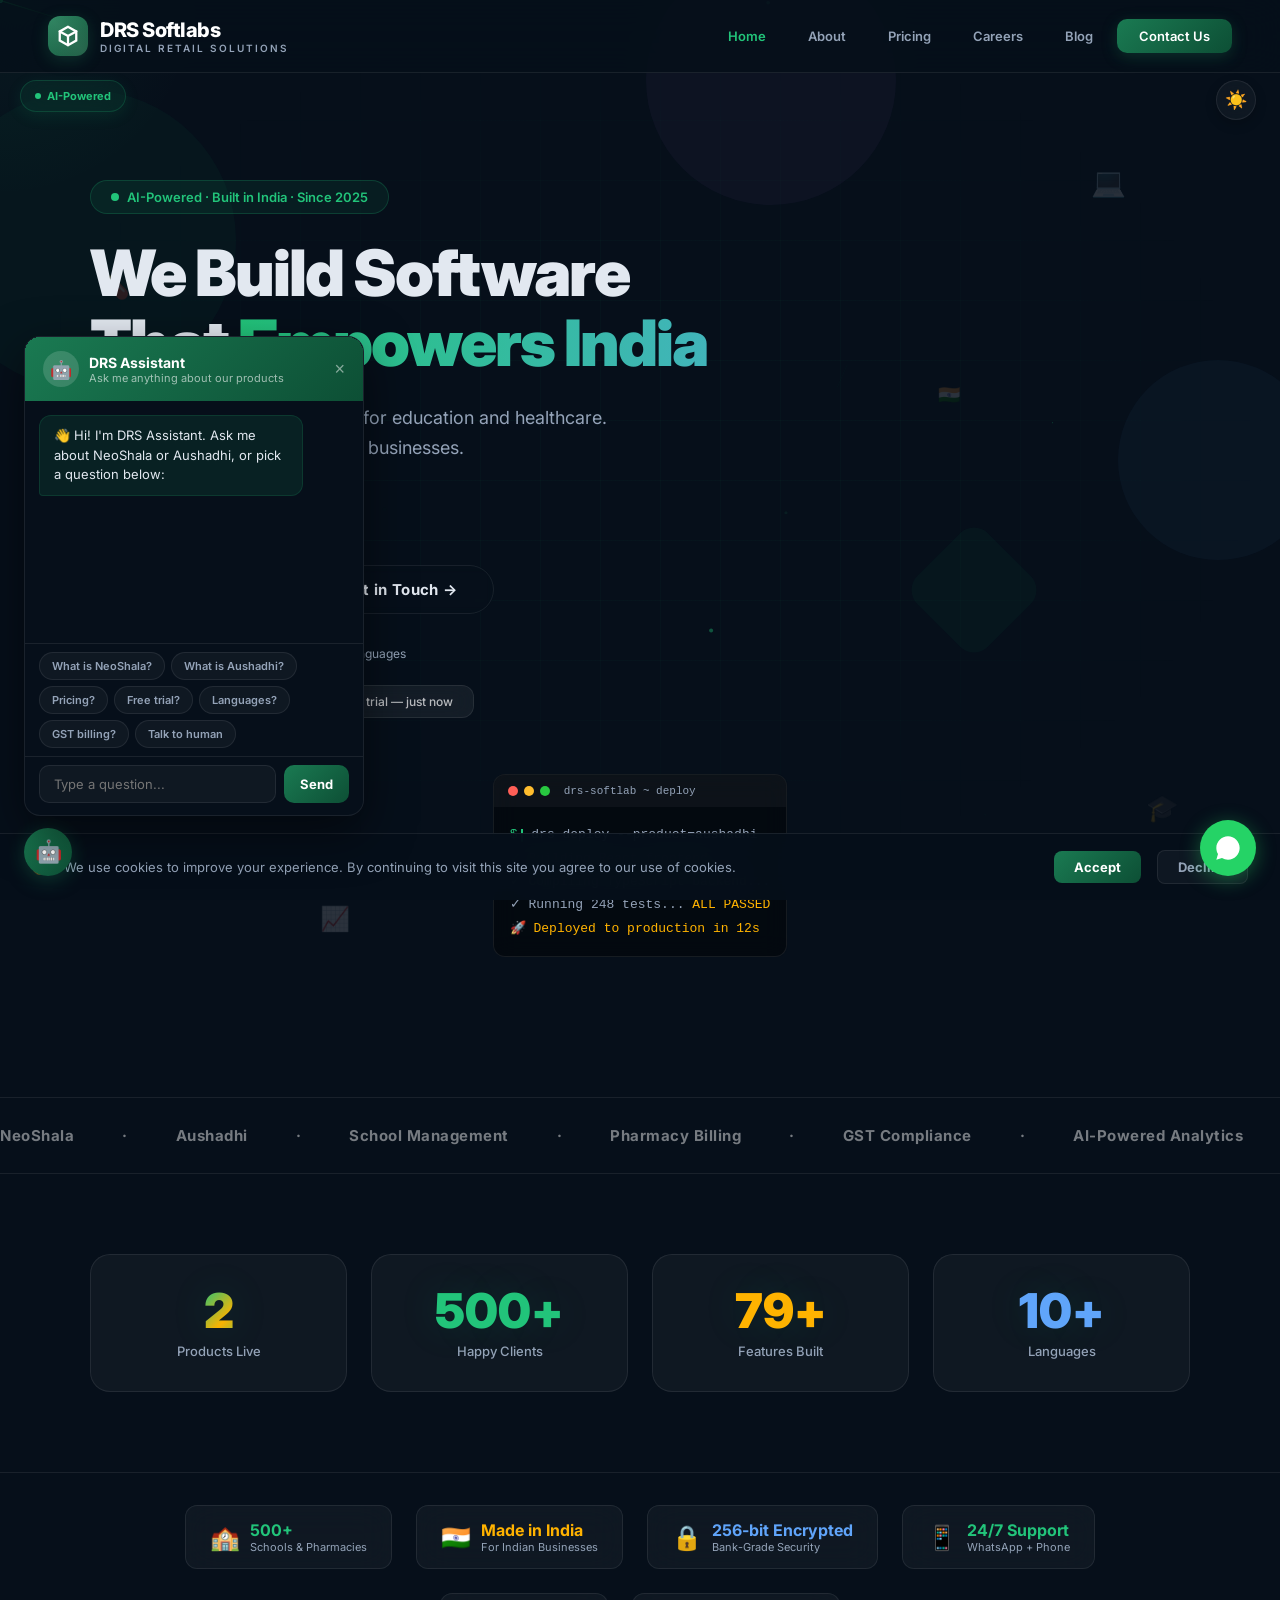
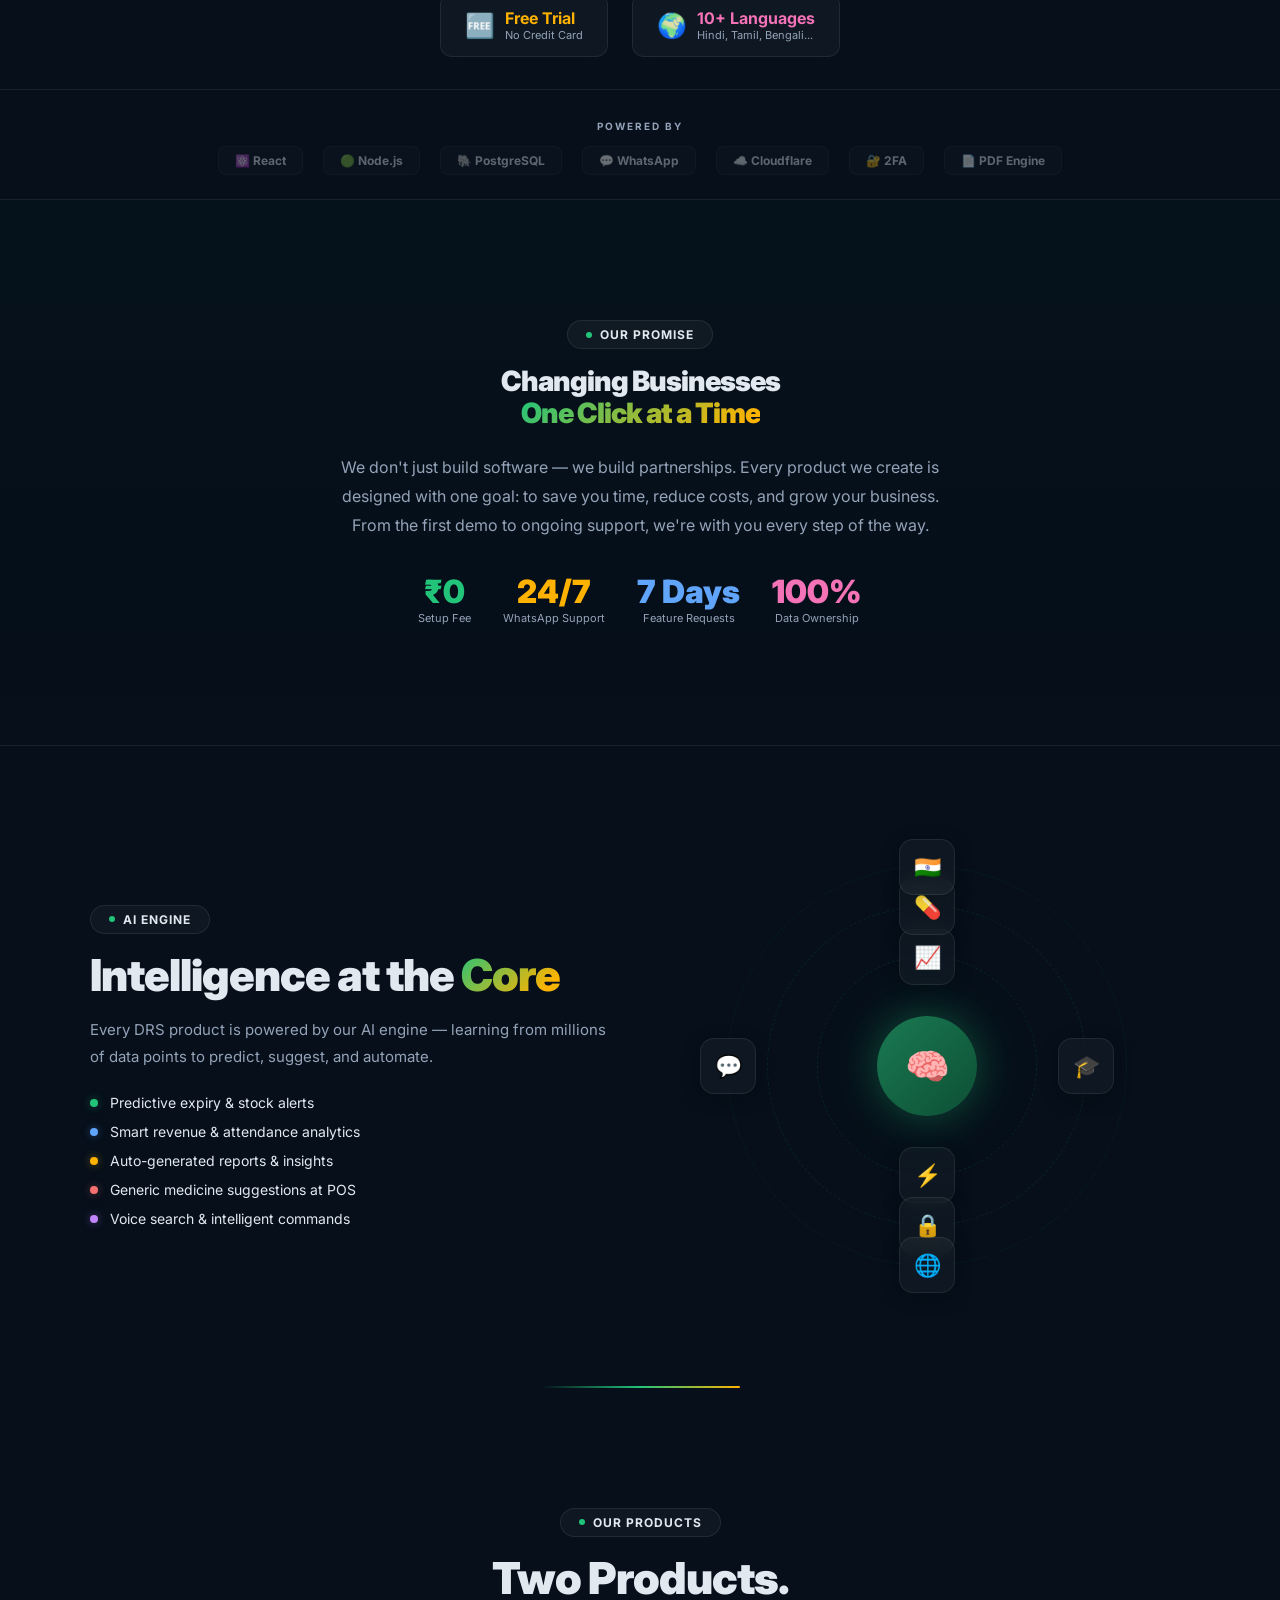
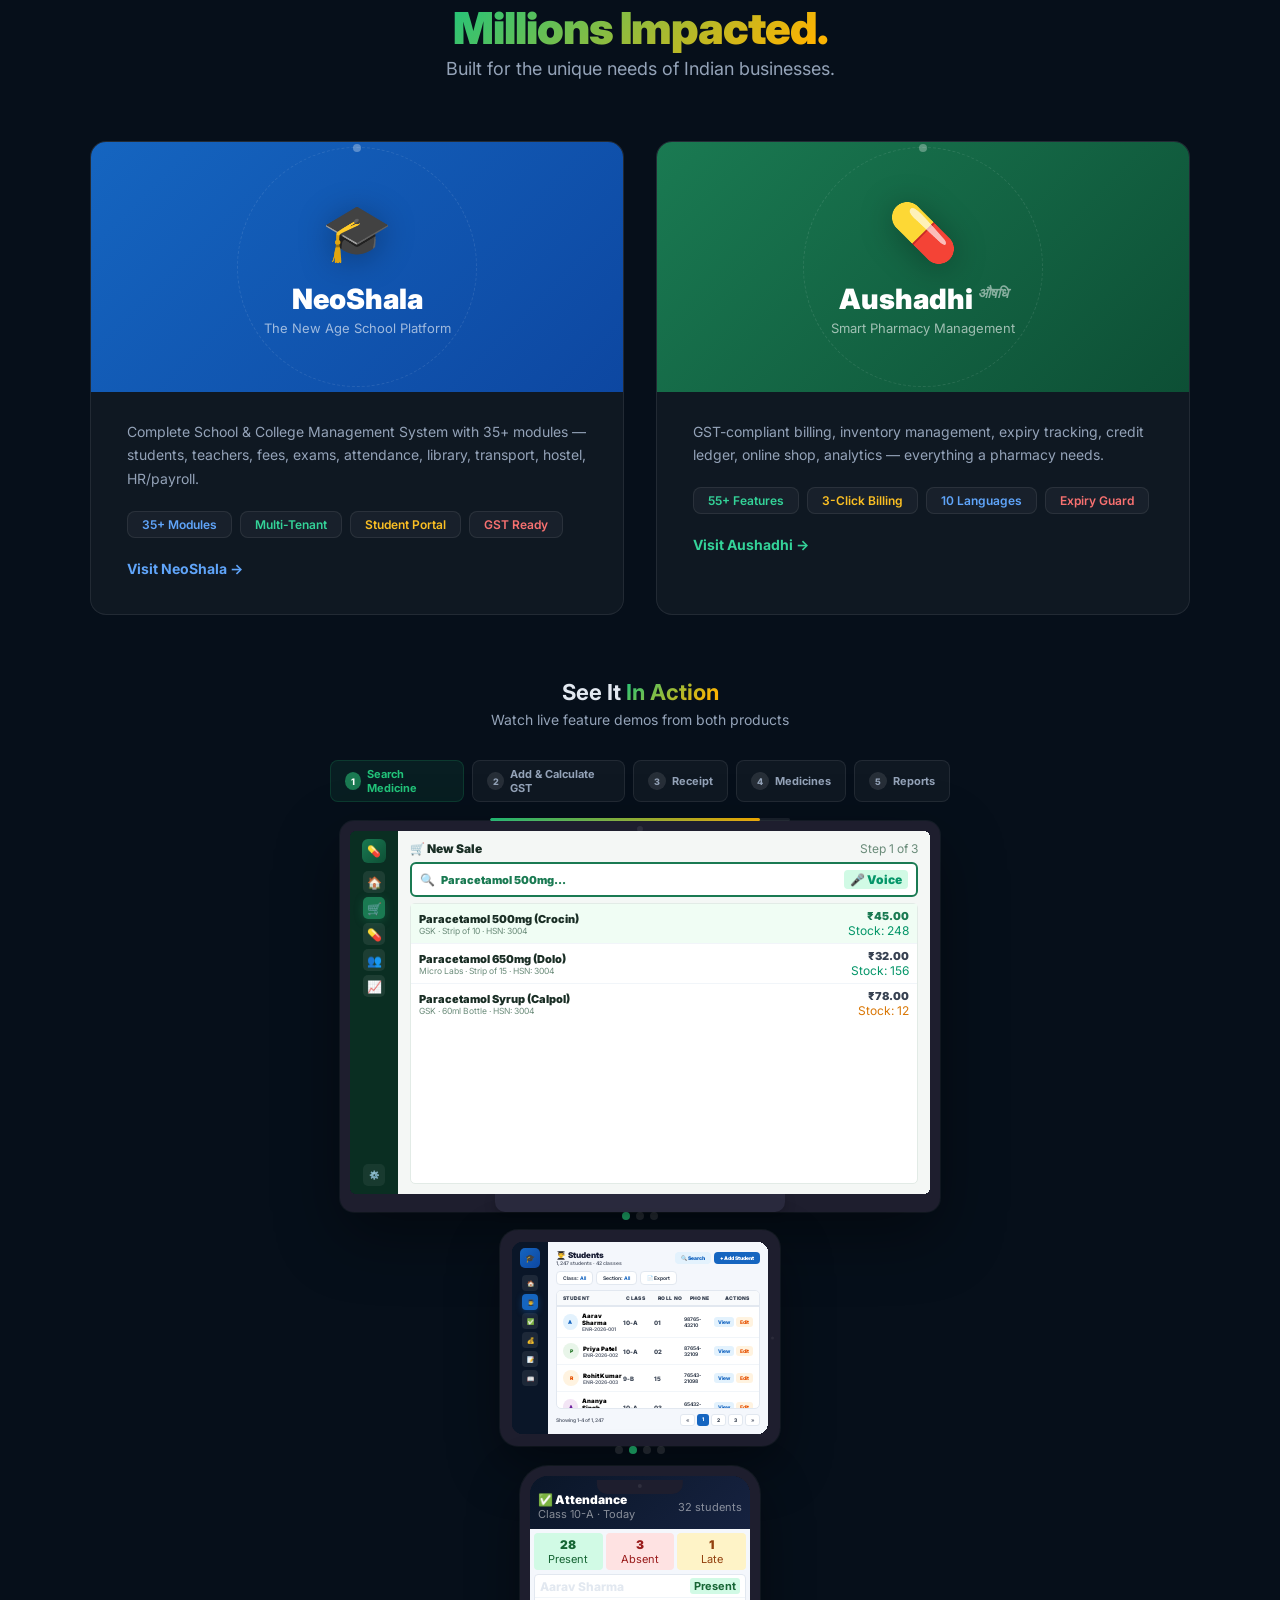
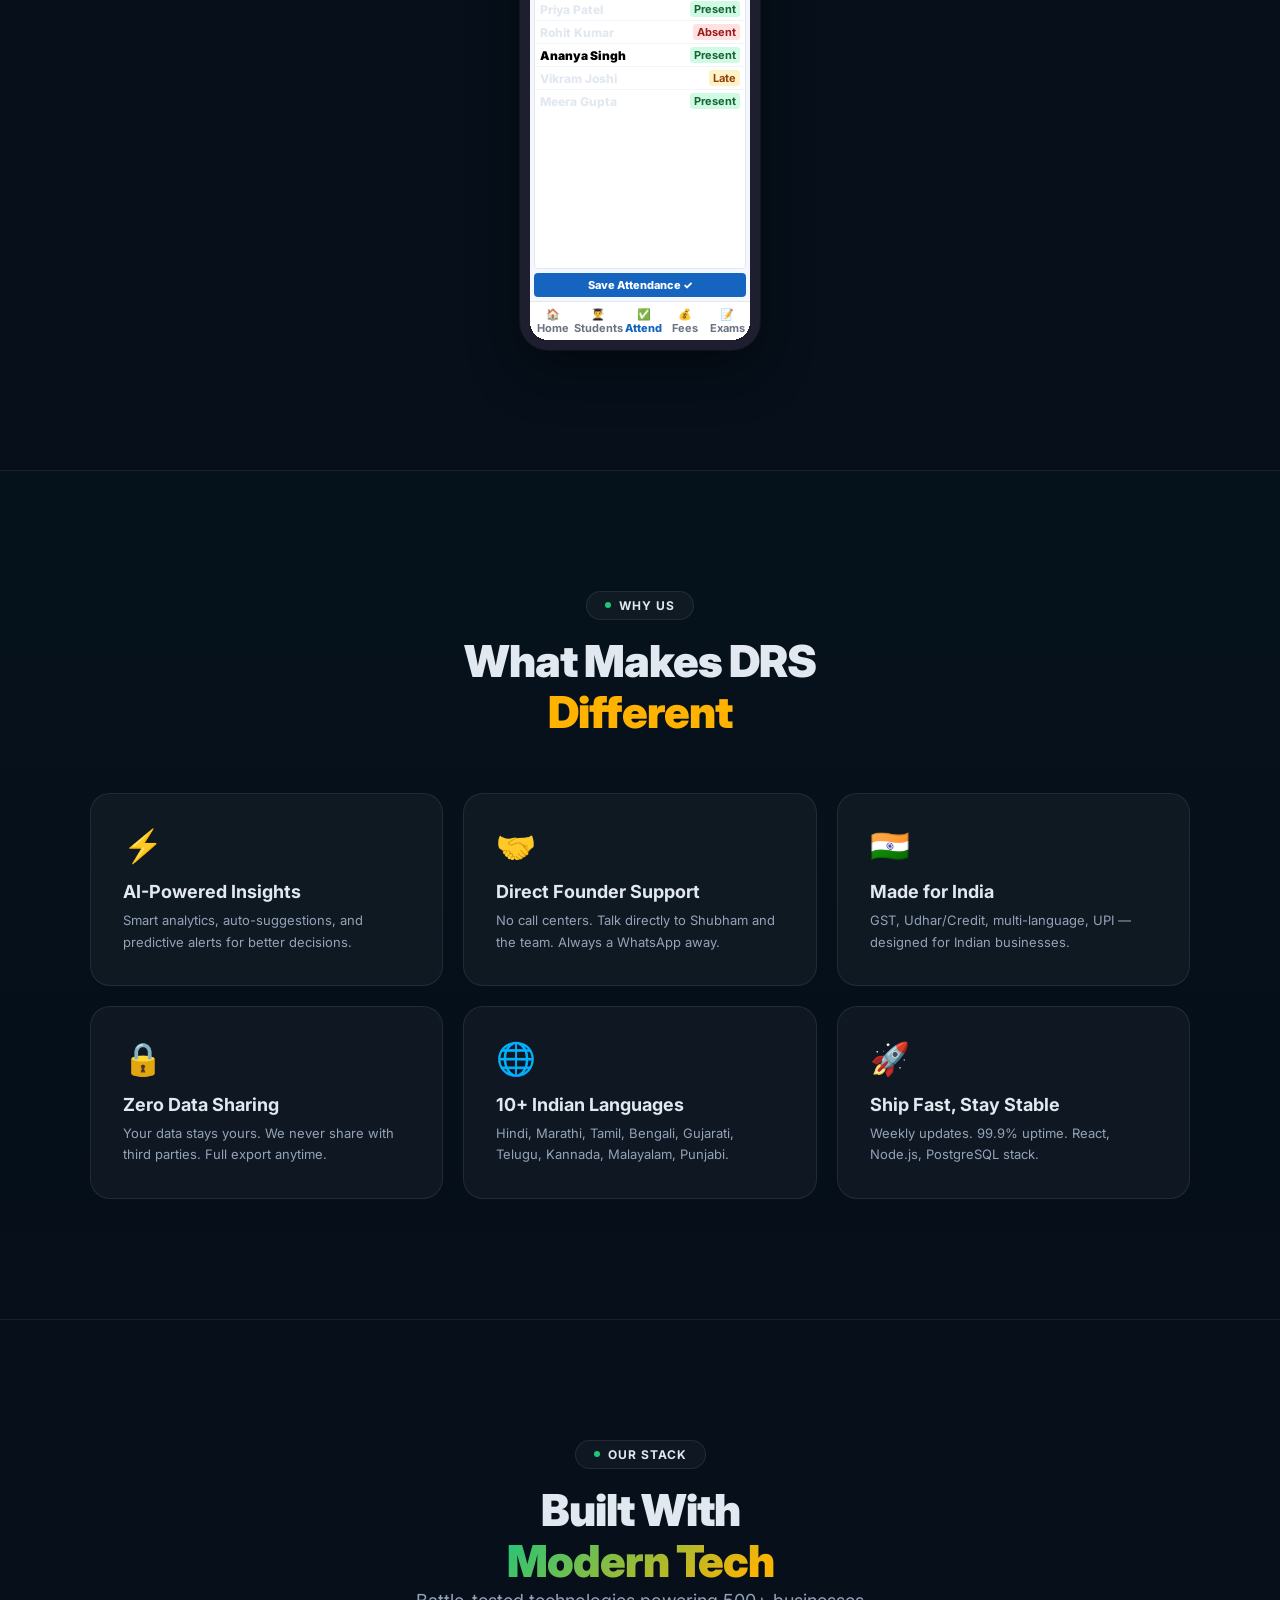
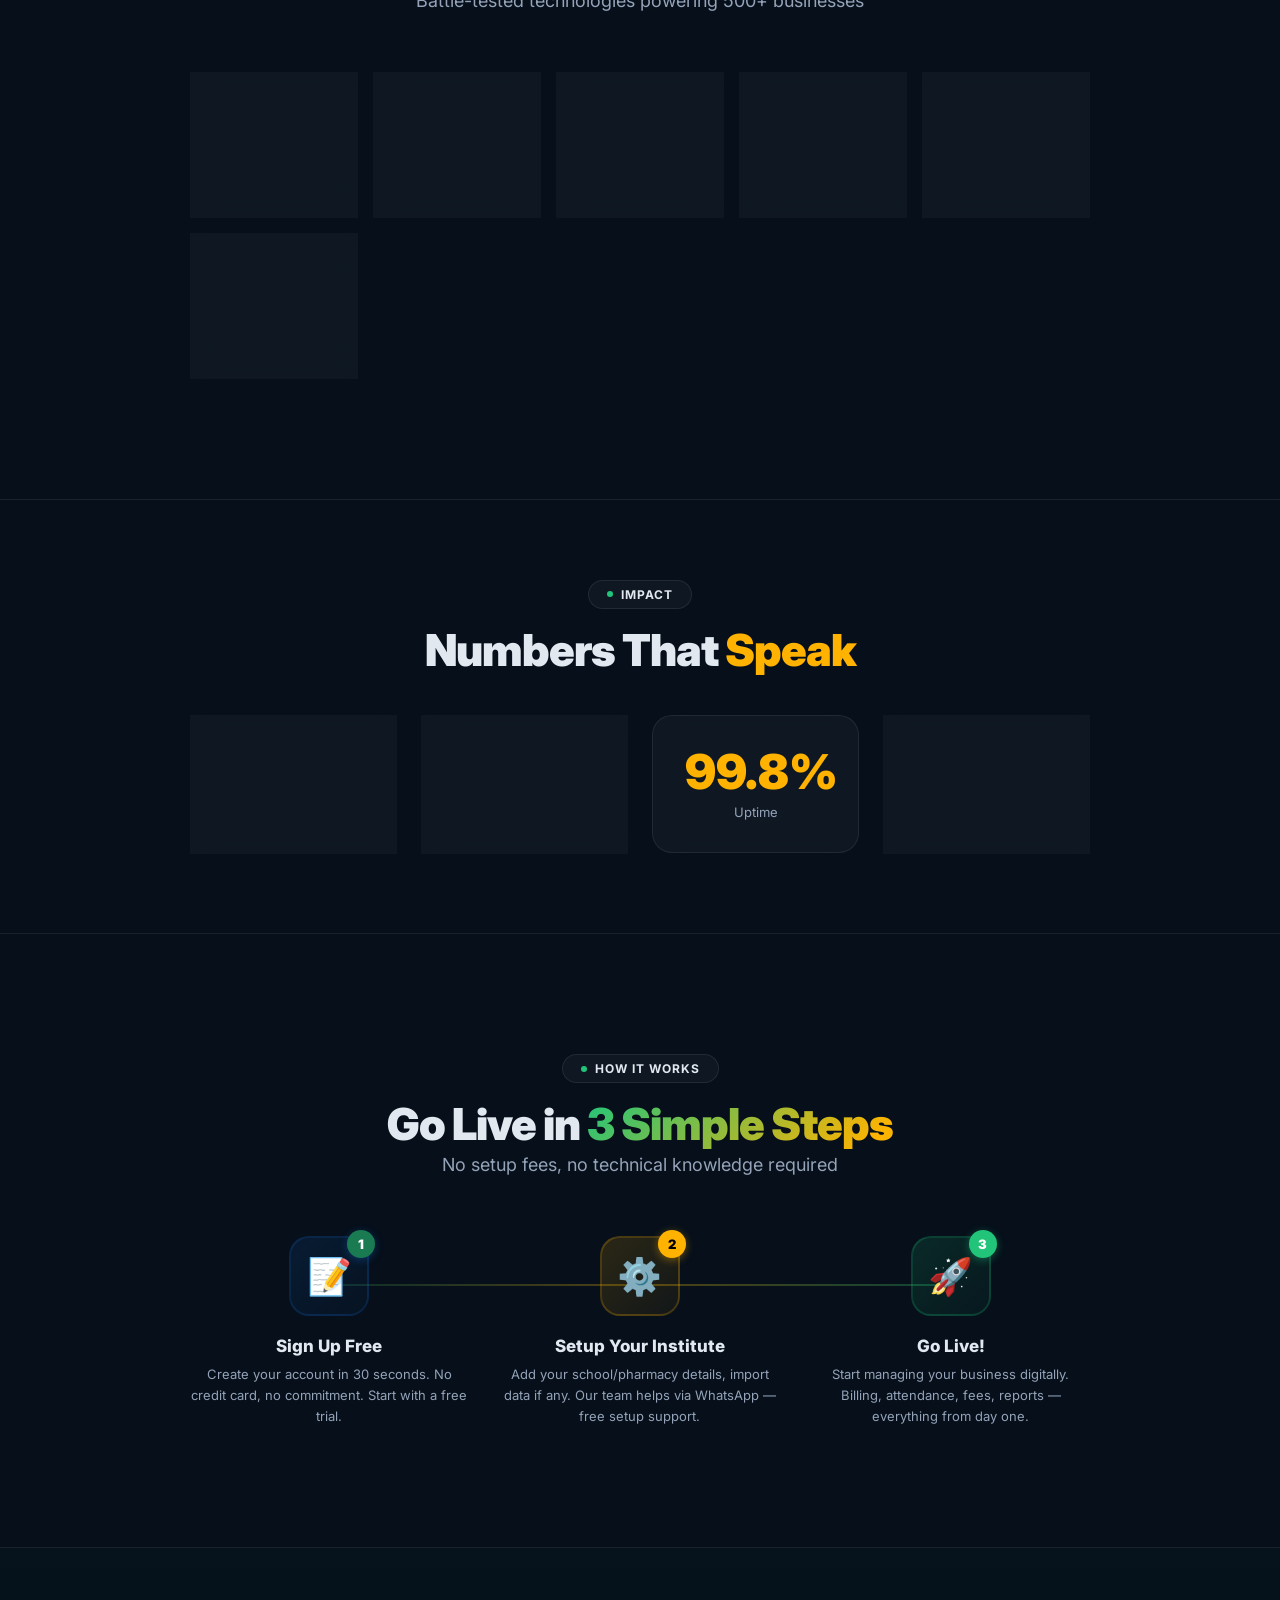
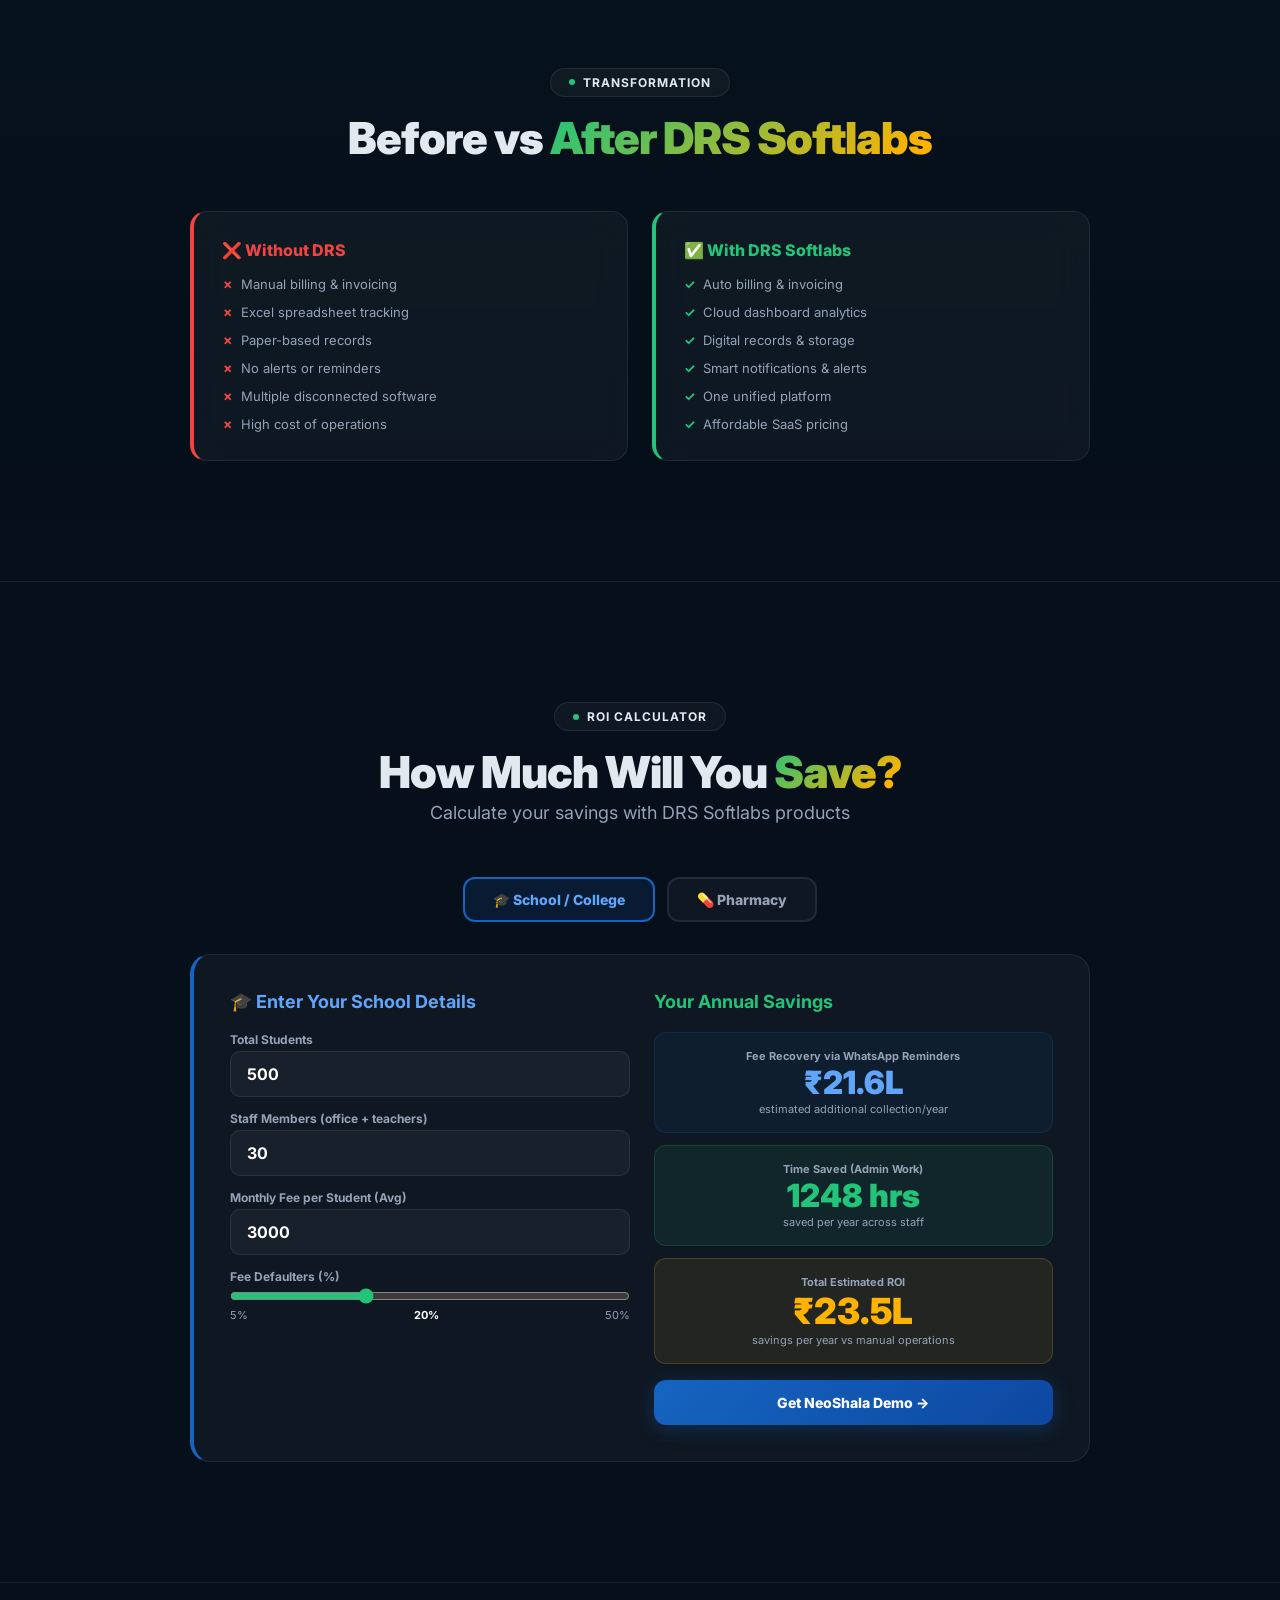
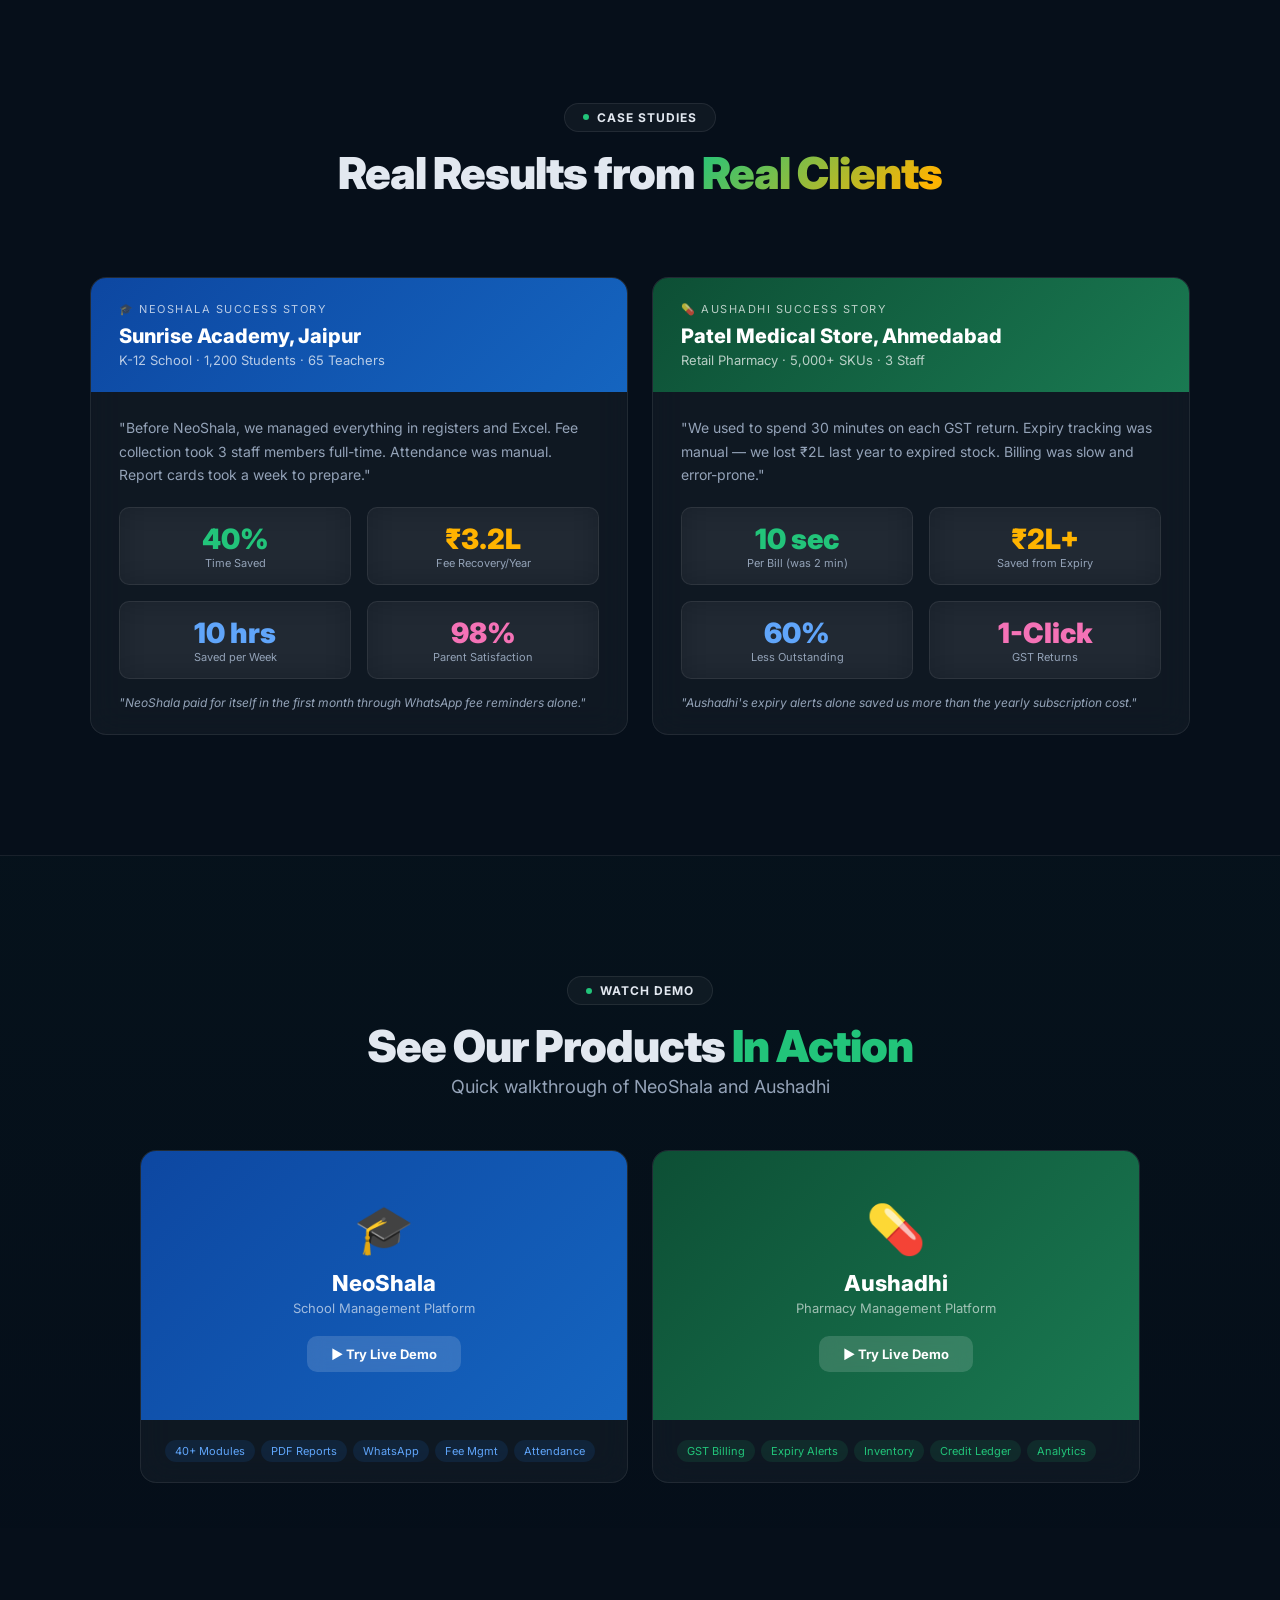
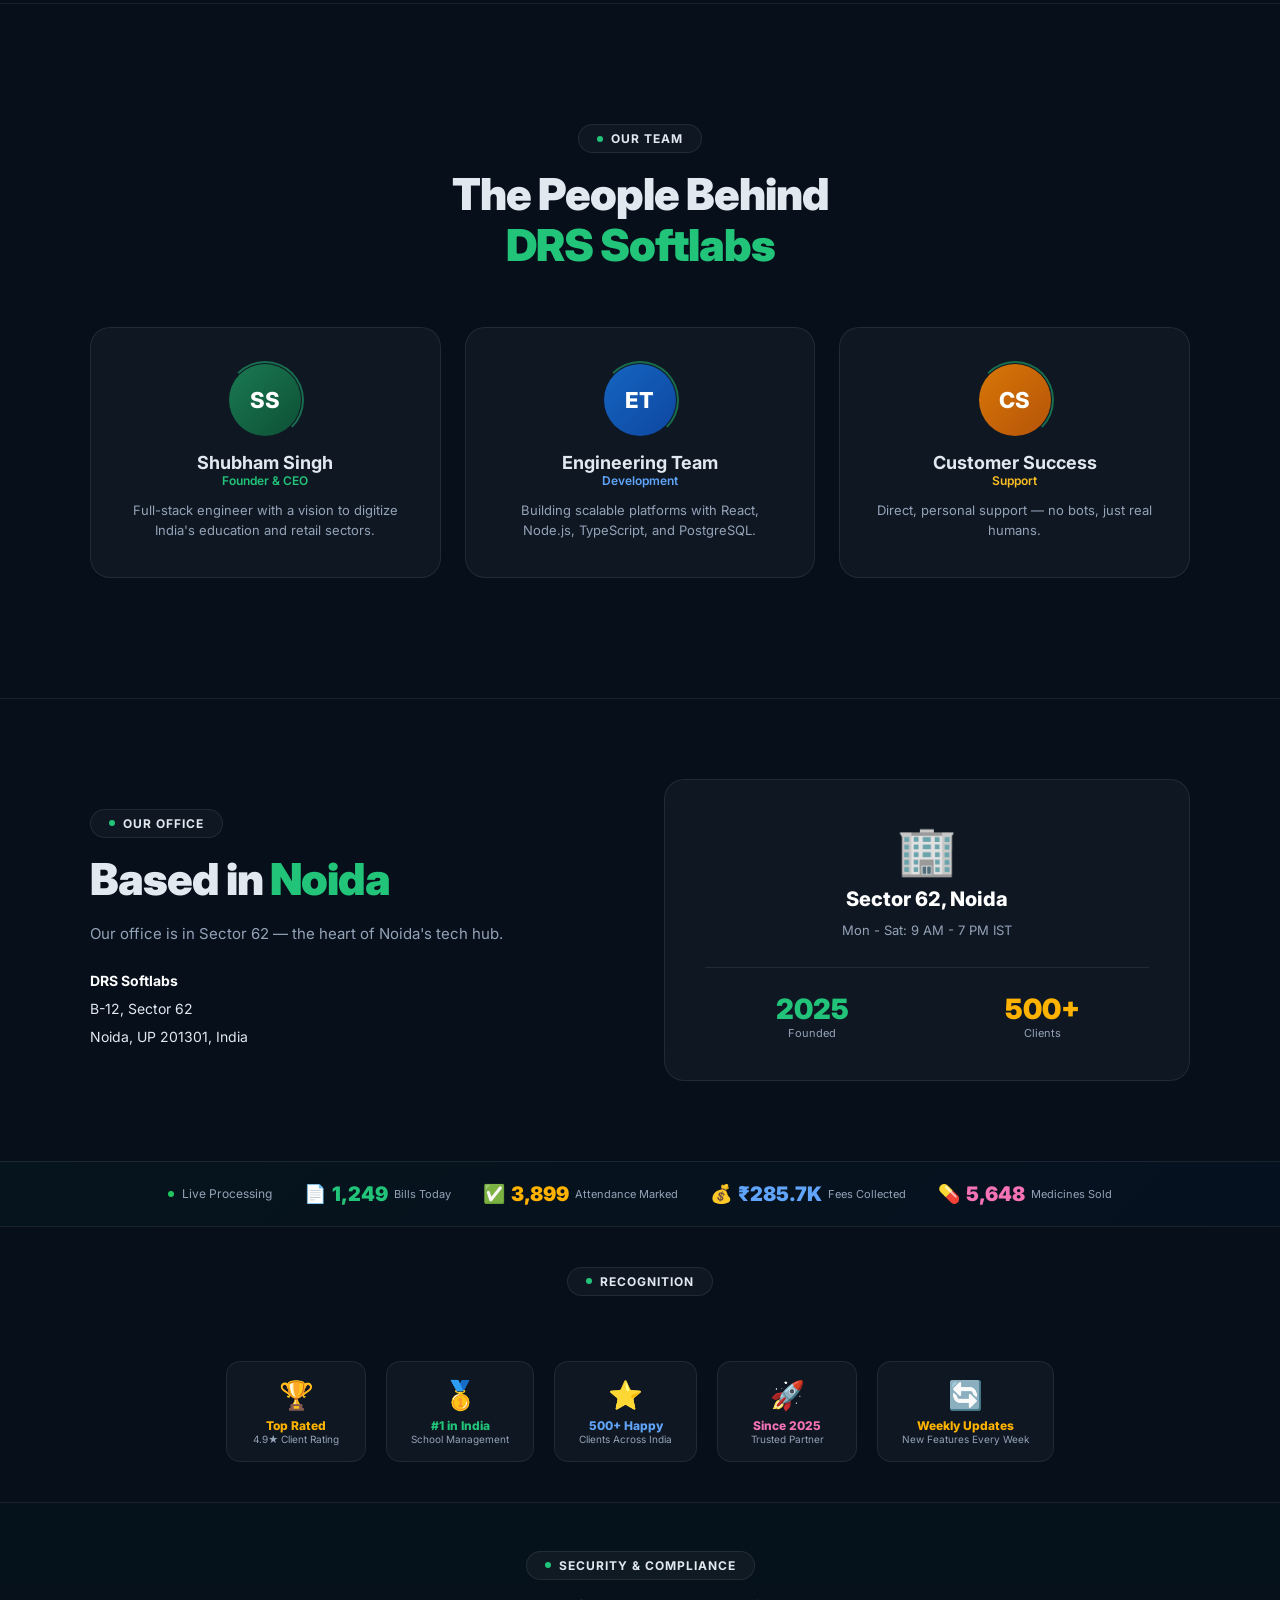
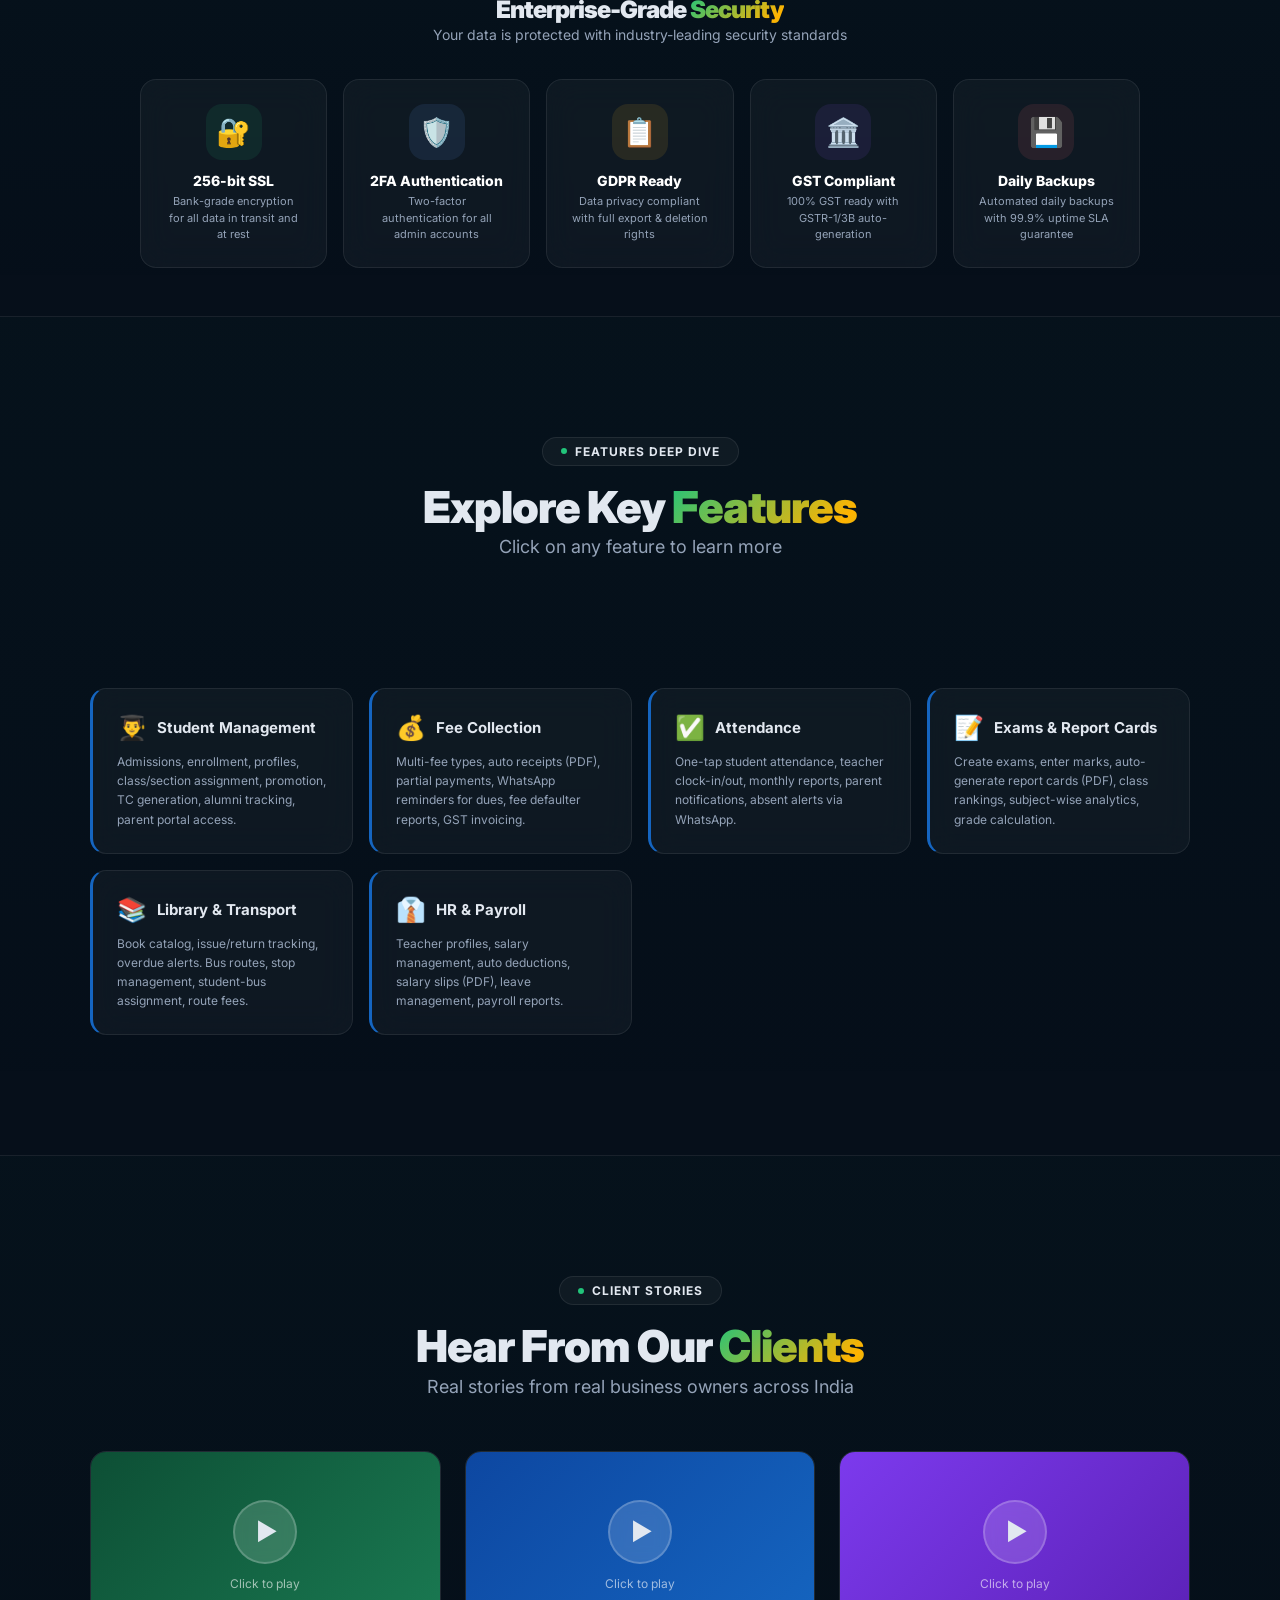
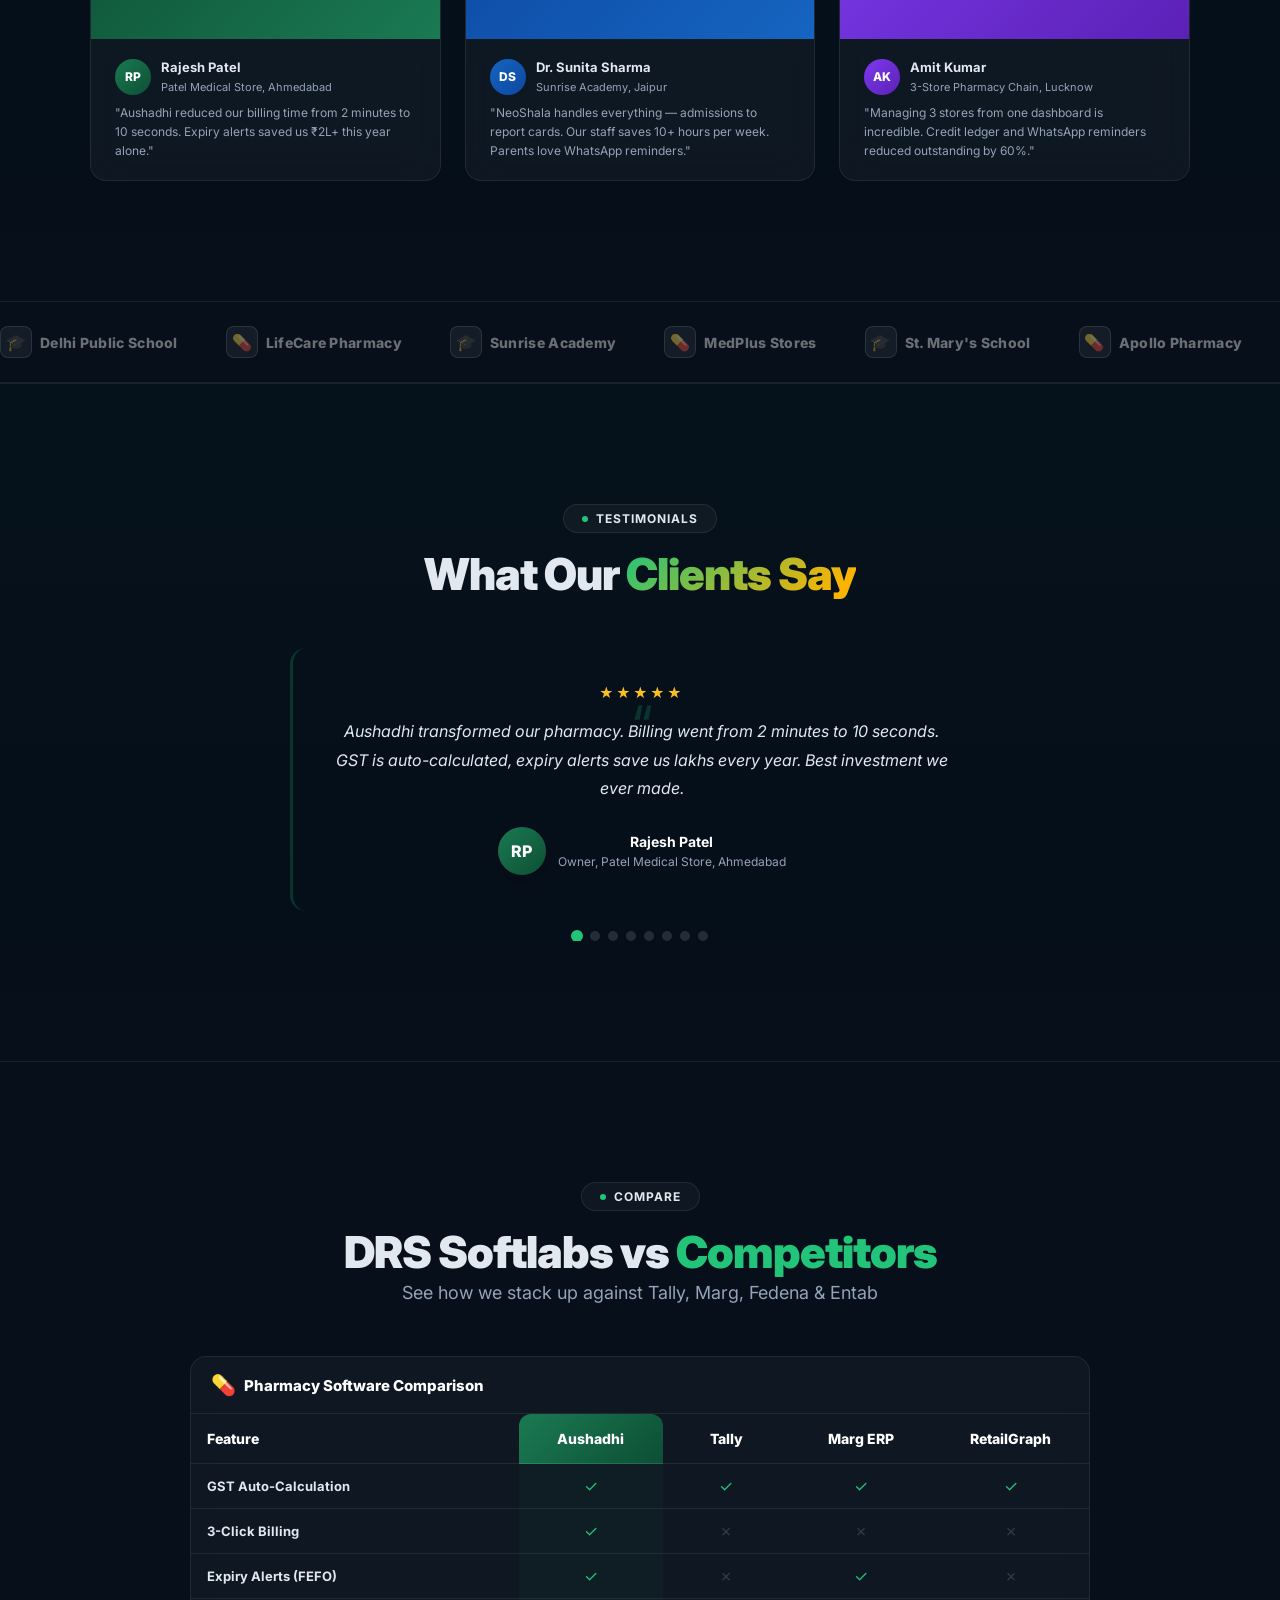
<file: index.html>
<!DOCTYPE html>
<html lang="en">
<head>
  <meta charset="UTF-8" />
  <meta name="viewport" content="width=device-width, initial-scale=1.0" />
  <title>DRS Softlabs | Digital Retail Solutions — AI-Powered Software for India</title>
  <meta name="description" content="DRS Softlabs builds next-generation AI-powered SaaS platforms for Indian businesses. NeoShala for schools, Aushadhi for pharmacies." />
  <!-- Favicon -->
  <link rel="icon" href="data:image/svg+xml,<svg xmlns='http://www.w3.org/2000/svg' viewBox='0 0 32 32'><rect width='32' height='32' rx='8' fill='%231a7a52'/><path d='M16 4L6 9v14l10 5 10-5V9L16 4z' fill='none' stroke='white' stroke-width='2'/><path d='M16 28V14M6 9l10 5 10-5' fill='none' stroke='white' stroke-width='1.5'/></svg>" />
  <!-- Open Graph / Social -->
  <meta property="og:title" content="DRS Softlabs | AI-Powered Software for India" />
  <meta property="og:description" content="Building next-gen SaaS platforms for education and healthcare. NeoShala for schools, Aushadhi for pharmacies." />
  <meta property="og:type" content="website" />
  <meta property="og:url" content="https://drssoftlab.netlify.app" />
  <meta name="twitter:card" content="summary_large_image" />
  <meta name="theme-color" content="#0a1628" />
  
  <link rel="stylesheet" href="styles.css" />
</head>
<body>
  <!-- Preloader Splash -->
  <div class="preloader">
    <div class="preloader-icon">
      <svg width="28" height="28" viewBox="0 0 24 24" fill="none" stroke="#fff" stroke-width="2.5" stroke-linecap="round"><path d="M12 2L3 7v10l9 5 9-5V7l-9-5z"/><path d="M12 22V12"/><path d="M3 7l9 5 9-5"/></svg>
    </div>
    <div class="preloader-bar"><div class="preloader-bar-fill"></div></div>
    <div class="preloader-text">DRS Softlabs</div>
  </div>

  <!-- Scroll Progress Bar -->
  <div class="scroll-progress"></div>

  <canvas id="particles"></canvas>
  <!-- Grid Background -->
  <div class="grid-bg"></div>
  <!-- Floating Shapes -->
  <div class="floating-shapes">
    <div class="floating-shape fs-1"></div>
    <div class="floating-shape fs-2"></div>
    <div class="floating-shape fs-3"></div>
    <div class="floating-shape fs-4"></div>
    <div class="floating-shape fs-5"></div>
  </div>
  <div class="mouse-glow" style="position:fixed;width:400px;height:400px;border-radius:50%;background:radial-gradient(circle,rgba(34,196,122,0.06),transparent 70%);pointer-events:none;z-index:0;transform:translate(-50%,-50%);transition:left 0.1s,top 0.1s"></div>

  <header class="header">
    <a href="index.html" class="logo">
      <div class="logo-icon"><svg width="22" height="22" viewBox="0 0 24 24" fill="none" stroke="#fff" stroke-width="2.5" stroke-linecap="round"><path d="M12 2L3 7v10l9 5 9-5V7l-9-5z"/><path d="M12 22V12"/><path d="M3 7l9 5 9-5"/></svg></div>
      <div><div class="logo-text">DRS Softlabs</div><div class="logo-sub">Digital Retail Solutions</div></div>
    </a>
    <nav class="nav">
      <a href="index.html" class="active">Home</a>
      <a href="about.html">About</a>
      <a href="pricing.html">Pricing</a>
      <a href="careers.html">Careers</a>
      <a href="blog.html">Blog</a>
      <a href="contact.html" class="btn-cta">Contact Us</a>
    </nav>
    <button class="hamburger" aria-label="Menu">
      <svg viewBox="0 0 24 24" fill="none" stroke="currentColor" stroke-width="2.5" stroke-linecap="round"><line x1="3" y1="6" x2="21" y2="6"/><line x1="3" y1="12" x2="21" y2="12"/><line x1="3" y1="18" x2="21" y2="18"/></svg>
    </button>
  </header>

  <!-- Hero -->
  <section class="hero">
    <div class="hero-bg"></div>
    <div class="hero-orb" style="width:500px;height:500px;background:rgba(26,122,82,0.12);top:-100px;right:-100px"></div>
    <div class="hero-orb" style="width:400px;height:400px;background:rgba(21,101,192,0.08);bottom:-100px;left:-100px"></div>
    <!-- Floating emojis in hero -->
    <span class="floating-emoji" style="top:15%;right:12%;animation-delay:0s;font-size:28px">&#128187;</span>
    <span class="floating-emoji" style="top:25%;left:8%;animation-delay:1s;font-size:22px">&#128138;</span>
    <span class="floating-emoji" style="bottom:25%;right:8%;animation-delay:2s;font-size:26px">&#127891;</span>
    <span class="floating-emoji" style="top:60%;left:12%;animation-delay:3s;font-size:20px">&#9889;</span>
    <span class="floating-emoji" style="bottom:15%;left:25%;animation-delay:4s;font-size:24px">&#128200;</span>
    <span class="floating-emoji" style="top:35%;right:25%;animation-delay:1.5s;font-size:18px">&#127470;&#127475;</span>
    <div class="container">
      <div class="ai-badge reveal"><span class="pulse"></span>AI-Powered &middot; Built in India &middot; Since 2025</div>
      <h1 class="reveal reveal-d1">We Build Software<br/>That <span class="gradient-text gradient-text-animated">Empowers India</span></h1>
      <p class="subtitle reveal reveal-d2">
        Next-generation SaaS platforms for education and healthcare. Powered by AI. Trusted by <strong style="color:#fff" data-count="500" data-suffix="+" data-format="">0</strong> businesses.
        <br/><br/>
        <span style="color:var(--primary-light)">We build for&nbsp;</span>
        <span class="typing-text" data-words='["Schools","Pharmacies","Colleges","Hospitals","Coaching Centers","Medical Stores"]' style="color:#fff;font-weight:700;border-right:2px solid var(--primary-light);padding-right:4px"></span>
      </p>
      <div class="hero-cta reveal reveal-d3">
        <a href="#products" class="btn-glow"><span style="position:relative;z-index:1">Explore Products</span></a>
        <a href="contact.html" class="btn-outline">Get in Touch &rarr;</a>
      </div>
      <p class="reveal reveal-d4" style="margin-top:32px;font-size:12px;color:var(--text-muted)">Noida, India &middot; 2 Products &middot; 80+ Features &middot; 10+ Languages</p>

      <!-- Live Activity Feed — shows recent signups -->
      <div class="reveal reveal-d4" style="margin-top:24px;display:inline-flex;align-items:center;gap:10px;background:rgba(255,255,255,0.06);backdrop-filter:blur(12px);padding:8px 20px;border-radius:12px;border:1px solid rgba(255,255,255,0.08)">
        <span class="pulse-dot" style="width:8px;height:8px;border-radius:50%;background:#22c55e;animation:pulse-ring 2s infinite"></span>
        <span id="live-feed" style="font-size:12px;color:rgba(255,255,255,0.7);font-weight:500"></span>
      </div>
      <script>
      (function(){
        const feeds = [
          '🎓 Sunrise Academy, Jaipur signed up for NeoShala',
          '💊 MedPlus Pharmacy, Pune started free trial',
          '🎓 St. Xavier School, Delhi upgraded to Premium',
          '💊 Apollo Pharmacy, Chennai started billing',
          '🎓 DAV Public School, Noida registered',
          '💊 Care Pharmacy, Mumbai added 500 medicines',
          '🎓 Ryan International, Bangalore onboarded 50 teachers',
          '💊 LifeCare Medical, Lucknow generated GSTR-1',
          '🎓 Modern School, Kolkata enabled WhatsApp reminders',
          '💊 Health Plus, Ahmedabad saved ₹1.2L from expiry alerts',
        ];
        let i = 0;
        const el = document.getElementById('live-feed');
        function show() {
          if(!el) return;
          el.style.opacity = '0';
          setTimeout(() => {
            el.textContent = feeds[i % feeds.length] + ' — just now';
            el.style.opacity = '1';
            el.style.transition = 'opacity 0.5s';
            i++;
          }, 300);
        }
        show();
        setInterval(show, 4000);
      })();
      </script>

      <!-- Live Code Terminal -->
      <div class="reveal" style="margin-top:56px;display:flex;justify-content:center">
        <div class="terminal" id="hero-terminal">
          <div class="terminal-bar">
            <div class="terminal-dot" style="background:#ff5f57"></div>
            <div class="terminal-dot" style="background:#ffbd2e"></div>
            <div class="terminal-dot" style="background:#28c840"></div>
            <span style="margin-left:8px;font-size:11px;color:var(--text-muted)">drs-softlab ~ deploy</span>
          </div>
          <div class="terminal-body">
            <div class="terminal-line"><span class="cmd">$</span> drs deploy --product=aushadhi</div>
            <div class="terminal-line"><span class="output">&#10003; Building React frontend...</span></div>
            <div class="terminal-line"><span class="output">&#10003; Compiling TypeScript backend...</span></div>
            <div class="terminal-line"><span class="output">&#10003; Running 248 tests... </span><span class="highlight">ALL PASSED</span></div>
            <div class="terminal-line"><span class="output">&#128640; </span><span class="highlight">Deployed to production in 12s</span></div>
          </div>
        </div>
      </div>
    </div>

    <!-- Orbit Ring -->
    <div class="hero-orbit" style="display:none">
      <div class="hero-orbit-dot"></div>
    </div>
  </section>

  <!-- Marquee -->
  <div class="marquee-wrap" style="position:relative;z-index:1">
    <div class="marquee-track">
      <span class="marquee-item">NeoShala</span><span class="marquee-item">&middot;</span><span class="marquee-item">Aushadhi</span><span class="marquee-item">&middot;</span><span class="marquee-item">School Management</span><span class="marquee-item">&middot;</span><span class="marquee-item">Pharmacy Billing</span><span class="marquee-item">&middot;</span><span class="marquee-item">GST Compliance</span><span class="marquee-item">&middot;</span><span class="marquee-item">AI-Powered Analytics</span><span class="marquee-item">&middot;</span><span class="marquee-item">Made in India</span><span class="marquee-item">&middot;</span><span class="marquee-item">10+ Languages</span><span class="marquee-item">&middot;</span><span class="marquee-item">NeoShala</span><span class="marquee-item">&middot;</span><span class="marquee-item">Aushadhi</span><span class="marquee-item">&middot;</span><span class="marquee-item">School Management</span><span class="marquee-item">&middot;</span><span class="marquee-item">Pharmacy Billing</span><span class="marquee-item">&middot;</span><span class="marquee-item">GST Compliance</span><span class="marquee-item">&middot;</span><span class="marquee-item">AI-Powered Analytics</span><span class="marquee-item">&middot;</span><span class="marquee-item">Made in India</span><span class="marquee-item">&middot;</span><span class="marquee-item">10+ Languages</span>
    </div>
  </div>

  <!-- Stats -->
  <section class="section-sm" style="position:relative;z-index:1">
    <div class="container">
      <div class="stats-grid">
        <div class="stat-card reveal"><div class="stat-value gradient-text" data-count="2" data-suffix="">0</div><div class="stat-label">Products Live</div></div>
        <div class="stat-card reveal reveal-d1"><div class="stat-value" style="color:var(--primary-light)" data-count="500" data-suffix="+">0</div><div class="stat-label">Happy Clients</div></div>
        <div class="stat-card reveal reveal-d2"><div class="stat-value" style="color:var(--gold)" data-count="79" data-suffix="+">0</div><div class="stat-label">Features Built</div></div>
        <div class="stat-card reveal reveal-d3"><div class="stat-value" style="color:#60a5fa" data-count="10" data-suffix="+">0</div><div class="stat-label">Languages</div></div>
      </div>
    </div>
  </section>

  <!-- Trust Badges -->
  <section style="position:relative;z-index:1;padding:32px 0;border-top:1px solid var(--border)">
    <div class="container">
      <div style="display:flex;justify-content:center;flex-wrap:wrap;gap:24px;align-items:center">
        <div class="glass reveal" style="display:flex;align-items:center;gap:10px;padding:14px 24px;border-radius:12px">
          <span style="font-size:24px">🏫</span>
          <div><strong style="color:var(--primary-light)">500+</strong><div style="font-size:11px;color:var(--text-muted)">Schools & Pharmacies</div></div>
        </div>
        <div class="glass reveal reveal-d1" style="display:flex;align-items:center;gap:10px;padding:14px 24px;border-radius:12px">
          <span style="font-size:24px">🇮🇳</span>
          <div><strong style="color:var(--gold)">Made in India</strong><div style="font-size:11px;color:var(--text-muted)">For Indian Businesses</div></div>
        </div>
        <div class="glass reveal reveal-d2" style="display:flex;align-items:center;gap:10px;padding:14px 24px;border-radius:12px">
          <span style="font-size:24px">🔒</span>
          <div><strong style="color:#60a5fa">256-bit Encrypted</strong><div style="font-size:11px;color:var(--text-muted)">Bank-Grade Security</div></div>
        </div>
        <div class="glass reveal" style="display:flex;align-items:center;gap:10px;padding:14px 24px;border-radius:12px">
          <span style="font-size:24px">📱</span>
          <div><strong style="color:var(--primary-light)">24/7 Support</strong><div style="font-size:11px;color:var(--text-muted)">WhatsApp + Phone</div></div>
        </div>
        <div class="glass reveal reveal-d1" style="display:flex;align-items:center;gap:10px;padding:14px 24px;border-radius:12px">
          <span style="font-size:24px">🆓</span>
          <div><strong style="color:var(--gold)">Free Trial</strong><div style="font-size:11px;color:var(--text-muted)">No Credit Card</div></div>
        </div>
        <div class="glass reveal reveal-d2" style="display:flex;align-items:center;gap:10px;padding:14px 24px;border-radius:12px">
          <span style="font-size:24px">🌍</span>
          <div><strong style="color:#f472b6">10+ Languages</strong><div style="font-size:11px;color:var(--text-muted)">Hindi, Tamil, Bengali...</div></div>
        </div>
      </div>
    </div>
  </section>

  <!-- Integration Logos Strip -->
  <section style="padding:24px 0;border-top:1px solid var(--border);position:relative;z-index:1">
    <div class="container">
      <div style="text-align:center;margin-bottom:12px">
        <span style="font-size:10px;font-weight:700;color:var(--text-muted);text-transform:uppercase;letter-spacing:2px">Powered By</span>
      </div>
      <div style="display:flex;justify-content:center;flex-wrap:wrap;gap:20px;align-items:center;opacity:0.4">
        <span class="glass" style="padding:6px 16px;border-radius:8px;font-size:12px;font-weight:700">⚛️ React</span>
        <span class="glass" style="padding:6px 16px;border-radius:8px;font-size:12px;font-weight:700">🟢 Node.js</span>
        <span class="glass" style="padding:6px 16px;border-radius:8px;font-size:12px;font-weight:700">🐘 PostgreSQL</span>
        <span class="glass" style="padding:6px 16px;border-radius:8px;font-size:12px;font-weight:700">💬 WhatsApp</span>
        <span class="glass" style="padding:6px 16px;border-radius:8px;font-size:12px;font-weight:700">☁️ Cloudflare</span>
        <span class="glass" style="padding:6px 16px;border-radius:8px;font-size:12px;font-weight:700">🔐 2FA</span>
        <span class="glass" style="padding:6px 16px;border-radius:8px;font-size:12px;font-weight:700">📄 PDF Engine</span>
      </div>
    </div>
  </section>

  <!-- Our Promise -->
  <section class="section" style="border-top:1px solid var(--border);position:relative;z-index:1">
    <div class="container" style="max-width:800px">
      <div class="text-center">
        <div class="section-tag reveal"><span class="dot"></span> Our Promise</div>
        <h2 class="reveal reveal-d1" style="font-size:28px">Changing Businesses<br/><span class="gradient-text">One Click at a Time</span></h2>
        <p class="subtitle reveal reveal-d2" style="font-size:16px;line-height:1.8;max-width:600px;margin:24px auto">
          We don't just build software — we build partnerships. Every product we create is designed with one goal: to save you time, reduce costs, and grow your business. From the first demo to ongoing support, we're with you every step of the way.
        </p>
        <div class="reveal reveal-d3" style="display:flex;justify-content:center;gap:32px;margin-top:32px;flex-wrap:wrap">
          <div style="text-align:center">
            <div style="font-size:32px;font-weight:900;color:var(--primary-light)">₹0</div>
            <div style="font-size:11px;color:var(--text-muted)">Setup Fee</div>
          </div>
          <div style="text-align:center">
            <div style="font-size:32px;font-weight:900;color:var(--gold)">24/7</div>
            <div style="font-size:11px;color:var(--text-muted)">WhatsApp Support</div>
          </div>
          <div style="text-align:center">
            <div style="font-size:32px;font-weight:900;color:#60a5fa">7 Days</div>
            <div style="font-size:11px;color:var(--text-muted)">Feature Requests</div>
          </div>
          <div style="text-align:center">
            <div style="font-size:32px;font-weight:900;color:#f472b6">100%</div>
            <div style="font-size:11px;color:var(--text-muted)">Data Ownership</div>
          </div>
        </div>
      </div>
    </div>
  </section>

  <!-- AI Orbit Section -->
  <section class="section" style="position:relative;z-index:1;border-top:1px solid var(--border);overflow:hidden">
    <div class="container">
      <div style="display:grid;grid-template-columns:1fr 1fr;gap:48px;align-items:center">
        <div class="reveal">
          <div class="section-tag"><span class="dot"></span> AI Engine</div>
          <h2 style="margin-bottom:16px">Intelligence at the <span class="gradient-text">Core</span></h2>
          <p style="color:var(--text-muted);font-size:15px;line-height:1.8;margin-bottom:24px">
            Every DRS product is powered by our AI engine — learning from millions of data points to predict, suggest, and automate.
          </p>
          <div style="display:flex;flex-direction:column;gap:12px">
            <div style="display:flex;align-items:center;gap:12px;font-size:14px">
              <div style="width:8px;height:8px;border-radius:50%;background:var(--primary-light);box-shadow:0 0 8px rgba(34,196,122,0.4);flex-shrink:0"></div>
              <span>Predictive expiry &amp; stock alerts</span>
            </div>
            <div style="display:flex;align-items:center;gap:12px;font-size:14px">
              <div style="width:8px;height:8px;border-radius:50%;background:#60a5fa;box-shadow:0 0 8px rgba(96,165,250,0.4);flex-shrink:0"></div>
              <span>Smart revenue &amp; attendance analytics</span>
            </div>
            <div style="display:flex;align-items:center;gap:12px;font-size:14px">
              <div style="width:8px;height:8px;border-radius:50%;background:var(--gold);box-shadow:0 0 8px rgba(251,191,36,0.4);flex-shrink:0"></div>
              <span>Auto-generated reports &amp; insights</span>
            </div>
            <div style="display:flex;align-items:center;gap:12px;font-size:14px">
              <div style="width:8px;height:8px;border-radius:50%;background:#f87171;box-shadow:0 0 8px rgba(248,113,113,0.4);flex-shrink:0"></div>
              <span>Generic medicine suggestions at POS</span>
            </div>
            <div style="display:flex;align-items:center;gap:12px;font-size:14px">
              <div style="width:8px;height:8px;border-radius:50%;background:#c084fc;box-shadow:0 0 8px rgba(192,132,252,0.4);flex-shrink:0"></div>
              <span>Voice search &amp; intelligent commands</span>
            </div>
          </div>
        </div>

        <!-- Orbit Visualization -->
        <div class="reveal reveal-d1" style="display:flex;justify-content:center">
          <div class="ai-orbit-wrap">
            <!-- Center Brain -->
            <div class="ai-orbit-center">&#129504;</div>
            <!-- Ring 1 -->
            <div class="ai-orbit-ring ai-orbit-ring-1">
              <div class="ai-orbit-item ai-item-1">&#128200;<div class="ai-orbit-label">Analytics</div></div>
              <div class="ai-orbit-item ai-item-2">&#9889;<div class="ai-orbit-label">Speed</div></div>
            </div>
            <!-- Ring 2 -->
            <div class="ai-orbit-ring ai-orbit-ring-2">
              <div class="ai-orbit-item ai-item-3">&#128138;<div class="ai-orbit-label">Pharmacy</div></div>
              <div class="ai-orbit-item ai-item-4">&#127891;<div class="ai-orbit-label">School</div></div>
              <div class="ai-orbit-item ai-item-5">&#128274;<div class="ai-orbit-label">Security</div></div>
            </div>
            <!-- Ring 3 -->
            <div class="ai-orbit-ring ai-orbit-ring-3">
              <div class="ai-orbit-item ai-item-6">&#127470;&#127475;<div class="ai-orbit-label">India</div></div>
              <div class="ai-orbit-item ai-item-7">&#128172;<div class="ai-orbit-label">WhatsApp</div></div>
              <div class="ai-orbit-item ai-item-8">&#127760;<div class="ai-orbit-label">Languages</div></div>
            </div>
          </div>
        </div>
      </div>
    </div>
  </section>

  <!-- Gradient Divider -->
  <div style="position:relative;z-index:1;padding:0 48px"><div class="gradient-line" style="width:200px"></div></div>

  <!-- Products -->
  <section class="section" id="products">
    <div class="container">
      <div class="text-center" style="margin-bottom:56px">
        <div class="section-tag reveal"><span class="dot"></span> Our Products</div>
        <h2 class="reveal reveal-d1">Two Products.<br/><span class="gradient-text">Millions Impacted.</span></h2>
        <p class="subtitle subtitle-center reveal reveal-d2">Built for the unique needs of Indian businesses.</p>
      </div>
      <div class="products-grid">
        <a class="product-card tilt-card hover-gradient-border reveal" data-link="neoshala" href="#products">
          <div class="product-header" style="background:linear-gradient(135deg,#1565C0,#0D47A1)">
            <div class="orbit-ring"><div class="orbit-dot"></div></div>
            <div class="icon">&#127891;</div><h3>NeoShala</h3><div class="tag-line">The New Age School Platform</div>
          </div>
          <div class="product-body">
            <p>Complete School & College Management System with 35+ modules — students, teachers, fees, exams, attendance, library, transport, hostel, HR/payroll.</p>
            <div class="product-tags"><span style="color:#60a5fa">35+ Modules</span><span style="color:#34d399">Multi-Tenant</span><span style="color:#fbbf24">Student Portal</span><span style="color:#f87171">GST Ready</span></div>
            <div class="product-cta" style="color:#60a5fa">Visit NeoShala &rarr;</div>
          </div>
        </a>
        <a class="product-card tilt-card hover-gradient-border reveal reveal-d1" data-link="aushadhi" href="https://aushadhi-kappa.vercel.app/" target="_blank">
          <div class="product-header" style="background:linear-gradient(135deg,#1a7a52,#0d4f35)">
            <div class="orbit-ring"><div class="orbit-dot" style="animation-duration:10s"></div></div>
            <div class="icon">&#128138;</div><h3>Aushadhi <sup style="font-size:14px;opacity:0.5;font-style:italic">&#x0914;&#x0937;&#x0927;&#x093F;</sup></h3><div class="tag-line">Smart Pharmacy Management</div>
          </div>
          <div class="product-body">
            <p>GST-compliant billing, inventory management, expiry tracking, credit ledger, online shop, analytics — everything a pharmacy needs.</p>
            <div class="product-tags"><span style="color:#34d399">55+ Features</span><span style="color:#fbbf24">3-Click Billing</span><span style="color:#60a5fa">10 Languages</span><span style="color:#f87171">Expiry Guard</span></div>
            <div class="product-cta" style="color:#34d399">Visit Aushadhi &rarr;</div>
          </div>
        </a>
      </div>

      <!-- Device Mockups — Sliding Feature Demo -->
      <div class="reveal" style="margin-top:64px" id="demo-section">
        <div class="text-center" style="margin-bottom:32px">
          <h3 style="font-size:22px;margin-bottom:6px">See It <span class="gradient-text">In Action</span></h3>
          <p style="color:var(--text-muted);font-size:14px">Watch live feature demos from both products</p>
        </div>
        <div style="display:flex;align-items:flex-end;justify-content:center;gap:32px;flex-wrap:wrap">

          <!-- LAPTOP — Aushadhi 3-Step Billing Slideshow -->
          <div style="flex:1;max-width:620px">
            <!-- Step indicators -->
            <div style="display:flex;justify-content:center;gap:8px;margin-bottom:16px">
              <div class="demo-step-dot active" data-step="0" style="display:flex;align-items:center;gap:6px;padding:6px 14px;border-radius:8px;font-size:11px;font-weight:700;cursor:pointer;transition:all 0.3s;background:rgba(26,122,82,0.15);border:1px solid rgba(26,122,82,0.3);color:var(--primary-light)">
                <span style="width:18px;height:18px;border-radius:50%;background:var(--primary);color:#fff;display:flex;align-items:center;justify-content:center;font-size:9px;font-weight:800">1</span> Search Medicine
              </div>
              <div class="demo-step-dot" data-step="1" style="display:flex;align-items:center;gap:6px;padding:6px 14px;border-radius:8px;font-size:11px;font-weight:700;cursor:pointer;transition:all 0.3s;background:var(--glass);border:1px solid var(--glass-border);color:var(--text-muted)">
                <span style="width:18px;height:18px;border-radius:50%;background:rgba(255,255,255,0.1);color:var(--text-muted);display:flex;align-items:center;justify-content:center;font-size:9px;font-weight:800">2</span> Add &amp; Calculate GST
              </div>
              <div class="demo-step-dot" data-step="2" style="display:flex;align-items:center;gap:6px;padding:6px 14px;border-radius:8px;font-size:11px;font-weight:700;cursor:pointer;transition:all 0.3s;background:var(--glass);border:1px solid var(--glass-border);color:var(--text-muted)">
                <span style="width:18px;height:18px;border-radius:50%;background:rgba(255,255,255,0.1);color:var(--text-muted);display:flex;align-items:center;justify-content:center;font-size:9px;font-weight:800">3</span> Receipt
              </div>
              <div class="demo-step-dot" data-step="3" style="display:flex;align-items:center;gap:6px;padding:6px 14px;border-radius:8px;font-size:11px;font-weight:700;cursor:pointer;transition:all 0.3s;background:var(--glass);border:1px solid var(--glass-border);color:var(--text-muted)">
                <span style="width:18px;height:18px;border-radius:50%;background:rgba(255,255,255,0.1);color:var(--text-muted);display:flex;align-items:center;justify-content:center;font-size:9px;font-weight:800">4</span> Medicines
              </div>
              <div class="demo-step-dot" data-step="4" style="display:flex;align-items:center;gap:6px;padding:6px 14px;border-radius:8px;font-size:11px;font-weight:700;cursor:pointer;transition:all 0.3s;background:var(--glass);border:1px solid var(--glass-border);color:var(--text-muted)">
                <span style="width:18px;height:18px;border-radius:50%;background:rgba(255,255,255,0.1);color:var(--text-muted);display:flex;align-items:center;justify-content:center;font-size:9px;font-weight:800">5</span> Reports
              </div>
            </div>
            <!-- Laptop progress bar -->
            <div class="slide-progress" style="max-width:300px;margin:0 auto"><div class="slide-progress-fill" id="laptop-progress"></div></div>
            <div class="device-laptop">
            <div class="device-screen">
              <!-- Slide container -->
              <div id="laptop-slides" style="position:relative;width:100%;height:100%;overflow:hidden">

                <!-- SLIDE 1: Search Medicine -->
                <div class="laptop-slide" style="position:absolute;inset:0;transition:opacity 0.5s,transform 0.5s;opacity:1;background:#f4f7f5;display:flex;font-family:Inter,sans-serif">
                  <div style="width:48px;background:#0a2e22;display:flex;flex-direction:column;align-items:center;padding:8px 0;gap:4px;flex-shrink:0"><div style="width:24px;height:24px;background:linear-gradient(135deg,#1a7a52,#0d4f35);border-radius:6px;margin-bottom:4px;font-size:11px;display:flex;align-items:center;justify-content:center">&#128138;</div><div style="width:22px;height:22px;background:rgba(255,255,255,0.08);border-radius:5px;display:flex;align-items:center;justify-content:center;font-size:12px" title="Dashboard">&#127968;</div><div style="width:22px;height:22px;background:#1a7a52;border-radius:5px;display:flex;align-items:center;justify-content:center;font-size:12px;box-shadow:0 2px 8px rgba(26,122,82,0.4)" title="New Sale">&#128722;</div><div style="width:22px;height:22px;background:rgba(255,255,255,0.08);border-radius:5px;display:flex;align-items:center;justify-content:center;font-size:12px" title="Medicines">&#128138;</div><div style="width:22px;height:22px;background:rgba(255,255,255,0.08);border-radius:5px;display:flex;align-items:center;justify-content:center;font-size:12px" title="Customers">&#128101;</div><div style="width:22px;height:22px;background:rgba(255,255,255,0.08);border-radius:5px;display:flex;align-items:center;justify-content:center;font-size:12px" title="Reports">&#128200;</div><div style="flex:1"></div><div style="width:22px;height:22px;background:rgba(255,255,255,0.06);border-radius:5px;display:flex;align-items:center;justify-content:center;font-size:8.5px" title="Settings">&#9881;&#65039;</div></div>
                  <div style="flex:1;padding:10px 12px;display:flex;flex-direction:column;gap:6px">
                    <div style="display:flex;justify-content:space-between;align-items:center">
                      <div style="font-size:12px;font-weight:900;color:#1a2e25">&#128722; New Sale</div>
                      <div style="font-size:12px;color:#6b8c7a">Step 1 of 3</div>
                    </div>
                    <!-- Search bar -->
                    <div style="background:#fff;border:2px solid #1a7a52;border-radius:6px;padding:6px 8px;display:flex;align-items:center;gap:6px">
                      <div style="font-size:12px">&#128269;</div>
                      <div style="font-size:11px;color:#1a7a52;font-weight:900">Paracetamol 500mg...</div>
                      <div style="margin-left:auto;font-size:12px;background:#d1fae5;color:#059669;padding:2px 6px;border-radius:4px;font-weight:900">&#127908; Voice</div>
                    </div>
                    <!-- Search results -->
                    <div style="background:#fff;border-radius:5px;border:1px solid #e2ebe6;flex:1">
                      <div style="padding:5px 8px;border-bottom:1px solid #f1f5f9;display:flex;justify-content:space-between;align-items:center;background:#f0fdf4">
                        <div><div style="font-size:11px;font-weight:900;color:#1a2e25">Paracetamol 500mg (Crocin)</div><div style="font-size:8.5px;color:#6b8c7a">GSK &middot; Strip of 10 &middot; HSN: 3004</div></div>
                        <div style="text-align:right"><div style="font-size:11px;font-weight:900;color:#1a7a52">&#8377;45.00</div><div style="font-size:12px;color:#059669">Stock: 248</div></div>
                      </div>
                      <div style="padding:5px 8px;border-bottom:1px solid #f1f5f9;display:flex;justify-content:space-between;align-items:center">
                        <div><div style="font-size:11px;font-weight:900;color:#1a2e25">Paracetamol 650mg (Dolo)</div><div style="font-size:8.5px;color:#6b8c7a">Micro Labs &middot; Strip of 15 &middot; HSN: 3004</div></div>
                        <div style="text-align:right"><div style="font-size:11px;font-weight:900;color:#374151">&#8377;32.00</div><div style="font-size:12px;color:#059669">Stock: 156</div></div>
                      </div>
                      <div style="padding:5px 8px;display:flex;justify-content:space-between;align-items:center">
                        <div><div style="font-size:11px;font-weight:900;color:#1a2e25">Paracetamol Syrup (Calpol)</div><div style="font-size:8.5px;color:#6b8c7a">GSK &middot; 60ml Bottle &middot; HSN: 3004</div></div>
                        <div style="text-align:right"><div style="font-size:11px;font-weight:900;color:#374151">&#8377;78.00</div><div style="font-size:12px;color:#d97706">Stock: 12</div></div>
                      </div>
                    </div>
                  </div>
                </div>

                <!-- SLIDE 2: Cart + GST Calculation -->
                <div class="laptop-slide" style="position:absolute;inset:0;transition:opacity 0.5s,transform 0.5s;opacity:0;transform:translateX(30px);background:#f4f7f5;display:flex;font-family:Inter,sans-serif">
                  <div style="width:48px;background:#0a2e22;display:flex;flex-direction:column;align-items:center;padding:8px 0;gap:4px;flex-shrink:0"><div style="width:24px;height:24px;background:linear-gradient(135deg,#1a7a52,#0d4f35);border-radius:6px;margin-bottom:4px;font-size:11px;display:flex;align-items:center;justify-content:center">&#128138;</div><div style="width:22px;height:22px;background:rgba(255,255,255,0.08);border-radius:5px;display:flex;align-items:center;justify-content:center;font-size:12px" title="Dashboard">&#127968;</div><div style="width:22px;height:22px;background:#1a7a52;border-radius:5px;display:flex;align-items:center;justify-content:center;font-size:12px;box-shadow:0 2px 8px rgba(26,122,82,0.4)" title="New Sale">&#128722;</div><div style="width:22px;height:22px;background:rgba(255,255,255,0.08);border-radius:5px;display:flex;align-items:center;justify-content:center;font-size:12px" title="Medicines">&#128138;</div><div style="width:22px;height:22px;background:rgba(255,255,255,0.08);border-radius:5px;display:flex;align-items:center;justify-content:center;font-size:12px" title="Customers">&#128101;</div><div style="width:22px;height:22px;background:rgba(255,255,255,0.08);border-radius:5px;display:flex;align-items:center;justify-content:center;font-size:12px" title="Reports">&#128200;</div><div style="flex:1"></div><div style="width:22px;height:22px;background:rgba(255,255,255,0.06);border-radius:5px;display:flex;align-items:center;justify-content:center;font-size:8.5px" title="Settings">&#9881;&#65039;</div></div>
                  <div style="flex:1;padding:10px 12px;display:flex;gap:8px">
                    <!-- Items Table (left) -->
                    <div style="flex:2;display:flex;flex-direction:column;gap:4px">
                      <div style="display:flex;justify-content:space-between;align-items:center">
                        <div style="font-size:12px;font-weight:900;color:#1a2e25">&#128722; New Sale — POS</div>
                        <div style="display:flex;gap:3px">
                          <div style="background:#E8F5E9;color:#2E7D32;font-size:11px;font-weight:900;padding:2px 5px;border-radius:3px">Walk-in Customer</div>
                          <div style="background:#E3F2FD;color:#1565C0;font-size:11px;font-weight:900;padding:2px 5px;border-radius:3px">Cash</div>
                        </div>
                      </div>
                      <!-- Items with columns -->
                      <div style="background:#fff;border-radius:5px;border:1px solid #e2ebe6;flex:1;overflow:hidden">
                        <div style="display:flex;padding:4px 6px;border-bottom:2px solid #d1d9d4;font-size:11px;font-weight:900;color:#374151;text-transform:uppercase;gap:2px;background:#f8faf9;letter-spacing:0.3px">
                          <div style="flex:3">Medicine</div><div style="flex:1;text-align:center">Qty</div><div style="flex:1;text-align:center">MRP</div><div style="flex:1;text-align:center">GST</div><div style="flex:1;text-align:right">Amount</div><div style="width:12px"></div>
                        </div>
                        <div style="display:flex;padding:5px 6px;border-bottom:1px solid #f1f5f9;font-size:8.5px;align-items:center;gap:2px;background:#f0fdf4">
                          <div style="flex:3"><div style="font-weight:900;color:#1a2e25">Paracetamol 500mg</div><div style="font-size:8.5px;color:#059669;font-weight:900">GSK &middot; B2026-A1 &middot; Exp: Dec 27</div></div>
                          <div style="flex:1;text-align:center"><div style="background:#e2ebe6;border-radius:3px;padding:2px 5px;font-weight:900;color:#1a2e25">2</div></div>
                          <div style="flex:1;text-align:center;font-weight:900;color:#374151">&#8377;45</div>
                          <div style="flex:1;text-align:center;font-size:11px;color:#059669;font-weight:900">5%</div>
                          <div style="flex:1;text-align:right;font-weight:900;color:#1a2e25">&#8377;90</div>
                          <div style="width:12px;text-align:center;font-size:8.5px;color:#dc2626;font-weight:900">&#215;</div>
                        </div>
                        <div style="display:flex;padding:5px 6px;border-bottom:1px solid #f1f5f9;font-size:8.5px;align-items:center;gap:2px">
                          <div style="flex:3"><div style="font-weight:900;color:#1a2e25">Amoxicillin 250mg</div><div style="font-size:8.5px;color:#059669;font-weight:900">Cipla &middot; C2026-K8 &middot; Exp: Mar 28</div></div>
                          <div style="flex:1;text-align:center"><div style="background:#e2ebe6;border-radius:3px;padding:2px 5px;font-weight:900;color:#1a2e25">1</div></div>
                          <div style="flex:1;text-align:center;font-weight:900;color:#374151">&#8377;125</div>
                          <div style="flex:1;text-align:center;font-size:11px;color:#059669;font-weight:900">12%</div>
                          <div style="flex:1;text-align:right;font-weight:900;color:#1a2e25">&#8377;125</div>
                          <div style="width:12px;text-align:center;font-size:8.5px;color:#dc2626;font-weight:900">&#215;</div>
                        </div>
                        <div style="display:flex;padding:5px 6px;font-size:8.5px;align-items:center;gap:2px">
                          <div style="flex:3"><div style="font-weight:900;color:#1a2e25">Cetirizine 10mg</div><div style="font-size:8.5px;color:#059669;font-weight:900">Sun Pharma &middot; S2025-P3 &middot; Exp: Jan 28</div></div>
                          <div style="flex:1;text-align:center"><div style="background:#e2ebe6;border-radius:3px;padding:2px 5px;font-weight:900;color:#1a2e25">3</div></div>
                          <div style="flex:1;text-align:center;font-weight:900;color:#374151">&#8377;15</div>
                          <div style="flex:1;text-align:center;font-size:11px;color:#059669;font-weight:900">5%</div>
                          <div style="flex:1;text-align:right;font-weight:900;color:#1a2e25">&#8377;45</div>
                          <div style="width:12px;text-align:center;font-size:8.5px;color:#dc2626;font-weight:900">&#215;</div>
                        </div>
                      </div>
                    </div>
                    <!-- Order Summary (right sidebar) -->
                    <div style="flex:1;background:#fff;border-radius:5px;border:1px solid #e2ebe6;padding:6px 8px;display:flex;flex-direction:column;gap:2px">
                      <div style="font-size:8.5px;font-weight:900;color:#1a2e25;margin-bottom:4px;display:flex;align-items:center;gap:3px">&#128203; Order Summary</div>
                      <div style="display:flex;justify-content:space-between;font-size:8.5px;padding:1px 0"><span style="color:#374151;font-weight:900">Items (3)</span><span style="font-weight:900;color:#1a2e25">&#8377;260.00</span></div>
                      <div style="display:flex;justify-content:space-between;font-size:8.5px;padding:1px 0"><span style="color:#374151;font-weight:900">CGST</span><span style="font-weight:900;color:#1a2e25">&#8377;6.50</span></div>
                      <div style="display:flex;justify-content:space-between;font-size:8.5px;padding:1px 0"><span style="color:#374151;font-weight:900">SGST</span><span style="font-weight:900;color:#1a2e25">&#8377;6.50</span></div>
                      <div style="display:flex;justify-content:space-between;font-size:8.5px;padding:1px 0"><span style="color:#374151;font-weight:900">Discount (5%)</span><span style="color:#dc2626;font-weight:900">-&#8377;13.00</span></div>
                      <div style="border-top:2px solid #1a7a52;padding-top:4px;margin-top:4px;display:flex;justify-content:space-between;font-size:12px;font-weight:900">
                        <span style="color:#1a2e25">Total</span><span style="color:#1a7a52">&#8377;260.00</span>
                      </div>
                      <div style="font-size:8.5px;color:#059669;font-weight:900;margin-top:2px">GST: &#8377;13.00 (CGST: &#8377;6.50 + SGST: &#8377;6.50)</div>
                      <!-- Payment Method -->
                      <div style="margin-top:auto;display:flex;flex-direction:column;gap:3px">
                        <div style="font-size:11px;font-weight:900;color:#1a2e25">Payment Method</div>
                        <div style="display:flex;gap:3px">
                          <div style="flex:1;background:#d1fae5;border:1.5px solid #1a7a52;border-radius:4px;padding:3px;text-align:center;font-size:11px;font-weight:900;color:#1a7a52">Cash</div>
                          <div style="flex:1;background:#fff;border:1.5px solid #e2ebe6;border-radius:4px;padding:3px;text-align:center;font-size:11px;font-weight:900;color:#9ca3af">UPI</div>
                          <div style="flex:1;background:#fff;border:1.5px solid #e2ebe6;border-radius:4px;padding:3px;text-align:center;font-size:11px;font-weight:900;color:#9ca3af">Card</div>
                          <div style="flex:1;background:#fff;border:1.5px solid #e2ebe6;border-radius:4px;padding:3px;text-align:center;font-size:11px;font-weight:900;color:#9ca3af">Udhar</div>
                        </div>
                        <div style="background:linear-gradient(135deg,#1a7a52,#0d4f35);border-radius:5px;padding:6px;text-align:center;color:#fff;font-size:11px;font-weight:900;box-shadow:0 3px 10px rgba(26,122,82,0.4)">&#9889; Generate Bill</div>
                      </div>
                    </div>
                  </div>
                </div>

                <!-- SLIDE 3: Receipt Generated -->
                <div class="laptop-slide" style="position:absolute;inset:0;transition:opacity 0.5s,transform 0.5s;opacity:0;transform:translateX(30px);background:#f4f7f5;display:flex;font-family:Inter,sans-serif">
                  <div style="width:48px;background:#0a2e22;display:flex;flex-direction:column;align-items:center;padding:8px 0;gap:4px;flex-shrink:0"><div style="width:24px;height:24px;background:linear-gradient(135deg,#1a7a52,#0d4f35);border-radius:6px;margin-bottom:4px;font-size:11px;display:flex;align-items:center;justify-content:center">&#128138;</div><div style="width:22px;height:22px;background:rgba(255,255,255,0.08);border-radius:5px;display:flex;align-items:center;justify-content:center;font-size:12px" title="Dashboard">&#127968;</div><div style="width:22px;height:22px;background:#1a7a52;border-radius:5px;display:flex;align-items:center;justify-content:center;font-size:12px;box-shadow:0 2px 8px rgba(26,122,82,0.4)" title="New Sale">&#128722;</div><div style="width:22px;height:22px;background:rgba(255,255,255,0.08);border-radius:5px;display:flex;align-items:center;justify-content:center;font-size:12px" title="Medicines">&#128138;</div><div style="width:22px;height:22px;background:rgba(255,255,255,0.08);border-radius:5px;display:flex;align-items:center;justify-content:center;font-size:12px" title="Customers">&#128101;</div><div style="width:22px;height:22px;background:rgba(255,255,255,0.08);border-radius:5px;display:flex;align-items:center;justify-content:center;font-size:12px" title="Reports">&#128200;</div><div style="flex:1"></div><div style="width:22px;height:22px;background:rgba(255,255,255,0.06);border-radius:5px;display:flex;align-items:center;justify-content:center;font-size:8.5px" title="Settings">&#9881;&#65039;</div></div>
                  <div style="flex:1;display:flex;align-items:center;justify-content:center;padding:10px">
                    <div style="background:#fff;border-radius:6px;border:1px solid #e2ebe6;padding:10px 14px;width:60%;max-width:200px;text-align:center">
                      <div style="font-size:14px;margin-bottom:4px">&#9989;</div>
                      <div style="font-size:8.5px;font-weight:900;color:#059669;margin-bottom:2px">Bill Generated!</div>
                      <div style="font-size:12px;color:#6b8c7a;margin-bottom:6px">Invoice #INV-2026-04821</div>
                      <div style="border-top:1px dashed #e2ebe6;padding-top:5px;margin-bottom:4px">
                        <div style="font-size:11px;font-weight:900;color:#1a2e25">Aushadhi Medical Store</div>
                        <div style="font-size:12px;color:#374151;font-weight:900">GSTIN: 09AABCD1234E1Z5</div>
                      </div>
                      <div style="text-align:left;font-size:8.5px;color:#374151;line-height:1.8">
                        Paracetamol 500mg x2 — &#8377;90<br/>Amoxicillin 250mg x1 — &#8377;125<br/>Cetirizine 10mg x3 — &#8377;45
                      </div>
                      <div style="border-top:1px dashed #e2ebe6;margin-top:4px;padding-top:4px">
                        <div style="font-size:8.5px;font-weight:900;color:#1a7a52">Total: &#8377;260.00</div>
                        <div style="font-size:8.5px;color:#6b8c7a">CGST: &#8377;6.50 + SGST: &#8377;6.50</div>
                      </div>
                      <div style="display:flex;gap:4px;margin-top:6px">
                        <div style="flex:1;background:#1a7a52;border-radius:3px;padding:3px;color:#fff;font-size:11px;font-weight:900">&#128424; Print</div>
                        <div style="flex:1;background:#25D366;border-radius:3px;padding:3px;color:#fff;font-size:11px;font-weight:900">&#128172; WhatsApp</div>
                      </div>
                    </div>
                  </div>
                </div>
              </div>
            </div>

                <!-- SLIDE 4: Medicines Inventory -->
                <div class="laptop-slide" style="position:absolute;inset:0;opacity:0;transform:translateX(30px);background:#f4f7f5;display:flex;font-family:Inter,sans-serif">
                  <div style="width:48px;background:#0a2e22;display:flex;flex-direction:column;align-items:center;padding:8px 0;gap:4px;flex-shrink:0"><div style="width:24px;height:24px;background:linear-gradient(135deg,#1a7a52,#0d4f35);border-radius:6px;margin-bottom:4px;font-size:11px;display:flex;align-items:center;justify-content:center">&#128138;</div><div style="width:22px;height:22px;background:rgba(255,255,255,0.08);border-radius:5px;display:flex;align-items:center;justify-content:center;font-size:12px" title="Dashboard">&#127968;</div><div style="width:22px;height:22px;background:rgba(255,255,255,0.08);border-radius:5px;display:flex;align-items:center;justify-content:center;font-size:12px" title="New Sale">&#128722;</div><div style="width:22px;height:22px;background:#1a7a52;border-radius:5px;display:flex;align-items:center;justify-content:center;font-size:12px;box-shadow:0 2px 8px rgba(26,122,82,0.4)" title="Medicines">&#128138;</div><div style="width:22px;height:22px;background:rgba(255,255,255,0.08);border-radius:5px;display:flex;align-items:center;justify-content:center;font-size:12px" title="Customers">&#128101;</div><div style="width:22px;height:22px;background:rgba(255,255,255,0.08);border-radius:5px;display:flex;align-items:center;justify-content:center;font-size:12px" title="Reports">&#128200;</div><div style="flex:1"></div><div style="width:22px;height:22px;background:rgba(255,255,255,0.06);border-radius:5px;display:flex;align-items:center;justify-content:center;font-size:8.5px" title="Settings">&#9881;&#65039;</div></div>
                  <div style="flex:1;padding:10px 12px;display:flex;flex-direction:column;gap:6px">
                    <div style="display:flex;justify-content:space-between;align-items:center">
                      <div style="font-size:12px;font-weight:900;color:#1a2e25">&#128138; Medicines</div>
                      <div style="display:flex;gap:4px"><div style="background:#d1fae5;color:#059669;font-size:11px;font-weight:900;padding:3px 6px;border-radius:4px">2,847 items</div><div style="background:#1a7a52;color:#fff;font-size:11px;font-weight:900;padding:3px 6px;border-radius:4px">+ Add</div></div>
                    </div>
                    <div style="background:#fff;border:1.5px solid #1a7a52;border-radius:5px;padding:5px 8px;display:flex;align-items:center;gap:4px"><span style="font-size:8.5px">&#128269;</span><span style="font-size:11px;color:#1a7a52;font-weight:900">Search medicines, generic names...</span></div>
                    <div style="background:#fff;border-radius:5px;border:1px solid #e2ebe6;flex:1;overflow:hidden">
                      <div style="display:flex;padding:4px 6px;border-bottom:2px solid #e2ebe6;font-size:11px;font-weight:900;color:#374151;text-transform:uppercase"><div style="flex:2">Medicine</div><div style="flex:1">Type</div><div style="flex:1">Stock</div><div style="flex:1">Price</div><div style="flex:1">Expiry</div></div>
                      <div style="display:flex;padding:4px 6px;border-bottom:1px solid #f1f5f9;font-size:8.5px"><div style="flex:2"><b style="color:#1a2e25">Paracetamol 500mg</b><div style="font-size:12px;color:#6b8c7a;font-weight:900">GSK</div></div><div style="flex:1"><span style="background:#d1fae5;color:#166534;padding:1px 3px;border-radius:2px;font-size:12px;font-weight:900">Tab</span></div><div style="flex:1;font-weight:900;color:#059669">248</div><div style="flex:1;font-weight:900;color:#1a2e25">&#8377;45</div><div style="flex:1;font-size:8.5px;color:#059669;font-weight:900">Dec 27</div></div>
                      <div style="display:flex;padding:4px 6px;border-bottom:1px solid #f1f5f9;font-size:8.5px"><div style="flex:2"><b style="color:#1a2e25">Amoxicillin 250mg</b><div style="font-size:12px;color:#6b8c7a;font-weight:900">Cipla</div></div><div style="flex:1"><span style="background:#dbeafe;color:#1e40af;padding:1px 3px;border-radius:2px;font-size:12px;font-weight:900">Cap</span></div><div style="flex:1;font-weight:900;color:#059669">156</div><div style="flex:1;font-weight:900;color:#1a2e25">&#8377;125</div><div style="flex:1;font-size:8.5px;color:#059669;font-weight:900">Mar 28</div></div>
                      <div style="display:flex;padding:4px 6px;border-bottom:1px solid #f1f5f9;font-size:8.5px"><div style="flex:2"><b style="color:#1a2e25">Calpol Syrup 60ml</b><div style="font-size:12px;color:#6b8c7a;font-weight:900">GSK</div></div><div style="flex:1"><span style="background:#fef3c7;color:#92400e;padding:1px 3px;border-radius:2px;font-size:12px;font-weight:900">Syr</span></div><div style="flex:1;font-weight:900;color:#d97706">12</div><div style="flex:1;font-weight:900;color:#1a2e25">&#8377;78</div><div style="flex:1;font-size:8.5px;color:#dc2626;font-weight:900">Apr 26 &#9888;</div></div>
                      <div style="display:flex;padding:4px 6px;font-size:8.5px"><div style="flex:2"><b style="color:#1a2e25">Omeprazole 20mg</b><div style="font-size:12px;color:#6b8c7a;font-weight:900">Sun Pharma</div></div><div style="flex:1"><span style="background:#d1fae5;color:#166534;padding:1px 3px;border-radius:2px;font-size:12px;font-weight:900">Cap</span></div><div style="flex:1;font-weight:900;color:#059669">89</div><div style="flex:1;font-weight:900;color:#1a2e25">&#8377;65</div><div style="flex:1;font-size:8.5px;color:#059669;font-weight:900">Nov 27</div></div>
                    </div>
                  </div>
                </div>

                <!-- SLIDE 5: Reports Dashboard -->
                <div class="laptop-slide" style="position:absolute;inset:0;opacity:0;transform:translateX(30px);background:#f4f7f5;display:flex;font-family:Inter,sans-serif">
                  <div style="width:48px;background:#0a2e22;display:flex;flex-direction:column;align-items:center;padding:8px 0;gap:4px;flex-shrink:0"><div style="width:24px;height:24px;background:linear-gradient(135deg,#1a7a52,#0d4f35);border-radius:6px;margin-bottom:4px;font-size:11px;display:flex;align-items:center;justify-content:center">&#128138;</div><div style="width:22px;height:22px;background:rgba(255,255,255,0.08);border-radius:5px;display:flex;align-items:center;justify-content:center;font-size:12px" title="Dashboard">&#127968;</div><div style="width:22px;height:22px;background:rgba(255,255,255,0.08);border-radius:5px;display:flex;align-items:center;justify-content:center;font-size:12px" title="New Sale">&#128722;</div><div style="width:22px;height:22px;background:rgba(255,255,255,0.08);border-radius:5px;display:flex;align-items:center;justify-content:center;font-size:12px" title="Medicines">&#128138;</div><div style="width:22px;height:22px;background:rgba(255,255,255,0.08);border-radius:5px;display:flex;align-items:center;justify-content:center;font-size:12px" title="Customers">&#128101;</div><div style="width:22px;height:22px;background:#1a7a52;border-radius:5px;display:flex;align-items:center;justify-content:center;font-size:12px;box-shadow:0 2px 8px rgba(26,122,82,0.4)" title="Reports">&#128200;</div><div style="flex:1"></div><div style="width:22px;height:22px;background:rgba(255,255,255,0.06);border-radius:5px;display:flex;align-items:center;justify-content:center;font-size:8.5px" title="Settings">&#9881;&#65039;</div></div>
                  <div style="flex:1;padding:10px 12px;display:flex;flex-direction:column;gap:5px">
                    <div style="display:flex;justify-content:space-between;align-items:center">
                      <div style="font-size:10px;font-weight:900;color:#1a2e25">&#128200; Reports &amp; Analytics</div>
                      <div style="display:flex;gap:3px">
                        <div style="background:#d1fae5;color:#059669;font-size:5px;font-weight:900;padding:3px 6px;border-radius:4px">Apr 2026</div>
                        <div style="background:#1a7a52;color:#fff;font-size:5px;font-weight:900;padding:3px 6px;border-radius:4px">&#128196; Export GST</div>
                      </div>
                    </div>
                    <!-- Key Metrics Row -->
                    <div style="display:flex;gap:3px">
                      <div style="flex:1;background:#fff;border-radius:4px;padding:4px 5px;border:1px solid #e2ebe6">
                        <div style="font-size:5px;color:#374151;font-weight:800">Revenue</div>
                        <div style="font-size:10px;font-weight:900;color:#1a7a52">&#8377;2.84L</div>
                        <div style="font-size:5px;color:#16a34a;font-weight:800">&#9650; 15.2% vs last</div>
                      </div>
                      <div style="flex:1;background:#fff;border-radius:4px;padding:4px 5px;border:1px solid #e2ebe6">
                        <div style="font-size:5px;color:#374151;font-weight:800">Transactions</div>
                        <div style="font-size:10px;font-weight:900;color:#3b82f6">342</div>
                        <div style="font-size:5px;color:#16a34a;font-weight:800">&#9650; 8% growth</div>
                      </div>
                      <div style="flex:1;background:#fff;border-radius:4px;padding:4px 5px;border:1px solid #e2ebe6">
                        <div style="font-size:5px;color:#374151;font-weight:800">GST Collected</div>
                        <div style="font-size:10px;font-weight:900;color:#d97706">&#8377;14.2K</div>
                        <div style="font-size:5px;color:#374151;font-weight:700">CGST + SGST</div>
                      </div>
                      <div style="flex:1;background:#fff;border-radius:4px;padding:4px 5px;border:1px solid #e2ebe6">
                        <div style="font-size:5px;color:#374151;font-weight:800">Avg Bill</div>
                        <div style="font-size:10px;font-weight:900;color:#8b5cf6">&#8377;831</div>
                        <div style="font-size:5px;color:#16a34a;font-weight:800">&#9650; 4% up</div>
                      </div>
                    </div>
                    <!-- Charts Row -->
                    <div style="display:flex;gap:3px;flex:1">
                      <!-- Revenue Chart -->
                      <div style="flex:2;background:#fff;border-radius:4px;padding:4px 5px;border:1px solid #e2ebe6;display:flex;flex-direction:column">
                        <div style="font-size:6px;font-weight:900;color:#1a2e25;margin-bottom:2px">30-Day Revenue Trend</div>
                        <svg width="100%" height="28" viewBox="0 0 200 28" preserveAspectRatio="none" style="flex:1"><defs><linearGradient id="rg2" x1="0" y1="0" x2="0" y2="1"><stop offset="0%" stop-color="#1a7a52" stop-opacity="0.2"/><stop offset="100%" stop-color="#1a7a52" stop-opacity="0"/></linearGradient></defs><path d="M0,22 L33,16 L66,18 L100,8 L133,12 L166,4 L200,6 L200,28 L0,28Z" fill="url(#rg2)"/><path d="M0,22 L33,16 L66,18 L100,8 L133,12 L166,4 L200,6" fill="none" stroke="#1a7a52" stroke-width="1.5"/><circle cx="166" cy="4" r="2.5" fill="#1a7a52"/></svg>
                      </div>
                      <!-- Top Sellers -->
                      <div style="flex:1;background:#fff;border-radius:4px;padding:4px 5px;border:1px solid #e2ebe6">
                        <div style="font-size:6px;font-weight:900;color:#1a2e25;margin-bottom:2px">Top Medicines</div>
                        <div style="font-size:5.5px;font-weight:900;padding:2px 0;display:flex;justify-content:space-between;border-bottom:1px solid #f1f5f9"><span style="color:#000">Paracetamol</span><span style="color:#1a7a52">&#8377;18K</span></div>
                        <div style="font-size:5.5px;font-weight:900;padding:2px 0;display:flex;justify-content:space-between;border-bottom:1px solid #f1f5f9"><span style="color:#000">Amoxicillin</span><span style="color:#1a7a52">&#8377;16K</span></div>
                        <div style="font-size:5.5px;font-weight:900;padding:2px 0;display:flex;justify-content:space-between;border-bottom:1px solid #f1f5f9"><span style="color:#000">Cetirizine</span><span style="color:#1a7a52">&#8377;12K</span></div>
                        <div style="font-size:5.5px;font-weight:900;padding:2px 0;display:flex;justify-content:space-between"><span style="color:#000">Omeprazole</span><span style="color:#1a7a52">&#8377;9K</span></div>
                      </div>
                    </div>
                    <!-- Module Reports Row -->
                    <div style="display:flex;gap:3px">
                      <div style="flex:1;background:#fff;border-radius:4px;padding:4px 5px;border:1px solid #e2ebe6;display:flex;align-items:center;gap:4px">
                        <div style="font-size:10px">&#128176;</div>
                        <div><div style="font-size:5px;font-weight:900;color:#000">Credit Outstanding</div><div style="font-size:7px;font-weight:900;color:#f97316">&#8377;45,200</div></div>
                      </div>
                      <div style="flex:1;background:#fff;border-radius:4px;padding:4px 5px;border:1px solid #e2ebe6;display:flex;align-items:center;gap:4px">
                        <div style="font-size:10px">&#9888;&#65039;</div>
                        <div><div style="font-size:5px;font-weight:900;color:#000">Expiring Soon</div><div style="font-size:7px;font-weight:900;color:#dc2626">12 items</div></div>
                      </div>
                      <div style="flex:1;background:#fff;border-radius:4px;padding:4px 5px;border:1px solid #e2ebe6;display:flex;align-items:center;gap:4px">
                        <div style="font-size:10px">&#128230;</div>
                        <div><div style="font-size:5px;font-weight:900;color:#000">Low Stock</div><div style="font-size:7px;font-weight:900;color:#d97706">8 items</div></div>
                      </div>
                      <div style="flex:1;background:#fff;border-radius:4px;padding:4px 5px;border:1px solid #e2ebe6;display:flex;align-items:center;gap:4px">
                        <div style="font-size:10px">&#128587;</div>
                        <div><div style="font-size:5px;font-weight:900;color:#000">Customers</div><div style="font-size:7px;font-weight:900;color:#3b82f6">1,245</div></div>
                      </div>
                    </div>
                  </div>
                </div>

              </div>
            </div>
          </div>
          </div>

          <!-- TABLET — NeoShala Sliding Modules -->
          <div style="display:flex;flex-direction:column;align-items:center;gap:10px">
            <div style="display:flex;gap:6px" id="tablet-dots">
              <div class="tablet-dot" style="width:8px;height:8px;border-radius:50%;background:var(--primary-light);cursor:pointer;transition:all 0.3s"></div>
              <div class="tablet-dot" style="width:8px;height:8px;border-radius:50%;background:rgba(255,255,255,0.15);cursor:pointer;transition:all 0.3s"></div>
              <div class="tablet-dot" style="width:8px;height:8px;border-radius:50%;background:rgba(255,255,255,0.15);cursor:pointer;transition:all 0.3s"></div>
            </div>
          <div class="device-tablet" style="width:280px">
            <div class="device-screen">
              <div id="tablet-slides" style="position:relative;width:100%;height:100%;overflow:hidden">

              <!-- TABLET SLIDE 1: Student Management -->
              <div class="tablet-slide" style="position:absolute;inset:0;transition:opacity 0.6s cubic-bezier(0.4,0,0.2,1),transform 0.6s cubic-bezier(0.4,0,0.2,1);opacity:1;background:#f4f7fc;display:flex;font-family:Inter,sans-serif;overflow:hidden">
                <!-- Mini sidebar -->
                <div style="width:36px;background:#0a1628;display:flex;flex-direction:column;align-items:center;padding:6px 0;gap:3px;flex-shrink:0">
                  <div style="width:20px;height:20px;background:linear-gradient(135deg,#1565C0,#0D47A1);border-radius:5px;margin-bottom:4px;font-size:8px;display:flex;align-items:center;justify-content:center">&#127891;</div>
                  <div style="width:16px;height:16px;background:rgba(255,255,255,0.08);border-radius:4px;font-size:6px;display:flex;align-items:center;justify-content:center">&#127968;</div>
                  <div style="width:16px;height:16px;background:#1565C0;border-radius:4px;font-size:6px;display:flex;align-items:center;justify-content:center;box-shadow:0 2px 6px rgba(21,101,192,0.4)">&#128104;&#8205;&#127891;</div>
                  <div style="width:16px;height:16px;background:rgba(255,255,255,0.08);border-radius:4px;font-size:6px;display:flex;align-items:center;justify-content:center">&#9989;</div>
                  <div style="width:16px;height:16px;background:rgba(255,255,255,0.08);border-radius:4px;font-size:6px;display:flex;align-items:center;justify-content:center">&#128176;</div>
                  <div style="width:16px;height:16px;background:rgba(255,255,255,0.08);border-radius:4px;font-size:6px;display:flex;align-items:center;justify-content:center">&#128221;</div>
                  <div style="width:16px;height:16px;background:rgba(255,255,255,0.08);border-radius:4px;font-size:6px;display:flex;align-items:center;justify-content:center">&#128214;</div>
                </div>
                <!-- Content -->
                <div style="flex:1;padding:8px;display:flex;flex-direction:column;gap:5px;overflow:hidden">
                  <div style="display:flex;justify-content:space-between;align-items:center">
                    <div><div style="font-size:8px;font-weight:900;color:#1a1f36">&#128104;&#8205;&#127891; Students</div><div style="font-size:5px;color:#6b7280;font-weight:700">1,247 students &middot; 42 classes</div></div>
                    <div style="display:flex;gap:3px">
                      <div style="background:#E3F2FD;color:#1565C0;font-size:5px;font-weight:900;padding:3px 6px;border-radius:4px">&#128269; Search</div>
                      <div style="background:#1565C0;color:#fff;font-size:5px;font-weight:900;padding:3px 6px;border-radius:4px">+ Add Student</div>
                    </div>
                  </div>
                  <!-- Filter bar -->
                  <div style="display:flex;gap:3px">
                    <div style="background:#fff;border:1px solid #e2e8f0;border-radius:4px;padding:3px 6px;font-size:5px;color:#374151;font-weight:700">Class: <b style="color:#1565C0">All</b></div>
                    <div style="background:#fff;border:1px solid #e2e8f0;border-radius:4px;padding:3px 6px;font-size:5px;color:#374151;font-weight:700">Section: <b style="color:#1565C0">All</b></div>
                    <div style="background:#fff;border:1px solid #e2e8f0;border-radius:4px;padding:3px 6px;font-size:5px;color:#374151;font-weight:700">&#128196; Export</div>
                  </div>
                  <!-- Students table -->
                  <div style="background:#fff;border-radius:5px;border:1px solid #e2e8f0;flex:1;overflow:hidden">
                    <div style="display:flex;padding:4px 6px;border-bottom:2px solid #e2e8f0;font-size:5px;font-weight:900;color:#374151;text-transform:uppercase;letter-spacing:0.3px;background:#f8fafc">
                      <div style="flex:2">Student</div><div style="flex:1">Class</div><div style="flex:1">Roll No</div><div style="flex:1">Phone</div><div style="flex:1;text-align:center">Actions</div>
                    </div>
                    <div style="display:flex;padding:5px 6px;border-bottom:1px solid #f1f5f9;font-size:6px;align-items:center">
                      <div style="flex:2;display:flex;align-items:center;gap:4px"><div style="width:16px;height:16px;border-radius:50%;background:#E3F2FD;display:flex;align-items:center;justify-content:center;font-size:5px;font-weight:900;color:#1565C0">A</div><div><div style="font-weight:900;color:#000">Aarav Sharma</div><div style="font-size:5px;color:#6b7280;font-weight:700">ENR-2026-001</div></div></div>
                      <div style="flex:1;font-weight:800;color:#374151">10-A</div>
                      <div style="flex:1;font-weight:800;color:#374151">01</div>
                      <div style="flex:1;font-size:5px;color:#374151;font-weight:700">98765-43210</div>
                      <div style="flex:1;text-align:center;display:flex;gap:2px;justify-content:center"><div style="background:#E3F2FD;color:#1565C0;padding:2px 4px;border-radius:3px;font-size:5px;font-weight:800">View</div><div style="background:#FFF3E0;color:#E65100;padding:2px 4px;border-radius:3px;font-size:5px;font-weight:800">Edit</div></div>
                    </div>
                    <div style="display:flex;padding:5px 6px;border-bottom:1px solid #f1f5f9;font-size:6px;align-items:center">
                      <div style="flex:2;display:flex;align-items:center;gap:4px"><div style="width:16px;height:16px;border-radius:50%;background:#E8F5E9;display:flex;align-items:center;justify-content:center;font-size:5px;font-weight:900;color:#2E7D32">P</div><div><div style="font-weight:900;color:#000">Priya Patel</div><div style="font-size:5px;color:#6b7280;font-weight:700">ENR-2026-002</div></div></div>
                      <div style="flex:1;font-weight:800;color:#374151">10-A</div>
                      <div style="flex:1;font-weight:800;color:#374151">02</div>
                      <div style="flex:1;font-size:5px;color:#374151;font-weight:700">87654-32109</div>
                      <div style="flex:1;text-align:center;display:flex;gap:2px;justify-content:center"><div style="background:#E3F2FD;color:#1565C0;padding:2px 4px;border-radius:3px;font-size:5px;font-weight:800">View</div><div style="background:#FFF3E0;color:#E65100;padding:2px 4px;border-radius:3px;font-size:5px;font-weight:800">Edit</div></div>
                    </div>
                    <div style="display:flex;padding:5px 6px;border-bottom:1px solid #f1f5f9;font-size:6px;align-items:center">
                      <div style="flex:2;display:flex;align-items:center;gap:4px"><div style="width:16px;height:16px;border-radius:50%;background:#FFF3E0;display:flex;align-items:center;justify-content:center;font-size:5px;font-weight:900;color:#E65100">R</div><div><div style="font-weight:900;color:#000">Rohit Kumar</div><div style="font-size:5px;color:#6b7280;font-weight:700">ENR-2026-003</div></div></div>
                      <div style="flex:1;font-weight:800;color:#374151">9-B</div>
                      <div style="flex:1;font-weight:800;color:#374151">15</div>
                      <div style="flex:1;font-size:5px;color:#374151;font-weight:700">76543-21098</div>
                      <div style="flex:1;text-align:center;display:flex;gap:2px;justify-content:center"><div style="background:#E3F2FD;color:#1565C0;padding:2px 4px;border-radius:3px;font-size:5px;font-weight:800">View</div><div style="background:#FFF3E0;color:#E65100;padding:2px 4px;border-radius:3px;font-size:5px;font-weight:800">Edit</div></div>
                    </div>
                    <div style="display:flex;padding:5px 6px;font-size:6px;align-items:center">
                      <div style="flex:2;display:flex;align-items:center;gap:4px"><div style="width:16px;height:16px;border-radius:50%;background:#F3E5F5;display:flex;align-items:center;justify-content:center;font-size:5px;font-weight:900;color:#6A1B9A">A</div><div><div style="font-weight:900;color:#000">Ananya Singh</div><div style="font-size:5px;color:#6b7280;font-weight:700">ENR-2026-004</div></div></div>
                      <div style="flex:1;font-weight:800;color:#374151">10-A</div>
                      <div style="flex:1;font-weight:800;color:#374151">03</div>
                      <div style="flex:1;font-size:5px;color:#374151;font-weight:700">65432-10987</div>
                      <div style="flex:1;text-align:center;display:flex;gap:2px;justify-content:center"><div style="background:#E3F2FD;color:#1565C0;padding:2px 4px;border-radius:3px;font-size:5px;font-weight:800">View</div><div style="background:#FFF3E0;color:#E65100;padding:2px 4px;border-radius:3px;font-size:5px;font-weight:800">Edit</div></div>
                    </div>
                  </div>
                  <!-- Pagination -->
                  <div style="display:flex;justify-content:space-between;align-items:center">
                    <div style="font-size:5px;color:#6b7280;font-weight:700">Showing 1-4 of 1,247</div>
                    <div style="display:flex;gap:2px">
                      <div style="background:#fff;border:1px solid #e2e8f0;border-radius:3px;padding:2px 5px;font-size:5px;font-weight:800;color:#6b7280">&laquo;</div>
                      <div style="background:#1565C0;border-radius:3px;padding:2px 5px;font-size:5px;font-weight:800;color:#fff">1</div>
                      <div style="background:#fff;border:1px solid #e2e8f0;border-radius:3px;padding:2px 5px;font-size:5px;font-weight:800;color:#374151">2</div>
                      <div style="background:#fff;border:1px solid #e2e8f0;border-radius:3px;padding:2px 5px;font-size:5px;font-weight:800;color:#374151">3</div>
                      <div style="background:#fff;border:1px solid #e2e8f0;border-radius:3px;padding:2px 5px;font-size:5px;font-weight:800;color:#6b7280">&raquo;</div>
                    </div>
                  </div>
                </div>
              </div>

              <!-- TABLET SLIDE 2: Timetable -->
              <div class="tablet-slide" style="position:absolute;inset:0;opacity:0;transform:translateX(30px);background:#f4f7fc;display:flex;font-family:Inter,sans-serif;overflow:hidden">
                <div style="width:36px;background:#0a1628;display:flex;flex-direction:column;align-items:center;padding:6px 0;gap:3px;flex-shrink:0">
                  <div style="width:20px;height:20px;background:linear-gradient(135deg,#1565C0,#0D47A1);border-radius:5px;margin-bottom:4px;font-size:8px;display:flex;align-items:center;justify-content:center">&#127891;</div>
                  <div style="width:16px;height:16px;background:rgba(255,255,255,0.08);border-radius:4px;font-size:6px;display:flex;align-items:center;justify-content:center">&#127968;</div>
                  <div style="width:16px;height:16px;background:rgba(255,255,255,0.08);border-radius:4px;font-size:6px;display:flex;align-items:center;justify-content:center">&#128104;&#8205;&#127891;</div>
                  <div style="width:16px;height:16px;background:#1565C0;border-radius:4px;font-size:6px;display:flex;align-items:center;justify-content:center;box-shadow:0 2px 6px rgba(21,101,192,0.4)">&#128197;</div>
                  <div style="width:16px;height:16px;background:rgba(255,255,255,0.08);border-radius:4px;font-size:6px;display:flex;align-items:center;justify-content:center">&#128176;</div>
                </div>
                <div style="flex:1;padding:8px;display:flex;flex-direction:column;gap:4px;overflow:hidden">
                  <div style="display:flex;justify-content:space-between;align-items:center">
                    <div style="font-size:8px;font-weight:900;color:#1a1f36">&#128197; Timetable — Class 10-A</div>
                    <div style="background:#E3F2FD;color:#1565C0;font-size:5px;font-weight:900;padding:2px 6px;border-radius:3px">Monday</div>
                  </div>
                  <div style="background:#fff;border-radius:5px;border:1px solid #e2e8f0;flex:1;overflow:hidden">
                    <div style="display:flex;padding:3px 5px;border-bottom:2px solid #e2e8f0;font-size:5px;font-weight:900;color:#374151;text-transform:uppercase;background:#f8fafc">
                      <div style="flex:1">Period</div><div style="flex:2">Subject</div><div style="flex:2">Teacher</div><div style="flex:1">Time</div>
                    </div>
                    <div style="display:flex;padding:4px 5px;border-bottom:1px solid #f1f5f9;font-size:5.5px;align-items:center;background:#f0f7ff">
                      <div style="flex:1;font-weight:900;color:#1565C0">1st</div><div style="flex:2;font-weight:900;color:#000">Mathematics</div><div style="flex:2;font-weight:800;color:#374151">Mr. R. Sharma</div><div style="flex:1;font-weight:700;color:#374151">8:00</div>
                    </div>
                    <div style="display:flex;padding:4px 5px;border-bottom:1px solid #f1f5f9;font-size:5.5px;align-items:center">
                      <div style="flex:1;font-weight:900;color:#1565C0">2nd</div><div style="flex:2;font-weight:900;color:#000">English</div><div style="flex:2;font-weight:800;color:#374151">Ms. P. Desai</div><div style="flex:1;font-weight:700;color:#374151">8:45</div>
                    </div>
                    <div style="display:flex;padding:4px 5px;border-bottom:1px solid #f1f5f9;font-size:5.5px;align-items:center">
                      <div style="flex:1;font-weight:900;color:#1565C0">3rd</div><div style="flex:2;font-weight:900;color:#000">Science</div><div style="flex:2;font-weight:800;color:#374151">Dr. A. Kumar</div><div style="flex:1;font-weight:700;color:#374151">9:30</div>
                    </div>
                    <div style="display:flex;padding:4px 5px;border-bottom:1px solid #f1f5f9;font-size:5.5px;align-items:center;background:#FFF3E0">
                      <div style="flex:1;font-weight:900;color:#E65100">Break</div><div style="flex:2;font-weight:800;color:#E65100">&#9749; Recess</div><div style="flex:2;color:#6b7280">—</div><div style="flex:1;font-weight:700;color:#374151">10:15</div>
                    </div>
                    <div style="display:flex;padding:4px 5px;border-bottom:1px solid #f1f5f9;font-size:5.5px;align-items:center">
                      <div style="flex:1;font-weight:900;color:#1565C0">4th</div><div style="flex:2;font-weight:900;color:#000">Hindi</div><div style="flex:2;font-weight:800;color:#374151">Mrs. S. Verma</div><div style="flex:1;font-weight:700;color:#374151">10:45</div>
                    </div>
                    <div style="display:flex;padding:4px 5px;font-size:5.5px;align-items:center">
                      <div style="flex:1;font-weight:900;color:#1565C0">5th</div><div style="flex:2;font-weight:900;color:#000">Social Studies</div><div style="flex:2;font-weight:800;color:#374151">Mr. K. Joshi</div><div style="flex:1;font-weight:700;color:#374151">11:30</div>
                    </div>
                  </div>
                </div>
              </div>

              <!-- TABLET SLIDE 3: Library -->
              <div class="tablet-slide" style="position:absolute;inset:0;opacity:0;transform:translateX(30px);background:#f4f7fc;display:flex;font-family:Inter,sans-serif;overflow:hidden">
                <div style="width:36px;background:#0a1628;display:flex;flex-direction:column;align-items:center;padding:6px 0;gap:3px;flex-shrink:0">
                  <div style="width:20px;height:20px;background:linear-gradient(135deg,#1565C0,#0D47A1);border-radius:5px;margin-bottom:4px;font-size:8px;display:flex;align-items:center;justify-content:center">&#127891;</div>
                  <div style="width:16px;height:16px;background:rgba(255,255,255,0.08);border-radius:4px;font-size:6px;display:flex;align-items:center;justify-content:center">&#127968;</div>
                  <div style="width:16px;height:16px;background:rgba(255,255,255,0.08);border-radius:4px;font-size:6px;display:flex;align-items:center;justify-content:center">&#128104;&#8205;&#127891;</div>
                  <div style="width:16px;height:16px;background:rgba(255,255,255,0.08);border-radius:4px;font-size:6px;display:flex;align-items:center;justify-content:center">&#128197;</div>
                  <div style="width:16px;height:16px;background:rgba(255,255,255,0.08);border-radius:4px;font-size:6px;display:flex;align-items:center;justify-content:center">&#128176;</div>
                  <div style="width:16px;height:16px;background:#1565C0;border-radius:4px;font-size:6px;display:flex;align-items:center;justify-content:center;box-shadow:0 2px 6px rgba(21,101,192,0.4)">&#128214;</div>
                </div>
                <div style="flex:1;padding:8px;display:flex;flex-direction:column;gap:4px;overflow:hidden">
                  <div style="display:flex;justify-content:space-between;align-items:center">
                    <div style="font-size:8px;font-weight:900;color:#1a1f36">&#128214; Library</div>
                    <div style="display:flex;gap:3px">
                      <div style="background:#E8F5E9;color:#2E7D32;font-size:5px;font-weight:900;padding:2px 6px;border-radius:3px">4,520 books</div>
                      <div style="background:#1565C0;color:#fff;font-size:5px;font-weight:900;padding:2px 6px;border-radius:3px">+ Issue Book</div>
                    </div>
                  </div>
                  <div style="display:flex;gap:3px">
                    <div style="flex:1;background:#d1fae5;border-radius:4px;padding:4px;text-align:center"><div style="font-size:9px;font-weight:900;color:#166534">4,520</div><div style="font-size:4.5px;font-weight:800;color:#166534">Total Books</div></div>
                    <div style="flex:1;background:#E3F2FD;border-radius:4px;padding:4px;text-align:center"><div style="font-size:9px;font-weight:900;color:#1565C0">342</div><div style="font-size:4.5px;font-weight:800;color:#1565C0">Issued</div></div>
                    <div style="flex:1;background:#FFF3E0;border-radius:4px;padding:4px;text-align:center"><div style="font-size:9px;font-weight:900;color:#E65100">28</div><div style="font-size:4.5px;font-weight:800;color:#E65100">Overdue</div></div>
                  </div>
                  <div style="background:#fff;border-radius:5px;border:1px solid #e2e8f0;flex:1;overflow:hidden">
                    <div style="display:flex;padding:3px 5px;border-bottom:2px solid #e2e8f0;font-size:5px;font-weight:900;color:#374151;text-transform:uppercase;background:#f8fafc">
                      <div style="flex:2">Book</div><div style="flex:1">Category</div><div style="flex:1">Student</div><div style="flex:1">Due Date</div><div style="flex:1">Status</div>
                    </div>
                    <div style="display:flex;padding:4px 5px;border-bottom:1px solid #f1f5f9;font-size:5.5px;align-items:center">
                      <div style="flex:2;font-weight:900;color:#000">The Alchemist</div><div style="flex:1"><span style="background:#F3E5F5;color:#6A1B9A;padding:1px 3px;border-radius:2px;font-size:4.5px;font-weight:900">Fiction</span></div><div style="flex:1;font-weight:800;color:#374151">Aarav S.</div><div style="flex:1;font-weight:700;color:#374151">Apr 10</div><div style="flex:1"><span style="background:#d1fae5;color:#166534;padding:1px 3px;border-radius:2px;font-size:4.5px;font-weight:900">Active</span></div>
                    </div>
                    <div style="display:flex;padding:4px 5px;border-bottom:1px solid #f1f5f9;font-size:5.5px;align-items:center">
                      <div style="flex:2;font-weight:900;color:#000">NCERT Physics</div><div style="flex:1"><span style="background:#E3F2FD;color:#1565C0;padding:1px 3px;border-radius:2px;font-size:4.5px;font-weight:900">Science</span></div><div style="flex:1;font-weight:800;color:#374151">Priya P.</div><div style="flex:1;font-weight:700;color:#dc2626">Mar 28</div><div style="flex:1"><span style="background:#fee2e2;color:#991b1b;padding:1px 3px;border-radius:2px;font-size:4.5px;font-weight:900">Overdue</span></div>
                    </div>
                    <div style="display:flex;padding:4px 5px;border-bottom:1px solid #f1f5f9;font-size:5.5px;align-items:center">
                      <div style="flex:2;font-weight:900;color:#000">Wings of Fire</div><div style="flex:1"><span style="background:#FFF3E0;color:#E65100;padding:1px 3px;border-radius:2px;font-size:4.5px;font-weight:900">Bio</span></div><div style="flex:1;font-weight:800;color:#374151">Rohit K.</div><div style="flex:1;font-weight:700;color:#374151">Apr 15</div><div style="flex:1"><span style="background:#d1fae5;color:#166534;padding:1px 3px;border-radius:2px;font-size:4.5px;font-weight:900">Active</span></div>
                    </div>
                    <div style="display:flex;padding:4px 5px;font-size:5.5px;align-items:center">
                      <div style="flex:2;font-weight:900;color:#000">RD Sharma Math</div><div style="flex:1"><span style="background:#E3F2FD;color:#1565C0;padding:1px 3px;border-radius:2px;font-size:4.5px;font-weight:900">Math</span></div><div style="flex:1;font-weight:800;color:#374151">Meera G.</div><div style="flex:1;font-weight:700;color:#374151">Apr 20</div><div style="flex:1"><span style="background:#d1fae5;color:#166534;padding:1px 3px;border-radius:2px;font-size:4.5px;font-weight:900">Active</span></div>
                    </div>
                  </div>
                </div>
              </div>

              </div>
            </div>
          </div>
          </div>

          <!-- PHONE — NeoShala Multi-Page Slideshow -->
          <div style="display:flex;flex-direction:column;align-items:center;gap:12px">
            <!-- Page indicator dots -->
            <div style="display:flex;gap:6px" id="phone-dots">
              <div class="phone-dot" style="width:8px;height:8px;border-radius:50%;background:var(--primary-light);transition:all 0.3s"></div>
              <div class="phone-dot" style="width:8px;height:8px;border-radius:50%;background:rgba(255,255,255,0.15);transition:all 0.3s"></div>
              <div class="phone-dot" style="width:8px;height:8px;border-radius:50%;background:rgba(255,255,255,0.15);transition:all 0.3s"></div>
              <div class="phone-dot" style="width:8px;height:8px;border-radius:50%;background:rgba(255,255,255,0.15);transition:all 0.3s"></div>
            </div>
          <div class="device-phone" style="width:240px">
            <div class="device-notch"></div>
            <div class="device-screen">
              <div id="phone-slides" style="position:relative;width:100%;height:100%;overflow:hidden">

                <!-- PHONE SLIDE 1: NeoShala Dashboard -->
                <div class="phone-slide" style="position:absolute;inset:0;transition:opacity 0.5s,transform 0.5s;opacity:1;background:#f4f7fc;display:flex;flex-direction:column;font-family:Inter,sans-serif;overflow:hidden">
                  <div style="background:linear-gradient(135deg,#0a1628,#162240);padding:16px 8px 8px;display:flex;justify-content:space-between;align-items:center">
                    <div><div style="font-size:12px;font-weight:900;color:#fff">&#127891; NeoShala</div><div style="font-size:11px;color:rgba(255,255,255,0.5)">Dashboard</div></div>
                    <div style="width:14px;height:14px;border-radius:50%;background:linear-gradient(135deg,#1565C0,#0D47A1);font-size:11px;color:#fff;display:flex;align-items:center;justify-content:center;font-weight:800">S</div>
                  </div>
                  <div style="padding:4px;display:flex;gap:3px">
                    <div style="flex:1;background:#fff;border-radius:4px;padding:4px;border:1px solid #e2e8f0">
                      <div style="font-size:11px;color:#374151;font-weight:800">Students</div><div style="font-size:11px;font-weight:900;color:#1565C0">1,247</div>
                    </div>
                    <div style="flex:1;background:#fff;border-radius:4px;padding:4px;border:1px solid #e2e8f0">
                      <div style="font-size:11px;color:#374151;font-weight:800">Attendance</div><div style="font-size:11px;font-weight:900;color:#2E7D32">92%</div>
                    </div>
                  </div>
                  <div style="padding:0 4px;display:flex;gap:3px">
                    <div style="flex:1;background:#fff;border-radius:4px;padding:4px;border:1px solid #e2e8f0">
                      <div style="font-size:11px;color:#374151;font-weight:800">Fee Collected</div><div style="font-size:11px;font-weight:900;color:#E65100">&#8377;3.4L</div>
                    </div>
                    <div style="flex:1;background:#fff;border-radius:4px;padding:4px;border:1px solid #e2e8f0">
                      <div style="font-size:11px;color:#374151;font-weight:800">Teachers</div><div style="font-size:11px;font-weight:900;color:#6A1B9A">86</div>
                    </div>
                  </div>
                  <div style="margin:4px;background:#fff;border-radius:4px;border:1px solid #e2e8f0;padding:4px;flex:1">
                    <div style="font-size:12px;font-weight:900;color:#1a1f36;margin-bottom:3px">Fee Trend</div>
                    <svg width="100%" height="30" viewBox="0 0 160 30" preserveAspectRatio="none"><defs><linearGradient id="pg" x1="0" y1="0" x2="0" y2="1"><stop offset="0%" stop-color="#1565C0" stop-opacity="0.2"/><stop offset="100%" stop-color="#1565C0" stop-opacity="0"/></linearGradient></defs><path d="M0,22 L26,16 L53,20 L80,8 L106,14 L133,5 L160,10 L160,30 L0,30Z" fill="url(#pg)"/><path d="M0,22 L26,16 L53,20 L80,8 L106,14 L133,5 L160,10" fill="none" stroke="#1565C0" stroke-width="1.2"/></svg>
                  </div>
                  <!-- Bottom Nav -->
                  <div style="display:flex;background:#fff;border-top:1px solid #e2e8f0;padding:3px 2px">
                    <div style="flex:1;text-align:center;padding:2px 0"><div style="font-size:11px">&#127968;</div><div style="font-size:11px;color:#1565C0;font-weight:800">Home</div></div>
                    <div style="flex:1;text-align:center;padding:2px 0"><div style="font-size:11px">&#128104;&#8205;&#127891;</div><div style="font-size:11px;color:#6b7280;font-weight:700">Students</div></div>
                    <div style="flex:1;text-align:center;padding:2px 0"><div style="font-size:11px">&#9989;</div><div style="font-size:11px;color:#6b7280;font-weight:700">Attend</div></div>
                    <div style="flex:1;text-align:center;padding:2px 0"><div style="font-size:11px">&#128176;</div><div style="font-size:11px;color:#6b7280;font-weight:700">Fees</div></div>
                    <div style="flex:1;text-align:center;padding:2px 0"><div style="font-size:11px">&#128221;</div><div style="font-size:11px;color:#6b7280;font-weight:700">Exams</div></div>
                  </div>
                </div>

                <!-- PHONE SLIDE 2: Attendance Page -->
                <div class="phone-slide" style="position:absolute;inset:0;transition:opacity 0.5s,transform 0.5s;opacity:0;transform:translateX(30px);background:#f4f7fc;display:flex;flex-direction:column;font-family:Inter,sans-serif;overflow:hidden">
                  <div style="background:linear-gradient(135deg,#0a1628,#162240);padding:16px 8px 8px;display:flex;justify-content:space-between;align-items:center">
                    <div><div style="font-size:12px;font-weight:900;color:#fff">&#9989; Attendance</div><div style="font-size:11px;color:rgba(255,255,255,0.5)">Class 10-A &middot; Today</div></div>
                    <div style="font-size:11px;color:rgba(255,255,255,0.5)">32 students</div>
                  </div>
                  <div style="padding:4px;display:flex;gap:3px">
                    <div style="flex:1;background:#d1fae5;border-radius:4px;padding:4px;text-align:center"><div style="font-size:12px;font-weight:900;color:#166534">28</div><div style="font-size:11px;color:#166534">Present</div></div>
                    <div style="flex:1;background:#fee2e2;border-radius:4px;padding:4px;text-align:center"><div style="font-size:12px;font-weight:900;color:#991b1b">3</div><div style="font-size:11px;color:#991b1b">Absent</div></div>
                    <div style="flex:1;background:#fef3c7;border-radius:4px;padding:4px;text-align:center"><div style="font-size:12px;font-weight:900;color:#92400e">1</div><div style="font-size:11px;color:#92400e">Late</div></div>
                  </div>
                  <div style="padding:0 4px;flex:1;overflow:hidden">
                    <div style="background:#fff;border-radius:4px;border:1px solid #e2e8f0;height:100%;overflow:hidden">
                      <div style="padding:3px 5px;display:flex;justify-content:space-between;align-items:center;border-bottom:1px solid #f1f5f9"><div style="font-size:12px;font-weight:800">Aarav Sharma</div><div style="font-size:11px;color:#166534;font-weight:800;background:#d1fae5;padding:1px 4px;border-radius:3px;font-weight:700">Present</div></div>
                      <div style="padding:3px 5px;display:flex;justify-content:space-between;align-items:center;border-bottom:1px solid #f1f5f9"><div style="font-size:12px;font-weight:800">Priya Patel</div><div style="font-size:11px;color:#166534;font-weight:800;background:#d1fae5;padding:1px 4px;border-radius:3px;font-weight:700">Present</div></div>
                      <div style="padding:3px 5px;display:flex;justify-content:space-between;align-items:center;border-bottom:1px solid #f1f5f9"><div style="font-size:12px;font-weight:800">Rohit Kumar</div><div style="font-size:11px;color:#991b1b;font-weight:800;background:#fee2e2;padding:1px 4px;border-radius:3px;font-weight:700">Absent</div></div>
                      <div style="padding:3px 5px;display:flex;justify-content:space-between;align-items:center;border-bottom:1px solid #f1f5f9"><div style="font-size:12px;font-weight:900;color:#000">Ananya Singh</div><div style="font-size:11px;color:#166534;font-weight:800;background:#d1fae5;padding:1px 4px;border-radius:3px;font-weight:700">Present</div></div>
                      <div style="padding:3px 5px;display:flex;justify-content:space-between;align-items:center;border-bottom:1px solid #f1f5f9"><div style="font-size:12px;font-weight:800">Vikram Joshi</div><div style="font-size:11px;color:#92400e;font-weight:800;background:#fef3c7;padding:1px 4px;border-radius:3px;font-weight:700">Late</div></div>
                      <div style="padding:3px 5px;display:flex;justify-content:space-between;align-items:center"><div style="font-size:12px;font-weight:800">Meera Gupta</div><div style="font-size:11px;color:#166534;font-weight:800;background:#d1fae5;padding:1px 4px;border-radius:3px;font-weight:700">Present</div></div>
                    </div>
                  </div>
                  <div style="padding:4px"><div style="background:#1565C0;border-radius:4px;padding:5px;text-align:center;color:#fff;font-size:11px;font-weight:800">Save Attendance &#10003;</div></div>
                  <!-- Bottom Nav -->
                  <div style="display:flex;background:#fff;border-top:1px solid #e2e8f0;padding:3px 2px">
                    <div style="flex:1;text-align:center;padding:2px 0"><div style="font-size:11px">&#127968;</div><div style="font-size:11px;color:#6b7280;font-weight:700">Home</div></div>
                    <div style="flex:1;text-align:center;padding:2px 0"><div style="font-size:11px">&#128104;&#8205;&#127891;</div><div style="font-size:11px;color:#6b7280;font-weight:700">Students</div></div>
                    <div style="flex:1;text-align:center;padding:2px 0"><div style="font-size:11px">&#9989;</div><div style="font-size:11px;color:#1565C0;font-weight:800">Attend</div></div>
                    <div style="flex:1;text-align:center;padding:2px 0"><div style="font-size:11px">&#128176;</div><div style="font-size:11px;color:#6b7280;font-weight:700">Fees</div></div>
                    <div style="flex:1;text-align:center;padding:2px 0"><div style="font-size:11px">&#128221;</div><div style="font-size:11px;color:#6b7280;font-weight:700">Exams</div></div>
                  </div>
                </div>

                <!-- PHONE SLIDE 3: Fee Collection -->
                <div class="phone-slide" style="position:absolute;inset:0;transition:opacity 0.5s,transform 0.5s;opacity:0;transform:translateX(30px);background:#f4f7fc;display:flex;flex-direction:column;font-family:Inter,sans-serif;overflow:hidden">
                  <div style="background:linear-gradient(135deg,#0a1628,#162240);padding:16px 8px 8px;display:flex;justify-content:space-between;align-items:center">
                    <div><div style="font-size:12px;font-weight:900;color:#fff">&#128176; Fees</div><div style="font-size:11px;color:rgba(255,255,255,0.5)">Collection &amp; Dues</div></div>
                    <div style="font-size:11px;color:rgba(255,255,255,0.5)">April 2026</div>
                  </div>
                  <div style="padding:4px;display:flex;gap:3px">
                    <div style="flex:1;background:#d1fae5;border-radius:4px;padding:5px;text-align:center"><div style="font-size:12px;font-weight:800;color:#166534">&#8377;3.4L</div><div style="font-size:11px;color:#166534">Collected</div></div>
                    <div style="flex:1;background:#fee2e2;border-radius:4px;padding:5px;text-align:center"><div style="font-size:12px;font-weight:800;color:#991b1b">&#8377;1.2L</div><div style="font-size:11px;color:#991b1b">Pending</div></div>
                  </div>
                  <div style="padding:0 4px;flex:1;overflow:hidden">
                    <div style="font-size:11px;font-weight:800;color:#1a1f36;margin-bottom:3px">Recent Payments</div>
                    <div style="background:#fff;border-radius:4px;border:1px solid #e2e8f0;height:calc(100% - 14px);overflow:hidden">
                      <div style="padding:3px 5px;display:flex;justify-content:space-between;align-items:center;border-bottom:1px solid #f1f5f9">
                        <div><div style="font-size:12px;font-weight:900">Rahul Verma</div><div style="font-size:11px;color:#6b7280;font-weight:700">Class 8-B &middot; Tuition</div></div>
                        <div style="text-align:right"><div style="font-size:12px;font-weight:900;color:#2E7D32">&#8377;12,500</div><div style="font-size:11px;color:#166534;font-weight:800;background:#d1fae5;padding:0 3px;border-radius:3px">&#10003; Paid</div></div>
                      </div>
                      <div style="padding:3px 5px;display:flex;justify-content:space-between;align-items:center;border-bottom:1px solid #f1f5f9">
                        <div><div style="font-size:12px;font-weight:900">Sneha Das</div><div style="font-size:11px;color:#6b7280;font-weight:700">Class 5-A &middot; Transport</div></div>
                        <div style="text-align:right"><div style="font-size:12px;font-weight:900;color:#2E7D32">&#8377;4,500</div><div style="font-size:11px;color:#166534;font-weight:800;background:#d1fae5;padding:0 3px;border-radius:3px">&#10003; Paid</div></div>
                      </div>
                      <div style="padding:3px 5px;display:flex;justify-content:space-between;align-items:center;border-bottom:1px solid #f1f5f9">
                        <div><div style="font-size:12px;font-weight:900">Karan Singh</div><div style="font-size:11px;color:#6b7280;font-weight:700">Class 10-A &middot; Tuition</div></div>
                        <div style="text-align:right"><div style="font-size:12px;font-weight:900;color:#dc2626">&#8377;15,000</div><div style="font-size:11px;color:#991b1b;font-weight:800;background:#fee2e2;padding:0 3px;border-radius:3px">Due</div></div>
                      </div>
                      <div style="padding:3px 5px;display:flex;justify-content:space-between;align-items:center">
                        <div><div style="font-size:12px;font-weight:900">Aisha Khan</div><div style="font-size:11px;color:#6b7280;font-weight:700">Class 3-C &middot; Hostel</div></div>
                        <div style="text-align:right"><div style="font-size:12px;font-weight:900;color:#2E7D32">&#8377;8,000</div><div style="font-size:11px;color:#166534;font-weight:800;background:#d1fae5;padding:0 3px;border-radius:3px">&#10003; Paid</div></div>
                      </div>
                    </div>
                  </div>
                  <div style="padding:4px"><div style="background:#E65100;border-radius:4px;padding:5px;text-align:center;color:#fff;font-size:11px;font-weight:800">Send WhatsApp Reminder &#128172;</div></div>
                  <!-- Bottom Nav -->
                  <div style="display:flex;background:#fff;border-top:1px solid #e2e8f0;padding:3px 2px">
                    <div style="flex:1;text-align:center;padding:2px 0"><div style="font-size:11px">&#127968;</div><div style="font-size:11px;color:#6b7280;font-weight:700">Home</div></div>
                    <div style="flex:1;text-align:center;padding:2px 0"><div style="font-size:11px">&#128104;&#8205;&#127891;</div><div style="font-size:11px;color:#6b7280;font-weight:700">Students</div></div>
                    <div style="flex:1;text-align:center;padding:2px 0"><div style="font-size:11px">&#9989;</div><div style="font-size:11px;color:#6b7280;font-weight:700">Attend</div></div>
                    <div style="flex:1;text-align:center;padding:2px 0"><div style="font-size:11px">&#128176;</div><div style="font-size:11px;color:#E65100;font-weight:800">Fees</div></div>
                    <div style="flex:1;text-align:center;padding:2px 0"><div style="font-size:11px">&#128221;</div><div style="font-size:11px;color:#6b7280;font-weight:700">Exams</div></div>
                  </div>
                </div>

                <!-- PHONE SLIDE 4: Exam Results -->
                <div class="phone-slide" style="position:absolute;inset:0;transition:opacity 0.5s,transform 0.5s;opacity:0;transform:translateX(30px);background:#f4f7fc;display:flex;flex-direction:column;font-family:Inter,sans-serif;overflow:hidden">
                  <div style="background:linear-gradient(135deg,#0a1628,#162240);padding:16px 8px 8px;display:flex;justify-content:space-between;align-items:center">
                    <div><div style="font-size:12px;font-weight:900;color:#fff">&#128221; Examinations</div><div style="font-size:11px;color:rgba(255,255,255,0.5)">Mid-Term Results</div></div>
                    <div style="font-size:11px;color:rgba(255,255,255,0.5)">Class 10-A</div>
                  </div>
                  <div style="padding:4px;background:#fff;margin:4px;border-radius:4px;border:1px solid #e2e8f0">
                    <div style="font-size:11px;font-weight:800;color:#1a1f36;margin-bottom:4px">Class Average: 76.4%</div>
                    <div style="display:flex;gap:3px;height:20px;align-items:flex-end">
                      <div style="flex:1;text-align:center"><div style="height:85%;background:#E3F2FD;border-radius:2px"></div><div style="font-size:11px;color:#6b7280;font-weight:700;margin-top:1px">Math</div></div>
                      <div style="flex:1;text-align:center"><div style="height:70%;background:#E8F5E9;border-radius:2px"></div><div style="font-size:11px;color:#6b7280;font-weight:700;margin-top:1px">Sci</div></div>
                      <div style="flex:1;text-align:center"><div style="height:90%;background:#F3E5F5;border-radius:2px"></div><div style="font-size:11px;color:#6b7280;font-weight:700;margin-top:1px">Eng</div></div>
                      <div style="flex:1;text-align:center"><div style="height:65%;background:#FFF3E0;border-radius:2px"></div><div style="font-size:11px;color:#6b7280;font-weight:700;margin-top:1px">Hindi</div></div>
                      <div style="flex:1;text-align:center"><div style="height:75%;background:#E1F5FE;border-radius:2px"></div><div style="font-size:11px;color:#6b7280;font-weight:700;margin-top:1px">SST</div></div>
                    </div>
                  </div>
                  <div style="padding:0 4px;flex:1;overflow:hidden">
                    <div style="font-size:11px;font-weight:800;color:#1a1f36;margin-bottom:2px">Top Students</div>
                    <div style="background:#fff;border-radius:4px;border:1px solid #e2e8f0;overflow:hidden">
                      <div style="padding:3px 5px;display:flex;justify-content:space-between;align-items:center;border-bottom:1px solid #f1f5f9;background:#f0f7ff">
                        <div style="display:flex;align-items:center;gap:3px"><div style="font-size:12px">&#129351;</div><div style="font-size:12px;font-weight:900;color:#000;letter-spacing:-0.2px">Ananya Singh</div></div>
                        <div style="font-size:12px;font-weight:900;color:#1565C0">96.2%</div>
                      </div>
                      <div style="padding:3px 5px;display:flex;justify-content:space-between;align-items:center;border-bottom:1px solid #f1f5f9">
                        <div style="display:flex;align-items:center;gap:3px"><div style="font-size:12px">&#129352;</div><div style="font-size:12px;font-weight:900;color:#000;letter-spacing:-0.2px">Aarav Sharma</div></div>
                        <div style="font-size:12px;font-weight:900;color:#2E7D32">94.8%</div>
                      </div>
                      <div style="padding:3px 5px;display:flex;justify-content:space-between;align-items:center;border-bottom:1px solid #f1f5f9">
                        <div style="display:flex;align-items:center;gap:3px"><div style="font-size:12px">&#129353;</div><div style="font-size:12px;font-weight:900">Meera Gupta</div></div>
                        <div style="font-size:12px;font-weight:900;color:#E65100">91.5%</div>
                      </div>
                      <div style="padding:3px 5px;display:flex;justify-content:space-between;align-items:center">
                        <div style="display:flex;align-items:center;gap:3px"><div style="font-size:12px;opacity:0.5">4</div><div style="font-size:12px;font-weight:900;color:#000">Rohit Kumar</div></div>
                        <div style="font-size:12px;font-weight:900;color:#374151">88.3%</div>
                      </div>
                    </div>
                  </div>
                  <div style="padding:4px"><div style="background:#6A1B9A;border-radius:4px;padding:5px;text-align:center;color:#fff;font-size:11px;font-weight:800">Generate Report Cards &#128196;</div></div>
                  <!-- Bottom Nav -->
                  <div style="display:flex;background:#fff;border-top:1px solid #e2e8f0;padding:3px 2px">
                    <div style="flex:1;text-align:center;padding:2px 0"><div style="font-size:11px">&#127968;</div><div style="font-size:11px;color:#6b7280;font-weight:700">Home</div></div>
                    <div style="flex:1;text-align:center;padding:2px 0"><div style="font-size:11px">&#128104;&#8205;&#127891;</div><div style="font-size:11px;color:#6b7280;font-weight:700">Students</div></div>
                    <div style="flex:1;text-align:center;padding:2px 0"><div style="font-size:11px">&#9989;</div><div style="font-size:11px;color:#6b7280;font-weight:700">Attend</div></div>
                    <div style="flex:1;text-align:center;padding:2px 0"><div style="font-size:11px">&#128176;</div><div style="font-size:11px;color:#6b7280;font-weight:700">Fees</div></div>
                    <div style="flex:1;text-align:center;padding:2px 0"><div style="font-size:11px">&#128221;</div><div style="font-size:11px;color:#6A1B9A;font-weight:800">Exams</div></div>
                  </div>
                </div>

              </div>
            </div>
          </div>
          </div>
        </div>
      </div>
    </div>
  </section>

  <!-- Why DRS -->
  <section class="section" style="border-top:1px solid var(--border)">
    <div class="container">
      <div class="text-center" style="margin-bottom:56px">
        <div class="section-tag reveal"><span class="dot"></span> Why Us</div>
        <h2 class="reveal reveal-d1">What Makes DRS<br/><span style="color:var(--gold)">Different</span></h2>
      </div>
      <div class="values-grid">
        <div class="value-card reveal"><div class="icon">&#9889;</div><h3>AI-Powered Insights</h3><p>Smart analytics, auto-suggestions, and predictive alerts for better decisions.</p></div>
        <div class="value-card reveal reveal-d1"><div class="icon">&#129309;</div><h3>Direct Founder Support</h3><p>No call centers. Talk directly to Shubham and the team. Always a WhatsApp away.</p></div>
        <div class="value-card reveal reveal-d2"><div class="icon">&#127470;&#127475;</div><h3>Made for India</h3><p>GST, Udhar/Credit, multi-language, UPI — designed for Indian businesses.</p></div>
        <div class="value-card reveal"><div class="icon">&#128274;</div><h3>Zero Data Sharing</h3><p>Your data stays yours. We never share with third parties. Full export anytime.</p></div>
        <div class="value-card reveal reveal-d1"><div class="icon">&#127760;</div><h3>10+ Indian Languages</h3><p>Hindi, Marathi, Tamil, Bengali, Gujarati, Telugu, Kannada, Malayalam, Punjabi.</p></div>
        <div class="value-card reveal reveal-d2"><div class="icon">&#128640;</div><h3>Ship Fast, Stay Stable</h3><p>Weekly updates. 99.9% uptime. React, Node.js, PostgreSQL stack.</p></div>
      </div>
    </div>
  </section>

  <!-- Tech Stack -->
  <section class="section" style="border-top:1px solid var(--border)">
    <div class="container">
      <div class="text-center" style="margin-bottom:56px">
        <div class="section-tag reveal"><span class="dot"></span> Our Stack</div>
        <h2 class="reveal reveal-d1">Built With<br/><span class="gradient-text">Modern Tech</span></h2>
        <p class="subtitle subtitle-center reveal reveal-d2">Battle-tested technologies powering 500+ businesses</p>
      </div>
      <div style="display:grid;grid-template-columns:repeat(auto-fit,minmax(140px,1fr));gap:16px;max-width:900px;margin:0 auto" class="reveal">
        <div class="glass" style="padding:28px;text-align:center;border-radius:16px;transition:all 0.3s" onmouseenter="this.style.borderColor='rgba(97,218,251,0.4)';this.style.boxShadow='0 0 30px rgba(97,218,251,0.1)'" onmouseleave="this.style.borderColor='var(--glass-border)';this.style.boxShadow='none'">
          <div style="font-size:36px;margin-bottom:8px">&#9883;&#65039;</div>
          <div style="font-size:14px;font-weight:700;color:#61dafb">React</div>
          <div style="font-size:11px;color:var(--text-muted);margin-top:4px">Frontend</div>
        </div>
        <div class="glass" style="padding:28px;text-align:center;border-radius:16px;transition:all 0.3s" onmouseenter="this.style.borderColor='rgba(104,211,145,0.4)';this.style.boxShadow='0 0 30px rgba(104,211,145,0.1)'" onmouseleave="this.style.borderColor='var(--glass-border)';this.style.boxShadow='none'">
          <div style="font-size:36px;margin-bottom:8px">&#9881;&#65039;</div>
          <div style="font-size:14px;font-weight:700;color:#68d391">Node.js</div>
          <div style="font-size:11px;color:var(--text-muted);margin-top:4px">Backend</div>
        </div>
        <div class="glass" style="padding:28px;text-align:center;border-radius:16px;transition:all 0.3s" onmouseenter="this.style.borderColor='rgba(99,179,237,0.4)';this.style.boxShadow='0 0 30px rgba(99,179,237,0.1)'" onmouseleave="this.style.borderColor='var(--glass-border)';this.style.boxShadow='none'">
          <div style="font-size:36px;margin-bottom:8px">&#128451;</div>
          <div style="font-size:14px;font-weight:700;color:#63b3ed">PostgreSQL</div>
          <div style="font-size:11px;color:var(--text-muted);margin-top:4px">Database</div>
        </div>
        <div class="glass" style="padding:28px;text-align:center;border-radius:16px;transition:all 0.3s" onmouseenter="this.style.borderColor='rgba(99,102,241,0.4)';this.style.boxShadow='0 0 30px rgba(99,102,241,0.1)'" onmouseleave="this.style.borderColor='var(--glass-border)';this.style.boxShadow='none'">
          <div style="font-size:36px;margin-bottom:8px">&#128220;</div>
          <div style="font-size:14px;font-weight:700;color:#818cf8">TypeScript</div>
          <div style="font-size:11px;color:var(--text-muted);margin-top:4px">Language</div>
        </div>
        <div class="glass" style="padding:28px;text-align:center;border-radius:16px;transition:all 0.3s" onmouseenter="this.style.borderColor='rgba(251,191,36,0.4)';this.style.boxShadow='0 0 30px rgba(251,191,36,0.1)'" onmouseleave="this.style.borderColor='var(--glass-border)';this.style.boxShadow='none'">
          <div style="font-size:36px;margin-bottom:8px">&#9889;</div>
          <div style="font-size:14px;font-weight:700;color:#fbbf24">Express</div>
          <div style="font-size:11px;color:var(--text-muted);margin-top:4px">API</div>
        </div>
        <div class="glass" style="padding:28px;text-align:center;border-radius:16px;transition:all 0.3s" onmouseenter="this.style.borderColor='rgba(248,113,113,0.4)';this.style.boxShadow='0 0 30px rgba(248,113,113,0.1)'" onmouseleave="this.style.borderColor='var(--glass-border)';this.style.boxShadow='none'">
          <div style="font-size:36px;margin-bottom:8px">&#128272;</div>
          <div style="font-size:14px;font-weight:700;color:#f87171">Security</div>
          <div style="font-size:11px;color:var(--text-muted);margin-top:4px">Helmet + 2FA</div>
        </div>
      </div>
    </div>
  </section>

  <!-- Trusted By Numbers -->
  <section class="section-sm" style="position:relative;z-index:1;border-top:1px solid var(--border)">
    <div class="container text-center">
      <div class="section-tag reveal"><span class="dot"></span> Impact</div>
      <h2 class="reveal reveal-d1" style="margin-bottom:40px">Numbers That <span style="color:var(--gold)">Speak</span></h2>
      <div style="display:grid;grid-template-columns:repeat(auto-fit,minmax(200px,1fr));gap:24px;max-width:900px;margin:0 auto">
        <div class="glass reveal" style="padding:32px;border-radius:20px;text-align:center">
          <div style="font-size:48px;font-weight:900;line-height:1" class="gradient-text" data-count="50000" data-suffix="+" data-format="k">0</div>
          <div style="font-size:13px;color:var(--text-muted);margin-top:8px">Students Managed</div>
        </div>
        <div class="glass reveal reveal-d1" style="padding:32px;border-radius:20px;text-align:center">
          <div style="font-size:48px;font-weight:900;line-height:1;color:var(--primary-light)" data-count="100000" data-suffix="+" data-format="k">0</div>
          <div style="font-size:13px;color:var(--text-muted);margin-top:8px">Invoices Generated</div>
        </div>
        <div class="glass reveal reveal-d2" style="padding:32px;border-radius:20px;text-align:center">
          <div style="font-size:48px;font-weight:900;line-height:1;color:var(--gold)" data-count="99.9" data-suffix="%">0</div>
          <div style="font-size:13px;color:var(--text-muted);margin-top:8px">Uptime</div>
        </div>
        <div class="glass reveal reveal-d3" style="padding:32px;border-radius:20px;text-align:center">
          <div style="font-size:48px;font-weight:900;line-height:1;color:#f87171" data-count="24" data-suffix="/7">0</div>
          <div style="font-size:13px;color:var(--text-muted);margin-top:8px">Support Available</div>
        </div>
      </div>
    </div>
  </section>

  <!-- How It Works -->
  <section class="section" style="border-top:1px solid var(--border);position:relative;z-index:1">
    <div class="container">
      <div class="text-center" style="margin-bottom:56px">
        <div class="section-tag reveal"><span class="dot"></span> How It Works</div>
        <h2 class="reveal reveal-d1">Go Live in <span class="gradient-text">3 Simple Steps</span></h2>
        <p class="subtitle subtitle-center reveal reveal-d2">No setup fees, no technical knowledge required</p>
      </div>
      <div style="display:grid;grid-template-columns:repeat(3,1fr);gap:32px;max-width:900px;margin:0 auto;position:relative">
        <!-- Connecting line -->
        <div style="position:absolute;top:48px;left:16%;right:16%;height:2px;background:linear-gradient(90deg,var(--primary),var(--gold),var(--primary-light));opacity:0.3;z-index:0" class="reveal"></div>
        <!-- Step 1 -->
        <div class="reveal" style="text-align:center;position:relative;z-index:1">
          <div style="width:80px;height:80px;border-radius:20px;background:linear-gradient(135deg,rgba(21,101,192,0.15),rgba(21,101,192,0.05));border:2px solid rgba(21,101,192,0.2);display:flex;align-items:center;justify-content:center;margin:0 auto 20px;font-size:36px;position:relative">
            📝
            <div style="position:absolute;top:-8px;right:-8px;width:28px;height:28px;border-radius:50%;background:var(--primary);color:#fff;font-size:13px;font-weight:900;display:flex;align-items:center;justify-content:center;box-shadow:0 2px 8px rgba(21,101,192,0.4)">1</div>
          </div>
          <h3 style="font-size:17px;font-weight:800;margin-bottom:8px">Sign Up Free</h3>
          <p style="color:var(--text-muted);font-size:13px;line-height:1.6">Create your account in 30 seconds. No credit card, no commitment. Start with a free trial.</p>
        </div>
        <!-- Step 2 -->
        <div class="reveal reveal-d1" style="text-align:center;position:relative;z-index:1">
          <div style="width:80px;height:80px;border-radius:20px;background:linear-gradient(135deg,rgba(255,179,0,0.15),rgba(255,179,0,0.05));border:2px solid rgba(255,179,0,0.2);display:flex;align-items:center;justify-content:center;margin:0 auto 20px;font-size:36px;position:relative">
            ⚙️
            <div style="position:absolute;top:-8px;right:-8px;width:28px;height:28px;border-radius:50%;background:var(--gold);color:#000;font-size:13px;font-weight:900;display:flex;align-items:center;justify-content:center;box-shadow:0 2px 8px rgba(255,179,0,0.4)">2</div>
          </div>
          <h3 style="font-size:17px;font-weight:800;margin-bottom:8px">Setup Your Institute</h3>
          <p style="color:var(--text-muted);font-size:13px;line-height:1.6">Add your school/pharmacy details, import data if any. Our team helps via WhatsApp — free setup support.</p>
        </div>
        <!-- Step 3 -->
        <div class="reveal reveal-d2" style="text-align:center;position:relative;z-index:1">
          <div style="width:80px;height:80px;border-radius:20px;background:linear-gradient(135deg,rgba(34,196,122,0.15),rgba(34,196,122,0.05));border:2px solid rgba(34,196,122,0.2);display:flex;align-items:center;justify-content:center;margin:0 auto 20px;font-size:36px;position:relative">
            🚀
            <div style="position:absolute;top:-8px;right:-8px;width:28px;height:28px;border-radius:50%;background:var(--primary-light);color:#fff;font-size:13px;font-weight:900;display:flex;align-items:center;justify-content:center;box-shadow:0 2px 8px rgba(34,196,122,0.4)">3</div>
          </div>
          <h3 style="font-size:17px;font-weight:800;margin-bottom:8px">Go Live!</h3>
          <p style="color:var(--text-muted);font-size:13px;line-height:1.6">Start managing your business digitally. Billing, attendance, fees, reports — everything from day one.</p>
        </div>
      </div>
    </div>
  </section>

  <!-- Before vs After DRS Softlabs -->
  <section class="section" style="border-top:1px solid var(--border)">
    <div class="container" style="max-width:900px">
      <div class="text-center" style="margin-bottom:48px">
        <div class="section-tag reveal"><span class="dot"></span> Transformation</div>
        <h2 class="reveal reveal-d1">Before vs <span class="gradient-text">After DRS Softlabs</span></h2>
      </div>
      <div style="display:grid;grid-template-columns:1fr 1fr;gap:24px" class="reveal">
        <div class="glass" style="border-radius:16px;padding:28px;border-left:4px solid #ef4444">
          <h3 style="font-size:16px;font-weight:800;color:#ef4444;margin-bottom:16px">❌ Without DRS</h3>
          <div style="display:flex;flex-direction:column;gap:12px;font-size:13px;color:var(--text-muted)">
            <div style="display:flex;align-items:center;gap:8px"><span style="color:#ef4444;font-weight:700">✗</span> Manual billing & invoicing</div>
            <div style="display:flex;align-items:center;gap:8px"><span style="color:#ef4444;font-weight:700">✗</span> Excel spreadsheet tracking</div>
            <div style="display:flex;align-items:center;gap:8px"><span style="color:#ef4444;font-weight:700">✗</span> Paper-based records</div>
            <div style="display:flex;align-items:center;gap:8px"><span style="color:#ef4444;font-weight:700">✗</span> No alerts or reminders</div>
            <div style="display:flex;align-items:center;gap:8px"><span style="color:#ef4444;font-weight:700">✗</span> Multiple disconnected software</div>
            <div style="display:flex;align-items:center;gap:8px"><span style="color:#ef4444;font-weight:700">✗</span> High cost of operations</div>
          </div>
        </div>
        <div class="glass" style="border-radius:16px;padding:28px;border-left:4px solid var(--primary-light)">
          <h3 style="font-size:16px;font-weight:800;color:var(--primary-light);margin-bottom:16px">✅ With DRS Softlabs</h3>
          <div style="display:flex;flex-direction:column;gap:12px;font-size:13px;color:var(--text-muted)">
            <div style="display:flex;align-items:center;gap:8px"><span style="color:var(--primary-light);font-weight:700">✓</span> Auto billing & invoicing</div>
            <div style="display:flex;align-items:center;gap:8px"><span style="color:var(--primary-light);font-weight:700">✓</span> Cloud dashboard analytics</div>
            <div style="display:flex;align-items:center;gap:8px"><span style="color:var(--primary-light);font-weight:700">✓</span> Digital records & storage</div>
            <div style="display:flex;align-items:center;gap:8px"><span style="color:var(--primary-light);font-weight:700">✓</span> Smart notifications & alerts</div>
            <div style="display:flex;align-items:center;gap:8px"><span style="color:var(--primary-light);font-weight:700">✓</span> One unified platform</div>
            <div style="display:flex;align-items:center;gap:8px"><span style="color:var(--primary-light);font-weight:700">✓</span> Affordable SaaS pricing</div>
          </div>
        </div>
      </div>
    </div>
  </section>


  <!-- ROI Calculator -->
  <section class="section" style="border-top:1px solid var(--border);position:relative;z-index:1;overflow:hidden" id="roi-calculator">
    <div class="container" style="max-width:900px">
      <div class="text-center" style="margin-bottom:48px">
        <div class="section-tag reveal"><span class="dot"></span> ROI Calculator</div>
        <h2 class="reveal reveal-d1">How Much Will You <span class="gradient-text">Save?</span></h2>
        <p class="subtitle subtitle-center reveal reveal-d2">Calculate your savings with DRS Softlabs products</p>
      </div>

      <!-- Calculator Tabs -->
      <div class="reveal" style="display:flex;justify-content:center;gap:12px;margin-bottom:32px">
        <button onclick="showCalc('school')" id="calc-tab-school" style="padding:12px 28px;border-radius:12px;border:2px solid #1565C0;background:rgba(21,101,192,0.15);color:#60a5fa;font-weight:800;font-size:14px;cursor:pointer;font-family:inherit;transition:all 0.3s;display:flex;align-items:center;gap:8px">🎓 School / College</button>
        <button onclick="showCalc('pharmacy')" id="calc-tab-pharmacy" style="padding:12px 28px;border-radius:12px;border:2px solid var(--glass-border);background:var(--glass);color:var(--text-muted);font-weight:800;font-size:14px;cursor:pointer;font-family:inherit;transition:all 0.3s;display:flex;align-items:center;gap:8px">💊 Pharmacy</button>
      </div>

      <!-- School Calculator -->
      <div id="calc-school" class="glass reveal" style="border-radius:20px;padding:36px;border-left:4px solid #1565C0">
        <div style="display:grid;grid-template-columns:1fr 1fr;gap:24px">
          <!-- Inputs -->
          <div>
            <h3 style="font-size:18px;margin-bottom:20px;color:#60a5fa">🎓 Enter Your School Details</h3>
            <div style="display:flex;flex-direction:column;gap:14px">
              <div>
                <label style="font-size:12px;font-weight:700;color:var(--text-muted);display:block;margin-bottom:4px">Total Students</label>
                <input type="number" id="roi-students" value="500" min="50" max="10000" oninput="calcSchoolROI()" style="width:100%;padding:12px 16px;border:1px solid var(--glass-border);border-radius:10px;font-size:16px;font-weight:700;background:var(--glass);color:#fff;font-family:inherit;outline:none" />
              </div>
              <div>
                <label style="font-size:12px;font-weight:700;color:var(--text-muted);display:block;margin-bottom:4px">Staff Members (office + teachers)</label>
                <input type="number" id="roi-staff" value="30" min="5" max="500" oninput="calcSchoolROI()" style="width:100%;padding:12px 16px;border:1px solid var(--glass-border);border-radius:10px;font-size:16px;font-weight:700;background:var(--glass);color:#fff;font-family:inherit;outline:none" />
              </div>
              <div>
                <label style="font-size:12px;font-weight:700;color:var(--text-muted);display:block;margin-bottom:4px">Monthly Fee per Student (Avg)</label>
                <input type="number" id="roi-fee" value="3000" min="500" max="50000" oninput="calcSchoolROI()" style="width:100%;padding:12px 16px;border:1px solid var(--glass-border);border-radius:10px;font-size:16px;font-weight:700;background:var(--glass);color:#fff;font-family:inherit;outline:none" />
              </div>
              <div>
                <label style="font-size:12px;font-weight:700;color:var(--text-muted);display:block;margin-bottom:4px">Fee Defaulters (%)</label>
                <input type="range" id="roi-defaulters" value="20" min="5" max="50" oninput="calcSchoolROI();document.getElementById('roi-def-val').textContent=this.value+'%'" style="width:100%;accent-color:var(--primary-light)" />
                <div style="display:flex;justify-content:space-between;font-size:11px;color:var(--text-muted)"><span>5%</span><span id="roi-def-val" style="font-weight:700;color:#fff">20%</span><span>50%</span></div>
              </div>
            </div>
          </div>

          <!-- Results -->
          <div style="display:flex;flex-direction:column;gap:12px">
            <h3 style="font-size:18px;margin-bottom:8px;color:var(--primary-light)">Your Annual Savings</h3>
            <div style="background:rgba(21,101,192,0.08);border:1px solid rgba(21,101,192,0.2);border-radius:12px;padding:16px;text-align:center">
              <div style="font-size:11px;color:var(--text-muted);font-weight:700">Fee Recovery via WhatsApp Reminders</div>
              <div style="font-size:32px;font-weight:900;color:#60a5fa" id="roi-fee-recovery">₹3.6L</div>
              <div style="font-size:11px;color:var(--text-muted)">estimated additional collection/year</div>
            </div>
            <div style="background:rgba(34,196,122,0.08);border:1px solid rgba(34,196,122,0.2);border-radius:12px;padding:16px;text-align:center">
              <div style="font-size:11px;color:var(--text-muted);font-weight:700">Time Saved (Admin Work)</div>
              <div style="font-size:32px;font-weight:900;color:var(--primary-light)" id="roi-time-saved">520 hrs</div>
              <div style="font-size:11px;color:var(--text-muted)">saved per year across staff</div>
            </div>
            <div style="background:rgba(251,191,36,0.08);border:1px solid rgba(251,191,36,0.2);border-radius:12px;padding:16px;text-align:center">
              <div style="font-size:11px;color:var(--text-muted);font-weight:700">Total Estimated ROI</div>
              <div style="font-size:36px;font-weight:900;color:var(--gold)" id="roi-total-school">₹5.2L</div>
              <div style="font-size:11px;color:var(--text-muted)">savings per year vs manual operations</div>
            </div>
            <a href="https://wa.me/919453373823?text=Hi!%20I%20calculated%20my%20ROI%20on%20your%20website.%20I%20want%20a%20demo%20of%20NeoShala!" target="_blank" style="display:block;text-align:center;padding:14px;border-radius:12px;background:linear-gradient(135deg,#1565C0,#0D47A1);color:#fff;font-weight:800;font-size:14px;text-decoration:none;box-shadow:0 4px 20px rgba(21,101,192,0.3);margin-top:4px">Get NeoShala Demo →</a>
          </div>
        </div>
      </div>

      <!-- Pharmacy Calculator -->
      <div id="calc-pharmacy" class="glass" style="border-radius:20px;padding:36px;display:none;border-left:4px solid var(--primary)">
        <div style="display:grid;grid-template-columns:1fr 1fr;gap:24px">
          <!-- Inputs -->
          <div>
            <h3 style="font-size:18px;margin-bottom:20px;color:var(--primary-light)">💊 Enter Your Pharmacy Details</h3>
            <div style="display:flex;flex-direction:column;gap:14px">
              <div>
                <label style="font-size:12px;font-weight:700;color:var(--text-muted);display:block;margin-bottom:4px">Bills per Day (Avg)</label>
                <input type="number" id="roi-bills" value="50" min="10" max="500" oninput="calcPharmROI()" style="width:100%;padding:12px 16px;border:1px solid var(--glass-border);border-radius:10px;font-size:16px;font-weight:700;background:var(--glass);color:#fff;font-family:inherit;outline:none" />
              </div>
              <div>
                <label style="font-size:12px;font-weight:700;color:var(--text-muted);display:block;margin-bottom:4px">Average Bill Amount (₹)</label>
                <input type="number" id="roi-avg-bill" value="250" min="50" max="5000" oninput="calcPharmROI()" style="width:100%;padding:12px 16px;border:1px solid var(--glass-border);border-radius:10px;font-size:16px;font-weight:700;background:var(--glass);color:#fff;font-family:inherit;outline:none" />
              </div>
              <div>
                <label style="font-size:12px;font-weight:700;color:var(--text-muted);display:block;margin-bottom:4px">Total Medicine Stock Value (₹)</label>
                <input type="number" id="roi-stock" value="500000" min="50000" max="5000000" step="10000" oninput="calcPharmROI()" style="width:100%;padding:12px 16px;border:1px solid var(--glass-border);border-radius:10px;font-size:16px;font-weight:700;background:var(--glass);color:#fff;font-family:inherit;outline:none" />
              </div>
              <div>
                <label style="font-size:12px;font-weight:700;color:var(--text-muted);display:block;margin-bottom:4px">Credit/Udhar Outstanding (₹)</label>
                <input type="number" id="roi-credit" value="100000" min="0" max="2000000" step="5000" oninput="calcPharmROI()" style="width:100%;padding:12px 16px;border:1px solid var(--glass-border);border-radius:10px;font-size:16px;font-weight:700;background:var(--glass);color:#fff;font-family:inherit;outline:none" />
              </div>
            </div>
          </div>

          <!-- Results -->
          <div style="display:flex;flex-direction:column;gap:12px">
            <h3 style="font-size:18px;margin-bottom:8px;color:var(--primary-light)">Your Annual Savings</h3>
            <div style="background:rgba(34,196,122,0.08);border:1px solid rgba(34,196,122,0.2);border-radius:12px;padding:16px;text-align:center">
              <div style="font-size:11px;color:var(--text-muted);font-weight:700">Expiry Loss Prevention</div>
              <div style="font-size:32px;font-weight:900;color:var(--primary-light)" id="roi-expiry-save">₹1.5L</div>
              <div style="font-size:11px;color:var(--text-muted)">saved from expiry alerts (est. 3% stock)</div>
            </div>
            <div style="background:rgba(251,191,36,0.08);border:1px solid rgba(251,191,36,0.2);border-radius:12px;padding:16px;text-align:center">
              <div style="font-size:11px;color:var(--text-muted);font-weight:700">Credit Recovery (WhatsApp Reminders)</div>
              <div style="font-size:32px;font-weight:900;color:var(--gold)" id="roi-credit-recovery">₹60K</div>
              <div style="font-size:11px;color:var(--text-muted)">additional recovery/year (est. 60%)</div>
            </div>
            <div style="background:rgba(96,165,250,0.08);border:1px solid rgba(96,165,250,0.2);border-radius:12px;padding:16px;text-align:center">
              <div style="font-size:11px;color:var(--text-muted);font-weight:700">Time Saved (Billing Speed)</div>
              <div style="font-size:32px;font-weight:900;color:#60a5fa" id="roi-time-pharm">365 hrs</div>
              <div style="font-size:11px;color:var(--text-muted)">saved per year (2min → 10sec/bill)</div>
            </div>
            <div style="background:rgba(248,113,113,0.08);border:1px solid rgba(248,113,113,0.2);border-radius:12px;padding:16px;text-align:center">
              <div style="font-size:11px;color:var(--text-muted);font-weight:700">Total Estimated ROI</div>
              <div style="font-size:36px;font-weight:900;color:#f87171" id="roi-total-pharm">₹2.7L</div>
              <div style="font-size:11px;color:var(--text-muted)">savings per year vs manual billing</div>
            </div>
            <a href="https://wa.me/919453373823?text=Hi!%20I%20calculated%20my%20ROI%20on%20your%20website.%20I%20want%20a%20demo%20of%20Aushadhi!" target="_blank" style="display:block;text-align:center;padding:14px;border-radius:12px;background:linear-gradient(135deg,#1a7a52,#0d4f35);color:#fff;font-weight:800;font-size:14px;text-decoration:none;box-shadow:0 4px 20px rgba(26,122,82,0.3);margin-top:4px">Get Aushadhi Demo →</a>
          </div>
        </div>
      </div>
    </div>
  </section>
  <script>
  function showCalc(type) {
    document.getElementById('calc-school').style.display = type === 'school' ? 'block' : 'none';
    document.getElementById('calc-pharmacy').style.display = type === 'pharmacy' ? 'block' : 'none';
    document.getElementById('calc-tab-school').style.background = type === 'school' ? 'rgba(21,101,192,0.15)' : 'var(--glass)';
    document.getElementById('calc-tab-school').style.borderColor = type === 'school' ? '#1565C0' : 'var(--glass-border)';
    document.getElementById('calc-tab-school').style.color = type === 'school' ? '#60a5fa' : 'var(--text-muted)';
    document.getElementById('calc-tab-pharmacy').style.background = type === 'pharmacy' ? 'rgba(34,196,122,0.15)' : 'var(--glass)';
    document.getElementById('calc-tab-pharmacy').style.borderColor = type === 'pharmacy' ? '#1a7a52' : 'var(--glass-border)';
    document.getElementById('calc-tab-pharmacy').style.color = type === 'pharmacy' ? 'var(--primary-light)' : 'var(--text-muted)';
  }
  function fmt(n) {
    if (n >= 100000) return '₹' + (n/100000).toFixed(1) + 'L';
    if (n >= 1000) return '₹' + (n/1000).toFixed(0) + 'K';
    return '₹' + n.toLocaleString('en-IN');
  }
  function calcSchoolROI() {
    var students = parseInt(document.getElementById('roi-students').value) || 500;
    var staff = parseInt(document.getElementById('roi-staff').value) || 30;
    var fee = parseInt(document.getElementById('roi-fee').value) || 3000;
    var defPct = parseInt(document.getElementById('roi-defaulters').value) || 20;
    // Fee recovery: WhatsApp reminders recover ~60% of defaulter amount
    var totalFeeYear = students * fee * 12;
    var defaulterAmount = totalFeeYear * (defPct / 100);
    var feeRecovery = Math.round(defaulterAmount * 0.6);
    // Time saved: 2 hrs/week per staff member on admin tasks reduced by 40%
    var timeSaved = Math.round(staff * 2 * 52 * 0.4);
    // Staff cost saved (time * ₹150/hr avg)
    var staffSavings = timeSaved * 150;
    var total = feeRecovery + staffSavings;
    document.getElementById('roi-fee-recovery').textContent = fmt(feeRecovery);
    document.getElementById('roi-time-saved').textContent = timeSaved + ' hrs';
    document.getElementById('roi-total-school').textContent = fmt(total);
  }
  function calcPharmROI() {
    var bills = parseInt(document.getElementById('roi-bills').value) || 50;
    var avgBill = parseInt(document.getElementById('roi-avg-bill').value) || 250;
    var stock = parseInt(document.getElementById('roi-stock').value) || 500000;
    var credit = parseInt(document.getElementById('roi-credit').value) || 100000;
    // Expiry prevention: save ~3% of stock value per year
    var expirySave = Math.round(stock * 0.03);
    // Credit recovery: WhatsApp reminders recover ~60% of outstanding
    var creditRecovery = Math.round(credit * 0.6);
    // Time saved: 2min per bill → 10sec = 1.83 min saved * bills * 365 days / 60
    var timeSaved = Math.round(bills * 1.83 * 365 / 60);
    // Total (time valued at ₹100/hr)
    var total = expirySave + creditRecovery + (timeSaved * 100);
    document.getElementById('roi-expiry-save').textContent = fmt(expirySave);
    document.getElementById('roi-credit-recovery').textContent = fmt(creditRecovery);
    document.getElementById('roi-time-pharm').textContent = timeSaved + ' hrs';
    document.getElementById('roi-total-pharm').textContent = fmt(total);
  }
  // Initialize
  calcSchoolROI();
  calcPharmROI();
  </script>

  <!-- Case Studies -->
  <section class="section" style="border-top:1px solid var(--border);position:relative;z-index:1">
    <div class="container">
      <div class="text-center" style="margin-bottom:48px">
        <div class="section-tag reveal"><span class="dot"></span> Case Studies</div>
        <h2 class="reveal reveal-d1">Real Results from <span class="gradient-text">Real Clients</span></h2>
        <p class="subtitle subtitle-center reveal reveal-d2">How our products transformed their businesses</p>
      </div>
      <div style="display:grid;grid-template-columns:repeat(auto-fit,minmax(340px,1fr));gap:24px">
        <!-- Case Study 1 -->
        <div class="glass reveal" style="border-radius:16px;overflow:hidden">
          <div style="background:linear-gradient(135deg,#0D47A1,#1565C0);padding:24px 28px;color:#fff">
            <div style="font-size:11px;text-transform:uppercase;letter-spacing:1.5px;opacity:0.7;margin-bottom:8px">🎓 NeoShala Success Story</div>
            <h3 style="font-size:20px;font-weight:800;margin-bottom:4px">Sunrise Academy, Jaipur</h3>
            <div style="font-size:13px;opacity:0.7">K-12 School · 1,200 Students · 65 Teachers</div>
          </div>
          <div style="padding:24px 28px">
            <div style="font-size:14px;color:var(--text-muted);line-height:1.7;margin-bottom:20px">
              "Before NeoShala, we managed everything in registers and Excel. Fee collection took 3 staff members full-time. Attendance was manual. Report cards took a week to prepare."
            </div>
            <div style="display:grid;grid-template-columns:1fr 1fr;gap:16px;margin-bottom:16px">
              <div class="glass" style="padding:14px;border-radius:10px;text-align:center">
                <div style="font-size:28px;font-weight:900;color:var(--primary-light)">40%</div>
                <div style="font-size:11px;color:var(--text-muted)">Time Saved</div>
              </div>
              <div class="glass" style="padding:14px;border-radius:10px;text-align:center">
                <div style="font-size:28px;font-weight:900;color:var(--gold)">₹3.2L</div>
                <div style="font-size:11px;color:var(--text-muted)">Fee Recovery/Year</div>
              </div>
              <div class="glass" style="padding:14px;border-radius:10px;text-align:center">
                <div style="font-size:28px;font-weight:900;color:#60a5fa">10 hrs</div>
                <div style="font-size:11px;color:var(--text-muted)">Saved per Week</div>
              </div>
              <div class="glass" style="padding:14px;border-radius:10px;text-align:center">
                <div style="font-size:28px;font-weight:900;color:#f472b6">98%</div>
                <div style="font-size:11px;color:var(--text-muted)">Parent Satisfaction</div>
              </div>
            </div>
            <div style="font-size:12px;color:var(--text-muted);font-style:italic">"NeoShala paid for itself in the first month through WhatsApp fee reminders alone."</div>
          </div>
        </div>

        <!-- Case Study 2 -->
        <div class="glass reveal reveal-d1" style="border-radius:16px;overflow:hidden">
          <div style="background:linear-gradient(135deg,#0d4f35,#1a7a52);padding:24px 28px;color:#fff">
            <div style="font-size:11px;text-transform:uppercase;letter-spacing:1.5px;opacity:0.7;margin-bottom:8px">💊 Aushadhi Success Story</div>
            <h3 style="font-size:20px;font-weight:800;margin-bottom:4px">Patel Medical Store, Ahmedabad</h3>
            <div style="font-size:13px;opacity:0.7">Retail Pharmacy · 5,000+ SKUs · 3 Staff</div>
          </div>
          <div style="padding:24px 28px">
            <div style="font-size:14px;color:var(--text-muted);line-height:1.7;margin-bottom:20px">
              "We used to spend 30 minutes on each GST return. Expiry tracking was manual — we lost ₹2L last year to expired stock. Billing was slow and error-prone."
            </div>
            <div style="display:grid;grid-template-columns:1fr 1fr;gap:16px;margin-bottom:16px">
              <div class="glass" style="padding:14px;border-radius:10px;text-align:center">
                <div style="font-size:28px;font-weight:900;color:var(--primary-light)">10 sec</div>
                <div style="font-size:11px;color:var(--text-muted)">Per Bill (was 2 min)</div>
              </div>
              <div class="glass" style="padding:14px;border-radius:10px;text-align:center">
                <div style="font-size:28px;font-weight:900;color:var(--gold)">₹2L+</div>
                <div style="font-size:11px;color:var(--text-muted)">Saved from Expiry</div>
              </div>
              <div class="glass" style="padding:14px;border-radius:10px;text-align:center">
                <div style="font-size:28px;font-weight:900;color:#60a5fa">60%</div>
                <div style="font-size:11px;color:var(--text-muted)">Less Outstanding</div>
              </div>
              <div class="glass" style="padding:14px;border-radius:10px;text-align:center">
                <div style="font-size:28px;font-weight:900;color:#f472b6">1-Click</div>
                <div style="font-size:11px;color:var(--text-muted)">GST Returns</div>
              </div>
            </div>
            <div style="font-size:12px;color:var(--text-muted);font-style:italic">"Aushadhi's expiry alerts alone saved us more than the yearly subscription cost."</div>
          </div>
        </div>
      </div>
    </div>
  </section>

  <!-- Video Walkthrough -->
  <section class="section" style="border-top:1px solid var(--border);position:relative;z-index:1;overflow:hidden">
    <div class="container">
      <div class="text-center" style="margin-bottom:48px">
        <div class="section-tag reveal"><span class="dot"></span> Watch Demo</div>
        <h2 class="reveal reveal-d1">See Our Products <span style="color:var(--primary-light)">In Action</span></h2>
        <p class="subtitle subtitle-center reveal reveal-d2">Quick walkthrough of NeoShala and Aushadhi</p>
      </div>
      <div style="display:grid;grid-template-columns:1fr 1fr;gap:24px;max-width:1000px;margin:0 auto">
        <!-- NeoShala Demo -->
        <div class="glass reveal" style="border-radius:16px;overflow:hidden">
          <div style="position:relative;background:linear-gradient(135deg,#0D47A1,#1565C0);padding:48px 24px;text-align:center;cursor:pointer" onclick="window.open('https://neo-shala.vercel.app','_blank')">
            <div style="font-size:48px;margin-bottom:12px">🎓</div>
            <div style="color:#fff;font-size:22px;font-weight:800">NeoShala</div>
            <div style="color:rgba(255,255,255,0.6);font-size:13px;margin-top:4px">School Management Platform</div>
            <div style="margin-top:20px;display:inline-flex;align-items:center;gap:8px;background:rgba(255,255,255,0.15);padding:10px 24px;border-radius:10px;color:#fff;font-weight:700;font-size:13px;backdrop-filter:blur(8px)">
              ▶ Try Live Demo
            </div>
          </div>
          <div style="padding:20px 24px">
            <div style="display:flex;flex-wrap:wrap;gap:6px">
              <span style="font-size:11px;padding:4px 10px;border-radius:20px;background:rgba(21,101,192,0.15);color:#60a5fa">40+ Modules</span>
              <span style="font-size:11px;padding:4px 10px;border-radius:20px;background:rgba(21,101,192,0.15);color:#60a5fa">PDF Reports</span>
              <span style="font-size:11px;padding:4px 10px;border-radius:20px;background:rgba(21,101,192,0.15);color:#60a5fa">WhatsApp</span>
              <span style="font-size:11px;padding:4px 10px;border-radius:20px;background:rgba(21,101,192,0.15);color:#60a5fa">Fee Mgmt</span>
              <span style="font-size:11px;padding:4px 10px;border-radius:20px;background:rgba(21,101,192,0.15);color:#60a5fa">Attendance</span>
            </div>
          </div>
        </div>

        <!-- Aushadhi Demo -->
        <div class="glass reveal reveal-d1" style="border-radius:16px;overflow:hidden">
          <div style="position:relative;background:linear-gradient(135deg,#0d4f35,#1a7a52);padding:48px 24px;text-align:center;cursor:pointer" onclick="window.open('https://aushadhi-kappa.vercel.app','_blank')">
            <div style="font-size:48px;margin-bottom:12px">💊</div>
            <div style="color:#fff;font-size:22px;font-weight:800">Aushadhi</div>
            <div style="color:rgba(255,255,255,0.6);font-size:13px;margin-top:4px">Pharmacy Management Platform</div>
            <div style="margin-top:20px;display:inline-flex;align-items:center;gap:8px;background:rgba(255,255,255,0.15);padding:10px 24px;border-radius:10px;color:#fff;font-weight:700;font-size:13px;backdrop-filter:blur(8px)">
              ▶ Try Live Demo
            </div>
          </div>
          <div style="padding:20px 24px">
            <div style="display:flex;flex-wrap:wrap;gap:6px">
              <span style="font-size:11px;padding:4px 10px;border-radius:20px;background:rgba(26,122,82,0.2);color:#22c47a">GST Billing</span>
              <span style="font-size:11px;padding:4px 10px;border-radius:20px;background:rgba(26,122,82,0.2);color:#22c47a">Expiry Alerts</span>
              <span style="font-size:11px;padding:4px 10px;border-radius:20px;background:rgba(26,122,82,0.2);color:#22c47a">Inventory</span>
              <span style="font-size:11px;padding:4px 10px;border-radius:20px;background:rgba(26,122,82,0.2);color:#22c47a">Credit Ledger</span>
              <span style="font-size:11px;padding:4px 10px;border-radius:20px;background:rgba(26,122,82,0.2);color:#22c47a">Analytics</span>
            </div>
          </div>
        </div>
      </div>
    </div>
  </section>

  <!-- Team -->
  <section class="section" style="border-top:1px solid var(--border)">
    <div class="container">
      <div class="text-center" style="margin-bottom:56px">
        <div class="section-tag reveal"><span class="dot"></span> Our Team</div>
        <h2 class="reveal reveal-d1">The People Behind<br/><span style="color:var(--primary-light)">DRS Softlabs</span></h2>
      </div>
      <div class="team-grid">
        <div class="team-card reveal"><div class="team-avatar" style="background:linear-gradient(135deg,var(--primary),var(--primary-dark))">SS</div><h3>Shubham Singh</h3><div class="role">Founder & CEO</div><p>Full-stack engineer with a vision to digitize India's education and retail sectors.</p></div>
        <div class="team-card reveal reveal-d1"><div class="team-avatar" style="background:linear-gradient(135deg,#1565C0,#0D47A1)">ET</div><h3>Engineering Team</h3><div class="role" style="color:#60a5fa">Development</div><p>Building scalable platforms with React, Node.js, TypeScript, and PostgreSQL.</p></div>
        <div class="team-card reveal reveal-d2"><div class="team-avatar" style="background:linear-gradient(135deg,#d97706,#b45309)">CS</div><h3>Customer Success</h3><div class="role" style="color:#fbbf24">Support</div><p>Direct, personal support — no bots, just real humans.</p></div>
      </div>
    </div>
  </section>

  <!-- Office -->
  <section class="section-sm" style="position:relative;z-index:1;border-top:1px solid var(--border)">
    <div class="container">
      <div style="display:grid;grid-template-columns:1fr 1fr;gap:48px;align-items:center">
        <div class="reveal">
          <div class="section-tag"><span class="dot"></span> Our Office</div>
          <h2 style="margin-bottom:16px">Based in <span style="color:var(--primary-light)">Noida</span></h2>
          <p style="color:var(--text-muted);font-size:15px;line-height:1.8;margin-bottom:20px">Our office is in Sector 62 — the heart of Noida's tech hub.</p>
          <div style="font-size:14px;line-height:2"><strong style="color:#fff">DRS Softlabs</strong><br/>B-12, Sector 62<br/>Noida, UP 201301, India</div>
        </div>
        <div class="glass reveal reveal-d1" style="padding:40px;text-align:center">
          <div style="font-size:48px;margin-bottom:8px;animation:float 4s ease-in-out infinite">&#127970;</div>
          <div style="font-size:20px;font-weight:800;color:#fff;margin-bottom:8px">Sector 62, Noida</div>
          <div style="font-size:13px;color:var(--text-muted);line-height:1.8">Mon - Sat: 9 AM - 7 PM IST</div>
          <div style="border-top:1px solid var(--border);margin-top:24px;padding-top:24px;display:grid;grid-template-columns:1fr 1fr;gap:16px">
            <div><div style="font-size:28px;font-weight:900;color:var(--primary-light)">2025</div><div style="font-size:11px;color:var(--text-muted)">Founded</div></div>
            <div><div style="font-size:28px;font-weight:900;color:var(--gold)">500+</div><div style="font-size:11px;color:var(--text-muted)">Clients</div></div>
          </div>
        </div>
      </div>
    </div>
  </section>

  <!-- Live Processing Ticker -->
  <section style="padding:20px 0;border-top:1px solid var(--border);position:relative;z-index:1;background:linear-gradient(135deg,rgba(34,196,122,0.03),rgba(21,101,192,0.03))">
    <div class="container" style="display:flex;justify-content:center;flex-wrap:wrap;gap:32px;align-items:center">
      <div style="display:flex;align-items:center;gap:8px">
        <span style="width:6px;height:6px;border-radius:50%;background:#22c55e;animation:pulse-ring 1.5s infinite"></span>
        <span style="font-size:12px;color:var(--text-muted)">Live Processing</span>
      </div>
      <div style="display:flex;align-items:center;gap:6px">
        <span style="font-size:18px">📄</span>
        <span style="font-size:20px;font-weight:900;color:var(--primary-light)" id="live-bills">0</span>
        <span style="font-size:11px;color:var(--text-muted)">Bills Today</span>
      </div>
      <div style="display:flex;align-items:center;gap:6px">
        <span style="font-size:18px">✅</span>
        <span style="font-size:20px;font-weight:900;color:var(--gold)" id="live-attendance">0</span>
        <span style="font-size:11px;color:var(--text-muted)">Attendance Marked</span>
      </div>
      <div style="display:flex;align-items:center;gap:6px">
        <span style="font-size:18px">💰</span>
        <span style="font-size:20px;font-weight:900;color:#60a5fa">₹<span id="live-fees">0</span></span>
        <span style="font-size:11px;color:var(--text-muted)">Fees Collected</span>
      </div>
      <div style="display:flex;align-items:center;gap:6px">
        <span style="font-size:18px">💊</span>
        <span style="font-size:20px;font-weight:900;color:#f472b6" id="live-medicines">0</span>
        <span style="font-size:11px;color:var(--text-muted)">Medicines Sold</span>
      </div>
    </div>
    <script>
    (function(){
      let bills=1247, att=3892, fees=284500, meds=5641;
      function tick(){
        bills += Math.floor(Math.random()*3);
        att += Math.floor(Math.random()*5);
        fees += Math.floor(Math.random()*500);
        meds += Math.floor(Math.random()*4);
        const b=document.getElementById('live-bills'),a=document.getElementById('live-attendance'),f=document.getElementById('live-fees'),m=document.getElementById('live-medicines');
        if(b)b.textContent=bills.toLocaleString('en-IN');
        if(a)a.textContent=att.toLocaleString('en-IN');
        if(f)f.textContent=(fees/1000).toFixed(1)+'K';
        if(m)m.textContent=meds.toLocaleString('en-IN');
      }
      tick();
      setInterval(tick, 2000);
    })();
    </script>
  </section>

  <!-- Award Recognition -->
  <section style="padding:40px 0;border-top:1px solid var(--border);position:relative;z-index:1">
    <div class="container">
      <div class="text-center" style="margin-bottom:24px">
        <div class="section-tag reveal"><span class="dot"></span> Recognition</div>
        <h2 class="reveal reveal-d1" style="font-size:22px">Award-Winning <span class="gradient-text">Products</span></h2>
      </div>
      <div style="display:flex;justify-content:center;flex-wrap:wrap;gap:20px;align-items:center" class="reveal">
        <div class="glass hover-gradient-border" style="padding:16px 24px;border-radius:14px;text-align:center;min-width:140px">
          <div style="font-size:28px;margin-bottom:6px">🏆</div>
          <div style="font-size:12px;font-weight:800;color:var(--gold)">Top Rated</div>
          <div style="font-size:10px;color:var(--text-muted)">4.9★ Client Rating</div>
        </div>
        <div class="glass hover-gradient-border" style="padding:16px 24px;border-radius:14px;text-align:center;min-width:140px">
          <div style="font-size:28px;margin-bottom:6px">🥇</div>
          <div style="font-size:12px;font-weight:800;color:var(--primary-light)">#1 in India</div>
          <div style="font-size:10px;color:var(--text-muted)">School Management</div>
        </div>
        <div class="glass hover-gradient-border" style="padding:16px 24px;border-radius:14px;text-align:center;min-width:140px">
          <div style="font-size:28px;margin-bottom:6px">⭐</div>
          <div style="font-size:12px;font-weight:800;color:#60a5fa">500+ Happy</div>
          <div style="font-size:10px;color:var(--text-muted)">Clients Across India</div>
        </div>
        <div class="glass hover-gradient-border" style="padding:16px 24px;border-radius:14px;text-align:center;min-width:140px">
          <div style="font-size:28px;margin-bottom:6px">🚀</div>
          <div style="font-size:12px;font-weight:800;color:#f472b6">Since 2025</div>
          <div style="font-size:10px;color:var(--text-muted)">Trusted Partner</div>
        </div>
        <div class="glass hover-gradient-border" style="padding:16px 24px;border-radius:14px;text-align:center;min-width:140px">
          <div style="font-size:28px;margin-bottom:6px">🔄</div>
          <div style="font-size:12px;font-weight:800;color:var(--gold)">Weekly Updates</div>
          <div style="font-size:10px;color:var(--text-muted)">New Features Every Week</div>
        </div>
      </div>
    </div>
  </section>

  <!-- Security & Compliance Certifications -->
  <section style="padding:48px 0;border-top:1px solid var(--border);position:relative;z-index:1;background:linear-gradient(180deg,rgba(34,196,122,0.02),transparent)">
    <div class="container">
      <div class="text-center" style="margin-bottom:32px">
        <div class="section-tag reveal"><span class="dot"></span> Security & Compliance</div>
        <h2 class="reveal reveal-d1" style="font-size:24px">Enterprise-Grade <span class="gradient-text">Security</span></h2>
        <p class="subtitle subtitle-center reveal reveal-d2" style="font-size:14px">Your data is protected with industry-leading security standards</p>
      </div>
      <div style="display:grid;grid-template-columns:repeat(auto-fit,minmax(180px,1fr));gap:16px;max-width:1000px;margin:0 auto" class="reveal">
        <div class="glass hover-gradient-border" style="padding:24px;border-radius:16px;text-align:center;transition:all 0.3s">
          <div style="width:56px;height:56px;border-radius:16px;background:rgba(34,196,122,0.1);display:flex;align-items:center;justify-content:center;margin:0 auto 12px;font-size:28px">🔐</div>
          <div style="font-size:14px;font-weight:800;color:#fff;margin-bottom:4px">256-bit SSL</div>
          <div style="font-size:11px;color:var(--text-muted);line-height:1.5">Bank-grade encryption for all data in transit and at rest</div>
        </div>
        <div class="glass hover-gradient-border" style="padding:24px;border-radius:16px;text-align:center;transition:all 0.3s">
          <div style="width:56px;height:56px;border-radius:16px;background:rgba(96,165,250,0.1);display:flex;align-items:center;justify-content:center;margin:0 auto 12px;font-size:28px">🛡️</div>
          <div style="font-size:14px;font-weight:800;color:#fff;margin-bottom:4px">2FA Authentication</div>
          <div style="font-size:11px;color:var(--text-muted);line-height:1.5">Two-factor authentication for all admin accounts</div>
        </div>
        <div class="glass hover-gradient-border" style="padding:24px;border-radius:16px;text-align:center;transition:all 0.3s">
          <div style="width:56px;height:56px;border-radius:16px;background:rgba(251,191,36,0.1);display:flex;align-items:center;justify-content:center;margin:0 auto 12px;font-size:28px">📋</div>
          <div style="font-size:14px;font-weight:800;color:#fff;margin-bottom:4px">GDPR Ready</div>
          <div style="font-size:11px;color:var(--text-muted);line-height:1.5">Data privacy compliant with full export & deletion rights</div>
        </div>
        <div class="glass hover-gradient-border" style="padding:24px;border-radius:16px;text-align:center;transition:all 0.3s">
          <div style="width:56px;height:56px;border-radius:16px;background:rgba(139,92,246,0.1);display:flex;align-items:center;justify-content:center;margin:0 auto 12px;font-size:28px">🏛️</div>
          <div style="font-size:14px;font-weight:800;color:#fff;margin-bottom:4px">GST Compliant</div>
          <div style="font-size:11px;color:var(--text-muted);line-height:1.5">100% GST ready with GSTR-1/3B auto-generation</div>
        </div>
        <div class="glass hover-gradient-border" style="padding:24px;border-radius:16px;text-align:center;transition:all 0.3s">
          <div style="width:56px;height:56px;border-radius:16px;background:rgba(248,113,113,0.1);display:flex;align-items:center;justify-content:center;margin:0 auto 12px;font-size:28px">💾</div>
          <div style="font-size:14px;font-weight:800;color:#fff;margin-bottom:4px">Daily Backups</div>
          <div style="font-size:11px;color:var(--text-muted);line-height:1.5">Automated daily backups with 99.9% uptime SLA guarantee</div>
        </div>
      </div>
    </div>
  </section>

  <!-- Interactive Feature Walkthrough -->
  <section class="section" style="border-top:1px solid var(--border);position:relative;z-index:1;overflow:hidden" id="features">
    <div class="container">
      <div class="text-center" style="margin-bottom:48px">
        <div class="section-tag reveal"><span class="dot"></span> Features Deep Dive</div>
        <h2 class="reveal reveal-d1">Explore Key <span class="gradient-text">Features</span></h2>
        <p class="subtitle subtitle-center reveal reveal-d2">Click on any feature to learn more</p>
      </div>

      <!-- Product Tabs -->
      <div class="reveal" style="display:flex;justify-content:center;gap:12px;margin-bottom:32px">
        <button onclick="showFeatures('neo')" id="feat-tab-neo" style="padding:12px 28px;border-radius:12px;border:2px solid #1565C0;background:rgba(21,101,192,0.15);color:#60a5fa;font-weight:800;font-size:14px;cursor:pointer;font-family:inherit;transition:all 0.3s;display:flex;align-items:center;gap:8px">🎓 NeoShala Features</button>
        <button onclick="showFeatures('aus')" id="feat-tab-aus" style="padding:12px 28px;border-radius:12px;border:2px solid var(--glass-border);background:var(--glass);color:var(--text-muted);font-weight:800;font-size:14px;cursor:pointer;font-family:inherit;transition:all 0.3s;display:flex;align-items:center;gap:8px">💊 Aushadhi Features</button>
      </div>

      <!-- NeoShala Features -->
      <div id="feat-neo" style="display:grid;grid-template-columns:repeat(auto-fit,minmax(250px,1fr));gap:16px;max-width:1100px;margin:0 auto">
        <div class="glass" style="padding:24px;border-radius:16px;cursor:pointer;transition:all 0.3s;border-left:3px solid #1565C0" onmouseenter="this.style.transform='translateY(-4px)';this.style.borderColor='rgba(21,101,192,0.5)'" onmouseleave="this.style.transform='';this.style.borderColor='rgba(255,255,255,0.08)'">
          <div style="display:flex;align-items:center;gap:10px;margin-bottom:10px"><span style="font-size:24px">👨‍🎓</span><strong style="font-size:15px">Student Management</strong></div>
          <p style="color:var(--text-muted);font-size:12px;line-height:1.6">Admissions, enrollment, profiles, class/section assignment, promotion, TC generation, alumni tracking, parent portal access.</p>
        </div>
        <div class="glass" style="padding:24px;border-radius:16px;cursor:pointer;transition:all 0.3s;border-left:3px solid #1565C0" onmouseenter="this.style.transform='translateY(-4px)'" onmouseleave="this.style.transform=''">
          <div style="display:flex;align-items:center;gap:10px;margin-bottom:10px"><span style="font-size:24px">💰</span><strong style="font-size:15px">Fee Collection</strong></div>
          <p style="color:var(--text-muted);font-size:12px;line-height:1.6">Multi-fee types, auto receipts (PDF), partial payments, WhatsApp reminders for dues, fee defaulter reports, GST invoicing.</p>
        </div>
        <div class="glass" style="padding:24px;border-radius:16px;cursor:pointer;transition:all 0.3s;border-left:3px solid #1565C0" onmouseenter="this.style.transform='translateY(-4px)'" onmouseleave="this.style.transform=''">
          <div style="display:flex;align-items:center;gap:10px;margin-bottom:10px"><span style="font-size:24px">✅</span><strong style="font-size:15px">Attendance</strong></div>
          <p style="color:var(--text-muted);font-size:12px;line-height:1.6">One-tap student attendance, teacher clock-in/out, monthly reports, parent notifications, absent alerts via WhatsApp.</p>
        </div>
        <div class="glass" style="padding:24px;border-radius:16px;cursor:pointer;transition:all 0.3s;border-left:3px solid #1565C0" onmouseenter="this.style.transform='translateY(-4px)'" onmouseleave="this.style.transform=''">
          <div style="display:flex;align-items:center;gap:10px;margin-bottom:10px"><span style="font-size:24px">📝</span><strong style="font-size:15px">Exams & Report Cards</strong></div>
          <p style="color:var(--text-muted);font-size:12px;line-height:1.6">Create exams, enter marks, auto-generate report cards (PDF), class rankings, subject-wise analytics, grade calculation.</p>
        </div>
        <div class="glass" style="padding:24px;border-radius:16px;cursor:pointer;transition:all 0.3s;border-left:3px solid #1565C0" onmouseenter="this.style.transform='translateY(-4px)'" onmouseleave="this.style.transform=''">
          <div style="display:flex;align-items:center;gap:10px;margin-bottom:10px"><span style="font-size:24px">📚</span><strong style="font-size:15px">Library & Transport</strong></div>
          <p style="color:var(--text-muted);font-size:12px;line-height:1.6">Book catalog, issue/return tracking, overdue alerts. Bus routes, stop management, student-bus assignment, route fees.</p>
        </div>
        <div class="glass" style="padding:24px;border-radius:16px;cursor:pointer;transition:all 0.3s;border-left:3px solid #1565C0" onmouseenter="this.style.transform='translateY(-4px)'" onmouseleave="this.style.transform=''">
          <div style="display:flex;align-items:center;gap:10px;margin-bottom:10px"><span style="font-size:24px">👔</span><strong style="font-size:15px">HR & Payroll</strong></div>
          <p style="color:var(--text-muted);font-size:12px;line-height:1.6">Teacher profiles, salary management, auto deductions, salary slips (PDF), leave management, payroll reports.</p>
        </div>
      </div>

      <!-- Aushadhi Features -->
      <div id="feat-aus" style="display:none;grid-template-columns:repeat(auto-fit,minmax(250px,1fr));gap:16px;max-width:1100px;margin:0 auto">
        <div class="glass" style="padding:24px;border-radius:16px;cursor:pointer;transition:all 0.3s;border-left:3px solid var(--primary)" onmouseenter="this.style.transform='translateY(-4px)'" onmouseleave="this.style.transform=''">
          <div style="display:flex;align-items:center;gap:10px;margin-bottom:10px"><span style="font-size:24px">🛒</span><strong style="font-size:15px">3-Click POS Billing</strong></div>
          <p style="color:var(--text-muted);font-size:12px;line-height:1.6">Search medicine, add to cart, generate bill — in under 10 seconds. Voice search, barcode scanning, batch auto-selection (FEFO).</p>
        </div>
        <div class="glass" style="padding:24px;border-radius:16px;cursor:pointer;transition:all 0.3s;border-left:3px solid var(--primary)" onmouseenter="this.style.transform='translateY(-4px)'" onmouseleave="this.style.transform=''">
          <div style="display:flex;align-items:center;gap:10px;margin-bottom:10px"><span style="font-size:24px">🏛️</span><strong style="font-size:15px">GST Compliance</strong></div>
          <p style="color:var(--text-muted);font-size:12px;line-height:1.6">Auto CGST/SGST/IGST calculation, HSN codes, GST-compliant invoices, one-click GSTR-1 export, tax reports.</p>
        </div>
        <div class="glass" style="padding:24px;border-radius:16px;cursor:pointer;transition:all 0.3s;border-left:3px solid var(--primary)" onmouseenter="this.style.transform='translateY(-4px)'" onmouseleave="this.style.transform=''">
          <div style="display:flex;align-items:center;gap:10px;margin-bottom:10px"><span style="font-size:24px">⚠️</span><strong style="font-size:15px">Expiry Management</strong></div>
          <p style="color:var(--text-muted);font-size:12px;line-height:1.6">FEFO auto-selection, 90/60/30 day expiry alerts, batch tracking, return management, expiry loss prevention dashboard.</p>
        </div>
        <div class="glass" style="padding:24px;border-radius:16px;cursor:pointer;transition:all 0.3s;border-left:3px solid var(--primary)" onmouseenter="this.style.transform='translateY(-4px)'" onmouseleave="this.style.transform=''">
          <div style="display:flex;align-items:center;gap:10px;margin-bottom:10px"><span style="font-size:24px">📒</span><strong style="font-size:15px">Credit Ledger (Udhar)</strong></div>
          <p style="color:var(--text-muted);font-size:12px;line-height:1.6">Track customer credit, partial payments, auto WhatsApp payment reminders, outstanding reports, doctor-wise credit tracking.</p>
        </div>
        <div class="glass" style="padding:24px;border-radius:16px;cursor:pointer;transition:all 0.3s;border-left:3px solid var(--primary)" onmouseenter="this.style.transform='translateY(-4px)'" onmouseleave="this.style.transform=''">
          <div style="display:flex;align-items:center;gap:10px;margin-bottom:10px"><span style="font-size:24px">📊</span><strong style="font-size:15px">Analytics & Reports</strong></div>
          <p style="color:var(--text-muted);font-size:12px;line-height:1.6">Revenue trends, top-selling medicines, profit/loss reports, customer analytics, stock valuation, purchase history.</p>
        </div>
        <div class="glass" style="padding:24px;border-radius:16px;cursor:pointer;transition:all 0.3s;border-left:3px solid var(--primary)" onmouseenter="this.style.transform='translateY(-4px)'" onmouseleave="this.style.transform=''">
          <div style="display:flex;align-items:center;gap:10px;margin-bottom:10px"><span style="font-size:24px">🌐</span><strong style="font-size:15px">Online Shop</strong></div>
          <p style="color:var(--text-muted);font-size:12px;line-height:1.6">Built-in e-commerce, customer ordering via WhatsApp/URL, order management, delivery tracking, custom domain support.</p>
        </div>
      </div>
    </div>
  </section>
  <script>
  function showFeatures(type) {
    document.getElementById('feat-neo').style.display = type === 'neo' ? 'grid' : 'none';
    document.getElementById('feat-aus').style.display = type === 'aus' ? 'grid' : 'none';
    document.getElementById('feat-tab-neo').style.background = type === 'neo' ? 'rgba(21,101,192,0.15)' : 'var(--glass)';
    document.getElementById('feat-tab-neo').style.borderColor = type === 'neo' ? '#1565C0' : 'var(--glass-border)';
    document.getElementById('feat-tab-neo').style.color = type === 'neo' ? '#60a5fa' : 'var(--text-muted)';
    document.getElementById('feat-tab-aus').style.background = type === 'aus' ? 'rgba(34,196,122,0.15)' : 'var(--glass)';
    document.getElementById('feat-tab-aus').style.borderColor = type === 'aus' ? '#1a7a52' : 'var(--glass-border)';
    document.getElementById('feat-tab-aus').style.color = type === 'aus' ? 'var(--primary-light)' : 'var(--text-muted)';
  }
  </script>

  <!-- Video Testimonials -->
  <section class="section" style="border-top:1px solid var(--border);position:relative;z-index:1">
    <div class="container">
      <div class="text-center" style="margin-bottom:48px">
        <div class="section-tag reveal"><span class="dot"></span> Client Stories</div>
        <h2 class="reveal reveal-d1">Hear From Our <span class="gradient-text">Clients</span></h2>
        <p class="subtitle subtitle-center reveal reveal-d2">Real stories from real business owners across India</p>
      </div>
      <div style="display:grid;grid-template-columns:repeat(auto-fit,minmax(320px,1fr));gap:24px;max-width:1100px;margin:0 auto">
        <!-- Video Card 1 -->
        <div class="glass reveal" style="border-radius:16px;overflow:hidden;transition:all 0.3s" onmouseenter="this.style.transform='translateY(-6px)'" onmouseleave="this.style.transform=''">
          <div style="position:relative;background:linear-gradient(135deg,#0d4f35,#1a7a52);padding:48px;text-align:center;cursor:pointer" onclick="this.innerHTML='<div style=&quot;padding:20px;text-align:center&quot;><div style=&quot;font-size:48px;margin-bottom:8px&quot;>🎬</div><div style=&quot;color:#fff;font-size:14px&quot;>Video coming soon!</div></div>'">
            <div style="width:64px;height:64px;border-radius:50%;background:rgba(255,255,255,0.15);display:flex;align-items:center;justify-content:center;margin:0 auto;backdrop-filter:blur(8px);border:2px solid rgba(255,255,255,0.2)">
              <span style="font-size:24px;margin-left:4px">▶</span>
            </div>
            <div style="color:rgba(255,255,255,0.6);font-size:12px;margin-top:12px">Click to play</div>
          </div>
          <div style="padding:20px 24px">
            <div style="display:flex;align-items:center;gap:10px;margin-bottom:8px">
              <div style="width:36px;height:36px;border-radius:50%;background:linear-gradient(135deg,#1a7a52,#0d4f35);display:flex;align-items:center;justify-content:center;color:#fff;font-size:12px;font-weight:800">RP</div>
              <div><strong style="font-size:13px;display:block">Rajesh Patel</strong><span style="font-size:11px;color:var(--text-muted)">Patel Medical Store, Ahmedabad</span></div>
            </div>
            <p style="color:var(--text-muted);font-size:12px;line-height:1.6">"Aushadhi reduced our billing time from 2 minutes to 10 seconds. Expiry alerts saved us ₹2L+ this year alone."</p>
          </div>
        </div>
        <!-- Video Card 2 -->
        <div class="glass reveal reveal-d1" style="border-radius:16px;overflow:hidden;transition:all 0.3s" onmouseenter="this.style.transform='translateY(-6px)'" onmouseleave="this.style.transform=''">
          <div style="position:relative;background:linear-gradient(135deg,#0D47A1,#1565C0);padding:48px;text-align:center;cursor:pointer" onclick="this.innerHTML='<div style=&quot;padding:20px;text-align:center&quot;><div style=&quot;font-size:48px;margin-bottom:8px&quot;>🎬</div><div style=&quot;color:#fff;font-size:14px&quot;>Video coming soon!</div></div>'">
            <div style="width:64px;height:64px;border-radius:50%;background:rgba(255,255,255,0.15);display:flex;align-items:center;justify-content:center;margin:0 auto;backdrop-filter:blur(8px);border:2px solid rgba(255,255,255,0.2)">
              <span style="font-size:24px;margin-left:4px">▶</span>
            </div>
            <div style="color:rgba(255,255,255,0.6);font-size:12px;margin-top:12px">Click to play</div>
          </div>
          <div style="padding:20px 24px">
            <div style="display:flex;align-items:center;gap:10px;margin-bottom:8px">
              <div style="width:36px;height:36px;border-radius:50%;background:linear-gradient(135deg,#1565C0,#0D47A1);display:flex;align-items:center;justify-content:center;color:#fff;font-size:12px;font-weight:800">DS</div>
              <div><strong style="font-size:13px;display:block">Dr. Sunita Sharma</strong><span style="font-size:11px;color:var(--text-muted)">Sunrise Academy, Jaipur</span></div>
            </div>
            <p style="color:var(--text-muted);font-size:12px;line-height:1.6">"NeoShala handles everything — admissions to report cards. Our staff saves 10+ hours per week. Parents love WhatsApp reminders."</p>
          </div>
        </div>
        <!-- Video Card 3 -->
        <div class="glass reveal reveal-d2" style="border-radius:16px;overflow:hidden;transition:all 0.3s" onmouseenter="this.style.transform='translateY(-6px)'" onmouseleave="this.style.transform=''">
          <div style="position:relative;background:linear-gradient(135deg,#7c3aed,#5b21b6);padding:48px;text-align:center;cursor:pointer" onclick="this.innerHTML='<div style=&quot;padding:20px;text-align:center&quot;><div style=&quot;font-size:48px;margin-bottom:8px&quot;>🎬</div><div style=&quot;color:#fff;font-size:14px&quot;>Video coming soon!</div></div>'">
            <div style="width:64px;height:64px;border-radius:50%;background:rgba(255,255,255,0.15);display:flex;align-items:center;justify-content:center;margin:0 auto;backdrop-filter:blur(8px);border:2px solid rgba(255,255,255,0.2)">
              <span style="font-size:24px;margin-left:4px">▶</span>
            </div>
            <div style="color:rgba(255,255,255,0.6);font-size:12px;margin-top:12px">Click to play</div>
          </div>
          <div style="padding:20px 24px">
            <div style="display:flex;align-items:center;gap:10px;margin-bottom:8px">
              <div style="width:36px;height:36px;border-radius:50%;background:linear-gradient(135deg,#7c3aed,#5b21b6);display:flex;align-items:center;justify-content:center;color:#fff;font-size:12px;font-weight:800">AK</div>
              <div><strong style="font-size:13px;display:block">Amit Kumar</strong><span style="font-size:11px;color:var(--text-muted)">3-Store Pharmacy Chain, Lucknow</span></div>
            </div>
            <p style="color:var(--text-muted);font-size:12px;line-height:1.6">"Managing 3 stores from one dashboard is incredible. Credit ledger and WhatsApp reminders reduced outstanding by 60%."</p>
          </div>
        </div>
      </div>
    </div>
  </section>

  <!-- Client Logos -->
  <div class="logos-marquee" style="position:relative;z-index:1;border-top:1px solid var(--border);border-bottom:1px solid var(--border)">
    <div class="logos-track">
      <div class="logo-item"><div class="logo-item-icon">&#127891;</div>Delhi Public School</div>
      <div class="logo-item"><div class="logo-item-icon">&#128138;</div>LifeCare Pharmacy</div>
      <div class="logo-item"><div class="logo-item-icon">&#127891;</div>Sunrise Academy</div>
      <div class="logo-item"><div class="logo-item-icon">&#128138;</div>MedPlus Stores</div>
      <div class="logo-item"><div class="logo-item-icon">&#127891;</div>St. Mary's School</div>
      <div class="logo-item"><div class="logo-item-icon">&#128138;</div>Apollo Pharmacy</div>
      <div class="logo-item"><div class="logo-item-icon">&#127891;</div>Bright Future College</div>
      <div class="logo-item"><div class="logo-item-icon">&#128138;</div>Patel Medical Store</div>
      <div class="logo-item"><div class="logo-item-icon">&#127891;</div>National Academy</div>
      <div class="logo-item"><div class="logo-item-icon">&#128138;</div>HealthFirst Pharmacy</div>
      <div class="logo-item"><div class="logo-item-icon">&#127891;</div>Delhi Public School</div>
      <div class="logo-item"><div class="logo-item-icon">&#128138;</div>LifeCare Pharmacy</div>
      <div class="logo-item"><div class="logo-item-icon">&#127891;</div>Sunrise Academy</div>
      <div class="logo-item"><div class="logo-item-icon">&#128138;</div>MedPlus Stores</div>
      <div class="logo-item"><div class="logo-item-icon">&#127891;</div>St. Mary's School</div>
      <div class="logo-item"><div class="logo-item-icon">&#128138;</div>Apollo Pharmacy</div>
      <div class="logo-item"><div class="logo-item-icon">&#127891;</div>Bright Future College</div>
      <div class="logo-item"><div class="logo-item-icon">&#128138;</div>Patel Medical Store</div>
      <div class="logo-item"><div class="logo-item-icon">&#127891;</div>National Academy</div>
      <div class="logo-item"><div class="logo-item-icon">&#128138;</div>HealthFirst Pharmacy</div>
    </div>
  </div>

  <!-- Testimonials -->
  <section class="section" style="border-top:1px solid var(--border);position:relative;z-index:1">
    <div class="container">
      <div class="text-center" style="margin-bottom:48px">
        <div class="section-tag reveal"><span class="dot"></span> Testimonials</div>
        <h2 class="reveal reveal-d1">What Our <span class="gradient-text">Clients Say</span></h2>
      </div>
      <div class="testimonial-carousel reveal">
        <div class="testimonial-track">
          <div class="testimonial-card hover-gradient-border">
            <div class="testimonial-stars">&#9733;&#9733;&#9733;&#9733;&#9733;</div>
            <div class="testimonial-quote">Aushadhi transformed our pharmacy. Billing went from 2 minutes to 10 seconds. GST is auto-calculated, expiry alerts save us lakhs every year. Best investment we ever made.</div>
            <div class="testimonial-author">
              <div class="testimonial-avatar" style="background:linear-gradient(135deg,#1a7a52,#0d4f35)">RP</div>
              <div class="testimonial-info"><strong>Rajesh Patel</strong><span>Owner, Patel Medical Store, Ahmedabad</span></div>
            </div>
          </div>
          <div class="testimonial-card hover-gradient-border">
            <div class="testimonial-stars">&#9733;&#9733;&#9733;&#9733;&#9733;</div>
            <div class="testimonial-quote">NeoShala handles everything — from admissions to report cards. Our staff saves 10+ hours per week. Parents love the fee reminders on WhatsApp. Truly a game changer.</div>
            <div class="testimonial-author">
              <div class="testimonial-avatar" style="background:linear-gradient(135deg,#1565C0,#0D47A1)">DS</div>
              <div class="testimonial-info"><strong>Dr. Sunita Sharma</strong><span>Principal, Sunrise Academy, Jaipur</span></div>
            </div>
          </div>
          <div class="testimonial-card hover-gradient-border">
            <div class="testimonial-stars">&#9733;&#9733;&#9733;&#9733;&#9733;</div>
            <div class="testimonial-quote">Managing 3 pharmacy stores from one dashboard is incredible. The credit ledger and WhatsApp reminders reduced our outstanding by 60%. Shubham's support is unmatched.</div>
            <div class="testimonial-author">
              <div class="testimonial-avatar" style="background:linear-gradient(135deg,#d97706,#b45309)">AK</div>
              <div class="testimonial-info"><strong>Amit Kumar</strong><span>Manager, 3-Store Chain, Lucknow</span></div>
            </div>
          </div>
          <div class="testimonial-card hover-gradient-border">
            <div class="testimonial-stars">&#9733;&#9733;&#9733;&#9733;&#9733;</div>
            <div class="testimonial-quote">We switched from a ₹50,000/year software to NeoShala at a fraction of the cost. More features, better support, and it actually understands Indian school workflows.</div>
            <div class="testimonial-author">
              <div class="testimonial-avatar" style="background:linear-gradient(135deg,#6A1B9A,#4527A0)">MV</div>
              <div class="testimonial-info"><strong>Meena Verma</strong><span>Director, Bright Future College, Delhi</span></div>
            </div>
          </div>
          <div class="testimonial-card hover-gradient-border">
            <div class="testimonial-stars">&#9733;&#9733;&#9733;&#9733;&#9733;</div>
            <div class="testimonial-quote">The WhatsApp integration in Aushadhi is brilliant. Payment reminders go automatically to customers. Our credit recovery improved by 60% in the first month. Game changer for small pharmacies!</div>
            <div class="testimonial-author">
              <div class="testimonial-avatar" style="background:linear-gradient(135deg,#e65100,#bf360c)">SK</div>
              <div class="testimonial-info"><strong>Suresh Khanna</strong><span>Owner, Life Care Pharmacy, Noida</span></div>
            </div>
          </div>
          <div class="testimonial-card hover-gradient-border">
            <div class="testimonial-stars">&#9733;&#9733;&#9733;&#9733;&#9733;</div>
            <div class="testimonial-quote">NeoShala's report card generation saves us an entire week every term. Parents get SMS notifications, fee receipts are auto-generated, and the clock-in system tracks teacher attendance perfectly.</div>
            <div class="testimonial-author">
              <div class="testimonial-avatar" style="background:linear-gradient(135deg,#0891b2,#06b6d4)">PG</div>
              <div class="testimonial-info"><strong>Prof. Gaurav Singh</strong><span>VP, Modern Public School, Lucknow</span></div>
            </div>
          </div>
          <div class="testimonial-card hover-gradient-border">
            <div class="testimonial-stars">&#9733;&#9733;&#9733;&#9733;&#9733;</div>
            <div class="testimonial-quote">Migrating from paper registers to Aushadhi was seamless. The team helped us import 3,000 medicines in one go. Now billing takes 10 seconds and GSTR-1 is one click. Wish we started sooner!</div>
            <div class="testimonial-author">
              <div class="testimonial-avatar" style="background:linear-gradient(135deg,#7c3aed,#5b21b6)">ND</div>
              <div class="testimonial-info"><strong>Neha Dubey</strong><span>Manager, MedPlus Pharmacy Chain, Pune</span></div>
            </div>
          </div>
        </div>
        <div class="testimonial-dots">
          <div class="testimonial-dot active"></div>
          <div class="testimonial-dot"></div>
          <div class="testimonial-dot"></div>
          <div class="testimonial-dot"></div>
          <div class="testimonial-dot"></div>
          <div class="testimonial-dot"></div>
          <div class="testimonial-dot"></div>
          <div class="testimonial-dot"></div>
        </div>
      </div>
    </div>
  </section>

  <!-- Comparison Table -->
  <section class="section" style="border-top:1px solid var(--border);position:relative;z-index:1">
    <div class="container">
      <div class="text-center" style="margin-bottom:48px">
        <div class="section-tag reveal"><span class="dot"></span> Compare</div>
        <h2 class="reveal reveal-d1">DRS Softlabs vs <span style="color:var(--primary-light)">Competitors</span></h2>
        <p class="subtitle subtitle-center reveal reveal-d2">See how we stack up against Tally, Marg, Fedena & Entab</p>
      </div>

      <!-- Pharmacy Comparison: DRS Aushadhi vs Tally vs Marg -->
      <div class="glass reveal" style="border-radius:16px;overflow:hidden;max-width:900px;margin:0 auto 32px">
        <div style="padding:16px 20px;border-bottom:1px solid var(--glass-border);display:flex;align-items:center;gap:8px">
          <span style="font-size:20px">💊</span>
          <span style="font-weight:800;font-size:15px;color:#fff">Pharmacy Software Comparison</span>
        </div>
        <div style="overflow-x:auto">
        <table class="compare-table">
          <thead>
            <tr>
              <th style="text-align:left">Feature</th>
              <th class="drs-col">Aushadhi</th>
              <th>Tally</th>
              <th>Marg ERP</th>
              <th>RetailGraph</th>
            </tr>
          </thead>
          <tbody>
            <tr><td>GST Auto-Calculation</td><td class="drs-col"><span class="check">&#10003;</span></td><td><span class="check">&#10003;</span></td><td><span class="check">&#10003;</span></td><td><span class="check">&#10003;</span></td></tr>
            <tr><td>3-Click Billing</td><td class="drs-col"><span class="check">&#10003;</span></td><td><span class="cross">&#10007;</span></td><td><span class="cross">&#10007;</span></td><td><span class="cross">&#10007;</span></td></tr>
            <tr><td>Expiry Alerts (FEFO)</td><td class="drs-col"><span class="check">&#10003;</span></td><td><span class="cross">&#10007;</span></td><td><span class="check">&#10003;</span></td><td><span class="cross">&#10007;</span></td></tr>
            <tr><td>WhatsApp Bill & Reminders</td><td class="drs-col"><span class="check">&#10003;</span></td><td><span class="cross">&#10007;</span></td><td><span class="cross">&#10007;</span></td><td><span class="cross">&#10007;</span></td></tr>
            <tr><td>Voice Search</td><td class="drs-col"><span class="check">&#10003;</span></td><td><span class="cross">&#10007;</span></td><td><span class="cross">&#10007;</span></td><td><span class="cross">&#10007;</span></td></tr>
            <tr><td>10+ Indian Languages</td><td class="drs-col"><span class="check">&#10003;</span></td><td><span class="cross">&#10007;</span></td><td><span class="cross">&#10007;</span></td><td><span class="cross">&#10007;</span></td></tr>
            <tr><td>Online Shop / E-Commerce</td><td class="drs-col"><span class="check">&#10003;</span></td><td><span class="cross">&#10007;</span></td><td><span class="cross">&#10007;</span></td><td><span class="cross">&#10007;</span></td></tr>
            <tr><td>Multi-Store Dashboard</td><td class="drs-col"><span class="check">&#10003;</span></td><td><span class="cross">&#10007;</span></td><td><span class="check">&#10003;</span></td><td><span class="cross">&#10007;</span></td></tr>
            <tr><td>AI Analytics & Suggestions</td><td class="drs-col"><span class="check">&#10003;</span></td><td><span class="cross">&#10007;</span></td><td><span class="cross">&#10007;</span></td><td><span class="cross">&#10007;</span></td></tr>
            <tr><td>Credit Ledger + Auto Reminders</td><td class="drs-col"><span class="check">&#10003;</span></td><td><span class="check">&#10003;</span></td><td><span class="check">&#10003;</span></td><td><span class="cross">&#10007;</span></td></tr>
            <tr><td>Mobile Responsive (No Install)</td><td class="drs-col"><span class="check">&#10003;</span></td><td><span class="cross">&#10007;</span></td><td><span class="cross">&#10007;</span></td><td><span class="cross">&#10007;</span></td></tr>
            <tr><td>Setup Fee</td><td class="drs-col" style="color:var(--primary-light);font-weight:900">&#8377;0</td><td style="color:#f87171;font-weight:700">&#8377;18K+</td><td style="color:#f87171;font-weight:700">&#8377;15K-40K</td><td style="color:#f87171;font-weight:700">&#8377;10K+</td></tr>
            <tr><td>Monthly Cost</td><td class="drs-col" style="color:var(--primary-light);font-weight:900">From &#8377;499</td><td style="color:#f87171;font-weight:700">&#8377;1.5K+/yr</td><td style="color:#f87171;font-weight:700">&#8377;3K-5K/mo</td><td style="color:#f87171;font-weight:700">&#8377;2K+/mo</td></tr>
          </tbody>
        </table>
        </div>
      </div>

      <!-- School Comparison: NeoShala vs Fedena vs Entab vs Vidyalaya -->
      <div class="glass reveal reveal-d1" style="border-radius:16px;overflow:hidden;max-width:900px;margin:0 auto">
        <div style="padding:16px 20px;border-bottom:1px solid var(--glass-border);display:flex;align-items:center;gap:8px">
          <span style="font-size:20px">🎓</span>
          <span style="font-weight:800;font-size:15px;color:#fff">School Management Software Comparison</span>
        </div>
        <div style="overflow-x:auto">
        <table class="compare-table">
          <thead>
            <tr>
              <th style="text-align:left">Feature</th>
              <th class="drs-col">NeoShala</th>
              <th>Fedena</th>
              <th>Entab</th>
              <th>MyClassboard</th>
            </tr>
          </thead>
          <tbody>
            <tr><td>Student & Teacher Mgmt</td><td class="drs-col"><span class="check">&#10003;</span></td><td><span class="check">&#10003;</span></td><td><span class="check">&#10003;</span></td><td><span class="check">&#10003;</span></td></tr>
            <tr><td>Fee Collection + GST</td><td class="drs-col"><span class="check">&#10003;</span></td><td><span class="check">&#10003;</span></td><td><span class="check">&#10003;</span></td><td><span class="check">&#10003;</span></td></tr>
            <tr><td>WhatsApp Fee Reminders</td><td class="drs-col"><span class="check">&#10003;</span></td><td><span class="cross">&#10007;</span></td><td><span class="cross">&#10007;</span></td><td><span class="cross">&#10007;</span></td></tr>
            <tr><td>Exam + Report Cards (PDF)</td><td class="drs-col"><span class="check">&#10003;</span></td><td><span class="check">&#10003;</span></td><td><span class="check">&#10003;</span></td><td><span class="check">&#10003;</span></td></tr>
            <tr><td>Library Management</td><td class="drs-col"><span class="check">&#10003;</span></td><td><span class="check">&#10003;</span></td><td><span class="cross">&#10007;</span></td><td><span class="cross">&#10007;</span></td></tr>
            <tr><td>Transport & Hostel</td><td class="drs-col"><span class="check">&#10003;</span></td><td><span class="check">&#10003;</span></td><td><span class="cross">&#10007;</span></td><td><span class="cross">&#10007;</span></td></tr>
            <tr><td>HR/Payroll + Salary Slips</td><td class="drs-col"><span class="check">&#10003;</span></td><td><span class="cross">&#10007;</span></td><td><span class="cross">&#10007;</span></td><td><span class="cross">&#10007;</span></td></tr>
            <tr><td>10+ Indian Languages</td><td class="drs-col"><span class="check">&#10003;</span></td><td><span class="cross">&#10007;</span></td><td><span class="cross">&#10007;</span></td><td><span class="cross">&#10007;</span></td></tr>
            <tr><td>AI Analytics & Insights</td><td class="drs-col"><span class="check">&#10003;</span></td><td><span class="cross">&#10007;</span></td><td><span class="cross">&#10007;</span></td><td><span class="cross">&#10007;</span></td></tr>
            <tr><td>Multi-Branch Support</td><td class="drs-col"><span class="check">&#10003;</span></td><td><span class="check">&#10003;</span></td><td><span class="check">&#10003;</span></td><td><span class="cross">&#10007;</span></td></tr>
            <tr><td>Custom Certificates (TC, Bonafide)</td><td class="drs-col"><span class="check">&#10003;</span></td><td><span class="cross">&#10007;</span></td><td><span class="check">&#10003;</span></td><td><span class="cross">&#10007;</span></td></tr>
            <tr><td>Direct Founder Support</td><td class="drs-col"><span class="check">&#10003;</span></td><td><span class="cross">&#10007;</span></td><td><span class="cross">&#10007;</span></td><td><span class="cross">&#10007;</span></td></tr>
            <tr><td>Setup Fee</td><td class="drs-col" style="color:var(--primary-light);font-weight:900">&#8377;0</td><td style="color:#f87171;font-weight:700">&#8377;25K-1L</td><td style="color:#f87171;font-weight:700">&#8377;30K-2L</td><td style="color:#f87171;font-weight:700">&#8377;15K+</td></tr>
            <tr><td>Monthly Cost</td><td class="drs-col" style="color:var(--primary-light);font-weight:900">From &#8377;499</td><td style="color:#f87171;font-weight:700">&#8377;2K-8K/mo</td><td style="color:#f87171;font-weight:700">&#8377;3K-10K/mo</td><td style="color:#f87171;font-weight:700">&#8377;2K-5K/mo</td></tr>
          </tbody>
        </table>
        </div>
      </div>
    </div>
  </section>

  <!-- Guarantee Badge -->
  <div style="text-align:center;padding:24px;margin:-20px auto 0;max-width:600px;position:relative;z-index:1" class="reveal">
    <div class="glass" style="padding:20px 32px;border-radius:14px;display:inline-flex;align-items:center;gap:12px;border:1px solid rgba(34,196,122,0.2)">
      <span style="font-size:32px">🛡️</span>
      <div style="text-align:left">
        <div style="font-weight:800;font-size:14px;color:var(--primary-light)">Risk-Free Guarantee</div>
        <div style="font-size:12px;color:var(--text-muted)">Try free for 30 days. No credit card. Cancel anytime. Full refund if not satisfied.</div>
      </div>
    </div>
    <div style="display:flex;justify-content:center;gap:12px;margin-top:12px;flex-wrap:wrap" class="reveal">
      <span class="glass" style="padding:6px 14px;border-radius:20px;font-size:11px;font-weight:600;color:var(--primary-light)">🔒 SSL Secured</span>
      <span class="glass" style="padding:6px 14px;border-radius:20px;font-size:11px;font-weight:600;color:var(--primary-light)">🛡️ 256-bit Encryption</span>
      <span class="glass" style="padding:6px 14px;border-radius:20px;font-size:11px;font-weight:600;color:var(--primary-light)">✅ GDPR Ready</span>
      <span class="glass" style="padding:6px 14px;border-radius:20px;font-size:11px;font-weight:600;color:var(--primary-light)">🔐 2FA Auth</span>
      <span class="glass" style="padding:6px 14px;border-radius:20px;font-size:11px;font-weight:600;color:var(--primary-light)">📊 99.9% Uptime</span>
    </div>
  </div>

  <!-- Services -->
  <section class="section" style="border-top:1px solid var(--border)">
    <div class="container">
      <div class="text-center" style="margin-bottom:56px">
        <div class="section-tag reveal"><span class="dot"></span> Services</div>
        <h2 class="reveal reveal-d1">What We <span class="gradient-text">Offer</span></h2>
        <p class="subtitle subtitle-center reveal reveal-d2">End-to-end solutions for Indian businesses</p>
      </div>
      <div style="display:grid;grid-template-columns:repeat(auto-fit,minmax(300px,1fr));gap:20px;max-width:1000px;margin:0 auto">
        <div class="glass reveal" style="padding:32px;border-radius:20px;display:flex;gap:20px;align-items:flex-start;transition:all 0.3s" onmouseenter="this.style.borderColor='rgba(34,196,122,0.3)';this.style.transform='translateY(-4px)'" onmouseleave="this.style.borderColor='var(--glass-border)';this.style.transform=''">
          <div style="width:52px;height:52px;border-radius:14px;background:rgba(34,196,122,0.1);display:flex;align-items:center;justify-content:center;font-size:24px;flex-shrink:0">&#128187;</div>
          <div><h3 style="margin-bottom:6px">Custom SaaS Development</h3><p style="color:var(--text-muted);font-size:13px;line-height:1.6">We build tailored cloud platforms for your industry — scalable, secure, and production-ready.</p></div>
        </div>
        <div class="glass reveal reveal-d1" style="padding:32px;border-radius:20px;display:flex;gap:20px;align-items:flex-start;transition:all 0.3s" onmouseenter="this.style.borderColor='rgba(96,165,250,0.3)';this.style.transform='translateY(-4px)'" onmouseleave="this.style.borderColor='var(--glass-border)';this.style.transform=''">
          <div style="width:52px;height:52px;border-radius:14px;background:rgba(96,165,250,0.1);display:flex;align-items:center;justify-content:center;font-size:24px;flex-shrink:0">&#128736;</div>
          <div><h3 style="margin-bottom:6px">Setup &amp; Data Migration</h3><p style="color:var(--text-muted);font-size:13px;line-height:1.6">We set up your account, import your existing data, and train your team — zero downtime.</p></div>
        </div>
        <div class="glass reveal reveal-d2" style="padding:32px;border-radius:20px;display:flex;gap:20px;align-items:flex-start;transition:all 0.3s" onmouseenter="this.style.borderColor='rgba(251,191,36,0.3)';this.style.transform='translateY(-4px)'" onmouseleave="this.style.borderColor='var(--glass-border)';this.style.transform=''">
          <div style="width:52px;height:52px;border-radius:14px;background:rgba(251,191,36,0.1);display:flex;align-items:center;justify-content:center;font-size:24px;flex-shrink:0">&#128222;</div>
          <div><h3 style="margin-bottom:6px">24/7 WhatsApp Support</h3><p style="color:var(--text-muted);font-size:13px;line-height:1.6">Direct access to the founding team. No tickets, no bots — just real humans who care.</p></div>
        </div>
        <div class="glass reveal" style="padding:32px;border-radius:20px;display:flex;gap:20px;align-items:flex-start;transition:all 0.3s" onmouseenter="this.style.borderColor='rgba(139,92,246,0.3)';this.style.transform='translateY(-4px)'" onmouseleave="this.style.borderColor='var(--glass-border)';this.style.transform=''">
          <div style="width:52px;height:52px;border-radius:14px;background:rgba(139,92,246,0.1);display:flex;align-items:center;justify-content:center;font-size:24px;flex-shrink:0">&#127912;</div>
          <div><h3 style="margin-bottom:6px">Custom Branding</h3><p style="color:var(--text-muted);font-size:13px;line-height:1.6">Your logo, your colors, your domain. Each client gets a fully branded experience.</p></div>
        </div>
        <div class="glass reveal reveal-d1" style="padding:32px;border-radius:20px;display:flex;gap:20px;align-items:flex-start;transition:all 0.3s" onmouseenter="this.style.borderColor='rgba(248,113,113,0.3)';this.style.transform='translateY(-4px)'" onmouseleave="this.style.borderColor='var(--glass-border)';this.style.transform=''">
          <div style="width:52px;height:52px;border-radius:14px;background:rgba(248,113,113,0.1);display:flex;align-items:center;justify-content:center;font-size:24px;flex-shrink:0">&#128200;</div>
          <div><h3 style="margin-bottom:6px">Analytics &amp; Reporting</h3><p style="color:var(--text-muted);font-size:13px;line-height:1.6">AI-powered dashboards, GST reports, P&amp;L statements — data-driven decisions made simple.</p></div>
        </div>
        <div class="glass reveal reveal-d2" style="padding:32px;border-radius:20px;display:flex;gap:20px;align-items:flex-start;transition:all 0.3s" onmouseenter="this.style.borderColor='rgba(34,211,102,0.3)';this.style.transform='translateY(-4px)'" onmouseleave="this.style.borderColor='var(--glass-border)';this.style.transform=''">
          <div style="width:52px;height:52px;border-radius:14px;background:rgba(34,211,102,0.1);display:flex;align-items:center;justify-content:center;font-size:24px;flex-shrink:0">&#128241;</div>
          <div><h3 style="margin-bottom:6px">Mobile Responsive</h3><p style="color:var(--text-muted);font-size:13px;line-height:1.6">Works beautifully on desktop, tablet, and phone. Your team can work from anywhere.</p></div>
        </div>
      </div>
    </div>
  </section>

  <!-- FAQ -->
  <section class="section" style="border-top:1px solid var(--border)" id="faq">
    <div class="container" style="max-width:800px">
      <div class="text-center" style="margin-bottom:48px">
        <div class="section-tag reveal"><span class="dot"></span> FAQ</div>
        <h2 class="reveal reveal-d1">Frequently Asked <span style="color:var(--primary-light)">Questions</span></h2>
      </div>
      <div style="display:flex;flex-direction:column;gap:12px">
        <details class="glass reveal" style="padding:20px 24px;border-radius:14px;cursor:pointer;transition:all 0.3s" onmouseenter="this.style.borderColor='rgba(34,196,122,0.2)'" onmouseleave="this.style.borderColor='var(--glass-border)'">
          <summary style="font-weight:700;font-size:15px;list-style:none;display:flex;justify-content:space-between;align-items:center">What is DRS Softlabs? <span style="color:var(--primary-light);font-size:20px;transition:transform 0.3s">+</span></summary>
          <p style="color:var(--text-muted);font-size:14px;line-height:1.7;margin-top:12px">DRS Softlabs is a technology company based in Noida, India. We build AI-powered SaaS platforms for Indian businesses — currently NeoShala (school management) and Aushadhi (pharmacy management).</p>
        </details>
        <details class="glass reveal reveal-d1" style="padding:20px 24px;border-radius:14px;cursor:pointer;transition:all 0.3s" onmouseenter="this.style.borderColor='rgba(34,196,122,0.2)'" onmouseleave="this.style.borderColor='var(--glass-border)'">
          <summary style="font-weight:700;font-size:15px;list-style:none;display:flex;justify-content:space-between;align-items:center">Is there a free trial? <span style="color:var(--primary-light);font-size:20px">+</span></summary>
          <p style="color:var(--text-muted);font-size:14px;line-height:1.7;margin-top:12px">Yes! Both NeoShala and Aushadhi offer free trials — 30 days for NeoShala and 15 days for Aushadhi. No credit card required.</p>
        </details>
        <details class="glass reveal reveal-d2" style="padding:20px 24px;border-radius:14px;cursor:pointer;transition:all 0.3s" onmouseenter="this.style.borderColor='rgba(34,196,122,0.2)'" onmouseleave="this.style.borderColor='var(--glass-border)'">
          <summary style="font-weight:700;font-size:15px;list-style:none;display:flex;justify-content:space-between;align-items:center">How do I get support? <span style="color:var(--primary-light);font-size:20px">+</span></summary>
          <p style="color:var(--text-muted);font-size:14px;line-height:1.7;margin-top:12px">Direct WhatsApp support from the founding team! No tickets, no bots. Call us at +91 94533 73823 or email drssoftlabs@gmail.com. We respond within hours.</p>
        </details>
        <details class="glass reveal" style="padding:20px 24px;border-radius:14px;cursor:pointer;transition:all 0.3s" onmouseenter="this.style.borderColor='rgba(34,196,122,0.2)'" onmouseleave="this.style.borderColor='var(--glass-border)'">
          <summary style="font-weight:700;font-size:15px;list-style:none;display:flex;justify-content:space-between;align-items:center">Is my data safe? <span style="color:var(--primary-light);font-size:20px">+</span></summary>
          <p style="color:var(--text-muted);font-size:14px;line-height:1.7;margin-top:12px">Absolutely. We use encryption, 2FA, and never share your data with third parties. You can export all your data as CSV anytime. Your data belongs to you.</p>
        </details>
        <details class="glass reveal reveal-d1" style="padding:20px 24px;border-radius:14px;cursor:pointer;transition:all 0.3s" onmouseenter="this.style.borderColor='rgba(34,196,122,0.2)'" onmouseleave="this.style.borderColor='var(--glass-border)'">
          <summary style="font-weight:700;font-size:15px;list-style:none;display:flex;justify-content:space-between;align-items:center">Do you support multiple languages? <span style="color:var(--primary-light);font-size:20px">+</span></summary>
          <p style="color:var(--text-muted);font-size:14px;line-height:1.7;margin-top:12px">Yes! 10+ Indian languages including Hindi, Marathi, Tamil, Bengali, Gujarati, Telugu, Kannada, Malayalam, and Punjabi.</p>
        </details>
        <details class="glass reveal reveal-d2" style="padding:20px 24px;border-radius:14px;cursor:pointer;transition:all 0.3s" onmouseenter="this.style.borderColor='rgba(34,196,122,0.2)'" onmouseleave="this.style.borderColor='var(--glass-border)'">
          <summary style="font-weight:700;font-size:15px;list-style:none;display:flex;justify-content:space-between;align-items:center">Can I use it on my phone? <span style="color:var(--primary-light);font-size:20px">+</span></summary>
          <p style="color:var(--text-muted);font-size:14px;line-height:1.7;margin-top:12px">Yes! Both NeoShala and Aushadhi are fully responsive — they work beautifully on desktop, tablet, and mobile phones. No app download needed.</p>
        </details>
        <details class="glass reveal" style="padding:20px 24px;border-radius:14px;cursor:pointer;transition:all 0.3s" onmouseenter="this.style.borderColor='rgba(34,196,122,0.2)'" onmouseleave="this.style.borderColor='var(--glass-border)'">
          <summary style="font-weight:700;font-size:15px;list-style:none;display:flex;justify-content:space-between;align-items:center">How long does setup take? <span style="color:var(--primary-light);font-size:20px">+</span></summary>
          <p style="color:var(--text-muted);font-size:14px;line-height:1.7;margin-top:12px">Less than 10 minutes! Sign up, add your institute/store details, and start using immediately. We also offer free setup assistance via WhatsApp if you need help importing existing data.</p>
        </details>
        <details class="glass reveal reveal-d1" style="padding:20px 24px;border-radius:14px;cursor:pointer;transition:all 0.3s" onmouseenter="this.style.borderColor='rgba(34,196,122,0.2)'" onmouseleave="this.style.borderColor='var(--glass-border)'">
          <summary style="font-weight:700;font-size:15px;list-style:none;display:flex;justify-content:space-between;align-items:center">Can I manage multiple branches/stores? <span style="color:var(--primary-light);font-size:20px">+</span></summary>
          <p style="color:var(--text-muted);font-size:14px;line-height:1.7;margin-top:12px">Absolutely! Both products support multi-branch management. One super admin can oversee multiple schools or pharmacy stores from a single dashboard with separate data for each.</p>
        </details>
        <details class="glass reveal reveal-d2" style="padding:20px 24px;border-radius:14px;cursor:pointer;transition:all 0.3s" onmouseenter="this.style.borderColor='rgba(34,196,122,0.2)'" onmouseleave="this.style.borderColor='var(--glass-border)'">
          <summary style="font-weight:700;font-size:15px;list-style:none;display:flex;justify-content:space-between;align-items:center">What about GST compliance? <span style="color:var(--primary-light);font-size:20px">+</span></summary>
          <p style="color:var(--text-muted);font-size:14px;line-height:1.7;margin-top:12px">Aushadhi auto-calculates GST, CGST, SGST on every bill. Generate GSTR-1 reports with one click. All invoices are GST-compliant with HSN codes. Perfect for pharmacy audits.</p>
        </details>
        <details class="glass reveal" style="padding:20px 24px;border-radius:14px;cursor:pointer;transition:all 0.3s" onmouseenter="this.style.borderColor='rgba(34,196,122,0.2)'" onmouseleave="this.style.borderColor='var(--glass-border)'">
          <summary style="font-weight:700;font-size:15px;list-style:none;display:flex;justify-content:space-between;align-items:center">Can I generate PDF reports and certificates? <span style="color:var(--primary-light);font-size:20px">+</span></summary>
          <p style="color:var(--text-muted);font-size:14px;line-height:1.7;margin-top:12px">Yes! NeoShala generates certificates (TC, bonafide, character), report cards, fee receipts, attendance reports, salary slips, and teacher attendance PDFs — all branded with your school logo. Aushadhi generates GST bills, purchase orders, and sales reports.</p>
        </details>
        <details class="glass reveal reveal-d1" style="padding:20px 24px;border-radius:14px;cursor:pointer;transition:all 0.3s" onmouseenter="this.style.borderColor='rgba(34,196,122,0.2)'" onmouseleave="this.style.borderColor='var(--glass-border)'">
          <summary style="font-weight:700;font-size:15px;list-style:none;display:flex;justify-content:space-between;align-items:center">What makes you different from Entab, Fedena, or Marg ERP? <span style="color:var(--primary-light);font-size:20px">+</span></summary>
          <p style="color:var(--text-muted);font-size:14px;line-height:1.7;margin-top:12px">Three things: (1) We're 5-10x cheaper with zero setup fees, (2) Direct founder support via WhatsApp — no ticketing systems, (3) Modern UI with WhatsApp integration, 10+ languages, and AI analytics that legacy software simply doesn't offer.</p>
        </details>

        <!-- NeoShala Specific FAQs -->
        <div style="margin-top:32px;margin-bottom:16px;display:flex;align-items:center;gap:8px" class="reveal">
          <span style="font-size:20px">���</span>
          <span style="font-weight:800;font-size:16px;color:#60a5fa">NeoShala — School Management FAQs</span>
        </div>
        <details class="glass reveal" style="padding:20px 24px;border-radius:14px;cursor:pointer;transition:all 0.3s;border-left:3px solid #1565C0" onmouseenter="this.style.borderColor='rgba(21,101,192,0.4)'" onmouseleave="this.style.borderColor='var(--glass-border)'">
          <summary style="font-weight:700;font-size:15px;list-style:none;display:flex;justify-content:space-between;align-items:center">How does NeoShala handle fee collection and reminders? <span style="color:#60a5fa;font-size:20px">+</span></summary>
          <p style="color:var(--text-muted);font-size:14px;line-height:1.7;margin-top:12px">NeoShala supports multiple fee types (tuition, transport, hostel, exam). Auto-generate fee receipts (PDF), send WhatsApp reminders for pending dues, track partial payments, and generate fee defaulter reports. Parents can also view fee status via their portal.</p>
        </details>
        <details class="glass reveal reveal-d1" style="padding:20px 24px;border-radius:14px;cursor:pointer;transition:all 0.3s;border-left:3px solid #1565C0" onmouseenter="this.style.borderColor='rgba(21,101,192,0.4)'" onmouseleave="this.style.borderColor='var(--glass-border)'">
          <summary style="font-weight:700;font-size:15px;list-style:none;display:flex;justify-content:space-between;align-items:center">Can parents and students access NeoShala? <span style="color:#60a5fa;font-size:20px">+</span></summary>
          <p style="color:var(--text-muted);font-size:14px;line-height:1.7;margin-top:12px">Yes! NeoShala has a student/parent portal where they can check attendance, exam results, fee status, timetable, and download report cards. Teachers can mark attendance and upload marks from their own login.</p>
        </details>
        <details class="glass reveal reveal-d2" style="padding:20px 24px;border-radius:14px;cursor:pointer;transition:all 0.3s;border-left:3px solid #1565C0" onmouseenter="this.style.borderColor='rgba(21,101,192,0.4)'" onmouseleave="this.style.borderColor='var(--glass-border)'">
          <summary style="font-weight:700;font-size:15px;list-style:none;display:flex;justify-content:space-between;align-items:center">Does NeoShala support transport route management? <span style="color:#60a5fa;font-size:20px">+</span></summary>
          <p style="color:var(--text-muted);font-size:14px;line-height:1.7;margin-top:12px">Yes! Full transport module — define routes, stops, assign students to buses, track transport fees separately, and generate route-wise reports. Parents get WhatsApp updates about bus timings.</p>
        </details>
        <details class="glass reveal" style="padding:20px 24px;border-radius:14px;cursor:pointer;transition:all 0.3s;border-left:3px solid #1565C0" onmouseenter="this.style.borderColor='rgba(21,101,192,0.4)'" onmouseleave="this.style.borderColor='var(--glass-border)'">
          <summary style="font-weight:700;font-size:15px;list-style:none;display:flex;justify-content:space-between;align-items:center">Can I manage teacher salary and HR with NeoShala? <span style="color:#60a5fa;font-size:20px">+</span></summary>
          <p style="color:var(--text-muted);font-size:14px;line-height:1.7;margin-top:12px">Absolutely! NeoShala includes HR/Payroll — teacher profiles, clock-in attendance, salary calculation with deductions, auto-generated salary slips (PDF), and payroll reports. All in one place.</p>
        </details>

        <!-- Aushadhi Specific FAQs -->
        <div style="margin-top:32px;margin-bottom:16px;display:flex;align-items:center;gap:8px" class="reveal">
          <span style="font-size:20px">💊</span>
          <span style="font-weight:800;font-size:16px;color:#22c47a">Aushadhi — Pharmacy Management FAQs</span>
        </div>
        <details class="glass reveal" style="padding:20px 24px;border-radius:14px;cursor:pointer;transition:all 0.3s;border-left:3px solid #1a7a52" onmouseenter="this.style.borderColor='rgba(26,122,82,0.4)'" onmouseleave="this.style.borderColor='var(--glass-border)'">
          <summary style="font-weight:700;font-size:15px;list-style:none;display:flex;justify-content:space-between;align-items:center">How does Aushadhi handle expiry tracking? <span style="color:var(--primary-light);font-size:20px">+</span></summary>
          <p style="color:var(--text-muted);font-size:14px;line-height:1.7;margin-top:12px">Aushadhi uses FEFO (First Expiry First Out) for automatic batch selection during billing. Get alerts 90/60/30 days before expiry. Dashboard shows expiring medicines with return options. This alone saves pharmacies lakhs every year.</p>
        </details>
        <details class="glass reveal reveal-d1" style="padding:20px 24px;border-radius:14px;cursor:pointer;transition:all 0.3s;border-left:3px solid #1a7a52" onmouseenter="this.style.borderColor='rgba(26,122,82,0.4)'" onmouseleave="this.style.borderColor='var(--glass-border)'">
          <summary style="font-weight:700;font-size:15px;list-style:none;display:flex;justify-content:space-between;align-items:center">Can I manage credit (Udhar) customers in Aushadhi? <span style="color:var(--primary-light);font-size:20px">+</span></summary>
          <p style="color:var(--text-muted);font-size:14px;line-height:1.7;margin-top:12px">Yes! Full credit ledger — track who owes what, partial payment support, auto WhatsApp payment reminders, customer-wise outstanding reports, and doctor-wise credit tracking. Our users reported 60% reduction in outstanding within the first month.</p>
        </details>
        <details class="glass reveal reveal-d2" style="padding:20px 24px;border-radius:14px;cursor:pointer;transition:all 0.3s;border-left:3px solid #1a7a52" onmouseenter="this.style.borderColor='rgba(26,122,82,0.4)'" onmouseleave="this.style.borderColor='var(--glass-border)'">
          <summary style="font-weight:700;font-size:15px;list-style:none;display:flex;justify-content:space-between;align-items:center">Does Aushadhi support barcode scanning? <span style="color:var(--primary-light);font-size:20px">+</span></summary>
          <p style="color:var(--text-muted);font-size:14px;line-height:1.7;margin-top:12px">Yes! Scan barcodes with any USB barcode scanner or your phone camera. Medicine auto-populates in the billing screen. You can also print custom barcode labels for medicines that don't have one.</p>
        </details>
        <details class="glass reveal" style="padding:20px 24px;border-radius:14px;cursor:pointer;transition:all 0.3s;border-left:3px solid #1a7a52" onmouseenter="this.style.borderColor='rgba(26,122,82,0.4)'" onmouseleave="this.style.borderColor='var(--glass-border)'">
          <summary style="font-weight:700;font-size:15px;list-style:none;display:flex;justify-content:space-between;align-items:center">Can I run an online pharmacy shop with Aushadhi? <span style="color:var(--primary-light);font-size:20px">+</span></summary>
          <p style="color:var(--text-muted);font-size:14px;line-height:1.7;margin-top:12px">Yes! Aushadhi includes a built-in online shop module. Customers can browse medicines, place orders via WhatsApp or your custom URL, and you manage orders from the same dashboard. No separate website needed.</p>
        </details>
      </div>
    </div>
  </section>

<!-- What's New Changelog -->
<section class="section" style="border-top:1px solid var(--border);position:relative;z-index:1">
  <div class="container" style="max-width:800px">
    <div class="text-center" style="margin-bottom:48px">
      <div class="section-tag reveal"><span class="dot"></span> What's New</div>
      <h2 class="reveal reveal-d1">Latest <span class="gradient-text">Updates</span></h2>
      <p class="subtitle subtitle-center reveal reveal-d2">We ship new features every week</p>
    </div>
    <div style="position:relative">
      <div style="position:absolute;left:16px;top:0;bottom:0;width:2px;background:linear-gradient(180deg,var(--primary-light),var(--gold),#60a5fa);border-radius:2px"></div>
      <div style="display:flex;flex-direction:column;gap:0">
        <div class="reveal" style="display:flex;gap:20px;padding:16px 0;padding-left:40px;position:relative">
          <div style="position:absolute;left:9px;top:22px;width:16px;height:16px;border-radius:50%;background:var(--primary-light);border:3px solid var(--darker,#060f1a);z-index:1"></div>
          <div class="glass" style="padding:18px 22px;border-radius:14px;flex:1">
            <div style="display:flex;justify-content:space-between;align-items:center;margin-bottom:8px">
              <span style="background:rgba(34,196,122,0.15);color:var(--primary-light);padding:3px 10px;border-radius:6px;font-size:11px;font-weight:700">NEW</span>
              <span style="font-size:11px;color:var(--text-muted)">Apr 25, 2026</span>
            </div>
            <h3 style="font-size:15px;margin-bottom:4px">Voice Search in Aushadhi POS</h3>
            <p style="color:var(--text-muted);font-size:12px;line-height:1.5">Search medicines by speaking — Hindi & English supported. 3x faster billing.</p>
          </div>
        </div>
        <div class="reveal reveal-d1" style="display:flex;gap:20px;padding:16px 0;padding-left:40px;position:relative">
          <div style="position:absolute;left:9px;top:22px;width:16px;height:16px;border-radius:50%;background:var(--gold);border:3px solid var(--darker,#060f1a);z-index:1"></div>
          <div class="glass" style="padding:18px 22px;border-radius:14px;flex:1">
            <div style="display:flex;justify-content:space-between;align-items:center;margin-bottom:8px">
              <span style="background:rgba(251,191,36,0.15);color:var(--gold);padding:3px 10px;border-radius:6px;font-size:11px;font-weight:700">IMPROVEMENT</span>
              <span style="font-size:11px;color:var(--text-muted)">Apr 18, 2026</span>
            </div>
            <h3 style="font-size:15px;margin-bottom:4px">NeoShala Report Cards 2.0</h3>
            <p style="color:var(--text-muted);font-size:12px;line-height:1.5">Redesigned report card templates with school logo, principal signature, and grade analysis charts.</p>
          </div>
        </div>
        <div class="reveal reveal-d2" style="display:flex;gap:20px;padding:16px 0;padding-left:40px;position:relative">
          <div style="position:absolute;left:9px;top:22px;width:16px;height:16px;border-radius:50%;background:#60a5fa;border:3px solid var(--darker,#060f1a);z-index:1"></div>
          <div class="glass" style="padding:18px 22px;border-radius:14px;flex:1">
            <div style="display:flex;justify-content:space-between;align-items:center;margin-bottom:8px">
              <span style="background:rgba(96,165,250,0.15);color:#60a5fa;padding:3px 10px;border-radius:6px;font-size:11px;font-weight:700">FEATURE</span>
              <span style="font-size:11px;color:var(--text-muted)">Apr 10, 2026</span>
            </div>
            <h3 style="font-size:15px;margin-bottom:4px">WhatsApp Payment Reminders for Udhar</h3>
            <p style="color:var(--text-muted);font-size:12px;line-height:1.5">Automatic credit payment reminders via WhatsApp. 60% reduction in outstanding reported by users.</p>
          </div>
        </div>
        <div class="reveal" style="display:flex;gap:20px;padding:16px 0;padding-left:40px;position:relative">
          <div style="position:absolute;left:9px;top:22px;width:16px;height:16px;border-radius:50%;background:#c084fc;border:3px solid var(--darker,#060f1a);z-index:1"></div>
          <div class="glass" style="padding:18px 22px;border-radius:14px;flex:1">
            <div style="display:flex;justify-content:space-between;align-items:center;margin-bottom:8px">
              <span style="background:rgba(192,132,252,0.15);color:#c084fc;padding:3px 10px;border-radius:6px;font-size:11px;font-weight:700">FEATURE</span>
              <span style="font-size:11px;color:var(--text-muted)">Apr 2, 2026</span>
            </div>
            <h3 style="font-size:15px;margin-bottom:4px">Multi-Branch Dashboard for Pharmacy Chains</h3>
            <p style="color:var(--text-muted);font-size:12px;line-height:1.5">Manage multiple pharmacy stores from a single super admin dashboard. Consolidated reports across branches.</p>
          </div>
        </div>
      </div>
    </div>
  </div>
</section>

<!-- Integration Ecosystem -->
<section class="section" style="border-top:1px solid var(--border);position:relative;z-index:1;overflow:hidden">
  <div class="container">
    <div class="text-center" style="margin-bottom:48px">
      <div class="section-tag reveal"><span class="dot"></span> Integrations</div>
      <h2 class="reveal reveal-d1">Connected <span class="gradient-text">Ecosystem</span></h2>
      <p class="subtitle subtitle-center reveal reveal-d2">Seamlessly integrated with the tools India uses</p>
    </div>
    <div class="reveal" style="display:flex;justify-content:center">
      <div style="position:relative;width:500px;height:500px">
        <!-- Center Hub -->
        <div style="position:absolute;top:50%;left:50%;transform:translate(-50%,-50%);width:100px;height:100px;border-radius:50%;background:linear-gradient(135deg,var(--primary),var(--primary-dark));display:flex;align-items:center;justify-content:center;font-size:16px;font-weight:900;color:#fff;z-index:2;box-shadow:0 0 40px rgba(34,196,122,0.3);text-align:center;line-height:1.2">DRS<br>Softlabs</div>
        <!-- Orbit rings -->
        <div style="position:absolute;top:50%;left:50%;transform:translate(-50%,-50%);width:260px;height:260px;border-radius:50%;border:1px dashed rgba(34,196,122,0.15)"></div>
        <div style="position:absolute;top:50%;left:50%;transform:translate(-50%,-50%);width:420px;height:420px;border-radius:50%;border:1px dashed rgba(251,191,36,0.1)"></div>
        <!-- Integration nodes (positioned around the circles) -->
        <div style="position:absolute;top:10%;left:50%;transform:translateX(-50%)" class="glass" style="padding:10px 16px;border-radius:10px;display:flex;align-items:center;gap:8px;font-size:12px;font-weight:700;white-space:nowrap"><div class="glass" style="padding:10px 16px;border-radius:10px;display:flex;align-items:center;gap:8px;font-size:12px;font-weight:700;white-space:nowrap">💬 WhatsApp API</div></div>
        <div style="position:absolute;top:22%;right:5%" class="glass" style="padding:10px 16px;border-radius:10px;display:flex;align-items:center;gap:8px;font-size:12px;font-weight:700"><div class="glass" style="padding:10px 16px;border-radius:10px;display:flex;align-items:center;gap:8px;font-size:12px;font-weight:700">🏛️ GST Portal</div></div>
        <div style="position:absolute;top:50%;right:0;transform:translateY(-50%)"><div class="glass" style="padding:10px 16px;border-radius:10px;display:flex;align-items:center;gap:8px;font-size:12px;font-weight:700">💳 UPI / Razorpay</div></div>
        <div style="position:absolute;bottom:22%;right:5%"><div class="glass" style="padding:10px 16px;border-radius:10px;display:flex;align-items:center;gap:8px;font-size:12px;font-weight:700">📧 Email / SMTP</div></div>
        <div style="position:absolute;bottom:10%;left:50%;transform:translateX(-50%)"><div class="glass" style="padding:10px 16px;border-radius:10px;display:flex;align-items:center;gap:8px;font-size:12px;font-weight:700">📱 SMS Gateway</div></div>
        <div style="position:absolute;bottom:22%;left:5%"><div class="glass" style="padding:10px 16px;border-radius:10px;display:flex;align-items:center;gap:8px;font-size:12px;font-weight:700">📄 PDF Engine</div></div>
        <div style="position:absolute;top:50%;left:0;transform:translateY(-50%)"><div class="glass" style="padding:10px 16px;border-radius:10px;display:flex;align-items:center;gap:8px;font-size:12px;font-weight:700">☁️ Cloudflare CDN</div></div>
        <div style="position:absolute;top:22%;left:5%"><div class="glass" style="padding:10px 16px;border-radius:10px;display:flex;align-items:center;gap:8px;font-size:12px;font-weight:700">🔐 2FA / OTP</div></div>
      </div>
    </div>
    <!-- Mobile fallback list -->
    <style>@media(max-width:768px){#int-orbit{display:none !important}#int-list{display:flex !important}}</style>
  </div>
</section>

<!-- Before/After Slider -->
<section class="section" style="border-top:1px solid var(--border);position:relative;z-index:1">
  <div class="container" style="max-width:900px">
    <div class="text-center" style="margin-bottom:48px">
      <div class="section-tag reveal"><span class="dot"></span> Transformation</div>
      <h2 class="reveal reveal-d1">Drag to See the <span class="gradient-text">Difference</span></h2>
      <p class="subtitle subtitle-center reveal reveal-d2">From manual chaos to digital clarity</p>
    </div>
    <div class="reveal" style="position:relative;border-radius:16px;overflow:hidden;border:1px solid var(--glass-border);max-width:800px;margin:0 auto;user-select:none;touch-action:none" id="ba-slider">
      <!-- After (bottom layer) -->
      <div style="width:100%;background:#f4f7f5;padding:32px;display:flex;flex-direction:column;gap:12px">
        <div style="display:flex;justify-content:space-between;align-items:center"><span style="font-size:14px;font-weight:900;color:#1a7a52">✅ With DRS Softlabs</span><span style="background:#d1fae5;color:#059669;padding:4px 12px;border-radius:20px;font-size:11px;font-weight:700">Digital</span></div>
        <div style="display:grid;grid-template-columns:1fr 1fr 1fr;gap:10px">
          <div style="background:#fff;border:1px solid #e2ebe6;border-radius:10px;padding:14px;text-align:center"><div style="font-size:24px;margin-bottom:4px">⚡</div><div style="font-size:22px;font-weight:900;color:#1a7a52">10 sec</div><div style="font-size:10px;color:#6b8c7a">Per Bill</div></div>
          <div style="background:#fff;border:1px solid #e2ebe6;border-radius:10px;padding:14px;text-align:center"><div style="font-size:24px;margin-bottom:4px">📊</div><div style="font-size:22px;font-weight:900;color:#1565C0">1-Click</div><div style="font-size:10px;color:#6b8c7a">GST Reports</div></div>
          <div style="background:#fff;border:1px solid #e2ebe6;border-radius:10px;padding:14px;text-align:center"><div style="font-size:24px;margin-bottom:4px">💬</div><div style="font-size:22px;font-weight:900;color:#25D366">Auto</div><div style="font-size:10px;color:#6b8c7a">WhatsApp Alerts</div></div>
        </div>
        <div style="display:grid;grid-template-columns:1fr 1fr;gap:10px">
          <div style="background:#fff;border:1px solid #e2ebe6;border-radius:10px;padding:14px;text-align:center"><div style="font-size:22px;font-weight:900;color:#d97706">₹0</div><div style="font-size:10px;color:#6b8c7a">Expiry Losses (Alerts Save Lakhs)</div></div>
          <div style="background:#fff;border:1px solid #e2ebe6;border-radius:10px;padding:14px;text-align:center"><div style="font-size:22px;font-weight:900;color:#7c3aed">Cloud</div><div style="font-size:10px;color:#6b8c7a">Access Anywhere, Any Device</div></div>
        </div>
      </div>
      <!-- Before (overlay, clipped) -->
      <div id="ba-before" style="position:absolute;top:0;left:0;width:50%;height:100%;overflow:hidden;border-right:3px solid #fff;z-index:2;pointer-events:none">
        <div style="width:800px;max-width:none;background:#fef2f2;padding:32px;display:flex;flex-direction:column;gap:12px">
          <div style="display:flex;justify-content:space-between;align-items:center"><span style="font-size:14px;font-weight:900;color:#dc2626">❌ Without DRS Softlabs</span><span style="background:#fee2e2;color:#dc2626;padding:4px 12px;border-radius:20px;font-size:11px;font-weight:700">Manual</span></div>
          <div style="display:grid;grid-template-columns:1fr 1fr 1fr;gap:10px">
            <div style="background:#fff;border:1px solid #fecaca;border-radius:10px;padding:14px;text-align:center"><div style="font-size:24px;margin-bottom:4px">🐌</div><div style="font-size:22px;font-weight:900;color:#dc2626">2+ min</div><div style="font-size:10px;color:#9ca3af">Per Bill</div></div>
            <div style="background:#fff;border:1px solid #fecaca;border-radius:10px;padding:14px;text-align:center"><div style="font-size:24px;margin-bottom:4px">📋</div><div style="font-size:22px;font-weight:900;color:#dc2626">Manual</div><div style="font-size:10px;color:#9ca3af">Excel/Paper GST</div></div>
            <div style="background:#fff;border:1px solid #fecaca;border-radius:10px;padding:14px;text-align:center"><div style="font-size:24px;margin-bottom:4px">📞</div><div style="font-size:22px;font-weight:900;color:#dc2626">Call</div><div style="font-size:10px;color:#9ca3af">Manual Follow-ups</div></div>
          </div>
          <div style="display:grid;grid-template-columns:1fr 1fr;gap:10px">
            <div style="background:#fff;border:1px solid #fecaca;border-radius:10px;padding:14px;text-align:center"><div style="font-size:22px;font-weight:900;color:#dc2626">₹2L+</div><div style="font-size:10px;color:#9ca3af">Lost to Expired Stock/Year</div></div>
            <div style="background:#fff;border:1px solid #fecaca;border-radius:10px;padding:14px;text-align:center"><div style="font-size:22px;font-weight:900;color:#dc2626">Desktop</div><div style="font-size:10px;color:#9ca3af">Only Works on 1 PC</div></div>
          </div>
        </div>
      </div>
      <!-- Drag Handle -->
      <div id="ba-handle" style="position:absolute;top:0;bottom:0;left:50%;transform:translateX(-50%);width:40px;z-index:3;cursor:ew-resize;display:flex;align-items:center;justify-content:center">
        <div style="width:36px;height:36px;border-radius:50%;background:linear-gradient(135deg,var(--primary-light),var(--gold));display:flex;align-items:center;justify-content:center;box-shadow:0 4px 16px rgba(0,0,0,0.3);font-size:14px;font-weight:900;color:#fff">⟷</div>
      </div>
    </div>
  </div>
</section>
<script>
(function(){
  var slider=document.getElementById('ba-slider'),before=document.getElementById('ba-before'),handle=document.getElementById('ba-handle');
  if(!slider||!before||!handle)return;
  var dragging=false;
  function move(x){var r=slider.getBoundingClientRect();var pct=Math.max(5,Math.min(95,((x-r.left)/r.width)*100));before.style.width=pct+'%';handle.style.left=pct+'%';}
  handle.addEventListener('mousedown',function(){dragging=true});
  document.addEventListener('mousemove',function(e){if(dragging)move(e.clientX)});
  document.addEventListener('mouseup',function(){dragging=false});
  handle.addEventListener('touchstart',function(){dragging=true},{passive:true});
  document.addEventListener('touchmove',function(e){if(dragging&&e.touches[0])move(e.touches[0].clientX)},{passive:true});
  document.addEventListener('touchend',function(){dragging=false});
})();
</script>

<!-- Customer Success Wall -->
<section class="section-sm" style="border-top:1px solid var(--border);position:relative;z-index:1;background:linear-gradient(135deg,rgba(34,196,122,0.03),rgba(21,101,192,0.03))">
  <div class="container">
    <div class="text-center" style="margin-bottom:32px">
      <div class="section-tag reveal"><span class="dot"></span> Success Stories</div>
      <h2 class="reveal reveal-d1" style="font-size:24px">Trusted by <span class="gradient-text">Leaders Across India</span></h2>
    </div>
    <div style="display:grid;grid-template-columns:repeat(auto-fit,minmax(200px,1fr));gap:16px;max-width:1100px;margin:0 auto" class="reveal">
      <div class="glass" style="padding:20px;border-radius:14px;text-align:center;transition:all 0.3s" onmouseenter="this.style.transform='translateY(-4px)'" onmouseleave="this.style.transform=''">
        <div style="font-size:28px;margin-bottom:8px">🎓</div>
        <div style="font-size:16px;font-weight:800;color:#fff;margin-bottom:2px">Sunrise Academy</div>
        <div style="font-size:11px;color:var(--text-muted);margin-bottom:8px">Jaipur &middot; 1,200 students</div>
        <div style="background:rgba(34,196,122,0.1);border-radius:8px;padding:6px;font-size:20px;font-weight:900;color:var(--primary-light)">40% time saved</div>
      </div>
      <div class="glass" style="padding:20px;border-radius:14px;text-align:center;transition:all 0.3s" onmouseenter="this.style.transform='translateY(-4px)'" onmouseleave="this.style.transform=''">
        <div style="font-size:28px;margin-bottom:8px">💊</div>
        <div style="font-size:16px;font-weight:800;color:#fff;margin-bottom:2px">Patel Medical</div>
        <div style="font-size:11px;color:var(--text-muted);margin-bottom:8px">Ahmedabad &middot; 5,000+ SKUs</div>
        <div style="background:rgba(251,191,36,0.1);border-radius:8px;padding:6px;font-size:20px;font-weight:900;color:var(--gold)">₹2L+ saved</div>
      </div>
      <div class="glass" style="padding:20px;border-radius:14px;text-align:center;transition:all 0.3s" onmouseenter="this.style.transform='translateY(-4px)'" onmouseleave="this.style.transform=''">
        <div style="font-size:28px;margin-bottom:8px">🎓</div>
        <div style="font-size:16px;font-weight:800;color:#fff;margin-bottom:2px">DAV Public School</div>
        <div style="font-size:11px;color:var(--text-muted);margin-bottom:8px">Delhi &middot; 3,500 students</div>
        <div style="background:rgba(96,165,250,0.1);border-radius:8px;padding:6px;font-size:20px;font-weight:900;color:#60a5fa">98% satisfied</div>
      </div>
      <div class="glass" style="padding:20px;border-radius:14px;text-align:center;transition:all 0.3s" onmouseenter="this.style.transform='translateY(-4px)'" onmouseleave="this.style.transform=''">
        <div style="font-size:28px;margin-bottom:8px">💊</div>
        <div style="font-size:16px;font-weight:800;color:#fff;margin-bottom:2px">LifeCare Pharmacy</div>
        <div style="font-size:11px;color:var(--text-muted);margin-bottom:8px">Lucknow &middot; 3 stores</div>
        <div style="background:rgba(192,132,252,0.1);border-radius:8px;padding:6px;font-size:20px;font-weight:900;color:#c084fc">60% less dues</div>
      </div>
      <div class="glass" style="padding:20px;border-radius:14px;text-align:center;transition:all 0.3s" onmouseenter="this.style.transform='translateY(-4px)'" onmouseleave="this.style.transform=''">
        <div style="font-size:28px;margin-bottom:8px">🎓</div>
        <div style="font-size:16px;font-weight:800;color:#fff;margin-bottom:2px">Modern School</div>
        <div style="font-size:11px;color:var(--text-muted);margin-bottom:8px">Kolkata &middot; 2,800 students</div>
        <div style="background:rgba(248,113,113,0.1);border-radius:8px;padding:6px;font-size:20px;font-weight:900;color:#f87171">10 hrs/week</div>
      </div>
    </div>
  </div>
</section>

  <!-- Why Trust Us -->
  <section class="section" style="border-top:1px solid var(--border);position:relative;z-index:1">
    <div class="container" style="max-width:900px">
      <div class="text-center" style="margin-bottom:48px">
        <div class="section-tag reveal"><span class="dot"></span> Why Us</div>
        <h2 class="reveal reveal-d1">Why <span class="gradient-text">500+ Businesses</span> Trust Us</h2>
      </div>
      <div style="display:grid;grid-template-columns:1fr 1fr;gap:16px">
        <div class="glass reveal" style="padding:20px 24px;border-radius:14px;display:flex;gap:14px;align-items:flex-start">
          <div style="font-size:28px;flex-shrink:0;margin-top:2px">💰</div>
          <div>
            <strong style="font-size:14px">Zero Setup Fee</strong>
            <p style="font-size:12px;color:var(--text-muted);margin-top:4px;line-height:1.6">No hidden charges, no installation costs. Start using from day one at ₹0 upfront.</p>
          </div>
        </div>
        <div class="glass reveal reveal-d1" style="padding:20px 24px;border-radius:14px;display:flex;gap:14px;align-items:flex-start">
          <div style="font-size:28px;flex-shrink:0;margin-top:2px">👨‍💻</div>
          <div>
            <strong style="font-size:14px">Direct Founder Support</strong>
            <p style="font-size:12px;color:var(--text-muted);margin-top:4px;line-height:1.6">Talk directly to the founding team on WhatsApp. No bots, no tickets, no waiting.</p>
          </div>
        </div>
        <div class="glass reveal" style="padding:20px 24px;border-radius:14px;display:flex;gap:14px;align-items:flex-start">
          <div style="font-size:28px;flex-shrink:0;margin-top:2px">🇮🇳</div>
          <div>
            <strong style="font-size:14px">Built for India</strong>
            <p style="font-size:12px;color:var(--text-muted);margin-top:4px;line-height:1.6">GST compliant, Hindi + 9 regional languages, WhatsApp integration, UPI-ready.</p>
          </div>
        </div>
        <div class="glass reveal reveal-d1" style="padding:20px 24px;border-radius:14px;display:flex;gap:14px;align-items:flex-start">
          <div style="font-size:28px;flex-shrink:0;margin-top:2px">🔄</div>
          <div>
            <strong style="font-size:14px">Weekly Updates</strong>
            <p style="font-size:12px;color:var(--text-muted);margin-top:4px;line-height:1.6">New features every week based on client feedback. Your suggestions become features.</p>
          </div>
        </div>
        <div class="glass reveal reveal-d2" style="padding:20px 24px;border-radius:14px;display:flex;gap:14px;align-items:flex-start">
          <div style="font-size:28px;flex-shrink:0;margin-top:2px">📊</div>
          <div>
            <strong style="font-size:14px">AI-Powered Insights</strong>
            <p style="font-size:12px;color:var(--text-muted);margin-top:4px;line-height:1.6">Smart analytics, predictive alerts, and automated reports that help you make better decisions.</p>
          </div>
        </div>
        <div class="glass reveal" style="padding:20px 24px;border-radius:14px;display:flex;gap:14px;align-items:flex-start">
          <div style="font-size:28px;flex-shrink:0;margin-top:2px">🔒</div>
          <div>
            <strong style="font-size:14px">Your Data, Your Control</strong>
            <p style="font-size:12px;color:var(--text-muted);margin-top:4px;line-height:1.6">Export anytime as CSV. 256-bit encryption. 2FA login. We never sell or share your data.</p>
          </div>
        </div>
      </div>
    </div>
  </section>

  <!-- CTA -->
  <section class="cta-section section" id="contact">
    <div class="container" style="position:relative;z-index:1">
      <div class="section-tag reveal"><span class="dot"></span> Get in Touch</div>
      <h2 class="reveal reveal-d1" style="margin-bottom:12px">Ready to <span class="gradient-text">Work Together?</span></h2>
      <p class="subtitle subtitle-center reveal reveal-d2">We respond within hours, not days.</p>
      <div class="cta-buttons reveal reveal-d3">
        <a data-link="whatsapp" href="#" class="btn-wa">
          <svg width="20" height="20" viewBox="0 0 24 24" fill="#fff"><path d="M17.472 14.382c-.297-.149-1.758-.867-2.03-.967-.273-.099-.471-.148-.67.15-.197.297-.767.966-.94 1.164-.173.199-.347.223-.644.075-.297-.15-1.255-.463-2.39-1.475-.883-.788-1.48-1.761-1.653-2.059-.173-.297-.018-.458.13-.606.134-.133.298-.347.446-.52.149-.174.198-.298.298-.497.099-.198.05-.371-.025-.52-.075-.149-.669-1.612-.916-2.207-.242-.579-.487-.5-.669-.51-.173-.008-.371-.01-.57-.01-.198 0-.52.074-.792.372-.272.297-1.04 1.016-1.04 2.479 0 1.462 1.065 2.875 1.213 3.074.149.198 2.096 3.2 5.077 4.487.709.306 1.262.489 1.694.625.712.227 1.36.195 1.871.118.571-.085 1.758-.719 2.006-1.413.248-.694.248-1.289.173-1.413-.074-.124-.272-.198-.57-.347m-5.421 7.403h-.004a9.87 9.87 0 01-5.031-1.378l-.361-.214-3.741.982.998-3.648-.235-.374a9.86 9.86 0 01-1.51-5.26c.001-5.45 4.436-9.884 9.888-9.884 2.64 0 5.122 1.03 6.988 2.898a9.825 9.825 0 012.893 6.994c-.003 5.45-4.437 9.884-9.885 9.884m8.413-18.297A11.815 11.815 0 0012.05 0C5.495 0 .16 5.335.157 11.892c0 2.096.547 4.142 1.588 5.945L.057 24l6.305-1.654a11.882 11.882 0 005.683 1.448h.005c6.554 0 11.89-5.335 11.893-11.893a11.821 11.821 0 00-3.48-8.413z"/></svg>
          WhatsApp Us
        </a>
        <a data-link="phone" href="#" class="btn-glass">&#128222; <span data-text="phone"></span></a>
        <a data-link="email" href="#" class="btn-glass">&#9993;&#65039; Email Us</a>
      </div>
      <div style="display:flex;gap:12px;justify-content:center;flex-wrap:wrap;margin-top:20px" class="reveal reveal-d2">
        <a href="https://wa.me/919453373823?text=Hi%20DRS%20Softlabs!%20I'm%20interested%20in%20your%20products." target="_blank" class="glass" style="padding:12px 24px;border-radius:10px;font-weight:700;font-size:14px;text-decoration:none;color:#25D366;display:inline-flex;align-items:center;gap:8px">&#128172; WhatsApp</a>
        <a href="mailto:drssoftlabs@gmail.com?subject=Interested%20in%20DRS%20Products" class="glass" style="padding:12px 24px;border-radius:10px;font-weight:700;font-size:14px;text-decoration:none;color:var(--primary-light);display:inline-flex;align-items:center;gap:8px">&#128231; Email</a>
        <a href="tel:+919453373823" class="glass" style="padding:12px 24px;border-radius:10px;font-weight:700;font-size:14px;text-decoration:none;color:var(--gold);display:inline-flex;align-items:center;gap:8px">&#128222; Call</a>
      </div>
    </div>
  </section>

  <!-- Footer -->
  <footer class="footer">
    <div class="footer-grid">
      <div>
        <a href="index.html" class="logo" style="margin-bottom:12px">
          <div class="logo-icon" style="width:36px;height:36px"><svg width="18" height="18" viewBox="0 0 24 24" fill="none" stroke="#fff" stroke-width="2.5" stroke-linecap="round"><path d="M12 2L3 7v10l9 5 9-5V7l-9-5z"/><path d="M12 22V12"/><path d="M3 7l9 5 9-5"/></svg></div>
          <div><div class="logo-text" style="font-size:18px">DRS Softlabs</div><div class="logo-sub">Digital Retail Solutions</div></div>
        </a>
        <a data-link="email" href="#" style="font-size:12px;color:var(--text-muted);margin-top:8px">&#9993;&#65039; <span data-text="email"></span></a>
        <p style="margin-top:12px;font-size:13px;line-height:1.7;color:var(--text-muted);max-width:280px">Building next-gen software that empowers Indian businesses.</p>
      </div>
      <div><h4>PRODUCTS</h4><a data-link="neoshala" href="#products">NeoShala</a><a data-link="aushadhi" href="https://aushadhi-kappa.vercel.app/" target="_blank">Aushadhi</a><a href="pricing.html">Pricing</a><a href="#faq">FAQ</a></div>
      <div><h4>COMPANY</h4><a href="about.html">About Us</a><a href="contact.html">Contact</a><a href="careers.html">Careers</a><a href="blog.html">Blog</a></div>
      <div><h4>CONNECT</h4><a data-link="whatsapp" href="#" style="color:#25D366">&#128172; WhatsApp</a><a data-link="phone" href="#">&#128222; <span data-text="phone"></span></a><a data-link="email" href="#">&#9993;&#65039; Email</a></div>
    </div>
    <div style="max-width:400px;margin:0 auto 32px;text-align:center">
      <div style="font-size:14px;font-weight:700;color:#fff;margin-bottom:8px">📬 Stay Updated</div>
      <div style="font-size:12px;color:var(--text-muted);margin-bottom:12px">Get product updates, tips & offers. No spam.</div>
      <form onsubmit="event.preventDefault();this.querySelector('input').value='';this.querySelector('button').textContent='✓ Subscribed!';setTimeout(()=>this.querySelector('button').textContent='Subscribe',2000)" style="display:flex;gap:8px">
        <input type="email" placeholder="your@email.com" required style="flex:1;padding:10px 14px;border-radius:10px;border:1px solid var(--border);background:rgba(255,255,255,0.05);color:#fff;font-size:13px;outline:none;font-family:inherit" />
        <button type="submit" style="padding:10px 20px;border-radius:10px;border:none;background:var(--primary-light);color:#fff;font-weight:700;font-size:13px;cursor:pointer;transition:all 0.3s;white-space:nowrap">Subscribe</button>
      </form>
    </div>
    <div style="display:flex;gap:16px;justify-content:center;margin-bottom:24px">
      <a href="https://linkedin.com/company/drssoftlab" target="_blank" rel="noopener" class="glass" style="width:40px;height:40px;border-radius:50%;display:flex;align-items:center;justify-content:center;text-decoration:none;font-size:18px;transition:all 0.3s" title="LinkedIn">💼</a>
      <a href="https://twitter.com/drssoftlab" target="_blank" rel="noopener" class="glass" style="width:40px;height:40px;border-radius:50%;display:flex;align-items:center;justify-content:center;text-decoration:none;font-size:18px;transition:all 0.3s" title="Twitter">🐦</a>
      <a href="https://instagram.com/drssoftlab" target="_blank" rel="noopener" class="glass" style="width:40px;height:40px;border-radius:50%;display:flex;align-items:center;justify-content:center;text-decoration:none;font-size:18px;transition:all 0.3s" title="Instagram">📸</a>
      <a href="https://github.com/drssoftlabs-web" target="_blank" rel="noopener" class="glass" style="width:40px;height:40px;border-radius:50%;display:flex;align-items:center;justify-content:center;text-decoration:none;font-size:18px;transition:all 0.3s" title="GitHub">💻</a>
      <a href="https://youtube.com/@drssoftlab" target="_blank" rel="noopener" class="glass" style="width:40px;height:40px;border-radius:50%;display:flex;align-items:center;justify-content:center;text-decoration:none;font-size:18px;transition:all 0.3s" title="YouTube">▶️</a>
    </div>
    <div class="footer-bottom">
      <span>&copy; 2026 DRS Softlabs. All rights reserved. | Noida, India</span>
      <span style="color:rgba(255,255,255,0.25)">Empowering Indian Businesses, One Click at a Time</span>
      <span style="font-size:10px;color:rgba(255,255,255,0.3)">Last deployed: <span id="deploy-time"></span></span>
    </div>
  </footer>

  <!-- Mobile Menu -->
  <div class="mobile-menu">
    <div class="mobile-menu-panel">
      <button class="mobile-menu-close">&times;</button>
      <a href="index.html" class="mobile-menu-link">&#127968; Home</a>
      <a href="about.html" class="mobile-menu-link">&#128100; About</a>
      <a href="pricing.html" class="mobile-menu-link">&#128176; Pricing</a>
      <a href="careers.html" class="mobile-menu-link">&#128188; Careers</a>
      <a href="blog.html" class="mobile-menu-link">&#128221; Blog</a>
      <div class="mobile-menu-divider"></div>
      <a href="contact.html" class="mobile-menu-link" style="background:linear-gradient(135deg,var(--primary),var(--primary-dark));color:#fff;border-radius:10px">&#128172; Contact Us</a>
      <div class="mobile-menu-divider"></div>
      <a data-link="whatsapp" href="#" class="mobile-menu-link" style="color:#25D366">&#128172; WhatsApp</a>
      <a data-link="phone" href="#" class="mobile-menu-link">&#128222; <span data-text="phone"></span></a>
      <a data-link="email" href="#" class="mobile-menu-link">&#9993;&#65039; Email</a>
    </div>
  </div>

  <!-- Demo Modal -->
  <div class="demo-modal-overlay">
    <div class="demo-modal" style="position:relative">
      <button class="demo-modal-close">&times;</button>
      <h3 style="color:#fff">&#128640; Request a Free Demo</h3>
      <p>Fill the form — we'll contact you within 24 hours!</p>
      <form id="demo-form">
        <input name="name" id="demo-name" placeholder="Your Name *" required />
        <input name="phone" id="demo-phone" placeholder="Phone / WhatsApp *" required />
        <input name="email" id="demo-email" placeholder="Email (optional)" />
        <input name="business" id="demo-business" placeholder="School / Pharmacy Name" />
        <select name="product" id="demo-product" style="width:100%;padding:12px;border-radius:10px;border:1px solid var(--glass-border);background:var(--glass);color:#fff;font-size:13px;font-family:inherit;margin-bottom:12px">
          <option value="NeoShala">🎓 NeoShala (School)</option>
          <option value="Aushadhi">💊 Aushadhi (Pharmacy)</option>
          <option value="Both">Both Products</option>
        </select>
        <button type="submit" class="btn-glow" style="width:100%;padding:14px;border:none;border-radius:10px;font-size:14px;font-weight:800;cursor:pointer;font-family:inherit;color:#fff;position:relative">
          <span style="position:relative;z-index:1">📩 Submit Request</span>
        </button>
      </form>
      <div id="demo-success" style="display:none;text-align:center;padding:24px">
        <div style="font-size:48px;margin-bottom:12px">✅</div>
        <div style="font-size:18px;font-weight:800;color:#22c55e;margin-bottom:8px">Request Submitted!</div>
        <div style="font-size:13px;color:var(--text-muted)">We'll contact you within 24 hours on WhatsApp.</div>
      </div>
      <div style="display:flex;gap:10px;justify-content:center;margin-top:16px;flex-wrap:wrap">
        <a href="https://wa.me/919453373823?text=Hi%20DRS%20Softlabs!%20I%20want%20a%20demo." target="_blank" style="padding:10px 20px;border-radius:8px;font-weight:700;font-size:13px;text-decoration:none;color:#25D366;display:inline-flex;align-items:center;gap:6px;background:var(--glass);border:1px solid var(--glass-border)">💬 WhatsApp Direct</a>
        <a href="mailto:drssoftlabs@gmail.com?subject=Demo%20Request" style="padding:10px 20px;border-radius:8px;font-weight:700;font-size:13px;text-decoration:none;color:var(--primary-light);display:inline-flex;align-items:center;gap:6px;background:var(--glass);border:1px solid var(--glass-border)">📧 Email</a>
        <a href="tel:+919453373823" style="padding:10px 20px;border-radius:8px;font-weight:700;font-size:13px;text-decoration:none;color:var(--gold);display:inline-flex;align-items:center;gap:6px;background:var(--glass);border:1px solid var(--glass-border)">📞 Call</a>
      </div>
    </div>
  </div>
  <script>
  // Demo form → Google Sheets + WhatsApp + Email notification
  document.getElementById('demo-form').addEventListener('submit', function(e) {
    e.preventDefault();
    const name = document.getElementById('demo-name').value;
    const phone = document.getElementById('demo-phone').value;
    const email = document.getElementById('demo-email').value;
    const business = document.getElementById('demo-business').value;
    const product = document.getElementById('demo-product').value;

    // Send to Google Form (background — no redirect)
    // Send to Google Form → auto saves in Google Sheets
    const gFormUrl = 'https://docs.google.com/forms/d/e/1FAIpQLSf9iyp9dFuubI2-xmc37UyppgVhDsxPOOrdTkxq3u9BHAVuhg/formResponse';
    fetch(gFormUrl + '?entry.799273929=' + encodeURIComponent(name) + '&entry.481726064=' + encodeURIComponent(phone) + '&entry.1812061235=' + encodeURIComponent(email) + '&entry.1025421485=' + encodeURIComponent(product) + '&entry.927378248=' + encodeURIComponent(business) + '&submit=Submit', {
      method: 'GET',
      mode: 'no-cors',
    }).catch(() => {});

    // Also open WhatsApp with the lead info (your number)
    const num = '919453373823';
    const msg = '🔔 NEW LEAD!\n\nName: ' + name + '\nPhone: ' + phone + '\nEmail: ' + (email||'—') + '\nBusiness: ' + (business||'—') + '\nProduct: ' + product + '\n\nFrom: DRS Website Demo Form';

    // Send WhatsApp notification to yourself
    window.open('https://wa.me/' + num + '?text=' + encodeURIComponent(msg), '_blank');

    // Show success
    document.getElementById('demo-form').style.display = 'none';
    document.getElementById('demo-success').style.display = 'block';

    // Also save to localStorage CRM
    try {
      const leads = JSON.parse(localStorage.getItem('drs_crm_leads') || '[]');
      leads.unshift({ id:Date.now(), name, phone, email, product, status:'new', date:new Date().toISOString().slice(0,10), notes:'From website demo form — ' + business });
      localStorage.setItem('drs_crm_leads', JSON.stringify(leads));
    } catch(e) {}
  });
  </script>

  <!-- AI Floating Badge -->
  <div class="ai-floating-badge">
    <span class="dot"></span>
    AI-Powered
  </div>

  <!-- Theme Toggle -->
  <button class="theme-toggle" title="Toggle light/dark mode">&#9728;&#65039;</button>

  <!-- Back to Top -->
  <a href="#" class="back-to-top" title="Back to top">&#8593;</a>

  <!-- Cookie Consent -->
  <div class="cookie-banner" style="display:none">
    <span>&#127850;</span>
    <span style="flex:1">We use cookies to improve your experience. By continuing to visit this site you agree to our use of cookies.</span>
    <button class="cookie-btn cookie-accept">Accept</button>
    <button class="cookie-btn cookie-decline">Decline</button>
  </div>

  <!-- Smart WhatsApp Widget -->
<div id="wa-widget" style="position:fixed;bottom:24px;right:24px;z-index:9999">
  <!-- Popup Menu (hidden by default) -->
  <div id="wa-popup" style="display:none;position:absolute;bottom:70px;right:0;width:300px;background:var(--darker,#0a1628);border:1px solid rgba(37,211,102,0.2);border-radius:16px;box-shadow:0 16px 48px rgba(0,0,0,0.4);overflow:hidden;animation:socialSlideIn 0.3s ease">
    <div style="background:linear-gradient(135deg,#25D366,#128C7E);padding:16px 20px;color:#fff">
      <div style="font-weight:800;font-size:15px">DRS Softlabs</div>
      <div style="font-size:12px;opacity:0.8">Usually replies within 15 min</div>
    </div>
    <div style="padding:12px">
      <div style="font-size:11px;color:var(--text-muted,#94a3b8);margin-bottom:10px;font-weight:600">Quick Actions:</div>
      <a href="https://wa.me/919453373823?text=Hi!%20I%20want%20a%20demo%20of%20NeoShala%20(School%20Management)" target="_blank" rel="noopener" style="display:flex;align-items:center;gap:10px;padding:10px 14px;border-radius:10px;text-decoration:none;color:var(--text,#e2e8f0);font-size:13px;font-weight:600;transition:background 0.2s;background:rgba(255,255,255,0.04);margin-bottom:6px" onmouseenter="this.style.background='rgba(37,211,102,0.1)'" onmouseleave="this.style.background='rgba(255,255,255,0.04)'">
        <span style="font-size:20px">🎓</span> NeoShala Demo
      </a>
      <a href="https://wa.me/919453373823?text=Hi!%20I%20want%20a%20demo%20of%20Aushadhi%20(Pharmacy%20Management)" target="_blank" rel="noopener" style="display:flex;align-items:center;gap:10px;padding:10px 14px;border-radius:10px;text-decoration:none;color:var(--text,#e2e8f0);font-size:13px;font-weight:600;transition:background 0.2s;background:rgba(255,255,255,0.04);margin-bottom:6px" onmouseenter="this.style.background='rgba(37,211,102,0.1)'" onmouseleave="this.style.background='rgba(255,255,255,0.04)'">
        <span style="font-size:20px">💊</span> Aushadhi Demo
      </a>
      <a href="https://wa.me/919453373823?text=Hi!%20I%20want%20to%20know%20about%20pricing%20and%20plans" target="_blank" rel="noopener" style="display:flex;align-items:center;gap:10px;padding:10px 14px;border-radius:10px;text-decoration:none;color:var(--text,#e2e8f0);font-size:13px;font-weight:600;transition:background 0.2s;background:rgba(255,255,255,0.04);margin-bottom:6px" onmouseenter="this.style.background='rgba(37,211,102,0.1)'" onmouseleave="this.style.background='rgba(255,255,255,0.04)'">
        <span style="font-size:20px">💰</span> Pricing Info
      </a>
      <a href="https://wa.me/919453373823?text=Hi!%20I%20need%20technical%20support" target="_blank" rel="noopener" style="display:flex;align-items:center;gap:10px;padding:10px 14px;border-radius:10px;text-decoration:none;color:var(--text,#e2e8f0);font-size:13px;font-weight:600;transition:background 0.2s;background:rgba(255,255,255,0.04)" onmouseenter="this.style.background='rgba(37,211,102,0.1)'" onmouseleave="this.style.background='rgba(255,255,255,0.04)'">
        <span style="font-size:20px">🔧</span> Technical Support
      </a>
    </div>
    <div style="padding:8px 12px 12px">
      <a href="https://wa.me/919453373823?text=Hi%20DRS%20Softlabs!" target="_blank" rel="noopener" style="display:block;text-align:center;padding:12px;background:linear-gradient(135deg,#25D366,#128C7E);color:#fff;border-radius:10px;font-weight:700;font-size:14px;text-decoration:none">💬 Start Custom Chat</a>
    </div>
  </div>
  <!-- FAB Button -->
  <button onclick="document.getElementById('wa-popup').style.display=document.getElementById('wa-popup').style.display==='none'?'block':'none'" style="width:56px;height:56px;border-radius:50%;background:#25D366;border:none;cursor:pointer;display:flex;align-items:center;justify-content:center;box-shadow:0 4px 20px rgba(37,211,102,0.4);transition:all 0.3s" onmouseenter="this.style.transform='scale(1.1)'" onmouseleave="this.style.transform='scale(1)'">
    <svg width="28" height="28" viewBox="0 0 24 24" fill="#fff"><path d="M17.472 14.382c-.297-.149-1.758-.867-2.03-.967-.273-.099-.471-.148-.67.15-.197.297-.767.966-.94 1.164-.173.199-.347.223-.644.075-.297-.15-1.255-.463-2.39-1.475-.883-.788-1.48-1.761-1.653-2.059-.173-.297-.018-.458.13-.606.134-.133.298-.347.446-.52.149-.174.198-.298.298-.497.099-.198.05-.371-.025-.52-.075-.149-.669-1.612-.916-2.207-.242-.579-.487-.5-.669-.51-.173-.008-.371-.01-.57-.01-.198 0-.52.074-.792.372-.272.297-1.04 1.016-1.04 2.479 0 1.462 1.065 2.875 1.213 3.074.149.198 2.096 3.2 5.077 4.487.709.306 1.262.489 1.694.625.712.227 1.36.195 1.871.118.571-.085 1.758-.719 2.006-1.413.248-.694.248-1.289.173-1.413-.074-.124-.272-.198-.57-.347z"/><path d="M12 2C6.477 2 2 6.477 2 12c0 1.89.525 3.66 1.438 5.168L2 22l4.832-1.438A9.955 9.955 0 0012 22c5.523 0 10-4.477 10-10S17.523 2 12 2z"/></svg>
  </button>
</div>
<script>
// Close WhatsApp popup when clicking outside
document.addEventListener('click', function(e) {
  var widget = document.getElementById('wa-widget');
  var popup = document.getElementById('wa-popup');
  if (widget && popup && !widget.contains(e.target)) popup.style.display = 'none';
});
</script>

  <script src="config.js"></script>
  <script src="script.js"></script>
  <script>
  // Exit intent popup — shows once when mouse leaves viewport
  (function() {
    let shown = false;
    document.addEventListener('mouseleave', function(e) {
      if (e.clientY < 0 && !shown && !sessionStorage.getItem('exit_shown')) {
        shown = true;
        sessionStorage.setItem('exit_shown', '1');
        const overlay = document.createElement('div');
        overlay.className = 'exit-popup-overlay';
        overlay.innerHTML = '<div class="exit-popup"><div style="font-size:48px;margin-bottom:16px">🎁</div><h3 style="font-size:22px;font-weight:900;margin-bottom:8px;color:#fff">Wait! Special Offer</h3><p style="color:var(--text-muted);font-size:14px;line-height:1.6;margin-bottom:24px">Get <strong style="color:var(--primary-light)">20% OFF</strong> your first 3 months on any plan. Limited time offer!</p><a href="https://wa.me/919453373823?text=Hi!%20I%20want%20the%2020%25%20discount%20offer" target="_blank" style="display:inline-block;padding:14px 32px;background:var(--primary-light);color:#fff;border-radius:12px;font-weight:800;font-size:15px;text-decoration:none;box-shadow:0 4px 20px rgba(34,196,122,0.3)">Claim 20% Off →</a><p style="margin-top:12px;font-size:13px;color:var(--text-muted)">Or email <a href="mailto:drssoftlabs@gmail.com?subject=20%25%20Discount%20Offer" style="color:var(--primary-light);text-decoration:underline">drssoftlabs@gmail.com</a></p><div style="margin-top:16px;font-size:12px;color:var(--text-muted);cursor:pointer" onclick="this.closest(\'.exit-popup-overlay\').remove()">No thanks, I\'ll pay full price</div></div>';
        overlay.addEventListener('click', function(ev) { if (ev.target === overlay) overlay.remove(); });
        document.body.appendChild(overlay);
      }
    });
  })();
  </script>

  <!-- Custom Cursor Glow -->
  <div class="cursor-glow" id="cursor-glow"></div>
  <script>
  document.addEventListener('mousemove', e => {
    const g = document.getElementById('cursor-glow');
    if(g) { g.style.left = e.clientX + 'px'; g.style.top = e.clientY + 'px'; }
  });
  </script>

  <!-- Floating Emoji Particles -->
  <script>
  const emojis = ['🎓','💊','📊','🚀','💡','⚡','🔒','📱','🌍','💰'];
  function spawnEmoji() {
    const e = document.createElement('div');
    e.className = 'float-emoji';
    e.textContent = emojis[Math.floor(Math.random()*emojis.length)];
    e.style.left = Math.random()*100 + 'vw';
    e.style.animationDuration = (12+Math.random()*8) + 's';
    e.style.fontSize = (14+Math.random()*12) + 'px';
    document.body.appendChild(e);
    setTimeout(() => e.remove(), 20000);
  }
  setInterval(spawnEmoji, 3000);
  </script>

  <!-- Deploy Timestamp -->
  <script>document.getElementById('deploy-time').textContent=new Date().toLocaleDateString('en-IN',{day:'numeric',month:'short',year:'numeric'});</script>

  <!-- Sticky Header on Scroll -->
  <script>
  window.addEventListener('scroll', function() {
    const h = document.querySelector('header');
    if(h) h.classList.toggle('scrolled', window.scrollY > 50);
  });
  </script>

<!-- AI Chat Assistant -->
<div id="ai-chat" style="position:fixed;bottom:24px;left:24px;z-index:9998">
  <div id="ai-chat-window" style="display:none;position:absolute;bottom:60px;left:0;width:340px;height:480px;background:var(--darker,#0a1628);border:1px solid var(--glass-border,rgba(255,255,255,0.08));border-radius:16px;box-shadow:0 16px 48px rgba(0,0,0,0.5);overflow:hidden;display:flex;flex-direction:column;animation:socialSlideIn 0.3s ease">
    <div style="background:linear-gradient(135deg,var(--primary,#1a7a52),var(--primary-dark,#0d4f35));padding:14px 18px;display:flex;align-items:center;gap:10px;flex-shrink:0">
      <div style="width:36px;height:36px;border-radius:50%;background:rgba(255,255,255,0.15);display:flex;align-items:center;justify-content:center;font-size:18px">🤖</div>
      <div style="flex:1"><div style="color:#fff;font-weight:700;font-size:14px">DRS Assistant</div><div style="color:rgba(255,255,255,0.6);font-size:11px">Ask me anything about our products</div></div>
      <button onclick="document.getElementById('ai-chat-window').style.display='none'" style="background:none;border:none;color:rgba(255,255,255,0.5);font-size:18px;cursor:pointer">&times;</button>
    </div>
    <div id="ai-chat-messages" style="flex:1;overflow-y:auto;padding:14px;display:flex;flex-direction:column;gap:10px">
      <div style="background:rgba(34,196,122,0.1);border:1px solid rgba(34,196,122,0.15);border-radius:12px 12px 12px 4px;padding:10px 14px;font-size:13px;color:var(--text,#e2e8f0);line-height:1.5;max-width:85%">
        👋 Hi! I'm DRS Assistant. Ask me about NeoShala or Aushadhi, or pick a question below:
      </div>
    </div>
    <div id="ai-quick-qs" style="padding:8px 14px;display:flex;flex-wrap:wrap;gap:6px;border-top:1px solid var(--glass-border,rgba(255,255,255,0.08))">
      <button class="ai-q-btn" onclick="aiAsk(this.textContent)" style="padding:6px 12px;border-radius:20px;border:1px solid var(--glass-border,rgba(255,255,255,0.08));background:var(--glass,rgba(255,255,255,0.04));color:var(--text-muted,#94a3b8);font-size:11px;font-weight:600;cursor:pointer;font-family:inherit;transition:all 0.2s" onmouseenter="this.style.borderColor='rgba(34,196,122,0.3)';this.style.color='#fff'" onmouseleave="this.style.borderColor='var(--glass-border)';this.style.color='var(--text-muted)'">What is NeoShala?</button>
      <button class="ai-q-btn" onclick="aiAsk(this.textContent)" style="padding:6px 12px;border-radius:20px;border:1px solid var(--glass-border,rgba(255,255,255,0.08));background:var(--glass,rgba(255,255,255,0.04));color:var(--text-muted,#94a3b8);font-size:11px;font-weight:600;cursor:pointer;font-family:inherit;transition:all 0.2s" onmouseenter="this.style.borderColor='rgba(34,196,122,0.3)';this.style.color='#fff'" onmouseleave="this.style.borderColor='var(--glass-border)';this.style.color='var(--text-muted)'">What is Aushadhi?</button>
      <button class="ai-q-btn" onclick="aiAsk(this.textContent)" style="padding:6px 12px;border-radius:20px;border:1px solid var(--glass-border,rgba(255,255,255,0.08));background:var(--glass,rgba(255,255,255,0.04));color:var(--text-muted,#94a3b8);font-size:11px;font-weight:600;cursor:pointer;font-family:inherit;transition:all 0.2s" onmouseenter="this.style.borderColor='rgba(34,196,122,0.3)';this.style.color='#fff'" onmouseleave="this.style.borderColor='var(--glass-border)';this.style.color='var(--text-muted)'">Pricing?</button>
      <button class="ai-q-btn" onclick="aiAsk(this.textContent)" style="padding:6px 12px;border-radius:20px;border:1px solid var(--glass-border,rgba(255,255,255,0.08));background:var(--glass,rgba(255,255,255,0.04));color:var(--text-muted,#94a3b8);font-size:11px;font-weight:600;cursor:pointer;font-family:inherit;transition:all 0.2s" onmouseenter="this.style.borderColor='rgba(34,196,122,0.3)';this.style.color='#fff'" onmouseleave="this.style.borderColor='var(--glass-border)';this.style.color='var(--text-muted)'">Free trial?</button>
      <button class="ai-q-btn" onclick="aiAsk(this.textContent)" style="padding:6px 12px;border-radius:20px;border:1px solid var(--glass-border,rgba(255,255,255,0.08));background:var(--glass,rgba(255,255,255,0.04));color:var(--text-muted,#94a3b8);font-size:11px;font-weight:600;cursor:pointer;font-family:inherit;transition:all 0.2s" onmouseenter="this.style.borderColor='rgba(34,196,122,0.3)';this.style.color='#fff'" onmouseleave="this.style.borderColor='var(--glass-border)';this.style.color='var(--text-muted)'">Languages?</button>
      <button class="ai-q-btn" onclick="aiAsk(this.textContent)" style="padding:6px 12px;border-radius:20px;border:1px solid var(--glass-border,rgba(255,255,255,0.08));background:var(--glass,rgba(255,255,255,0.04));color:var(--text-muted,#94a3b8);font-size:11px;font-weight:600;cursor:pointer;font-family:inherit;transition:all 0.2s" onmouseenter="this.style.borderColor='rgba(34,196,122,0.3)';this.style.color='#fff'" onmouseleave="this.style.borderColor='var(--glass-border)';this.style.color='var(--text-muted)'">GST billing?</button>
      <button class="ai-q-btn" onclick="aiAsk(this.textContent)" style="padding:6px 12px;border-radius:20px;border:1px solid var(--glass-border,rgba(255,255,255,0.08));background:var(--glass,rgba(255,255,255,0.04));color:var(--text-muted,#94a3b8);font-size:11px;font-weight:600;cursor:pointer;font-family:inherit;transition:all 0.2s" onmouseenter="this.style.borderColor='rgba(34,196,122,0.3)';this.style.color='#fff'" onmouseleave="this.style.borderColor='var(--glass-border)';this.style.color='var(--text-muted)'">Talk to human</button>
    </div>
    <div style="padding:8px 14px 12px;display:flex;gap:8px;border-top:1px solid var(--glass-border,rgba(255,255,255,0.08))">
      <input id="ai-chat-input" placeholder="Type a question..." onkeydown="if(event.key==='Enter')aiAsk(this.value)" style="flex:1;padding:10px 14px;border:1px solid var(--glass-border,rgba(255,255,255,0.08));border-radius:10px;background:var(--glass,rgba(255,255,255,0.04));color:#fff;font-size:13px;font-family:inherit;outline:none" />
      <button onclick="aiAsk(document.getElementById('ai-chat-input').value)" style="padding:10px 16px;border-radius:10px;border:none;background:linear-gradient(135deg,var(--primary,#1a7a52),var(--primary-dark,#0d4f35));color:#fff;font-weight:700;font-size:13px;cursor:pointer;font-family:inherit">Send</button>
    </div>
  </div>
  <button onclick="var w=document.getElementById('ai-chat-window');w.style.display=w.style.display==='none'?'flex':'none'" style="width:48px;height:48px;border-radius:50%;background:linear-gradient(135deg,var(--primary,#1a7a52),var(--primary-dark,#0d4f35));border:none;cursor:pointer;display:flex;align-items:center;justify-content:center;box-shadow:0 4px 20px rgba(26,122,82,0.4);transition:all 0.3s;font-size:22px" onmouseenter="this.style.transform='scale(1.1)'" onmouseleave="this.style.transform='scale(1)'">🤖</button>
</div>
<script>
var aiKB = {
  'what is neoshala': '🎓 <b>NeoShala</b> is a complete School & College Management System with 35+ modules — students, teachers, fees, exams, attendance, library, transport, hostel, HR/payroll. Used by 500+ schools across India. Starts at just ₹999/month!',
  'what is aushadhi': '💊 <b>Aushadhi</b> is a Smart Pharmacy Management platform with 55+ features — GST billing, inventory, expiry tracking (FEFO), credit ledger, online shop, analytics, barcode scanning, WhatsApp integration. Starts at ₹499/month!',
  'pricing': '💰 <b>NeoShala:</b> Free trial → ₹999 → ₹2,499 → ₹4,999/mo<br><b>Aushadhi:</b> ₹499 → ₹1,200/mo → Custom<br><br>Annual billing saves 20%! Zero setup fee. No credit card needed for trial.',
  'free trial': '✅ Yes! Both products offer <b>free trials</b>:<br>• NeoShala: 30-day free trial<br>• Aushadhi: 15-day free trial<br><br>No credit card required. Full features included.',
  'languages': '🌍 We support <b>10+ Indian languages</b>: Hindi, English, Marathi, Tamil, Bengali, Gujarati, Telugu, Kannada, Malayalam, Punjabi. More coming soon!',
  'gst billing': '🏛️ <b>Aushadhi</b> handles GST automatically:<br>• Auto CGST/SGST/IGST calculation<br>• HSN code mapping<br>• One-click GSTR-1 export<br>• GST-compliant invoices<br>• Tax summary reports',
  'talk to human': '👨‍💻 Sure! You can reach our team directly:<br><br>📱 <a href="https://wa.me/919453373823" target="_blank" style="color:#25D366;text-decoration:underline">WhatsApp: +91 94533 73823</a><br>📞 Phone: +91 94533 73823<br>📧 Email: drssoftlabs@gmail.com<br><br>We respond within 15 minutes on WhatsApp!',
  'support': '📞 We offer <b>direct founder support</b> via WhatsApp. No tickets, no bots. Talk to Shubham and the team directly. Response time: under 15 minutes!',
  'data safe': '🔒 Yes! We use <b>256-bit encryption</b>, 2FA authentication, daily backups, and never share your data. Full CSV export anytime. Your data = your ownership.',
  'modules': '📋 <b>NeoShala has 35+ modules:</b> Students, Teachers, Attendance, Fees, Exams, Report Cards, Timetable, Library, Transport, Hostel, HR/Payroll, Certificates, WhatsApp Notifications, and more!',
  'expiry': '⚠️ <b>Aushadhi Expiry Management:</b> FEFO auto-selection, 90/60/30 day alerts, batch tracking, return management, expiry dashboard. Saves pharmacies ₹2L+ per year!',
};
function aiAsk(q) {
  if (!q || !q.trim()) return;
  var msgs = document.getElementById('ai-chat-messages');
  var input = document.getElementById('ai-chat-input');
  // Add user message
  var um = document.createElement('div');
  um.style.cssText = 'align-self:flex-end;background:rgba(21,101,192,0.15);border:1px solid rgba(21,101,192,0.2);border-radius:12px 12px 4px 12px;padding:10px 14px;font-size:13px;color:#fff;max-width:85%';
  um.textContent = q;
  msgs.appendChild(um);
  if(input) input.value = '';
  // Find answer
  var ql = q.toLowerCase().trim().replace(/[?!.]/g,'');
  var answer = null;
  for (var key in aiKB) {
    if (ql.includes(key) || key.includes(ql)) { answer = aiKB[key]; break; }
  }
  // Partial matching
  if (!answer) {
    var keywords = ql.split(' ');
    for (var key in aiKB) {
      for (var i=0;i<keywords.length;i++) {
        if (keywords[i].length > 3 && key.includes(keywords[i])) { answer = aiKB[key]; break; }
      }
      if(answer) break;
    }
  }
  if (!answer) answer = "🤔 I don't have an answer for that yet. Would you like to <a href='https://wa.me/919453373823?text=Hi!%20I%20have%20a%20question%20about%20" + encodeURIComponent(q) + "' target='_blank' style='color:#25D366;text-decoration:underline'>chat with our team on WhatsApp</a>?";
  // Add bot reply with typing delay
  setTimeout(function() {
    var bm = document.createElement('div');
    bm.style.cssText = 'background:rgba(34,196,122,0.1);border:1px solid rgba(34,196,122,0.15);border-radius:12px 12px 12px 4px;padding:10px 14px;font-size:13px;color:var(--text,#e2e8f0);line-height:1.6;max-width:85%';
    bm.innerHTML = answer;
    msgs.appendChild(bm);
    msgs.scrollTop = msgs.scrollHeight;
  }, 600);
  msgs.scrollTop = msgs.scrollHeight;
}
</script>

</body>
</html>
</file>
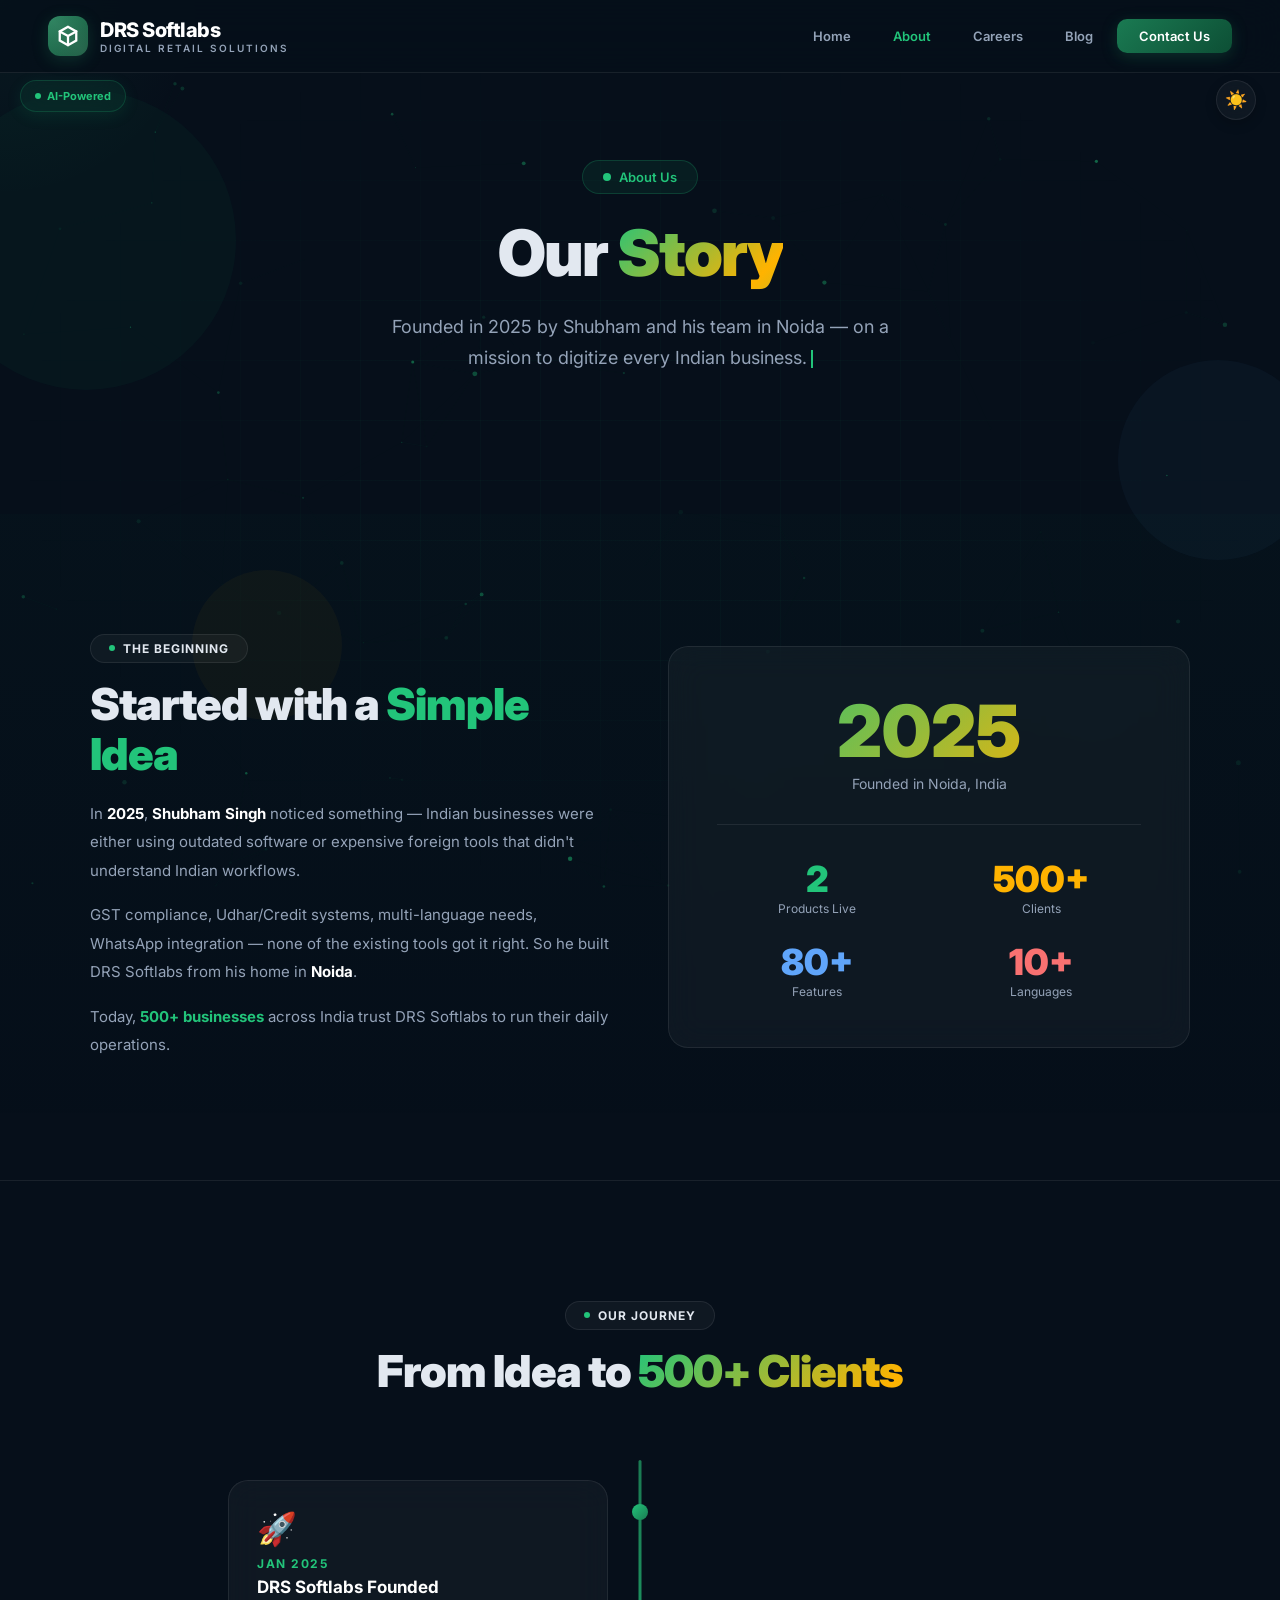
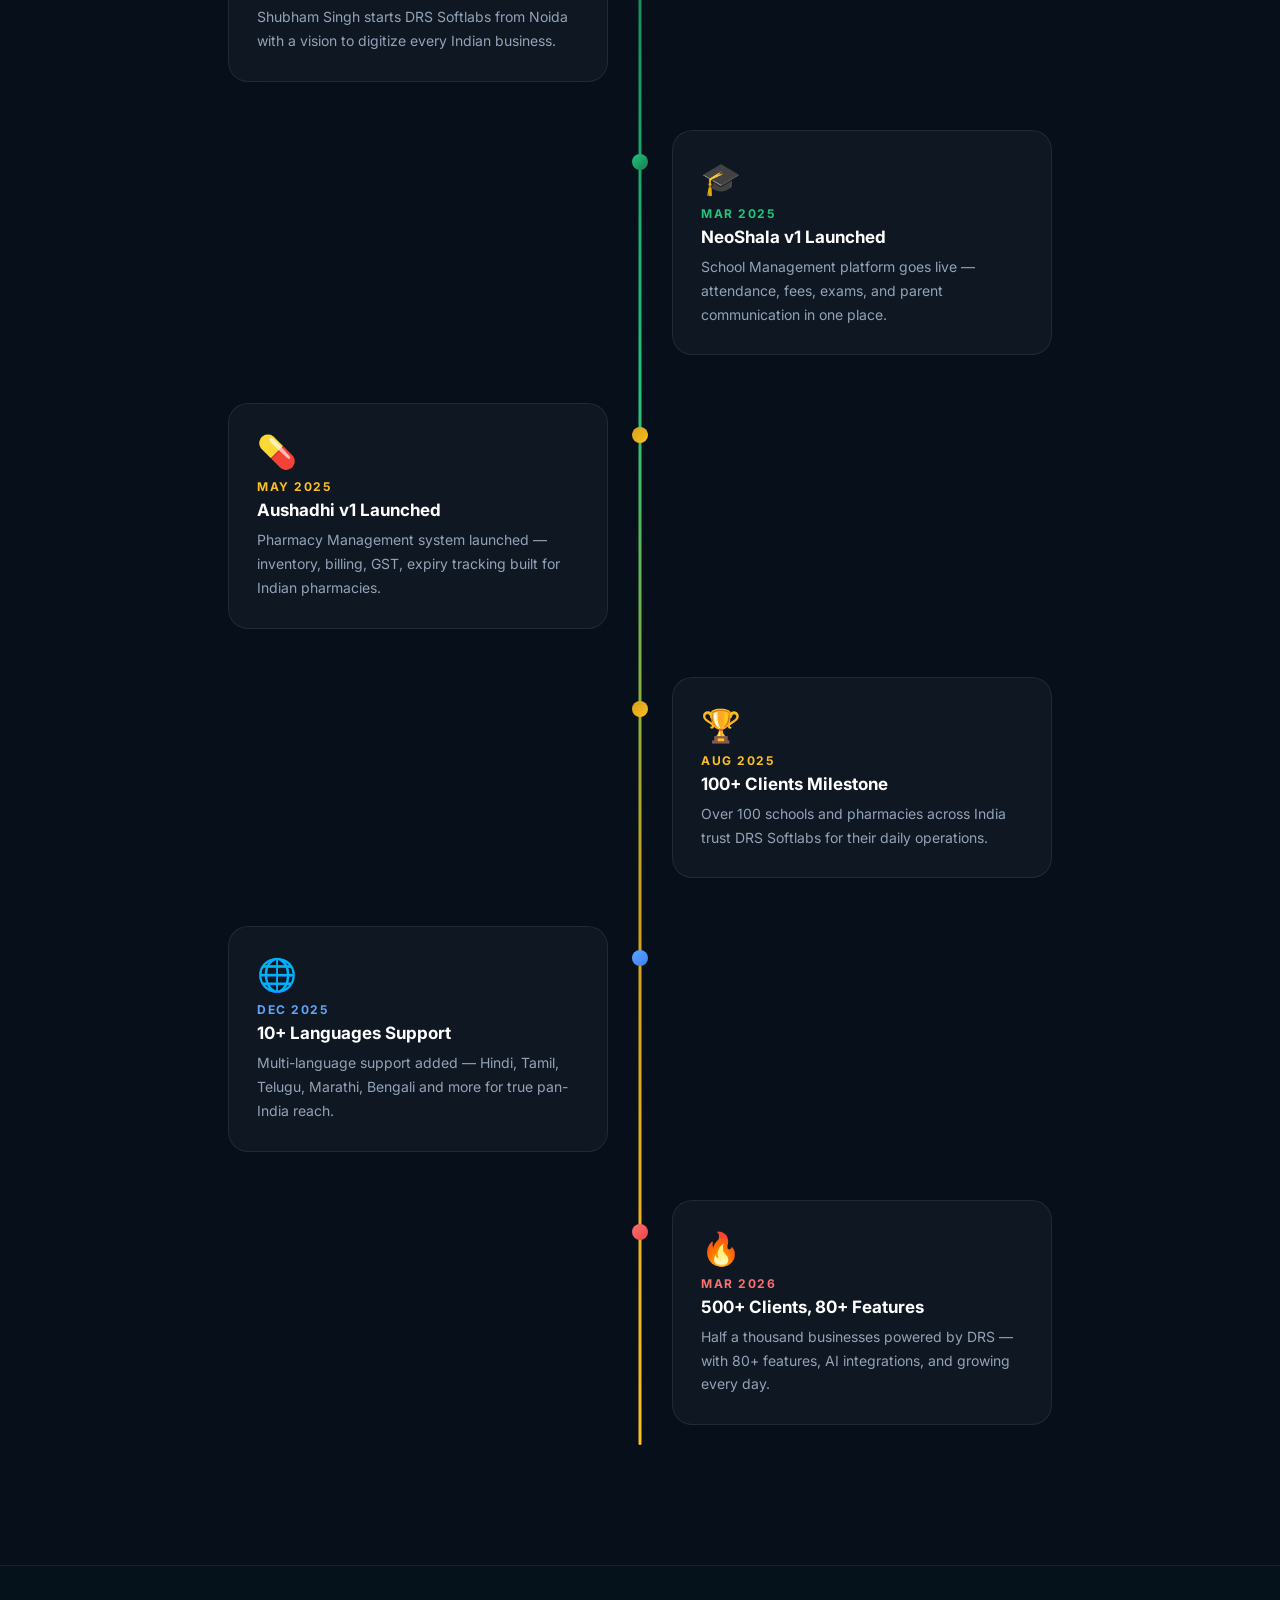
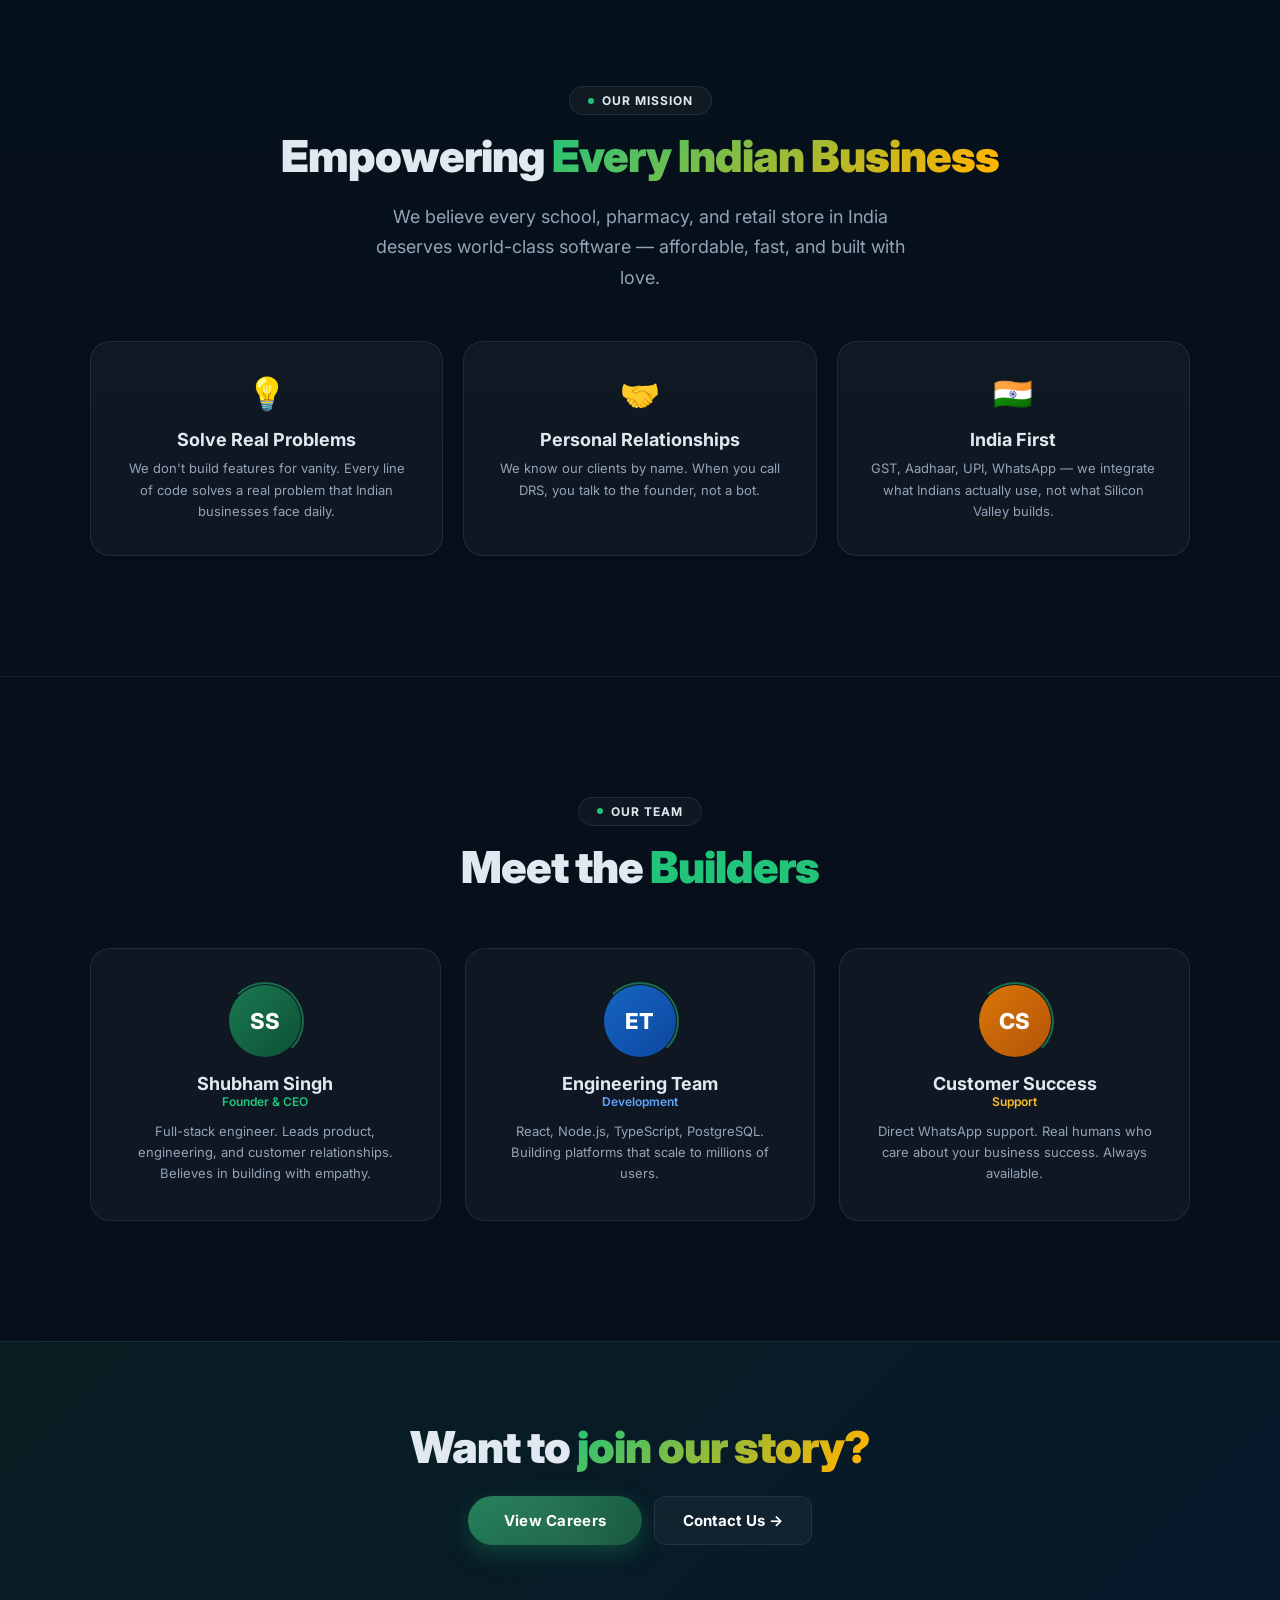
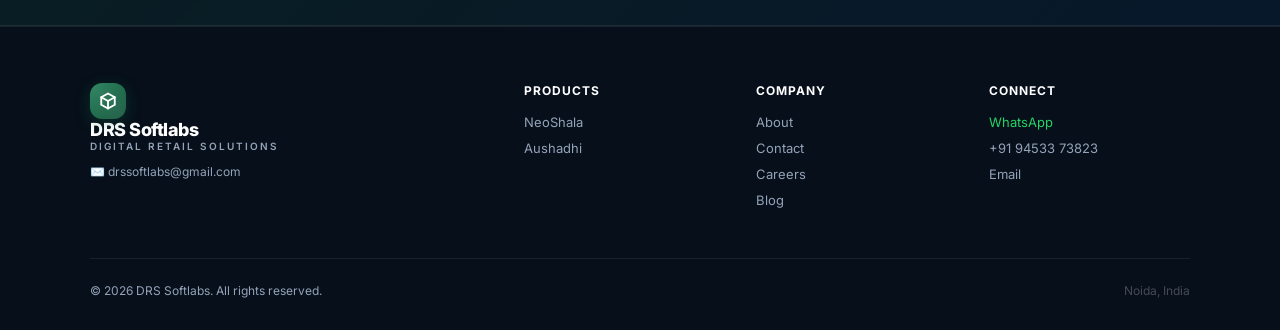
<file: about.html>
<!DOCTYPE html>
<html lang="en">
<head>
  <meta charset="UTF-8" />
  <meta name="viewport" content="width=device-width, initial-scale=1.0" />
  <title>About DRS Softlabs | Our Story, Mission & Team</title>
  <meta name="description" content="Learn about DRS Softlabs - Founded in 2025 in Noida, building AI-powered SaaS for Indian schools and pharmacies. Meet our team." />
  <meta property="og:title" content="About DRS Softlabs | Our Story, Mission & Team | DRS Softlabs" />
  <meta property="og:description" content="Learn about DRS Softlabs - Founded in 2025 in Noida, building AI-powered SaaS for Indian schools and pharmacies. Meet our team." />
  <meta property="og:type" content="website" />
  <meta property="og:url" content="https://drssoftlab.netlify.app/about.html" />
  <meta name="twitter:card" content="summary" />
  <link rel="icon" href="data:image/svg+xml,<svg xmlns='http://www.w3.org/2000/svg' viewBox='0 0 32 32'><rect width='32' height='32' rx='8' fill='%231a7a52'/><path d='M16 4L6 9v14l10 5 10-5V9L16 4z' fill='none' stroke='white' stroke-width='2'/><path d='M16 28V14M6 9l10 5 10-5' fill='none' stroke='white' stroke-width='1.5'/></svg>" />
  <meta name="theme-color" content="#0a1628" />
  
  <link rel="stylesheet" href="styles.css" />
</head>
<body>
  <div class="preloader"><div class="preloader-icon"><svg width="28" height="28" viewBox="0 0 24 24" fill="none" stroke="#fff" stroke-width="2.5" stroke-linecap="round"><path d="M12 2L3 7v10l9 5 9-5V7l-9-5z"/><path d="M12 22V12"/><path d="M3 7l9 5 9-5"/></svg></div><div class="preloader-bar"><div class="preloader-bar-fill"></div></div><div class="preloader-text">DRS Softlabs</div></div>
  <div class="scroll-progress"></div>
  <canvas id="particles"></canvas>
  <div class="grid-bg"></div>
  <div class="floating-shapes"><div class="floating-shape fs-1"></div><div class="floating-shape fs-2"></div><div class="floating-shape fs-3"></div></div>
  <div class="mouse-glow" style="position:fixed;width:400px;height:400px;border-radius:50%;background:radial-gradient(circle,rgba(34,196,122,0.06),transparent 70%);pointer-events:none;z-index:0;transform:translate(-50%,-50%);transition:left 0.1s,top 0.1s"></div>

  <header class="header">
    <a href="index.html" class="logo">
      <div class="logo-icon"><svg width="22" height="22" viewBox="0 0 24 24" fill="none" stroke="#fff" stroke-width="2.5" stroke-linecap="round"><path d="M12 2L3 7v10l9 5 9-5V7l-9-5z"/><path d="M12 22V12"/><path d="M3 7l9 5 9-5"/></svg></div>
      <div><div class="logo-text">DRS Softlabs</div><div class="logo-sub">Digital Retail Solutions</div></div>
    </a>
    <nav class="nav">
      <a href="index.html">Home</a>
      <a href="about.html" class="active">About</a>
      <a href="careers.html">Careers</a>
      <a href="blog.html">Blog</a>
      <a href="contact.html" class="btn-cta">Contact Us</a>
    </nav>
    <button class="hamburger" aria-label="Menu"><svg viewBox="0 0 24 24" fill="none" stroke="currentColor" stroke-width="2.5" stroke-linecap="round"><line x1="3" y1="6" x2="21" y2="6"/><line x1="3" y1="12" x2="21" y2="12"/><line x1="3" y1="18" x2="21" y2="18"/></svg></button>
  </header>

  <!-- Hero -->
  <section class="hero" style="padding:160px 48px 100px">
    <div class="hero-bg"></div>
    <div class="hero-orb" style="width:400px;height:400px;background:rgba(26,122,82,0.1);top:-50px;right:-50px"></div>
    <div class="container text-center">
      <div class="ai-badge reveal"><span class="pulse"></span>About Us</div>
      <h1 class="reveal reveal-d1">Our <span class="gradient-text">Story</span></h1>
      <p class="subtitle subtitle-center reveal reveal-d2">Founded in 2025 by Shubham and his team in Noida — on a mission to digitize every Indian business.</p>
    </div>
  </section>

  <!-- Story -->
  <section class="section" style="position:relative;z-index:1">
    <div class="container">
      <div style="display:grid;grid-template-columns:1fr 1fr;gap:56px;align-items:center">
        <div class="reveal">
          <div class="section-tag"><span class="dot"></span> The Beginning</div>
          <h2 style="margin-bottom:20px">Started with a <span style="color:var(--primary-light)">Simple Idea</span></h2>
          <p style="color:var(--text-muted);font-size:15px;line-height:1.9;margin-bottom:16px">
            In <strong style="color:#fff">2025</strong>, <strong style="color:#fff">Shubham Singh</strong> noticed something — Indian businesses were either using outdated software or expensive foreign tools that didn't understand Indian workflows.
          </p>
          <p style="color:var(--text-muted);font-size:15px;line-height:1.9;margin-bottom:16px">
            GST compliance, Udhar/Credit systems, multi-language needs, WhatsApp integration — none of the existing tools got it right. So he built DRS Softlabs from his home in <strong style="color:#fff">Noida</strong>.
          </p>
          <p style="color:var(--text-muted);font-size:15px;line-height:1.9">
            Today, <strong style="color:var(--primary-light)">500+ businesses</strong> across India trust DRS Softlabs to run their daily operations.
          </p>
        </div>
        <div class="glass reveal reveal-d1" style="padding:48px;text-align:center">
          <div style="font-size:72px;font-weight:900;line-height:1" class="gradient-text"> 2025</div>
          <div style="font-size:14px;color:var(--text-muted);margin-top:8px">Founded in Noida, India</div>
          <div style="border-top:1px solid var(--border);margin-top:32px;padding-top:32px;display:grid;grid-template-columns:1fr 1fr;gap:24px">
            <div><div style="font-size:36px;font-weight:900;color:var(--primary-light)">2</div><div style="font-size:12px;color:var(--text-muted)">Products Live</div></div>
            <div><div style="font-size:36px;font-weight:900;color:var(--gold)">500+</div><div style="font-size:12px;color:var(--text-muted)">Clients</div></div>
            <div><div style="font-size:36px;font-weight:900;color:#60a5fa">80+</div><div style="font-size:12px;color:var(--text-muted)">Features</div></div>
            <div><div style="font-size:36px;font-weight:900;color:#f87171">10+</div><div style="font-size:12px;color:var(--text-muted)">Languages</div></div>
          </div>
        </div>
      </div>
    </div>
  </section>

  <!-- Company Journey Timeline -->
  <section class="section" style="border-top:1px solid var(--border);position:relative;z-index:1;overflow:hidden">
    <div class="container">
      <div class="text-center" style="margin-bottom:64px">
        <div class="section-tag reveal"><span class="dot"></span> Our Journey</div>
        <h2 class="reveal reveal-d1">From Idea to <span class="gradient-text">500+ Clients</span></h2>
      </div>

      <!-- Timeline wrapper -->
      <div style="position:relative;max-width:900px;margin:0 auto;padding:20px 0">

        <!-- Center vertical line -->
        <div style="position:absolute;left:50%;top:0;bottom:0;width:3px;background:linear-gradient(to bottom,#1a7a52,#22c47a,#d4a017,#fbbf24);border-radius:3px;transform:translateX(-50%)"></div>

        <!-- Milestone 1 — Jan 2025 (Left) -->
        <div class="reveal" style="display:flex;justify-content:flex-end;padding-right:calc(50% + 32px);margin-bottom:48px;position:relative">
          <div style="position:absolute;left:50%;top:24px;width:16px;height:16px;background:linear-gradient(135deg,#22c47a,#1a7a52);border-radius:50%;transform:translateX(-50%);border:3px solid var(--bg-darker);z-index:2"></div>
          <div class="glass" style="padding:28px;max-width:380px;width:100%;position:relative">
            <div style="font-size:32px;margin-bottom:8px">&#128640;</div>
            <div style="font-size:12px;font-weight:700;color:var(--primary-light);text-transform:uppercase;letter-spacing:1.5px;margin-bottom:6px">Jan 2025</div>
            <h3 style="font-size:17px;margin-bottom:8px;color:#fff">DRS Softlabs Founded</h3>
            <p style="font-size:14px;color:var(--text-muted);line-height:1.7">Shubham Singh starts DRS Softlabs from Noida with a vision to digitize every Indian business.</p>
          </div>
        </div>

        <!-- Milestone 2 — Mar 2025 (Right) -->
        <div class="reveal reveal-d1" style="display:flex;justify-content:flex-start;padding-left:calc(50% + 32px);margin-bottom:48px;position:relative">
          <div style="position:absolute;left:50%;top:24px;width:16px;height:16px;background:linear-gradient(135deg,#22c47a,#1a7a52);border-radius:50%;transform:translateX(-50%);border:3px solid var(--bg-darker);z-index:2"></div>
          <div class="glass" style="padding:28px;max-width:380px;width:100%;position:relative">
            <div style="font-size:32px;margin-bottom:8px">&#127891;</div>
            <div style="font-size:12px;font-weight:700;color:var(--primary-light);text-transform:uppercase;letter-spacing:1.5px;margin-bottom:6px">Mar 2025</div>
            <h3 style="font-size:17px;margin-bottom:8px;color:#fff">NeoShala v1 Launched</h3>
            <p style="font-size:14px;color:var(--text-muted);line-height:1.7">School Management platform goes live — attendance, fees, exams, and parent communication in one place.</p>
          </div>
        </div>

        <!-- Milestone 3 — May 2025 (Left) -->
        <div class="reveal" style="display:flex;justify-content:flex-end;padding-right:calc(50% + 32px);margin-bottom:48px;position:relative">
          <div style="position:absolute;left:50%;top:24px;width:16px;height:16px;background:linear-gradient(135deg,#d4a017,#fbbf24);border-radius:50%;transform:translateX(-50%);border:3px solid var(--bg-darker);z-index:2"></div>
          <div class="glass" style="padding:28px;max-width:380px;width:100%;position:relative">
            <div style="font-size:32px;margin-bottom:8px">&#128138;</div>
            <div style="font-size:12px;font-weight:700;color:#fbbf24;text-transform:uppercase;letter-spacing:1.5px;margin-bottom:6px">May 2025</div>
            <h3 style="font-size:17px;margin-bottom:8px;color:#fff">Aushadhi v1 Launched</h3>
            <p style="font-size:14px;color:var(--text-muted);line-height:1.7">Pharmacy Management system launched — inventory, billing, GST, expiry tracking built for Indian pharmacies.</p>
          </div>
        </div>

        <!-- Milestone 4 — Aug 2025 (Right) -->
        <div class="reveal reveal-d1" style="display:flex;justify-content:flex-start;padding-left:calc(50% + 32px);margin-bottom:48px;position:relative">
          <div style="position:absolute;left:50%;top:24px;width:16px;height:16px;background:linear-gradient(135deg,#d4a017,#fbbf24);border-radius:50%;transform:translateX(-50%);border:3px solid var(--bg-darker);z-index:2"></div>
          <div class="glass" style="padding:28px;max-width:380px;width:100%;position:relative">
            <div style="font-size:32px;margin-bottom:8px">&#127942;</div>
            <div style="font-size:12px;font-weight:700;color:#fbbf24;text-transform:uppercase;letter-spacing:1.5px;margin-bottom:6px">Aug 2025</div>
            <h3 style="font-size:17px;margin-bottom:8px;color:#fff">100+ Clients Milestone</h3>
            <p style="font-size:14px;color:var(--text-muted);line-height:1.7">Over 100 schools and pharmacies across India trust DRS Softlabs for their daily operations.</p>
          </div>
        </div>

        <!-- Milestone 5 — Dec 2025 (Left) -->
        <div class="reveal" style="display:flex;justify-content:flex-end;padding-right:calc(50% + 32px);margin-bottom:48px;position:relative">
          <div style="position:absolute;left:50%;top:24px;width:16px;height:16px;background:linear-gradient(135deg,#60a5fa,#3b82f6);border-radius:50%;transform:translateX(-50%);border:3px solid var(--bg-darker);z-index:2"></div>
          <div class="glass" style="padding:28px;max-width:380px;width:100%;position:relative">
            <div style="font-size:32px;margin-bottom:8px">&#127760;</div>
            <div style="font-size:12px;font-weight:700;color:#60a5fa;text-transform:uppercase;letter-spacing:1.5px;margin-bottom:6px">Dec 2025</div>
            <h3 style="font-size:17px;margin-bottom:8px;color:#fff">10+ Languages Support</h3>
            <p style="font-size:14px;color:var(--text-muted);line-height:1.7">Multi-language support added — Hindi, Tamil, Telugu, Marathi, Bengali and more for true pan-India reach.</p>
          </div>
        </div>

        <!-- Milestone 6 — Mar 2026 (Right) -->
        <div class="reveal reveal-d1" style="display:flex;justify-content:flex-start;padding-left:calc(50% + 32px);position:relative">
          <div style="position:absolute;left:50%;top:24px;width:16px;height:16px;background:linear-gradient(135deg,#f87171,#ef4444);border-radius:50%;transform:translateX(-50%);border:3px solid var(--bg-darker);z-index:2"></div>
          <div class="glass" style="padding:28px;max-width:380px;width:100%;position:relative">
            <div style="font-size:32px;margin-bottom:8px">&#128293;</div>
            <div style="font-size:12px;font-weight:700;color:#f87171;text-transform:uppercase;letter-spacing:1.5px;margin-bottom:6px">Mar 2026</div>
            <h3 style="font-size:17px;margin-bottom:8px;color:#fff">500+ Clients, 80+ Features</h3>
            <p style="font-size:14px;color:var(--text-muted);line-height:1.7">Half a thousand businesses powered by DRS — with 80+ features, AI integrations, and growing every day.</p>
          </div>
        </div>

      </div><!-- end timeline wrapper -->
    </div>

    <!-- Responsive: stack on mobile -->
    <style>
      @media (max-width: 768px) {
        .section .container [style*="padding-right:calc(50% + 32px)"],
        .section .container [style*="padding-left:calc(50% + 32px)"] {
          padding-left: 48px !important;
          padding-right: 0 !important;
          justify-content: flex-start !important;
        }
        .section .container [style*="left:50%;top:24px;width:16px"] {
          left: 12px !important;
          transform: none !important;
        }
        .section .container [style*="left:50%;top:0;bottom:0;width:3px"] {
          left: 12px !important;
          transform: none !important;
        }
      }
    </style>
  </section>

  <!-- Mission -->
  <section class="section" style="border-top:1px solid var(--border);position:relative;z-index:1">
    <div class="container text-center">
      <div class="section-tag reveal"><span class="dot"></span> Our Mission</div>
      <h2 class="reveal reveal-d1" style="margin-bottom:20px">Empowering <span class="gradient-text">Every Indian Business</span></h2>
      <p class="subtitle subtitle-center reveal reveal-d2" style="margin-bottom:48px">We believe every school, pharmacy, and retail store in India deserves world-class software — affordable, fast, and built with love.</p>

      <div class="values-grid">
        <div class="value-card reveal">
          <div class="icon">&#128161;</div>
          <h3>Solve Real Problems</h3>
          <p>We don't build features for vanity. Every line of code solves a real problem that Indian businesses face daily.</p>
        </div>
        <div class="value-card reveal reveal-d1">
          <div class="icon">&#129309;</div>
          <h3>Personal Relationships</h3>
          <p>We know our clients by name. When you call DRS, you talk to the founder, not a bot.</p>
        </div>
        <div class="value-card reveal reveal-d2">
          <div class="icon">&#127470;&#127475;</div>
          <h3>India First</h3>
          <p>GST, Aadhaar, UPI, WhatsApp — we integrate what Indians actually use, not what Silicon Valley builds.</p>
        </div>
      </div>
    </div>
  </section>

  <!-- Team -->
  <section class="section" style="border-top:1px solid var(--border);position:relative;z-index:1">
    <div class="container">
      <div class="text-center" style="margin-bottom:56px">
        <div class="section-tag reveal"><span class="dot"></span> Our Team</div>
        <h2 class="reveal reveal-d1">Meet the <span style="color:var(--primary-light)">Builders</span></h2>
      </div>
      <div class="team-grid">
        <div class="team-card reveal">
          <div class="team-avatar" style="background:linear-gradient(135deg,var(--primary),var(--primary-dark))">SS</div>
          <h3>Shubham Singh</h3>
          <div class="role">Founder & CEO</div>
          <p>Full-stack engineer. Leads product, engineering, and customer relationships. Believes in building with empathy.</p>
        </div>
        <div class="team-card reveal reveal-d1">
          <div class="team-avatar" style="background:linear-gradient(135deg,#1565C0,#0D47A1)">ET</div>
          <h3>Engineering Team</h3>
          <div class="role" style="color:#60a5fa">Development</div>
          <p>React, Node.js, TypeScript, PostgreSQL. Building platforms that scale to millions of users.</p>
        </div>
        <div class="team-card reveal reveal-d2">
          <div class="team-avatar" style="background:linear-gradient(135deg,#d97706,#b45309)">CS</div>
          <h3>Customer Success</h3>
          <div class="role" style="color:#fbbf24">Support</div>
          <p>Direct WhatsApp support. Real humans who care about your business success. Always available.</p>
        </div>
      </div>
    </div>
  </section>

  <!-- CTA -->
  <section class="cta-section section-sm" style="position:relative;z-index:1">
    <div class="container text-center">
      <h2 class="reveal">Want to <span class="gradient-text">join our story?</span></h2>
      <div class="cta-buttons reveal reveal-d1" style="margin-top:24px">
        <a href="careers.html" class="btn-glow" style="position:relative"><span style="position:relative;z-index:1">View Careers</span></a>
        <a href="contact.html" class="btn-glass">Contact Us &rarr;</a>
      </div>
    </div>
  </section>

  <!-- Mobile Menu -->
  <div class="mobile-menu"><div class="mobile-menu-panel"><button class="mobile-menu-close">&times;</button><a href="index.html" class="mobile-menu-link">&#127968; Home</a><a href="about.html" class="mobile-menu-link">&#128100; About</a><a href="pricing.html" class="mobile-menu-link">&#128176; Pricing</a><a href="careers.html" class="mobile-menu-link">&#128188; Careers</a><a href="blog.html" class="mobile-menu-link">&#128221; Blog</a><div class="mobile-menu-divider"></div><a href="contact.html" class="mobile-menu-link" style="background:linear-gradient(135deg,var(--primary),var(--primary-dark));color:#fff;border-radius:10px">&#128172; Contact Us</a></div></div>

  <footer class="footer">
    <div class="footer-grid">
      <div>
        <a href="index.html" class="logo" style="margin-bottom:12px">
          <div class="logo-icon" style="width:36px;height:36px"><svg width="18" height="18" viewBox="0 0 24 24" fill="none" stroke="#fff" stroke-width="2.5" stroke-linecap="round"><path d="M12 2L3 7v10l9 5 9-5V7l-9-5z"/><path d="M12 22V12"/><path d="M3 7l9 5 9-5"/></svg></div>
          <div><div class="logo-text" style="font-size:18px">DRS Softlabs</div><div class="logo-sub">Digital Retail Solutions</div></div>
        </a>
        <a data-link="email" href="#" style="font-size:12px">&#9993;&#65039; drssoftlabs@gmail.com</a>
      </div>
      <div><h4>PRODUCTS</h4><a data-link="neoshala" href="#products">NeoShala</a><a data-link="aushadhi" href="https://aushadhi-kappa.vercel.app/">Aushadhi</a></div>
      <div><h4>COMPANY</h4><a href="about.html">About</a><a href="contact.html">Contact</a><a href="careers.html">Careers</a><a href="blog.html">Blog</a></div>
      <div><h4>CONNECT</h4><a data-link="whatsapp" href="#" style="color:#25D366">WhatsApp</a><a data-link="phone" href="#">+91 94533 73823</a><a data-link="email" href="#">Email</a></div>
    </div>
    <div class="footer-bottom">
      <span>&copy; 2026 DRS Softlabs. All rights reserved.</span>
      <span style="color:rgba(255,255,255,0.25)">Noida, India</span>
    </div>
  </footer>
  <!-- AI Badge -->
  <div class="ai-floating-badge"><span class="dot"></span>AI-Powered</div>

  <!-- Theme Toggle -->
  <button class="theme-toggle" title="Toggle light/dark mode">&#9728;&#65039;</button>
  <a href="#" class="back-to-top" title="Back to top">&#8593;</a>

  <script src="config.js"></script>
  <script src="script.js"></script>
</body>
</html>
</file>
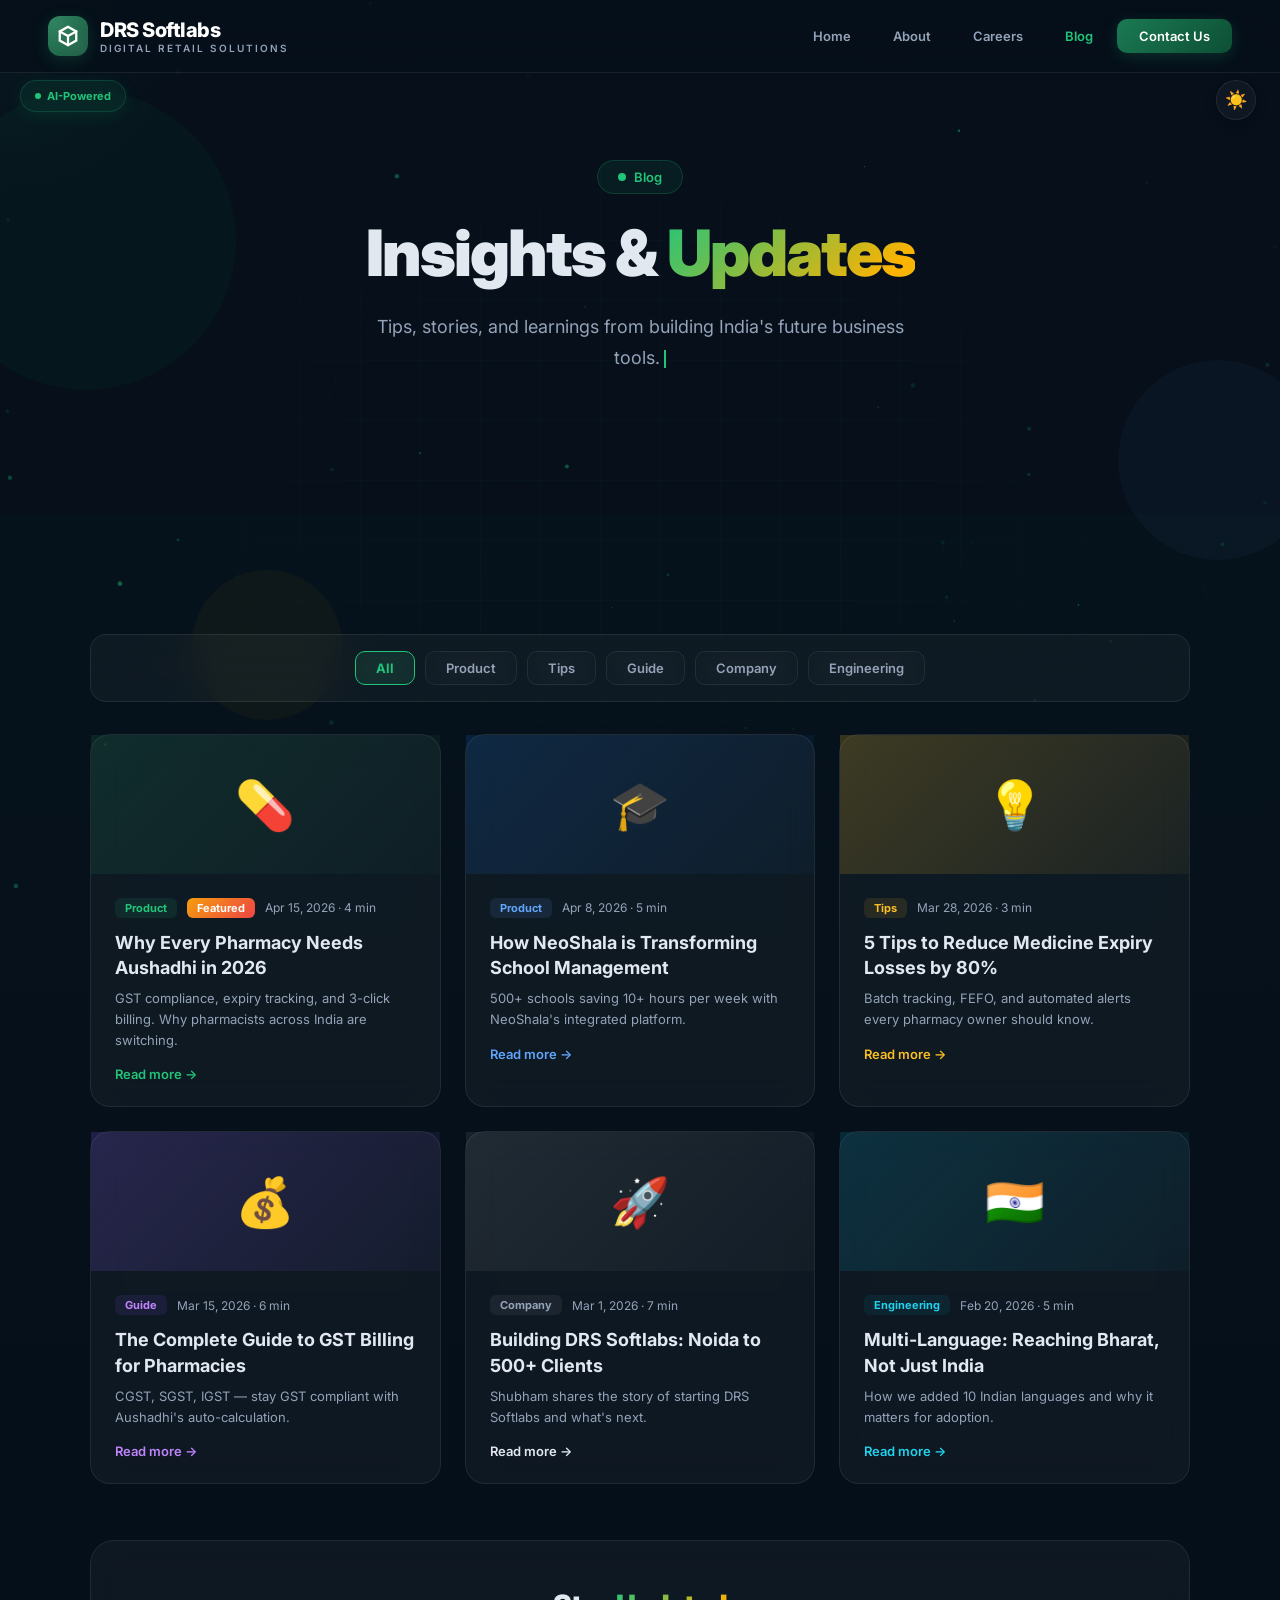
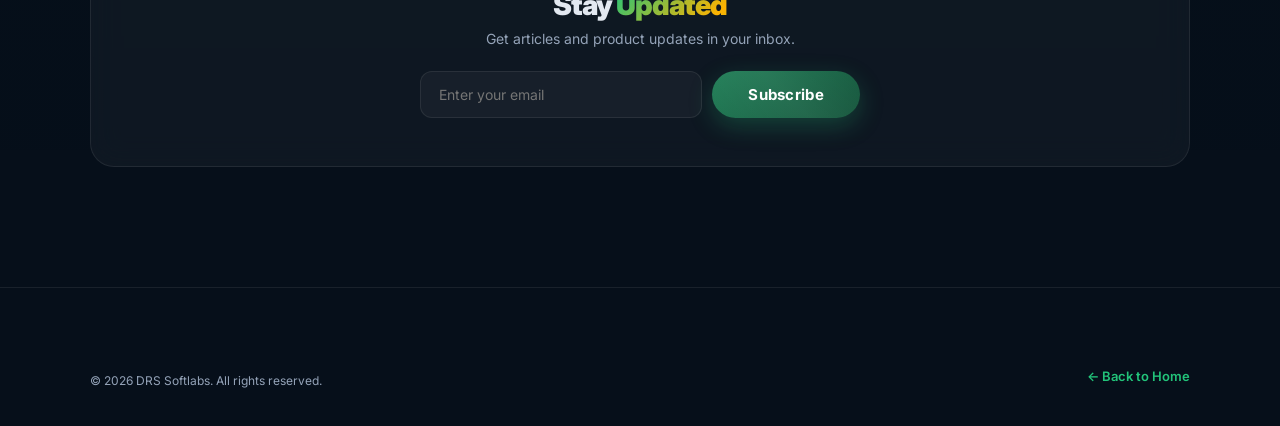
<file: blog.html>
<!DOCTYPE html>
<html lang="en">
<head>
  <meta charset="UTF-8" />
  <meta name="viewport" content="width=device-width, initial-scale=1.0" />
  <title>DRS Softlabs Blog | Insights & Updates</title>
  <meta name="description" content="DRS Softlabs Blog - Tips, guides, and updates on school management and pharmacy software for Indian businesses." />
  <meta property="og:title" content="DRS Softlabs Blog | Insights & Updates | DRS Softlabs" />
  <meta property="og:description" content="DRS Softlabs Blog - Tips, guides, and updates on school management and pharmacy software for Indian businesses." />
  <meta property="og:type" content="website" />
  <meta property="og:url" content="https://drssoftlab.netlify.app/blog.html" />
  <meta name="twitter:card" content="summary" />
  <link rel="icon" href="data:image/svg+xml,<svg xmlns='http://www.w3.org/2000/svg' viewBox='0 0 32 32'><rect width='32' height='32' rx='8' fill='%231a7a52'/><path d='M16 4L6 9v14l10 5 10-5V9L16 4z' fill='none' stroke='white' stroke-width='2'/><path d='M16 28V14M6 9l10 5 10-5' fill='none' stroke='white' stroke-width='1.5'/></svg>" />
  <meta name="theme-color" content="#0a1628" />
  
  <link rel="stylesheet" href="styles.css" />
</head>
<body>
  <div class="preloader"><div class="preloader-icon"><svg width="28" height="28" viewBox="0 0 24 24" fill="none" stroke="#fff" stroke-width="2.5" stroke-linecap="round"><path d="M12 2L3 7v10l9 5 9-5V7l-9-5z"/><path d="M12 22V12"/><path d="M3 7l9 5 9-5"/></svg></div><div class="preloader-bar"><div class="preloader-bar-fill"></div></div><div class="preloader-text">DRS Softlabs</div></div>
  <div class="scroll-progress"></div>
  <canvas id="particles"></canvas>
  <div class="grid-bg"></div>
  <div class="floating-shapes"><div class="floating-shape fs-1"></div><div class="floating-shape fs-2"></div><div class="floating-shape fs-3"></div></div>
  <div class="mouse-glow" style="position:fixed;width:400px;height:400px;border-radius:50%;background:radial-gradient(circle,rgba(34,196,122,0.06),transparent 70%);pointer-events:none;z-index:0;transform:translate(-50%,-50%);transition:left 0.1s,top 0.1s"></div>

  <header class="header">
    <a href="index.html" class="logo">
      <div class="logo-icon"><svg width="22" height="22" viewBox="0 0 24 24" fill="none" stroke="#fff" stroke-width="2.5" stroke-linecap="round"><path d="M12 2L3 7v10l9 5 9-5V7l-9-5z"/><path d="M12 22V12"/><path d="M3 7l9 5 9-5"/></svg></div>
      <div><div class="logo-text">DRS Softlabs</div><div class="logo-sub">Digital Retail Solutions</div></div>
    </a>
    <nav class="nav">
      <a href="index.html">Home</a>
      <a href="about.html">About</a>
      <a href="careers.html">Careers</a>
      <a href="blog.html" class="active">Blog</a>
      <a href="contact.html" class="btn-cta">Contact Us</a>
    </nav>
    <button class="hamburger" aria-label="Menu"><svg viewBox="0 0 24 24" fill="none" stroke="currentColor" stroke-width="2.5" stroke-linecap="round"><line x1="3" y1="6" x2="21" y2="6"/><line x1="3" y1="12" x2="21" y2="12"/><line x1="3" y1="18" x2="21" y2="18"/></svg></button>
  </header>

  <section class="hero" style="padding:160px 48px 100px">
    <div class="hero-bg"></div>
    <div class="container text-center">
      <div class="ai-badge reveal"><span class="pulse"></span>Blog</div>
      <h1 class="reveal reveal-d1">Insights & <span class="gradient-text">Updates</span></h1>
      <p class="subtitle subtitle-center reveal reveal-d2">Tips, stories, and learnings from building India's future business tools.</p>
    </div>
  </section>

  <section class="section" style="position:relative;z-index:1">
    <div class="container">
      <!-- Category Filter Bar -->
      <div class="glass reveal" style="display:flex;gap:10px;flex-wrap:wrap;justify-content:center;padding:16px 24px;border-radius:16px;margin-bottom:32px">
        <button class="glass" style="padding:8px 20px;border:1px solid var(--primary-light);border-radius:10px;font-size:13px;font-weight:700;color:var(--primary-light);cursor:pointer;font-family:inherit;background:rgba(34,196,122,0.1)">All</button>
        <button class="glass" style="padding:8px 20px;border:1px solid var(--glass-border);border-radius:10px;font-size:13px;font-weight:600;color:var(--text-muted);cursor:pointer;font-family:inherit;background:transparent">Product</button>
        <button class="glass" style="padding:8px 20px;border:1px solid var(--glass-border);border-radius:10px;font-size:13px;font-weight:600;color:var(--text-muted);cursor:pointer;font-family:inherit;background:transparent">Tips</button>
        <button class="glass" style="padding:8px 20px;border:1px solid var(--glass-border);border-radius:10px;font-size:13px;font-weight:600;color:var(--text-muted);cursor:pointer;font-family:inherit;background:transparent">Guide</button>
        <button class="glass" style="padding:8px 20px;border:1px solid var(--glass-border);border-radius:10px;font-size:13px;font-weight:600;color:var(--text-muted);cursor:pointer;font-family:inherit;background:transparent">Company</button>
        <button class="glass" style="padding:8px 20px;border:1px solid var(--glass-border);border-radius:10px;font-size:13px;font-weight:600;color:var(--text-muted);cursor:pointer;font-family:inherit;background:transparent">Engineering</button>
      </div>

      <div style="display:grid;grid-template-columns:repeat(auto-fill,minmax(340px,1fr));gap:24px">

        <article class="glass reveal" style="position:relative;" style="border-radius:20px;overflow:hidden;transition:all 0.3s;cursor:pointer" onmouseenter="this.style.transform='translateY(-6px)';this.style.borderColor='rgba(255,255,255,0.15)'" onmouseleave="this.style.transform='';this.style.borderColor='var(--glass-border)'">
          <div style="background:linear-gradient(135deg,rgba(26,122,82,0.2),rgba(26,122,82,0.05));padding:40px;text-align:center;font-size:48px">&#128138;</div>
          <div style="padding:24px">
            <div style="display:flex;gap:10px;align-items:center;margin-bottom:12px">
              <span style="background:rgba(34,196,122,0.1);color:var(--primary-light);border-radius:6px;padding:3px 10px;font-size:11px;font-weight:700">Product</span>
              <span style="background:linear-gradient(135deg,#f59e0b,#ef4444);color:#fff;border-radius:6px;padding:3px 10px;font-size:11px;font-weight:700">Featured</span>
              <span style="font-size:12px;color:var(--text-muted)">Apr 15, 2026 &middot; 4 min</span>
            </div>
            <h3 style="margin-bottom:8px;line-height:1.4">Why Every Pharmacy Needs Aushadhi in 2026</h3>
            <p style="color:var(--text-muted);font-size:13px;line-height:1.6">GST compliance, expiry tracking, and 3-click billing. Why pharmacists across India are switching.</p>
            <a href="#" style="display:block;margin-top:16px;font-size:13px;font-weight:600;color:var(--primary-light);text-decoration:none">Read more &rarr;</a>
          </div>
        </article>

        <article class="glass reveal" style="position:relative; reveal-d1" style="border-radius:20px;overflow:hidden;transition:all 0.3s;cursor:pointer" onmouseenter="this.style.transform='translateY(-6px)';this.style.borderColor='rgba(255,255,255,0.15)'" onmouseleave="this.style.transform='';this.style.borderColor='var(--glass-border)'">
          <div style="background:linear-gradient(135deg,rgba(21,101,192,0.2),rgba(21,101,192,0.05));padding:40px;text-align:center;font-size:48px">&#127891;</div>
          <div style="padding:24px">
            <div style="display:flex;gap:10px;align-items:center;margin-bottom:12px">
              <span style="background:rgba(96,165,250,0.1);color:#60a5fa;border-radius:6px;padding:3px 10px;font-size:11px;font-weight:700">Product</span>
              <span style="font-size:12px;color:var(--text-muted)">Apr 8, 2026 &middot; 5 min</span>
            </div>
            <h3 style="margin-bottom:8px;line-height:1.4">How NeoShala is Transforming School Management</h3>
            <p style="color:var(--text-muted);font-size:13px;line-height:1.6">500+ schools saving 10+ hours per week with NeoShala's integrated platform.</p>
            <a href="#" style="display:block;margin-top:16px;font-size:13px;font-weight:600;color:#60a5fa;text-decoration:none">Read more &rarr;</a>
          </div>
        </article>

        <article class="glass reveal" style="position:relative; reveal-d2" style="border-radius:20px;overflow:hidden;transition:all 0.3s;cursor:pointer" onmouseenter="this.style.transform='translateY(-6px)';this.style.borderColor='rgba(255,255,255,0.15)'" onmouseleave="this.style.transform='';this.style.borderColor='var(--glass-border)'">
          <div style="background:linear-gradient(135deg,rgba(251,191,36,0.2),rgba(251,191,36,0.05));padding:40px;text-align:center;font-size:48px">&#128161;</div>
          <div style="padding:24px">
            <div style="display:flex;gap:10px;align-items:center;margin-bottom:12px">
              <span style="background:rgba(251,191,36,0.1);color:#fbbf24;border-radius:6px;padding:3px 10px;font-size:11px;font-weight:700">Tips</span>
              <span style="font-size:12px;color:var(--text-muted)">Mar 28, 2026 &middot; 3 min</span>
            </div>
            <h3 style="margin-bottom:8px;line-height:1.4">5 Tips to Reduce Medicine Expiry Losses by 80%</h3>
            <p style="color:var(--text-muted);font-size:13px;line-height:1.6">Batch tracking, FEFO, and automated alerts every pharmacy owner should know.</p>
            <a href="#" style="display:block;margin-top:16px;font-size:13px;font-weight:600;color:#fbbf24;text-decoration:none">Read more &rarr;</a>
          </div>
        </article>

        <article class="glass reveal" style="position:relative;" style="border-radius:20px;overflow:hidden;transition:all 0.3s;cursor:pointer" onmouseenter="this.style.transform='translateY(-6px)';this.style.borderColor='rgba(255,255,255,0.15)'" onmouseleave="this.style.transform='';this.style.borderColor='var(--glass-border)'">
          <div style="background:linear-gradient(135deg,rgba(139,92,246,0.2),rgba(139,92,246,0.05));padding:40px;text-align:center;font-size:48px">&#128176;</div>
          <div style="padding:24px">
            <div style="display:flex;gap:10px;align-items:center;margin-bottom:12px">
              <span style="background:rgba(139,92,246,0.1);color:#c084fc;border-radius:6px;padding:3px 10px;font-size:11px;font-weight:700">Guide</span>
              <span style="font-size:12px;color:var(--text-muted)">Mar 15, 2026 &middot; 6 min</span>
            </div>
            <h3 style="margin-bottom:8px;line-height:1.4">The Complete Guide to GST Billing for Pharmacies</h3>
            <p style="color:var(--text-muted);font-size:13px;line-height:1.6">CGST, SGST, IGST — stay GST compliant with Aushadhi's auto-calculation.</p>
            <a href="#" style="display:block;margin-top:16px;font-size:13px;font-weight:600;color:#c084fc;text-decoration:none">Read more &rarr;</a>
          </div>
        </article>

        <article class="glass reveal" style="position:relative; reveal-d1" style="border-radius:20px;overflow:hidden;transition:all 0.3s;cursor:pointer" onmouseenter="this.style.transform='translateY(-6px)';this.style.borderColor='rgba(255,255,255,0.15)'" onmouseleave="this.style.transform='';this.style.borderColor='var(--glass-border)'">
          <div style="background:linear-gradient(135deg,rgba(255,255,255,0.08),rgba(255,255,255,0.02));padding:40px;text-align:center;font-size:48px">&#128640;</div>
          <div style="padding:24px">
            <div style="display:flex;gap:10px;align-items:center;margin-bottom:12px">
              <span style="background:rgba(255,255,255,0.06);color:var(--text-muted);border-radius:6px;padding:3px 10px;font-size:11px;font-weight:700">Company</span>
              <span style="font-size:12px;color:var(--text-muted)">Mar 1, 2026 &middot; 7 min</span>
            </div>
            <h3 style="margin-bottom:8px;line-height:1.4">Building DRS Softlabs: Noida to 500+ Clients</h3>
            <p style="color:var(--text-muted);font-size:13px;line-height:1.6">Shubham shares the story of starting DRS Softlabs and what's next.</p>
            <a href="#" style="display:block;margin-top:16px;font-size:13px;font-weight:600;color:var(--text);text-decoration:none">Read more &rarr;</a>
          </div>
        </article>

        <article class="glass reveal" style="position:relative; reveal-d2" style="border-radius:20px;overflow:hidden;transition:all 0.3s;cursor:pointer" onmouseenter="this.style.transform='translateY(-6px)';this.style.borderColor='rgba(255,255,255,0.15)'" onmouseleave="this.style.transform='';this.style.borderColor='var(--glass-border)'">
          <div style="background:linear-gradient(135deg,rgba(8,145,178,0.2),rgba(8,145,178,0.05));padding:40px;text-align:center;font-size:48px">&#127470;&#127475;</div>
          <div style="padding:24px">
            <div style="display:flex;gap:10px;align-items:center;margin-bottom:12px">
              <span style="background:rgba(8,145,178,0.1);color:#22d3ee;border-radius:6px;padding:3px 10px;font-size:11px;font-weight:700">Engineering</span>
              <span style="font-size:12px;color:var(--text-muted)">Feb 20, 2026 &middot; 5 min</span>
            </div>
            <h3 style="margin-bottom:8px;line-height:1.4">Multi-Language: Reaching Bharat, Not Just India</h3>
            <p style="color:var(--text-muted);font-size:13px;line-height:1.6">How we added 10 Indian languages and why it matters for adoption.</p>
            <a href="#" style="display:block;margin-top:16px;font-size:13px;font-weight:600;color:#22d3ee;text-decoration:none">Read more &rarr;</a>
          </div>
        </article>
      </div>

      <!-- Newsletter -->
      <div class="glass reveal text-center" style="margin-top:56px;padding:48px;border-radius:24px">
        <h2 style="margin-bottom:8px;font-size:28px">Stay <span class="gradient-text">Updated</span></h2>
        <p style="color:var(--text-muted);font-size:14px;margin-bottom:24px">Get articles and product updates in your inbox.</p>
        <div style="display:flex;gap:10px;justify-content:center;max-width:440px;margin:0 auto">
          <input placeholder="Enter your email" style="flex:1;padding:14px 18px;border:1px solid var(--glass-border);border-radius:12px;font-size:14px;font-family:inherit;background:var(--glass);color:#fff;outline:none" />
          <button class="btn-glow" style="padding:14px 28px;border:none;border-radius:12px;font-weight:700;font-size:14px;cursor:pointer;font-family:inherit;color:#fff;position:relative"><span style="position:relative;z-index:1">Subscribe</span></button>
        </div>
      </div>
    </div>
  </section>

  <!-- Mobile Menu -->
  <div class="mobile-menu"><div class="mobile-menu-panel"><button class="mobile-menu-close">&times;</button><a href="index.html" class="mobile-menu-link">&#127968; Home</a><a href="about.html" class="mobile-menu-link">&#128100; About</a><a href="pricing.html" class="mobile-menu-link">&#128176; Pricing</a><a href="careers.html" class="mobile-menu-link">&#128188; Careers</a><a href="blog.html" class="mobile-menu-link">&#128221; Blog</a><div class="mobile-menu-divider"></div><a href="contact.html" class="mobile-menu-link" style="background:linear-gradient(135deg,var(--primary),var(--primary-dark));color:#fff;border-radius:10px">&#128172; Contact Us</a></div></div>

  <footer class="footer">
    <div class="footer-bottom" style="border-top:none">
      <span>&copy; 2026 DRS Softlabs. All rights reserved.</span>
      <a href="index.html" style="color:var(--primary-light);font-weight:600">&larr; Back to Home</a>
    </div>
  </footer>
  <!-- AI Badge -->
  <div class="ai-floating-badge"><span class="dot"></span>AI-Powered</div>

  <!-- Theme Toggle -->
  <button class="theme-toggle" title="Toggle light/dark mode">&#9728;&#65039;</button>
  <a href="#" class="back-to-top" title="Back to top">&#8593;</a>

  <script src="config.js"></script>
  <script src="script.js"></script>
</body>
</html>
</file>
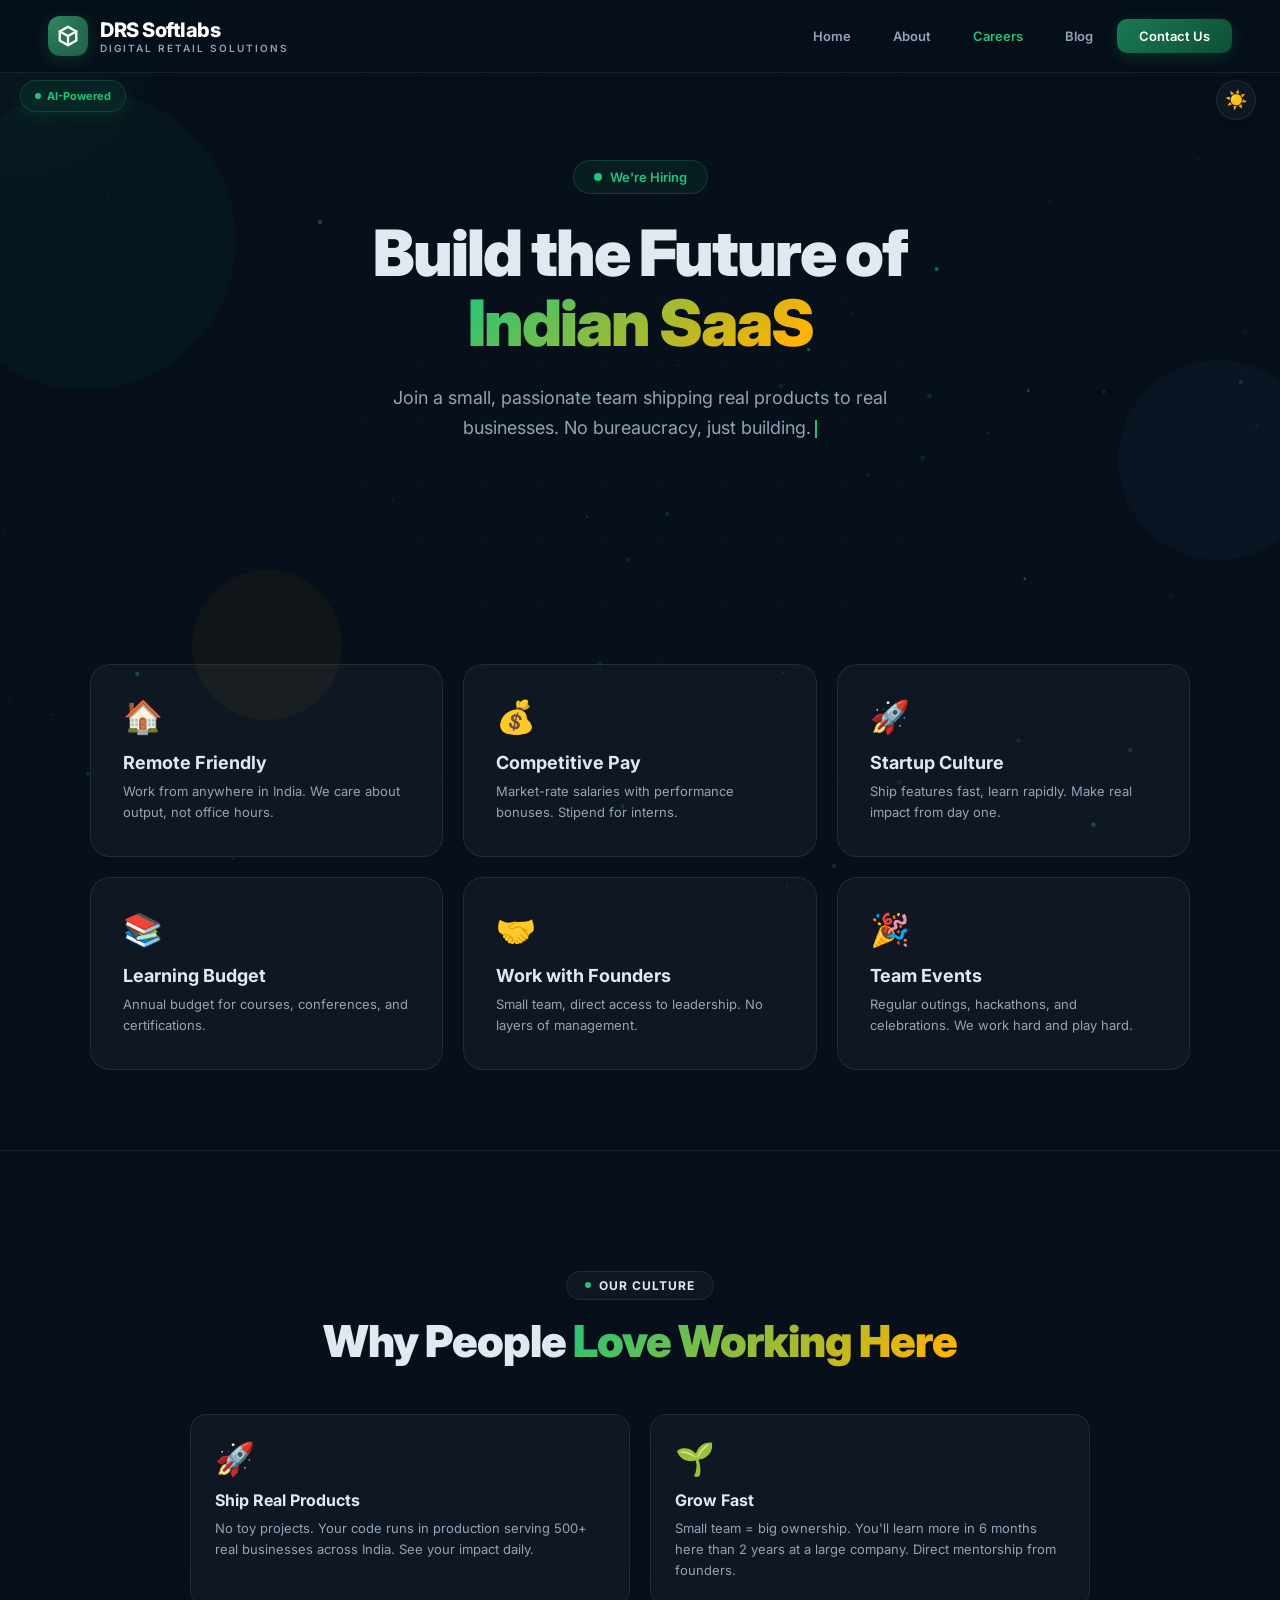
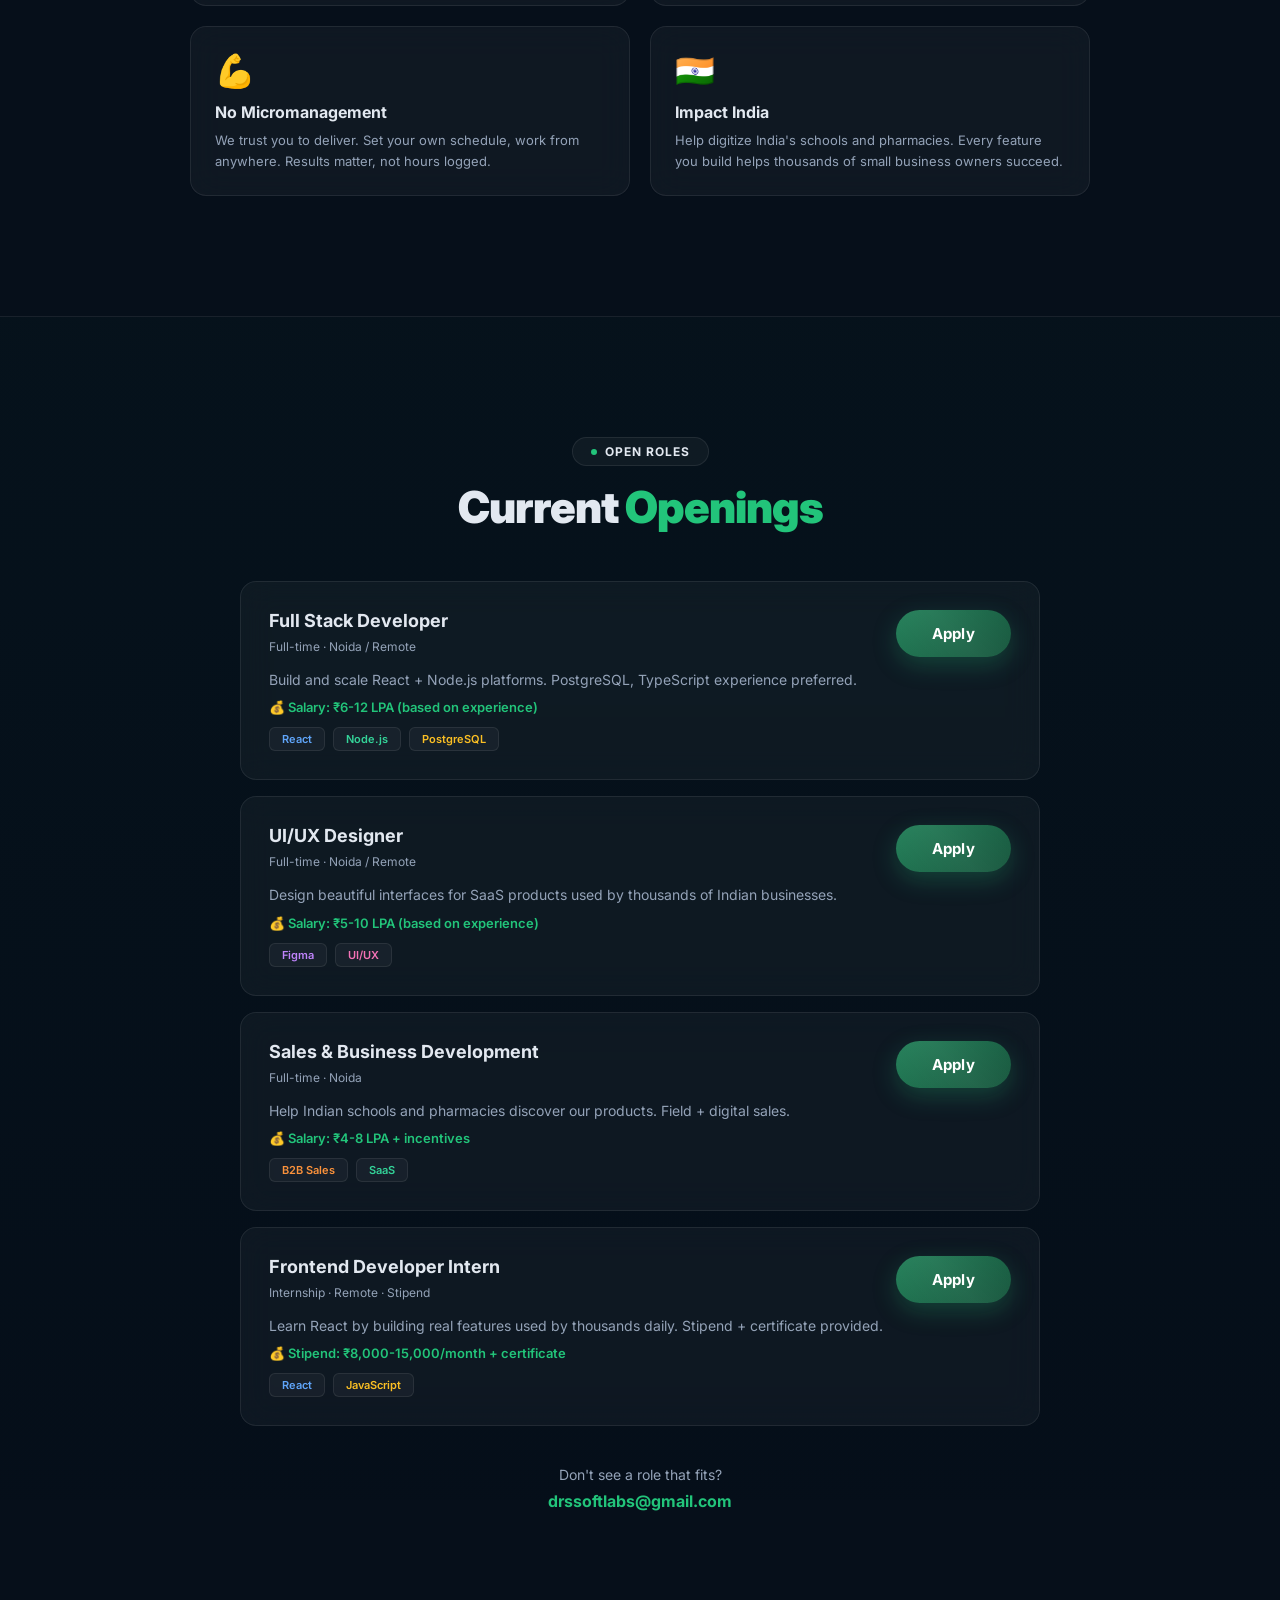
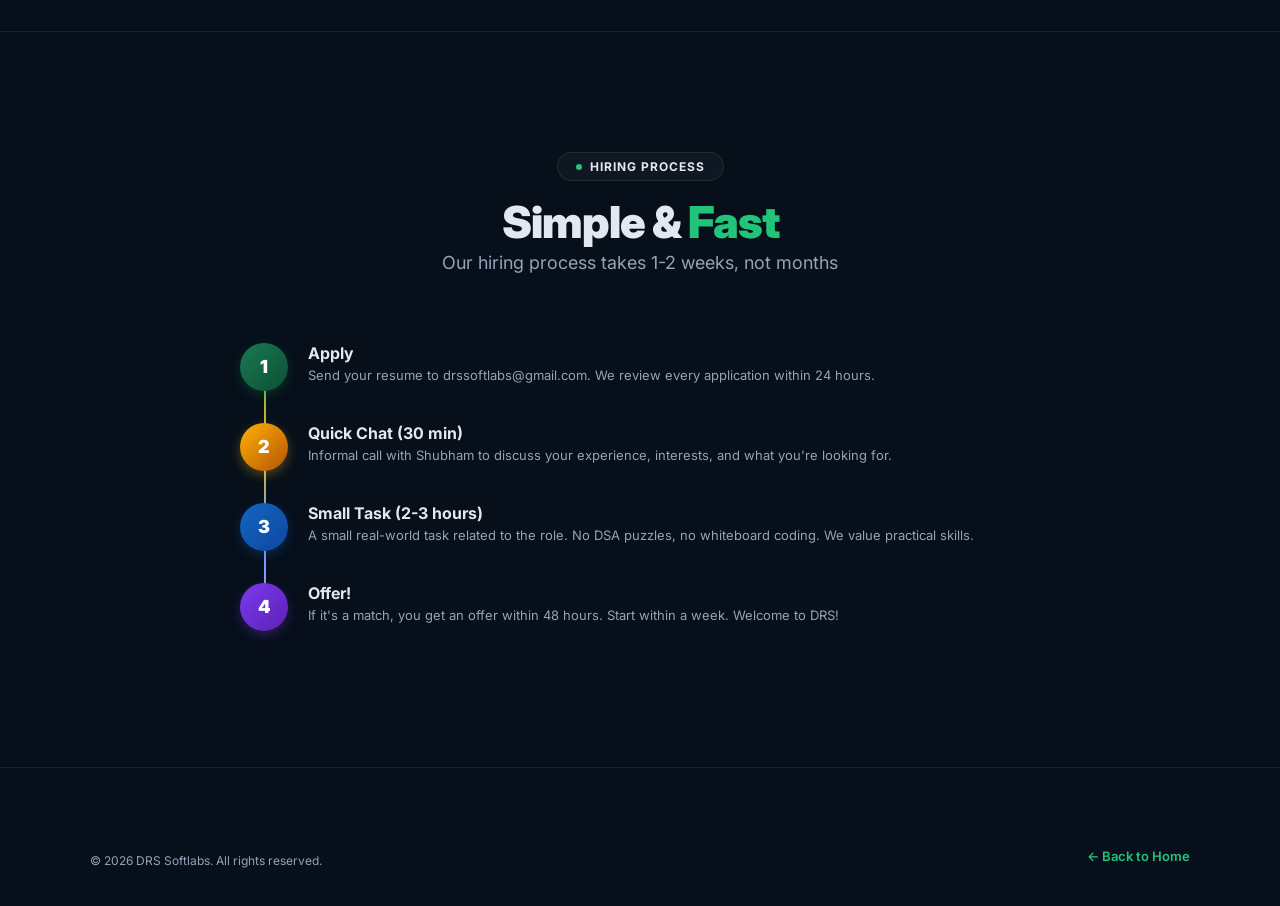
<file: careers.html>
<!DOCTYPE html>
<html lang="en">
<head>
  <meta charset="UTF-8" />
  <meta name="viewport" content="width=device-width, initial-scale=1.0" />
  <title>Careers at DRS Softlabs | Join Our Team</title>
  <meta name="description" content="Join DRS Softlabs - Open positions for developers, designers, sales. Remote friendly, competitive pay, startup culture." />
  <meta property="og:title" content="Careers at DRS Softlabs | Join Our Team | DRS Softlabs" />
  <meta property="og:description" content="Join DRS Softlabs - Open positions for developers, designers, sales. Remote friendly, competitive pay, startup culture." />
  <meta property="og:type" content="website" />
  <meta property="og:url" content="https://drssoftlab.netlify.app/careers.html" />
  <meta name="twitter:card" content="summary" />
  <link rel="icon" href="data:image/svg+xml,<svg xmlns='http://www.w3.org/2000/svg' viewBox='0 0 32 32'><rect width='32' height='32' rx='8' fill='%231a7a52'/><path d='M16 4L6 9v14l10 5 10-5V9L16 4z' fill='none' stroke='white' stroke-width='2'/><path d='M16 28V14M6 9l10 5 10-5' fill='none' stroke='white' stroke-width='1.5'/></svg>" />
  <meta name="theme-color" content="#0a1628" />
  
  <link rel="stylesheet" href="styles.css" />
</head>
<body>
  <div class="preloader"><div class="preloader-icon"><svg width="28" height="28" viewBox="0 0 24 24" fill="none" stroke="#fff" stroke-width="2.5" stroke-linecap="round"><path d="M12 2L3 7v10l9 5 9-5V7l-9-5z"/><path d="M12 22V12"/><path d="M3 7l9 5 9-5"/></svg></div><div class="preloader-bar"><div class="preloader-bar-fill"></div></div><div class="preloader-text">DRS Softlabs</div></div>
  <div class="scroll-progress"></div>
  <canvas id="particles"></canvas>
  <div class="grid-bg"></div>
  <div class="floating-shapes"><div class="floating-shape fs-1"></div><div class="floating-shape fs-2"></div><div class="floating-shape fs-3"></div></div>
  <div class="mouse-glow" style="position:fixed;width:400px;height:400px;border-radius:50%;background:radial-gradient(circle,rgba(34,196,122,0.06),transparent 70%);pointer-events:none;z-index:0;transform:translate(-50%,-50%);transition:left 0.1s,top 0.1s"></div>

  <header class="header">
    <a href="index.html" class="logo">
      <div class="logo-icon"><svg width="22" height="22" viewBox="0 0 24 24" fill="none" stroke="#fff" stroke-width="2.5" stroke-linecap="round"><path d="M12 2L3 7v10l9 5 9-5V7l-9-5z"/><path d="M12 22V12"/><path d="M3 7l9 5 9-5"/></svg></div>
      <div><div class="logo-text">DRS Softlabs</div><div class="logo-sub">Digital Retail Solutions</div></div>
    </a>
    <nav class="nav">
      <a href="index.html">Home</a>
      <a href="about.html">About</a>
      <a href="careers.html" class="active">Careers</a>
      <a href="blog.html">Blog</a>
      <a href="contact.html" class="btn-cta">Contact Us</a>
    </nav>
    <button class="hamburger" aria-label="Menu"><svg viewBox="0 0 24 24" fill="none" stroke="currentColor" stroke-width="2.5" stroke-linecap="round"><line x1="3" y1="6" x2="21" y2="6"/><line x1="3" y1="12" x2="21" y2="12"/><line x1="3" y1="18" x2="21" y2="18"/></svg></button>
  </header>

  <section class="hero" style="padding:160px 48px 100px">
    <div class="hero-bg"></div>
    <div class="container text-center">
      <div class="ai-badge reveal"><span class="pulse"></span>We're Hiring</div>
      <h1 class="reveal reveal-d1">Build the Future of<br/><span class="gradient-text">Indian SaaS</span></h1>
      <p class="subtitle subtitle-center reveal reveal-d2">Join a small, passionate team shipping real products to real businesses. No bureaucracy, just building.</p>
    </div>
  </section>

  <!-- Perks -->
  <section class="section-sm" style="position:relative;z-index:1">
    <div class="container">
      <div class="values-grid">
        <div class="value-card reveal"><div class="icon">&#127968;</div><h3>Remote Friendly</h3><p>Work from anywhere in India. We care about output, not office hours.</p></div>
        <div class="value-card reveal reveal-d1"><div class="icon">&#128176;</div><h3>Competitive Pay</h3><p>Market-rate salaries with performance bonuses. Stipend for interns.</p></div>
        <div class="value-card reveal reveal-d2"><div class="icon">&#128640;</div><h3>Startup Culture</h3><p>Ship features fast, learn rapidly. Make real impact from day one.</p></div>
        <div class="value-card reveal"><div class="icon">&#128218;</div><h3>Learning Budget</h3><p>Annual budget for courses, conferences, and certifications.</p></div>
        <div class="value-card reveal reveal-d1"><div class="icon">&#129309;</div><h3>Work with Founders</h3><p>Small team, direct access to leadership. No layers of management.</p></div>
        <div class="value-card reveal reveal-d2"><div class="icon">&#127881;</div><h3>Team Events</h3><p>Regular outings, hackathons, and celebrations. We work hard and play hard.</p></div>
      </div>
    </div>
  </section>

  <!-- Culture -->
  <section class="section" style="border-top:1px solid var(--border);position:relative;z-index:1">
    <div class="container" style="max-width:900px">
      <div class="text-center" style="margin-bottom:48px">
        <div class="section-tag reveal"><span class="dot"></span> Our Culture</div>
        <h2 class="reveal reveal-d1">Why People <span class="gradient-text">Love Working Here</span></h2>
      </div>
      <div style="display:grid;grid-template-columns:1fr 1fr;gap:20px">
        <div class="glass reveal" style="padding:24px;border-radius:16px">
          <div style="font-size:32px;margin-bottom:12px">&#128640;</div>
          <h3 style="font-size:16px;margin-bottom:8px">Ship Real Products</h3>
          <p style="color:var(--text-muted);font-size:13px;line-height:1.6">No toy projects. Your code runs in production serving 500+ real businesses across India. See your impact daily.</p>
        </div>
        <div class="glass reveal reveal-d1" style="padding:24px;border-radius:16px">
          <div style="font-size:32px;margin-bottom:12px">&#127793;</div>
          <h3 style="font-size:16px;margin-bottom:8px">Grow Fast</h3>
          <p style="color:var(--text-muted);font-size:13px;line-height:1.6">Small team = big ownership. You'll learn more in 6 months here than 2 years at a large company. Direct mentorship from founders.</p>
        </div>
        <div class="glass reveal" style="padding:24px;border-radius:16px">
          <div style="font-size:32px;margin-bottom:12px">&#128170;</div>
          <h3 style="font-size:16px;margin-bottom:8px">No Micromanagement</h3>
          <p style="color:var(--text-muted);font-size:13px;line-height:1.6">We trust you to deliver. Set your own schedule, work from anywhere. Results matter, not hours logged.</p>
        </div>
        <div class="glass reveal reveal-d1" style="padding:24px;border-radius:16px">
          <div style="font-size:32px;margin-bottom:12px">&#127470;&#127475;</div>
          <h3 style="font-size:16px;margin-bottom:8px">Impact India</h3>
          <p style="color:var(--text-muted);font-size:13px;line-height:1.6">Help digitize India's schools and pharmacies. Every feature you build helps thousands of small business owners succeed.</p>
        </div>
      </div>
    </div>
  </section>

  <!-- Openings -->
  <section class="section" style="border-top:1px solid var(--border);position:relative;z-index:1">
    <div class="container">
      <div class="text-center" style="margin-bottom:48px">
        <div class="section-tag reveal"><span class="dot"></span> Open Roles</div>
        <h2 class="reveal reveal-d1">Current <span style="color:var(--primary-light)">Openings</span></h2>
      </div>

      <div style="max-width:800px;margin:0 auto;display:flex;flex-direction:column;gap:16px">

        <div class="glass reveal" style="padding:28px;border-radius:16px;transition:all 0.3s" onmouseenter="this.style.borderColor='rgba(34,196,122,0.3)'" onmouseleave="this.style.borderColor='var(--glass-border)'">
          <div style="display:flex;justify-content:space-between;align-items:flex-start;flex-wrap:wrap;gap:12px">
            <div><h3 style="margin-bottom:4px">Full Stack Developer</h3><span style="font-size:12px;color:var(--text-muted)">Full-time &middot; Noida / Remote</span></div>
            <a data-link="email-apply" data-subject="Application: Full Stack Developer" href="#" class="btn-glow" style="padding:8px 20px;border-radius:8px;font-size:13px;font-weight:700;text-decoration:none;color:#fff;position:relative"><span style="position:relative;z-index:1">Apply</span></a>
          </div>
          <p style="color:var(--text-muted);font-size:14px;margin-top:12px;line-height:1.6">Build and scale React + Node.js platforms. PostgreSQL, TypeScript experience preferred.</p>
          <div style="margin-top:8px;font-size:13px;color:var(--primary-light);font-weight:600">&#x1F4B0; Salary: &#8377;6-12 LPA (based on experience)</div>
          <div style="display:flex;gap:8px;margin-top:12px">
            <span style="padding:4px 12px;border-radius:6px;font-size:11px;font-weight:600;background:var(--glass);border:1px solid var(--glass-border);color:#60a5fa">React</span>
            <span style="padding:4px 12px;border-radius:6px;font-size:11px;font-weight:600;background:var(--glass);border:1px solid var(--glass-border);color:#34d399">Node.js</span>
            <span style="padding:4px 12px;border-radius:6px;font-size:11px;font-weight:600;background:var(--glass);border:1px solid var(--glass-border);color:#fbbf24">PostgreSQL</span>
          </div>
        </div>

        <div class="glass reveal reveal-d1" style="padding:28px;border-radius:16px;transition:all 0.3s" onmouseenter="this.style.borderColor='rgba(34,196,122,0.3)'" onmouseleave="this.style.borderColor='var(--glass-border)'">
          <div style="display:flex;justify-content:space-between;align-items:flex-start;flex-wrap:wrap;gap:12px">
            <div><h3 style="margin-bottom:4px">UI/UX Designer</h3><span style="font-size:12px;color:var(--text-muted)">Full-time &middot; Noida / Remote</span></div>
            <a data-link="email-apply" data-subject="Application: UI/UX Designer" href="#" class="btn-glow" style="padding:8px 20px;border-radius:8px;font-size:13px;font-weight:700;text-decoration:none;color:#fff;position:relative"><span style="position:relative;z-index:1">Apply</span></a>
          </div>
          <p style="color:var(--text-muted);font-size:14px;margin-top:12px;line-height:1.6">Design beautiful interfaces for SaaS products used by thousands of Indian businesses.</p>
          <div style="margin-top:8px;font-size:13px;color:var(--primary-light);font-weight:600">&#x1F4B0; Salary: &#8377;5-10 LPA (based on experience)</div>
          <div style="display:flex;gap:8px;margin-top:12px">
            <span style="padding:4px 12px;border-radius:6px;font-size:11px;font-weight:600;background:var(--glass);border:1px solid var(--glass-border);color:#c084fc">Figma</span>
            <span style="padding:4px 12px;border-radius:6px;font-size:11px;font-weight:600;background:var(--glass);border:1px solid var(--glass-border);color:#f472b6">UI/UX</span>
          </div>
        </div>

        <div class="glass reveal reveal-d2" style="padding:28px;border-radius:16px;transition:all 0.3s" onmouseenter="this.style.borderColor='rgba(34,196,122,0.3)'" onmouseleave="this.style.borderColor='var(--glass-border)'">
          <div style="display:flex;justify-content:space-between;align-items:flex-start;flex-wrap:wrap;gap:12px">
            <div><h3 style="margin-bottom:4px">Sales & Business Development</h3><span style="font-size:12px;color:var(--text-muted)">Full-time &middot; Noida</span></div>
            <a data-link="email-apply" data-subject="Application: Sales" href="#" class="btn-glow" style="padding:8px 20px;border-radius:8px;font-size:13px;font-weight:700;text-decoration:none;color:#fff;position:relative"><span style="position:relative;z-index:1">Apply</span></a>
          </div>
          <p style="color:var(--text-muted);font-size:14px;margin-top:12px;line-height:1.6">Help Indian schools and pharmacies discover our products. Field + digital sales.</p>
          <div style="margin-top:8px;font-size:13px;color:var(--primary-light);font-weight:600">&#x1F4B0; Salary: &#8377;4-8 LPA + incentives</div>
          <div style="display:flex;gap:8px;margin-top:12px">
            <span style="padding:4px 12px;border-radius:6px;font-size:11px;font-weight:600;background:var(--glass);border:1px solid var(--glass-border);color:#fb923c">B2B Sales</span>
            <span style="padding:4px 12px;border-radius:6px;font-size:11px;font-weight:600;background:var(--glass);border:1px solid var(--glass-border);color:#34d399">SaaS</span>
          </div>
        </div>

        <div class="glass reveal reveal-d3" style="padding:28px;border-radius:16px;transition:all 0.3s" onmouseenter="this.style.borderColor='rgba(34,196,122,0.3)'" onmouseleave="this.style.borderColor='var(--glass-border)'">
          <div style="display:flex;justify-content:space-between;align-items:flex-start;flex-wrap:wrap;gap:12px">
            <div><h3 style="margin-bottom:4px">Frontend Developer Intern</h3><span style="font-size:12px;color:var(--text-muted)">Internship &middot; Remote &middot; Stipend</span></div>
            <a data-link="email-apply" data-subject="Application: Frontend Intern" href="#" class="btn-glow" style="padding:8px 20px;border-radius:8px;font-size:13px;font-weight:700;text-decoration:none;color:#fff;position:relative"><span style="position:relative;z-index:1">Apply</span></a>
          </div>
          <p style="color:var(--text-muted);font-size:14px;margin-top:12px;line-height:1.6">Learn React by building real features used by thousands daily. Stipend + certificate provided.</p>
          <div style="margin-top:8px;font-size:13px;color:var(--primary-light);font-weight:600">&#x1F4B0; Stipend: &#8377;8,000-15,000/month + certificate</div>
          <div style="display:flex;gap:8px;margin-top:12px">
            <span style="padding:4px 12px;border-radius:6px;font-size:11px;font-weight:600;background:var(--glass);border:1px solid var(--glass-border);color:#60a5fa">React</span>
            <span style="padding:4px 12px;border-radius:6px;font-size:11px;font-weight:600;background:var(--glass);border:1px solid var(--glass-border);color:#fbbf24">JavaScript</span>
          </div>
        </div>
      </div>

      <div class="text-center reveal" style="margin-top:40px">
        <p style="color:var(--text-muted);font-size:14px;margin-bottom:8px">Don't see a role that fits?</p>
        <a data-link="email-apply" data-subject="General Application - DRS Softlabs" href="#" style="color:var(--primary-light);font-weight:700;font-size:16px;text-decoration:none">drssoftlabs@gmail.com</a>
      </div>
    </div>
  </section>

  <!-- Hiring Process -->
  <section class="section" style="border-top:1px solid var(--border);position:relative;z-index:1">
    <div class="container" style="max-width:800px">
      <div class="text-center" style="margin-bottom:48px">
        <div class="section-tag reveal"><span class="dot"></span> Hiring Process</div>
        <h2 class="reveal reveal-d1">Simple & <span style="color:var(--primary-light)">Fast</span></h2>
        <p class="subtitle subtitle-center reveal reveal-d2">Our hiring process takes 1-2 weeks, not months</p>
      </div>
      <div style="display:flex;flex-direction:column;gap:0;position:relative">
        <div style="position:absolute;left:24px;top:24px;bottom:24px;width:2px;background:linear-gradient(180deg,var(--primary-light),var(--gold),#60a5fa,#c084fc);border-radius:2px"></div>
        <div class="reveal" style="display:flex;gap:20px;align-items:flex-start;padding:16px 0">
          <div style="width:48px;height:48px;border-radius:50%;background:linear-gradient(135deg,var(--primary),var(--primary-dark));display:flex;align-items:center;justify-content:center;font-size:18px;font-weight:900;color:#fff;flex-shrink:0;z-index:1;box-shadow:0 4px 12px rgba(26,122,82,0.3)">1</div>
          <div><h3 style="font-size:16px;margin-bottom:4px">Apply</h3><p style="color:var(--text-muted);font-size:13px">Send your resume to drssoftlabs@gmail.com. We review every application within 24 hours.</p></div>
        </div>
        <div class="reveal reveal-d1" style="display:flex;gap:20px;align-items:flex-start;padding:16px 0">
          <div style="width:48px;height:48px;border-radius:50%;background:linear-gradient(135deg,var(--gold),#b45309);display:flex;align-items:center;justify-content:center;font-size:18px;font-weight:900;color:#fff;flex-shrink:0;z-index:1;box-shadow:0 4px 12px rgba(251,191,36,0.3)">2</div>
          <div><h3 style="font-size:16px;margin-bottom:4px">Quick Chat (30 min)</h3><p style="color:var(--text-muted);font-size:13px">Informal call with Shubham to discuss your experience, interests, and what you're looking for.</p></div>
        </div>
        <div class="reveal reveal-d2" style="display:flex;gap:20px;align-items:flex-start;padding:16px 0">
          <div style="width:48px;height:48px;border-radius:50%;background:linear-gradient(135deg,#1565C0,#0D47A1);display:flex;align-items:center;justify-content:center;font-size:18px;font-weight:900;color:#fff;flex-shrink:0;z-index:1;box-shadow:0 4px 12px rgba(21,101,192,0.3)">3</div>
          <div><h3 style="font-size:16px;margin-bottom:4px">Small Task (2-3 hours)</h3><p style="color:var(--text-muted);font-size:13px">A small real-world task related to the role. No DSA puzzles, no whiteboard coding. We value practical skills.</p></div>
        </div>
        <div class="reveal reveal-d3" style="display:flex;gap:20px;align-items:flex-start;padding:16px 0">
          <div style="width:48px;height:48px;border-radius:50%;background:linear-gradient(135deg,#7c3aed,#5b21b6);display:flex;align-items:center;justify-content:center;font-size:18px;font-weight:900;color:#fff;flex-shrink:0;z-index:1;box-shadow:0 4px 12px rgba(124,58,237,0.3)">4</div>
          <div><h3 style="font-size:16px;margin-bottom:4px">Offer!</h3><p style="color:var(--text-muted);font-size:13px">If it's a match, you get an offer within 48 hours. Start within a week. Welcome to DRS!</p></div>
        </div>
      </div>
    </div>
  </section>

  <!-- Mobile Menu -->
  <div class="mobile-menu"><div class="mobile-menu-panel"><button class="mobile-menu-close">&times;</button><a href="index.html" class="mobile-menu-link">&#127968; Home</a><a href="about.html" class="mobile-menu-link">&#128100; About</a><a href="pricing.html" class="mobile-menu-link">&#128176; Pricing</a><a href="careers.html" class="mobile-menu-link">&#128188; Careers</a><a href="blog.html" class="mobile-menu-link">&#128221; Blog</a><div class="mobile-menu-divider"></div><a href="contact.html" class="mobile-menu-link" style="background:linear-gradient(135deg,var(--primary),var(--primary-dark));color:#fff;border-radius:10px">&#128172; Contact Us</a></div></div>

  <footer class="footer">
    <div class="footer-bottom" style="border-top:none">
      <span>&copy; 2026 DRS Softlabs. All rights reserved.</span>
      <a href="index.html" style="color:var(--primary-light);font-weight:600">&larr; Back to Home</a>
    </div>
  </footer>
  <!-- AI Badge -->
  <div class="ai-floating-badge"><span class="dot"></span>AI-Powered</div>

  <!-- Theme Toggle -->
  <button class="theme-toggle" title="Toggle light/dark mode">&#9728;&#65039;</button>
  <a href="#" class="back-to-top" title="Back to top">&#8593;</a>

  <script src="config.js"></script>
  <script src="script.js"></script>
</body>
</html>
</file>
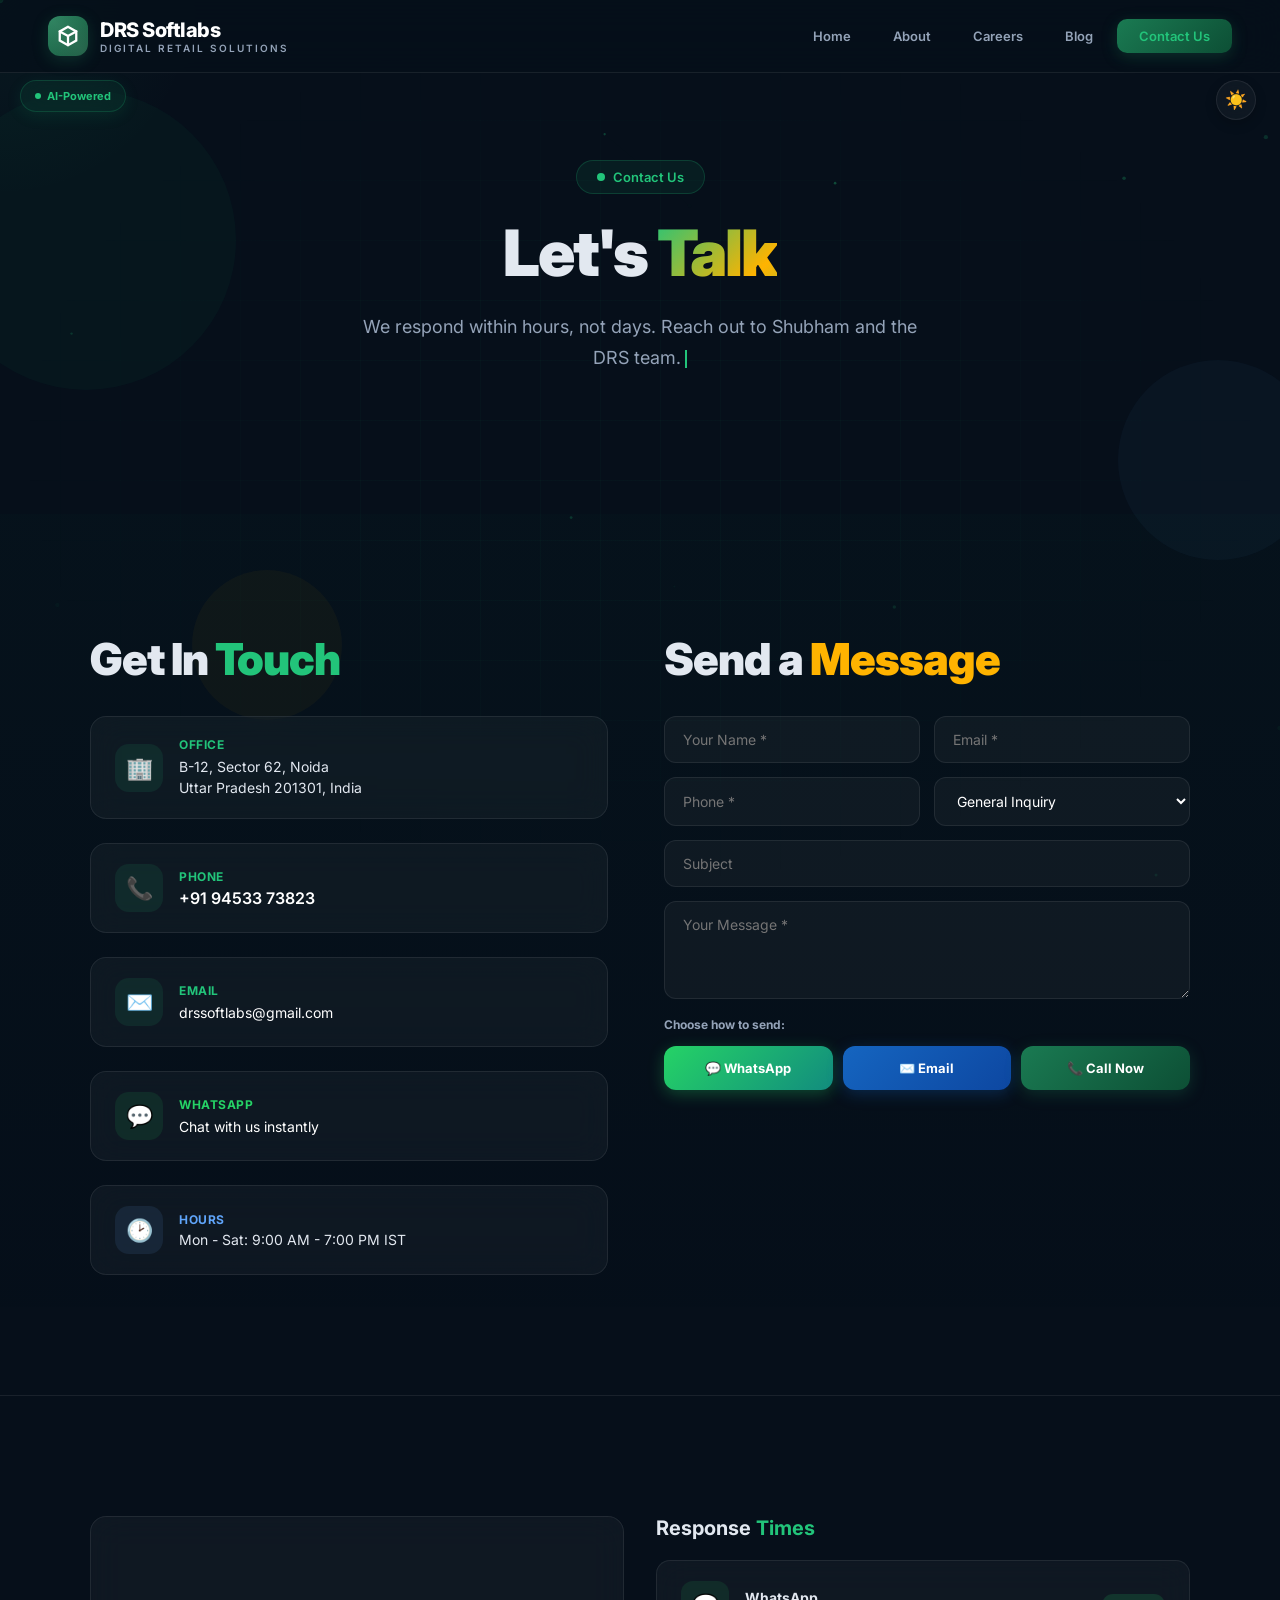
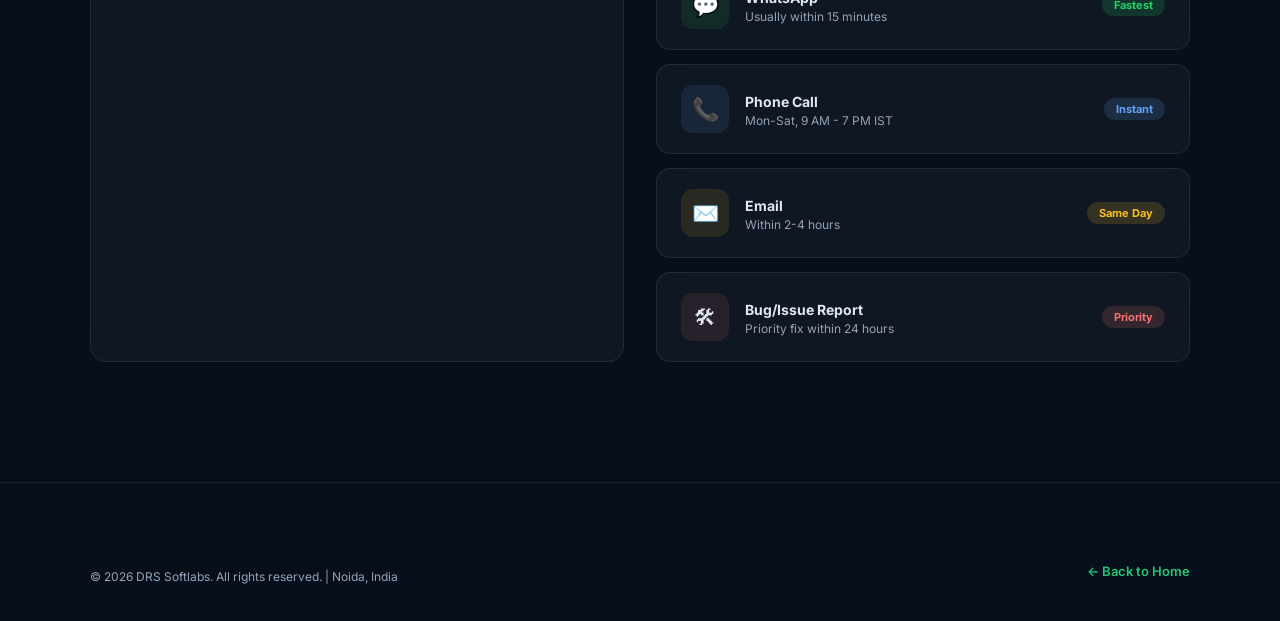
<file: contact.html>
<!DOCTYPE html>
<html lang="en">
<head>
  <meta charset="UTF-8" />
  <meta name="viewport" content="width=device-width, initial-scale=1.0" />
  <title>Contact DRS Softlabs | Get in Touch</title>
  <meta name="description" content="Contact DRS Softlabs - WhatsApp, Email, Phone. Office in Sector 62, Noida. We respond within hours." />
  <meta property="og:title" content="Contact DRS Softlabs | Get in Touch | DRS Softlabs" />
  <meta property="og:description" content="Contact DRS Softlabs - WhatsApp, Email, Phone. Office in Sector 62, Noida. We respond within hours." />
  <meta property="og:type" content="website" />
  <meta property="og:url" content="https://drssoftlab.netlify.app/contact.html" />
  <meta name="twitter:card" content="summary" />
  <link rel="icon" href="data:image/svg+xml,<svg xmlns='http://www.w3.org/2000/svg' viewBox='0 0 32 32'><rect width='32' height='32' rx='8' fill='%231a7a52'/><path d='M16 4L6 9v14l10 5 10-5V9L16 4z' fill='none' stroke='white' stroke-width='2'/><path d='M16 28V14M6 9l10 5 10-5' fill='none' stroke='white' stroke-width='1.5'/></svg>" />
  <meta name="theme-color" content="#0a1628" />
  
  <link rel="stylesheet" href="styles.css" />
</head>
<body>
  <div class="preloader"><div class="preloader-icon"><svg width="28" height="28" viewBox="0 0 24 24" fill="none" stroke="#fff" stroke-width="2.5" stroke-linecap="round"><path d="M12 2L3 7v10l9 5 9-5V7l-9-5z"/><path d="M12 22V12"/><path d="M3 7l9 5 9-5"/></svg></div><div class="preloader-bar"><div class="preloader-bar-fill"></div></div><div class="preloader-text">DRS Softlabs</div></div>
  <div class="scroll-progress"></div>
  <canvas id="particles"></canvas>
  <div class="grid-bg"></div>
  <div class="floating-shapes"><div class="floating-shape fs-1"></div><div class="floating-shape fs-2"></div><div class="floating-shape fs-3"></div></div>
  <div class="mouse-glow" style="position:fixed;width:400px;height:400px;border-radius:50%;background:radial-gradient(circle,rgba(34,196,122,0.06),transparent 70%);pointer-events:none;z-index:0;transform:translate(-50%,-50%);transition:left 0.1s,top 0.1s"></div>

  <header class="header">
    <a href="index.html" class="logo">
      <div class="logo-icon"><svg width="22" height="22" viewBox="0 0 24 24" fill="none" stroke="#fff" stroke-width="2.5" stroke-linecap="round"><path d="M12 2L3 7v10l9 5 9-5V7l-9-5z"/><path d="M12 22V12"/><path d="M3 7l9 5 9-5"/></svg></div>
      <div><div class="logo-text">DRS Softlabs</div><div class="logo-sub">Digital Retail Solutions</div></div>
    </a>
    <nav class="nav">
      <a href="index.html">Home</a>
      <a href="about.html">About</a>
      <a href="careers.html">Careers</a>
      <a href="blog.html">Blog</a>
      <a href="contact.html" class="btn-cta active">Contact Us</a>
    </nav>
    <button class="hamburger" aria-label="Menu"><svg viewBox="0 0 24 24" fill="none" stroke="currentColor" stroke-width="2.5" stroke-linecap="round"><line x1="3" y1="6" x2="21" y2="6"/><line x1="3" y1="12" x2="21" y2="12"/><line x1="3" y1="18" x2="21" y2="18"/></svg></button>
  </header>

  <section class="hero" style="padding:160px 48px 100px">
    <div class="hero-bg"></div>
    <div class="container text-center">
      <div class="ai-badge reveal"><span class="pulse"></span>Contact Us</div>
      <h1 class="reveal reveal-d1">Let's <span class="gradient-text">Talk</span></h1>
      <p class="subtitle subtitle-center reveal reveal-d2">We respond within hours, not days. Reach out to Shubham and the DRS team.</p>
    </div>
  </section>

  <section class="section" style="position:relative;z-index:1">
    <div class="container">
      <div style="display:grid;grid-template-columns:1fr 1fr;gap:56px">
        <!-- Contact Info -->
        <div class="reveal">
          <h2 style="margin-bottom:32px">Get In <span style="color:var(--primary-light)">Touch</span></h2>

          <div style="display:flex;flex-direction:column;gap:24px">
            <div class="glass" style="padding:20px 24px;display:flex;gap:16px;align-items:center;border-radius:16px">
              <div style="width:48px;height:48px;border-radius:14px;background:rgba(34,196,122,0.1);display:flex;align-items:center;justify-content:center;font-size:22px;flex-shrink:0">&#127970;</div>
              <div>
                <div style="font-size:12px;font-weight:700;color:var(--primary-light);letter-spacing:0.5px;margin-bottom:4px">OFFICE</div>
                <div style="font-size:14px;line-height:1.5">B-12, Sector 62, Noida<br/>Uttar Pradesh 201301, India</div>
              </div>
            </div>

            <div class="glass" style="padding:20px 24px;display:flex;gap:16px;align-items:center;border-radius:16px">
              <div style="width:48px;height:48px;border-radius:14px;background:rgba(34,196,122,0.1);display:flex;align-items:center;justify-content:center;font-size:22px;flex-shrink:0">&#128222;</div>
              <div>
                <div style="font-size:12px;font-weight:700;color:var(--primary-light);letter-spacing:0.5px;margin-bottom:4px">PHONE</div>
                <a data-link="phone" href="#" style="font-size:16px;font-weight:600;color:#fff;text-decoration:none">+91 94533 73823</a>
              </div>
            </div>

            <div class="glass" style="padding:20px 24px;display:flex;gap:16px;align-items:center;border-radius:16px">
              <div style="width:48px;height:48px;border-radius:14px;background:rgba(34,196,122,0.1);display:flex;align-items:center;justify-content:center;font-size:22px;flex-shrink:0">&#9993;&#65039;</div>
              <div>
                <div style="font-size:12px;font-weight:700;color:var(--primary-light);letter-spacing:0.5px;margin-bottom:4px">EMAIL</div>
                <a data-link="email" href="#" style="font-size:14px;color:#fff;text-decoration:none">drssoftlabs@gmail.com</a>
              </div>
            </div>

            <div class="glass" style="padding:20px 24px;display:flex;gap:16px;align-items:center;border-radius:16px">
              <div style="width:48px;height:48px;border-radius:14px;background:rgba(37,211,102,0.1);display:flex;align-items:center;justify-content:center;font-size:22px;flex-shrink:0">&#128172;</div>
              <div>
                <div style="font-size:12px;font-weight:700;color:#25D366;letter-spacing:0.5px;margin-bottom:4px">WHATSAPP</div>
                <a data-link="whatsapp" href="#" style="font-size:14px;color:#fff;text-decoration:none">Chat with us instantly</a>
              </div>
            </div>

            <div class="glass" style="padding:20px 24px;display:flex;gap:16px;align-items:center;border-radius:16px">
              <div style="width:48px;height:48px;border-radius:14px;background:rgba(96,165,250,0.1);display:flex;align-items:center;justify-content:center;font-size:22px;flex-shrink:0">&#128337;</div>
              <div>
                <div style="font-size:12px;font-weight:700;color:#60a5fa;letter-spacing:0.5px;margin-bottom:4px">HOURS</div>
                <div style="font-size:14px">Mon - Sat: 9:00 AM - 7:00 PM IST</div>
              </div>
            </div>
          </div>
        </div>

        <!-- Form -->
        <div class="reveal reveal-d1">
          <h2 style="margin-bottom:32px">Send a <span style="color:var(--gold)">Message</span></h2>
          <form id="contact-form" style="display:flex;flex-direction:column;gap:14px">
            <div style="display:grid;grid-template-columns:1fr 1fr;gap:14px">
              <input id="cf-name" placeholder="Your Name *" required style="padding:14px 18px;border:1px solid var(--glass-border);border-radius:12px;font-size:14px;font-family:inherit;background:var(--glass);color:#fff;outline:none;transition:border-color 0.2s" onfocus="this.style.borderColor='rgba(34,196,122,0.4)'" onblur="this.style.borderColor='var(--glass-border)'" />
              <input id="cf-email" placeholder="Email *" required type="email" style="padding:14px 18px;border:1px solid var(--glass-border);border-radius:12px;font-size:14px;font-family:inherit;background:var(--glass);color:#fff;outline:none;transition:border-color 0.2s" onfocus="this.style.borderColor='rgba(34,196,122,0.4)'" onblur="this.style.borderColor='var(--glass-border)'" />
            </div>
            <div style="display:grid;grid-template-columns:1fr 1fr;gap:14px">
              <input id="cf-phone" placeholder="Phone *" required style="padding:14px 18px;border:1px solid var(--glass-border);border-radius:12px;font-size:14px;font-family:inherit;background:var(--glass);color:#fff;outline:none;transition:border-color 0.2s" onfocus="this.style.borderColor='rgba(34,196,122,0.4)'" onblur="this.style.borderColor='var(--glass-border)'" />
              <select id="cf-product" style="padding:14px 18px;border:1px solid var(--glass-border);border-radius:12px;font-size:14px;font-family:inherit;background:var(--glass);color:#fff;outline:none;transition:border-color 0.2s;appearance:auto">
                <option value="General Inquiry">General Inquiry</option>
                <option value="NeoShala Demo">NeoShala (School)</option>
                <option value="Aushadhi Demo">Aushadhi (Pharmacy)</option>
                <option value="Pricing Question">Pricing Question</option>
                <option value="Technical Support">Technical Support</option>
                <option value="Partnership">Partnership</option>
              </select>
            </div>
            <input id="cf-subject" placeholder="Subject" style="padding:14px 18px;border:1px solid var(--glass-border);border-radius:12px;font-size:14px;font-family:inherit;background:var(--glass);color:#fff;outline:none;transition:border-color 0.2s" onfocus="this.style.borderColor='rgba(34,196,122,0.4)'" onblur="this.style.borderColor='var(--glass-border)'" />
            <textarea id="cf-msg" placeholder="Your Message *" required rows="4" style="padding:14px 18px;border:1px solid var(--glass-border);border-radius:12px;font-size:14px;font-family:inherit;background:var(--glass);color:#fff;outline:none;resize:vertical;transition:border-color 0.2s" onfocus="this.style.borderColor='rgba(34,196,122,0.4)'" onblur="this.style.borderColor='var(--glass-border)'"></textarea>

            <!-- 3 Send Options -->
            <div style="font-size:12px;font-weight:700;color:var(--text-muted);margin-top:4px">Choose how to send:</div>
            <div style="display:grid;grid-template-columns:1fr 1fr 1fr;gap:10px">
              <button type="button" onclick="sendVia('whatsapp')" style="padding:14px 12px;border:none;border-radius:12px;font-size:13px;font-weight:700;cursor:pointer;font-family:inherit;color:#fff;background:linear-gradient(135deg,#25D366,#128C7E);box-shadow:0 4px 16px rgba(37,211,102,0.3);display:flex;align-items:center;justify-content:center;gap:6px;transition:all 0.2s" onmouseenter="this.style.transform='translateY(-2px)'" onmouseleave="this.style.transform=''">
                &#128172; WhatsApp
              </button>
              <button type="button" onclick="sendVia('email')" style="padding:14px 12px;border:none;border-radius:12px;font-size:13px;font-weight:700;cursor:pointer;font-family:inherit;color:#fff;background:linear-gradient(135deg,#1565C0,#0D47A1);box-shadow:0 4px 16px rgba(21,101,192,0.3);display:flex;align-items:center;justify-content:center;gap:6px;transition:all 0.2s" onmouseenter="this.style.transform='translateY(-2px)'" onmouseleave="this.style.transform=''">
                &#9993;&#65039; Email
              </button>
              <button type="button" onclick="sendVia('phone')" style="padding:14px 12px;border:none;border-radius:12px;font-size:13px;font-weight:700;cursor:pointer;font-family:inherit;color:#fff;background:linear-gradient(135deg,var(--primary,#1a7a52),var(--primary-dark,#0d4f35));box-shadow:0 4px 16px rgba(26,122,82,0.3);display:flex;align-items:center;justify-content:center;gap:6px;transition:all 0.2s" onmouseenter="this.style.transform='translateY(-2px)'" onmouseleave="this.style.transform=''">
                &#128222; Call Now
              </button>
            </div>
          </form>
          <script>
          function sendVia(method) {
            var form = document.getElementById('contact-form');
            var n = document.getElementById('cf-name').value;
            var em = document.getElementById('cf-email').value;
            var ph = document.getElementById('cf-phone').value;
            var prod = document.getElementById('cf-product').value;
            var s = document.getElementById('cf-subject').value;
            var m = document.getElementById('cf-msg').value;

            // Validate required fields
            if (!n || !em || !ph || !m) {
              alert('Please fill in all required fields (Name, Email, Phone, Message)');
              return;
            }

            if (method === 'whatsapp') {
              var msg = 'Hi DRS Team!\n\nName: '+n+'\nEmail: '+em+'\nPhone: '+ph+'\nInterest: '+prod+'\nSubject: '+(s||'—')+'\n\nMessage:\n'+m;
              window.open('https://wa.me/919453373823?text='+encodeURIComponent(msg), '_blank');
            } else if (method === 'email') {
              var subject = (prod !== 'General Inquiry' ? prod + ' — ' : '') + (s || 'Contact from Website');
              var body = 'Name: '+n+'\nPhone: '+ph+'\nInterest: '+prod+'\n\n'+m+'\n\n— Sent from DRS Softlabs Website';
              window.open('https://mail.google.com/mail/?view=cm&fs=1&to=drssoftlabs@gmail.com&su='+encodeURIComponent(subject)+'&body='+encodeURIComponent(body), '_blank');
            } else if (method === 'phone') {
              window.open('tel:+919453373823', '_self');
            }

            // Show success
            form.innerHTML = '<div style="text-align:center;padding:32px"><div style="font-size:48px;margin-bottom:12px">&#9989;</div><h3 style="font-size:20px;font-weight:800;color:var(--primary-light);margin-bottom:8px">'+(method==='phone'?'Calling...':'Message Sent!')+'</h3><p style="color:var(--text-muted);font-size:14px;line-height:1.6">'+(method==='phone'?'Dial +91 94533 73823 to speak with our team':'We will get back to you within a few hours.')+'</p><div style="display:flex;gap:10px;justify-content:center;margin-top:20px;flex-wrap:wrap"><a href="https://wa.me/919453373823" target="_blank" style="padding:8px 16px;border-radius:8px;background:rgba(37,211,102,0.15);color:#25D366;font-size:12px;font-weight:700;text-decoration:none">&#128172; WhatsApp</a><a href="tel:+919453373823" style="padding:8px 16px;border-radius:8px;background:rgba(96,165,250,0.15);color:#60a5fa;font-size:12px;font-weight:700;text-decoration:none">&#128222; +91 94533 73823</a><a href="https://mail.google.com/mail/?view=cm&fs=1&to=drssoftlabs@gmail.com" target="_blank" style="padding:8px 16px;border-radius:8px;background:rgba(251,191,36,0.15);color:#fbbf24;font-size:12px;font-weight:700;text-decoration:none">&#9993;&#65039; drssoftlabs@gmail.com</a></div></div>';
          }
          </script>
        </div>
      </div>
    </div>
  </section>

  <!-- Map & Response Times -->
  <section class="section" style="border-top:1px solid var(--border);position:relative;z-index:1">
    <div class="container">
      <div style="display:grid;grid-template-columns:1fr 1fr;gap:32px">
        <!-- Map -->
        <div class="glass reveal" style="border-radius:16px;overflow:hidden;min-height:350px">
          <iframe src="https://www.google.com/maps/embed?pb=!1m18!1m12!1m3!1d3502.0!2d77.3629!3d28.6273!2m3!1f0!2f0!3f0!3m2!1i1024!2i768!4f13.1!3m3!1m2!1s0x0%3A0x0!2sSector%2062%2C%20Noida!5e0!3m2!1sen!2sin!4v1700000000000" width="100%" height="100%" style="border:0;min-height:350px;border-radius:16px" allowfullscreen="" loading="lazy" referrerpolicy="no-referrer-when-downgrade"></iframe>
        </div>
        <!-- Response Times -->
        <div class="reveal reveal-d1">
          <h3 style="font-size:20px;margin-bottom:20px">Response <span style="color:var(--primary-light)">Times</span></h3>
          <div style="display:flex;flex-direction:column;gap:14px">
            <div class="glass" style="padding:20px 24px;border-radius:14px;display:flex;align-items:center;gap:16px">
              <div style="width:48px;height:48px;border-radius:12px;background:rgba(37,211,102,0.1);display:flex;align-items:center;justify-content:center;font-size:22px;flex-shrink:0">&#128172;</div>
              <div style="flex:1"><strong style="font-size:14px">WhatsApp</strong><p style="font-size:12px;color:var(--text-muted);margin-top:2px">Usually within 15 minutes</p></div>
              <div style="background:rgba(37,211,102,0.15);color:#25D366;padding:4px 12px;border-radius:20px;font-size:11px;font-weight:700">Fastest</div>
            </div>
            <div class="glass" style="padding:20px 24px;border-radius:14px;display:flex;align-items:center;gap:16px">
              <div style="width:48px;height:48px;border-radius:12px;background:rgba(96,165,250,0.1);display:flex;align-items:center;justify-content:center;font-size:22px;flex-shrink:0">&#128222;</div>
              <div style="flex:1"><strong style="font-size:14px">Phone Call</strong><p style="font-size:12px;color:var(--text-muted);margin-top:2px">Mon-Sat, 9 AM - 7 PM IST</p></div>
              <div style="background:rgba(96,165,250,0.15);color:#60a5fa;padding:4px 12px;border-radius:20px;font-size:11px;font-weight:700">Instant</div>
            </div>
            <div class="glass" style="padding:20px 24px;border-radius:14px;display:flex;align-items:center;gap:16px">
              <div style="width:48px;height:48px;border-radius:12px;background:rgba(251,191,36,0.1);display:flex;align-items:center;justify-content:center;font-size:22px;flex-shrink:0">&#9993;&#65039;</div>
              <div style="flex:1"><strong style="font-size:14px">Email</strong><p style="font-size:12px;color:var(--text-muted);margin-top:2px">Within 2-4 hours</p></div>
              <div style="background:rgba(251,191,36,0.15);color:#fbbf24;padding:4px 12px;border-radius:20px;font-size:11px;font-weight:700">Same Day</div>
            </div>
            <div class="glass" style="padding:20px 24px;border-radius:14px;display:flex;align-items:center;gap:16px">
              <div style="width:48px;height:48px;border-radius:12px;background:rgba(248,113,113,0.1);display:flex;align-items:center;justify-content:center;font-size:22px;flex-shrink:0">&#128736;</div>
              <div style="flex:1"><strong style="font-size:14px">Bug/Issue Report</strong><p style="font-size:12px;color:var(--text-muted);margin-top:2px">Priority fix within 24 hours</p></div>
              <div style="background:rgba(248,113,113,0.15);color:#f87171;padding:4px 12px;border-radius:20px;font-size:11px;font-weight:700">Priority</div>
            </div>
          </div>
        </div>
      </div>
    </div>
  </section>

  <!-- Mobile Menu -->
  <div class="mobile-menu"><div class="mobile-menu-panel"><button class="mobile-menu-close">&times;</button><a href="index.html" class="mobile-menu-link">&#127968; Home</a><a href="about.html" class="mobile-menu-link">&#128100; About</a><a href="pricing.html" class="mobile-menu-link">&#128176; Pricing</a><a href="careers.html" class="mobile-menu-link">&#128188; Careers</a><a href="blog.html" class="mobile-menu-link">&#128221; Blog</a><div class="mobile-menu-divider"></div><a href="contact.html" class="mobile-menu-link" style="background:linear-gradient(135deg,var(--primary),var(--primary-dark));color:#fff;border-radius:10px">&#128172; Contact Us</a></div></div>

  <footer class="footer">
    <div class="footer-bottom" style="border-top:none">
      <span>&copy; 2026 DRS Softlabs. All rights reserved. | Noida, India</span>
      <a href="index.html" style="color:var(--primary-light);font-weight:600">&larr; Back to Home</a>
    </div>
  </footer>
  <!-- AI Badge -->
  <div class="ai-floating-badge"><span class="dot"></span>AI-Powered</div>

  <!-- Theme Toggle -->
  <button class="theme-toggle" title="Toggle light/dark mode">&#9728;&#65039;</button>
  <a href="#" class="back-to-top" title="Back to top">&#8593;</a>

  <script src="config.js"></script>
  <script src="script.js"></script>
</body>
</html>
</file>
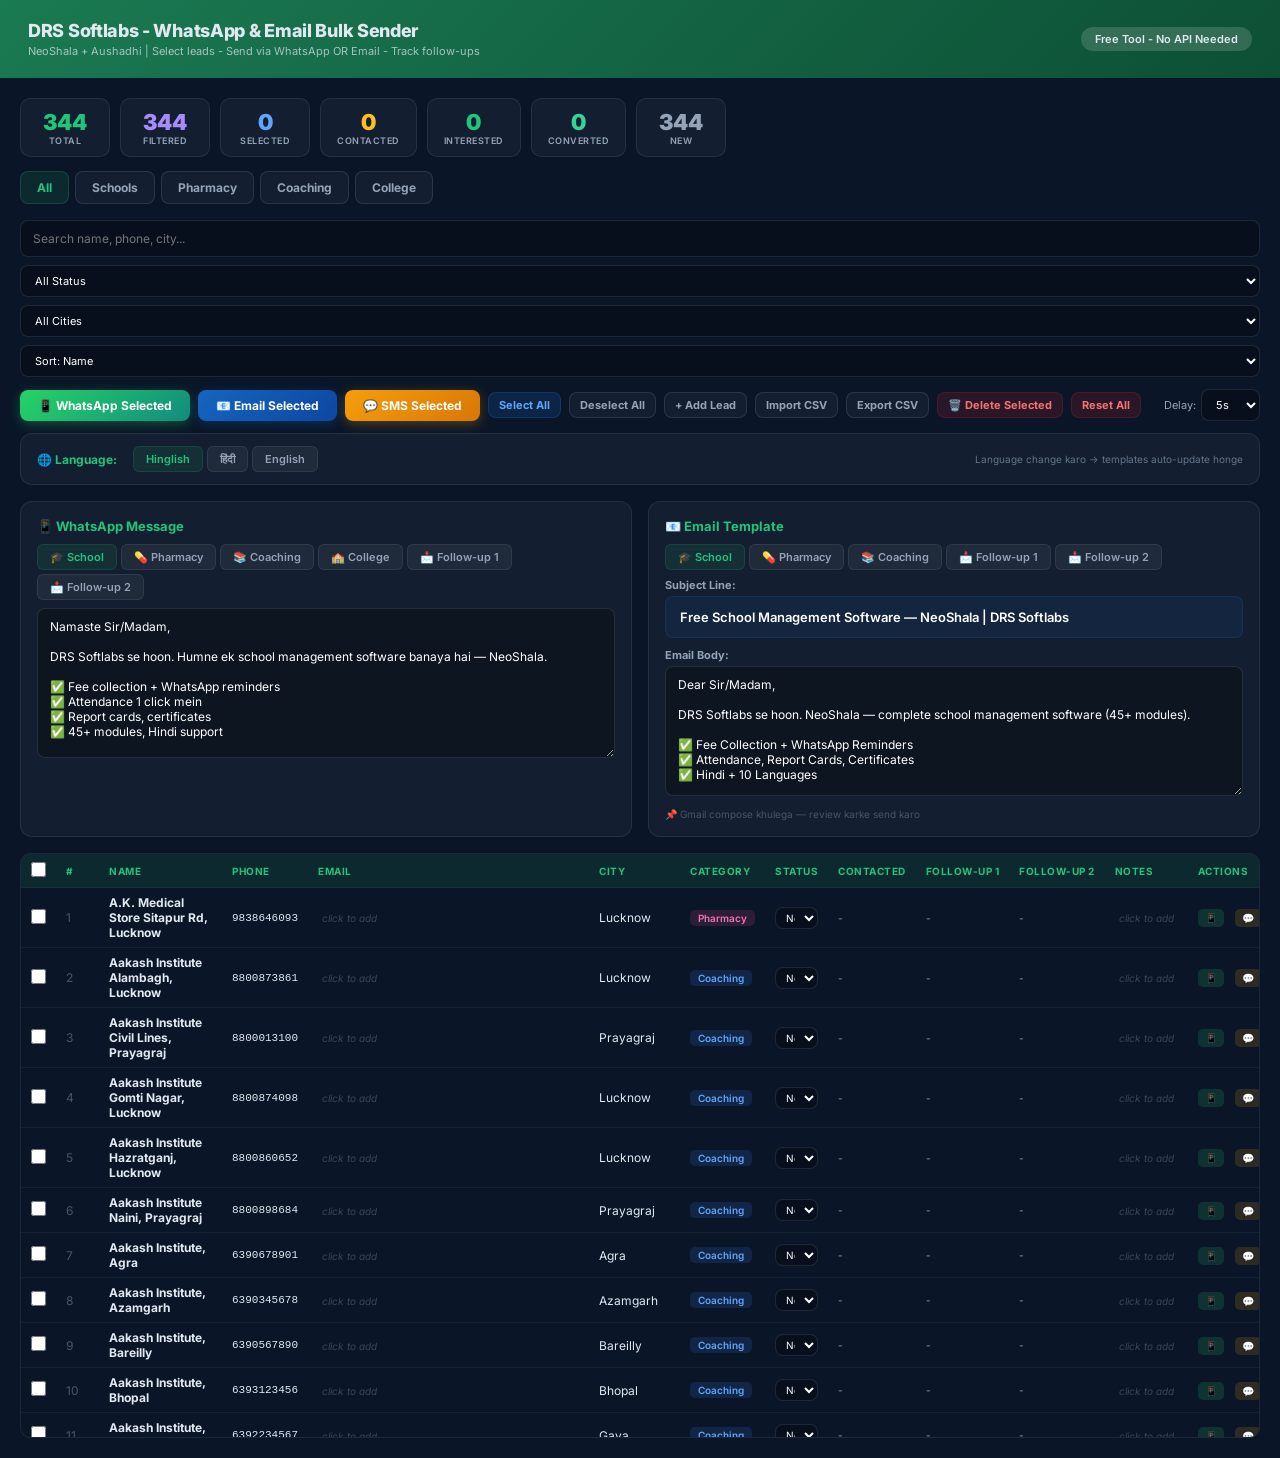
<file: crm.html>
<!DOCTYPE html>
<html lang="en">
<head>
<meta charset="UTF-8" />
<meta name="viewport" content="width=device-width, initial-scale=1.0" />
<title>DRS Softlabs — WhatsApp & Email Bulk Sender Tool</title>
<style>
  @import url('https://fonts.googleapis.com/css2?family=Inter:wght@400;500;600;700;800;900&display=swap');
  *{box-sizing:border-box;margin:0;padding:0}
  body{font-family:'Inter',sans-serif;background:#0a1628;color:#e2e8f0;min-height:100vh}
  ::-webkit-scrollbar{width:6px;height:6px}
  ::-webkit-scrollbar-track{background:rgba(255,255,255,0.03)}
  ::-webkit-scrollbar-thumb{background:rgba(255,255,255,0.15);border-radius:4px}

  .header{background:linear-gradient(135deg,#1a7a52,#0d4f35);padding:20px 28px;display:flex;justify-content:space-between;align-items:center;flex-wrap:wrap;gap:10px}
  .header h1{font-size:18px;font-weight:800;letter-spacing:-0.3px}
  .header .subtitle{font-size:11px;opacity:0.7;margin-top:3px}
  .header .badge{background:rgba(255,255,255,0.15);padding:5px 14px;border-radius:20px;font-size:11px;font-weight:600}

  .container{max-width:1440px;margin:0 auto;padding:20px}

  .tabs{display:flex;gap:6px;margin-bottom:16px;flex-wrap:wrap}
  .tab{padding:8px 16px;border-radius:8px;border:1px solid rgba(255,255,255,0.1);background:rgba(255,255,255,0.04);color:#94a3b8;font-weight:700;font-size:12px;cursor:pointer;transition:all 0.2s;white-space:nowrap}
  .tab.active{background:rgba(26,122,82,0.2);border-color:rgba(26,122,82,0.4);color:#22c47a}
  .tab:hover{border-color:rgba(255,255,255,0.2)}

  .panel{background:rgba(255,255,255,0.04);border:1px solid rgba(255,255,255,0.08);border-radius:12px;padding:16px;margin-bottom:16px}
  .panel h3{font-size:13px;margin-bottom:10px;color:#22c47a;font-weight:700}

  textarea,input[type="text"],input[type="email"],select{width:100%;background:rgba(0,0,0,0.3);border:1px solid rgba(255,255,255,0.1);border-radius:8px;color:#fff;font-family:inherit;font-size:12px;padding:10px 12px;outline:none;transition:border-color 0.2s}
  textarea:focus,input[type="text"]:focus,input[type="email"]:focus{border-color:rgba(34,196,122,0.4)}
  textarea{height:110px;resize:vertical}

  .controls{display:flex;gap:8px;align-items:center;flex-wrap:wrap;margin-bottom:12px}
  .btn{padding:8px 18px;border-radius:8px;border:none;font-weight:700;font-size:12px;cursor:pointer;font-family:inherit;transition:all 0.2s;display:inline-flex;align-items:center;gap:5px;white-space:nowrap}
  .btn:active{transform:scale(0.97)}
  .btn-green{background:linear-gradient(135deg,#25D366,#128C7E);color:#fff;box-shadow:0 3px 12px rgba(37,211,102,0.3)}
  .btn-green:hover{box-shadow:0 5px 20px rgba(37,211,102,0.4)}
  .btn-email{background:linear-gradient(135deg,#1565C0,#0D47A1);color:#fff;box-shadow:0 3px 12px rgba(21,101,192,0.3)}
  .btn-blue{background:rgba(21,101,192,0.2);color:#60a5fa;border:1px solid rgba(21,101,192,0.3)}
  .btn-red{background:rgba(220,38,38,0.15);color:#f87171;border:1px solid rgba(220,38,38,0.2)}
  .btn-outline{background:rgba(255,255,255,0.04);color:#94a3b8;border:1px solid rgba(255,255,255,0.1)}
  .btn-sm{padding:5px 10px;font-size:11px}

  .search-input{padding:8px 14px;border-radius:8px;border:1px solid rgba(255,255,255,0.1);background:rgba(0,0,0,0.3);color:#fff;font-size:12px;font-family:inherit;outline:none;width:200px}
  .search-input:focus{border-color:rgba(34,196,122,0.4)}

  .filter-select{padding:7px 10px;border-radius:8px;border:1px solid rgba(255,255,255,0.1);background:rgba(0,0,0,0.3);color:#fff;font-size:11px;font-family:inherit;cursor:pointer}

  .stats{display:flex;gap:10px;margin-bottom:14px;flex-wrap:wrap}
  .stat{background:rgba(255,255,255,0.04);border:1px solid rgba(255,255,255,0.08);border-radius:10px;padding:10px 16px;text-align:center;min-width:90px}
  .stat-val{font-size:22px;font-weight:900;color:#22c47a}
  .stat-lbl{font-size:9px;color:#94a3b8;font-weight:600;text-transform:uppercase;letter-spacing:0.5px}

  .tbl-wrap{overflow-x:auto;border-radius:10px;border:1px solid rgba(255,255,255,0.08);max-height:65vh;overflow-y:auto}
  table{width:100%;border-collapse:collapse;min-width:900px}
  thead{position:sticky;top:0;z-index:2}
  th{background:rgba(26,122,82,0.2);color:#22c47a;font-size:10px;font-weight:700;padding:8px 10px;text-align:left;text-transform:uppercase;letter-spacing:0.5px;cursor:pointer;user-select:none;white-space:nowrap;border-bottom:1px solid rgba(26,122,82,0.3)}
  th:hover{background:rgba(26,122,82,0.3)}
  th .sort-arrow{opacity:0.4;font-size:9px;margin-left:3px}
  th.sorted .sort-arrow{opacity:1;color:#fff}
  td{padding:7px 10px;border-bottom:1px solid rgba(255,255,255,0.04);font-size:12px;vertical-align:middle}
  tr:hover{background:rgba(255,255,255,0.03)}

  .status-badge{display:inline-block;padding:3px 8px;border-radius:6px;font-size:10px;font-weight:700;text-transform:capitalize}
  .status-new{background:rgba(148,163,184,0.15);color:#94a3b8}
  .status-contacted{background:rgba(96,165,250,0.15);color:#60a5fa}
  .status-followup1{background:rgba(251,191,36,0.15);color:#fbbf24}
  .status-followup2{background:rgba(251,146,60,0.15);color:#fb923c}
  .status-interested{background:rgba(34,196,122,0.15);color:#22c47a}
  .status-converted{background:rgba(34,196,122,0.3);color:#22c47a}
  .status-notinterested{background:rgba(248,113,113,0.15);color:#f87171}

  .cat-badge{display:inline-block;padding:2px 8px;border-radius:5px;font-size:10px;font-weight:600}
  .cat-school{background:rgba(139,92,246,0.15);color:#a78bfa}
  .cat-pharmacy{background:rgba(236,72,153,0.15);color:#f472b6}
  .cat-coaching{background:rgba(59,130,246,0.15);color:#60a5fa}
  .cat-college{background:rgba(20,184,166,0.15);color:#2dd4bf}

  .editable{cursor:pointer;padding:2px 4px;border-radius:4px;transition:background 0.2s;min-width:30px;display:inline-block}
  .editable:hover{background:rgba(255,255,255,0.08)}
  .editable:empty::before{content:'click to add';color:rgba(255,255,255,0.2);font-size:10px;font-style:italic}

  input[type="checkbox"]{width:15px;height:15px;cursor:pointer;accent-color:#22c47a}

  .progress-bar-wrap{display:none;background:rgba(34,196,122,0.1);border:1px solid rgba(34,196,122,0.2);border-radius:10px;padding:12px 16px;margin-bottom:12px}
  .progress-track{height:5px;border-radius:5px;background:rgba(255,255,255,0.1);overflow:hidden;margin-top:6px}
  .progress-fill{height:100%;border-radius:5px;background:linear-gradient(90deg,#22c47a,#ffd54f);transition:width 0.3s}

  .modal-overlay{display:none;position:fixed;top:0;left:0;width:100%;height:100%;background:rgba(0,0,0,0.7);z-index:100;justify-content:center;align-items:center}
  .modal-overlay.show{display:flex}
  .modal{background:#111827;border:1px solid rgba(255,255,255,0.1);border-radius:14px;padding:24px;max-width:600px;width:95%;max-height:80vh;overflow-y:auto}
  .modal h3{font-size:16px;margin-bottom:16px;color:#22c47a}
  .modal-close{float:right;background:none;border:none;color:#94a3b8;font-size:20px;cursor:pointer;padding:4px}

  .row{display:flex;gap:10px;margin-bottom:10px;flex-wrap:wrap}
  .row>*{flex:1;min-width:120px}
  .row label{font-size:11px;color:#94a3b8;margin-bottom:4px;display:block;font-weight:600}

  .template-tabs{display:flex;gap:4px;margin-bottom:8px;flex-wrap:wrap}
  .template-tab{padding:5px 12px;border-radius:6px;font-size:11px;font-weight:600;cursor:pointer;background:rgba(255,255,255,0.05);color:#94a3b8;border:1px solid rgba(255,255,255,0.08);transition:all 0.2s}
  .template-tab.active{background:rgba(26,122,82,0.2);color:#22c47a;border-color:rgba(26,122,82,0.3)}

  .grid-2{display:grid;grid-template-columns:1fr 1fr;gap:16px}
  @media(max-width:900px){.grid-2{grid-template-columns:1fr}}

  .action-links a{color:#22c47a;text-decoration:none;font-weight:700;font-size:11px;margin-right:8px}
  .action-links a:hover{text-decoration:underline}
  .action-links a.wa-link{color:#25D366}
  .action-links a.email-link{color:#60a5fa}

  .notes-cell{max-width:150px;overflow:hidden;text-overflow:ellipsis;white-space:nowrap}
  .date-cell{font-size:10px;color:#94a3b8;white-space:nowrap}

  .empty-msg{text-align:center;padding:40px;color:#475569;font-size:14px}

  .city-filter{max-height:200px;overflow-y:auto;display:flex;flex-wrap:wrap;gap:4px;padding:4px 0}

  /* Mobile Responsive */
  @media(max-width:768px){
    .header{padding:14px 16px}
    .header h1{font-size:15px}
    .container{padding:12px}
    .grid-2{grid-template-columns:1fr}
    .stats{gap:6px}
    .stat{padding:8px 10px;min-width:70px}
    .stat-val{font-size:18px}
    .controls{gap:6px}
    .btn{padding:7px 12px;font-size:11px}
    .search-input{width:100%}
    .tabs{gap:4px}
    .tab{padding:6px 12px;font-size:11px}
    .template-tabs{gap:3px}
    .template-tab{padding:4px 8px;font-size:10px}
    table{min-width:700px}
    td,th{padding:6px 8px;font-size:11px}
    .panel{padding:12px}
    textarea{height:100px;font-size:11px}
    .modal{padding:16px}
  }
  @media(max-width:480px){
    .stats{flex-wrap:wrap}
    .stat{flex:1;min-width:60px;padding:6px 8px}
    .stat-val{font-size:16px}
    .stat-lbl{font-size:8px}
    .controls{flex-direction:column;align-items:stretch}
    .btn{justify-content:center}
    .search-input{width:100%}
  }
</style>
</head>
<body>

<div class="header">
  <div>
    <h1>DRS Softlabs - WhatsApp & Email Bulk Sender</h1>
    <div class="subtitle">NeoShala + Aushadhi | Select leads - Send via WhatsApp OR Email - Track follow-ups</div>
  </div>
  <div class="badge">Free Tool - No API Needed</div>
</div>

<div class="container">

  <!-- Stats Row -->
  <div class="stats" id="stats">
    <div class="stat"><div class="stat-val" id="st-total">0</div><div class="stat-lbl">Total</div></div>
    <div class="stat"><div class="stat-val" id="st-filtered" style="color:#a78bfa">0</div><div class="stat-lbl">Filtered</div></div>
    <div class="stat"><div class="stat-val" id="st-selected" style="color:#60a5fa">0</div><div class="stat-lbl">Selected</div></div>
    <div class="stat"><div class="stat-val" id="st-contacted" style="color:#fbbf24">0</div><div class="stat-lbl">Contacted</div></div>
    <div class="stat"><div class="stat-val" id="st-interested" style="color:#22c47a">0</div><div class="stat-lbl">Interested</div></div>
    <div class="stat"><div class="stat-val" id="st-converted" style="color:#34d399">0</div><div class="stat-lbl">Converted</div></div>
    <div class="stat"><div class="stat-val" id="st-new" style="color:#94a3b8">0</div><div class="stat-lbl">New</div></div>
  </div>

  <!-- Category Tabs -->
  <div class="tabs" id="cat-tabs">
    <div class="tab active" data-cat="all">All</div>
    <div class="tab" data-cat="school">Schools</div>
    <div class="tab" data-cat="pharmacy">Pharmacy</div>
    <div class="tab" data-cat="coaching">Coaching</div>
    <div class="tab" data-cat="college">College</div>
  </div>

  <!-- Filters & Controls -->
  <div class="controls">
    <input class="search-input" type="text" id="search-box" placeholder="Search name, phone, city..." />
    <select class="filter-select" id="status-filter">
      <option value="all">All Status</option>
      <option value="new">New</option>
      <option value="contacted">Contacted</option>
      <option value="followup1">Follow-up 1</option>
      <option value="followup2">Follow-up 2</option>
      <option value="interested">Interested</option>
      <option value="converted">Converted</option>
      <option value="notinterested">Not Interested</option>
    </select>
    <select class="filter-select" id="city-filter">
      <option value="all">All Cities</option>
    </select>
    <select class="filter-select" id="sort-by">
      <option value="name">Sort: Name</option>
      <option value="city">Sort: City</option>
      <option value="status">Sort: Status</option>
      <option value="contacted">Sort: Contacted Date</option>
      <option value="cat">Sort: Category</option>
    </select>
  </div>

  <div class="controls">
    <button class="btn btn-green" onclick="startSending('whatsapp')">📱 WhatsApp Selected</button>
    <button class="btn btn-email" onclick="startSending('email')">📧 Email Selected</button>
    <button class="btn" onclick="startSending('sms')" style="background:linear-gradient(135deg,#f59e0b,#d97706);color:#fff;box-shadow:0 3px 12px rgba(245,158,11,0.3)">💬 SMS Selected</button>
    <button class="btn btn-blue btn-sm" onclick="selectAllVisible()">Select All</button>
    <button class="btn btn-outline btn-sm" onclick="deselectAll()">Deselect All</button>
    <button class="btn btn-outline btn-sm" onclick="openAddModal()">+ Add Lead</button>
    <button class="btn btn-outline btn-sm" onclick="openImportModal()">Import CSV</button>
    <button class="btn btn-outline btn-sm" onclick="exportCSV()">Export CSV</button>
    <button class="btn btn-red btn-sm" onclick="deleteSelected()">🗑️ Delete Selected</button>
    <button class="btn btn-red btn-sm" onclick="resetAllData()">Reset All</button>
    <label style="font-size:11px;color:#94a3b8;display:flex;align-items:center;gap:5px;margin-left:auto">
      Delay:
      <select class="filter-select" id="send-delay">
        <option value="3">3s</option>
        <option value="5" selected>5s</option>
        <option value="8">8s</option>
        <option value="10">10s</option>
      </select>
    </label>
  </div>

  <!-- Progress -->
  <div class="progress-bar-wrap" id="progress-wrap">
    <div style="display:flex;justify-content:space-between;align-items:center;font-size:12px">
      <span>Sending... <strong id="prog-cur">0</strong> / <strong id="prog-tot">0</strong></span>
      <button class="btn btn-red btn-sm" onclick="stopSending()">Stop</button>
    </div>
    <div class="progress-track"><div class="progress-fill" id="prog-fill" style="width:0%"></div></div>
  </div>

  <!-- Language Selector -->
  <div class="panel" style="padding:12px 16px;display:flex;align-items:center;gap:16px;flex-wrap:wrap">
    <span style="font-size:12px;font-weight:700;color:#22c47a">🌐 Language:</span>
    <div class="template-tabs" id="lang-tabs" style="margin-bottom:0">
      <div class="template-tab active" data-lang="hinglish" onclick="setLang('hinglish')">Hinglish</div>
      <div class="template-tab" data-lang="hindi" onclick="setLang('hindi')">हिंदी</div>
      <div class="template-tab" data-lang="english" onclick="setLang('english')">English</div>
    </div>
    <span style="font-size:10px;color:#64748b;margin-left:auto">Language change karo → templates auto-update honge</span>
  </div>

  <!-- Message Templates -->
  <div class="grid-2">
    <div class="panel">
      <h3>📱 WhatsApp Message</h3>
      <div class="template-tabs" id="wa-template-tabs">
        <div class="template-tab active" data-tpl="school">🎓 School</div>
        <div class="template-tab" data-tpl="pharmacy">💊 Pharmacy</div>
        <div class="template-tab" data-tpl="coaching">📚 Coaching</div>
        <div class="template-tab" data-tpl="college">🏫 College</div>
        <div class="template-tab" data-tpl="followup1">📩 Follow-up 1</div>
        <div class="template-tab" data-tpl="followup2">📩 Follow-up 2</div>
      </div>
      <textarea id="wa-template" style="height:150px"></textarea>
    </div>
    <div class="panel">
      <h3>📧 Email Template</h3>
      <div class="template-tabs" id="email-template-tabs">
        <div class="template-tab active" data-etpl="school" onclick="setEmailTemplate('school')">🎓 School</div>
        <div class="template-tab" data-etpl="pharmacy" onclick="setEmailTemplate('pharmacy')">💊 Pharmacy</div>
        <div class="template-tab" data-etpl="coaching" onclick="setEmailTemplate('coaching')">📚 Coaching</div>
        <div class="template-tab" data-etpl="followup1" onclick="setEmailTemplate('followup1')">📩 Follow-up 1</div>
        <div class="template-tab" data-etpl="followup2" onclick="setEmailTemplate('followup2')">📩 Follow-up 2</div>
      </div>
      <div style="margin-bottom:10px">
        <label style="font-size:11px;color:#94a3b8;font-weight:700;display:block;margin-bottom:4px">Subject Line:</label>
        <input type="text" id="email-subject" style="font-weight:600;font-size:13px;padding:12px 14px;background:rgba(21,101,192,0.1);border-color:rgba(21,101,192,0.2)" />
      </div>
      <label style="font-size:11px;color:#94a3b8;font-weight:700;display:block;margin-bottom:4px">Email Body:</label>
      <textarea id="email-body" style="height:130px"></textarea>
      <div style="margin-top:8px;font-size:10px;color:#475569">📌 Gmail compose khulega — review karke send karo</div>
    </div>
  </div>

  <!-- Table -->
  <div class="tbl-wrap" id="tbl-wrap">
    <table>
      <thead>
        <tr>
          <th style="width:30px"><input type="checkbox" id="check-all" onchange="toggleAll(this.checked)" /></th>
          <th style="width:35px">#</th>
          <th>Name</th>
          <th>Phone</th>
          <th>Email</th>
          <th>City</th>
          <th>Category</th>
          <th>Status</th>
          <th>Contacted</th>
          <th>Follow-up 1</th>
          <th>Follow-up 2</th>
          <th>Notes</th>
          <th>Actions</th>
        </tr>
      </thead>
      <tbody id="leads-tbody"></tbody>
    </table>
  </div>
</div>

<!-- Add Lead Modal -->
<div class="modal-overlay" id="add-modal">
  <div class="modal">
    <button class="modal-close" onclick="closeModal('add-modal')">&times;</button>
    <h3>Add New Lead</h3>
    <div class="row">
      <div><label>Name *</label><input type="text" id="add-name" /></div>
      <div><label>Phone * (10 digits)</label><input type="text" id="add-phone" /></div>
    </div>
    <div class="row">
      <div><label>Email</label><input type="email" id="add-email" /></div>
      <div><label>City</label><input type="text" id="add-city" /></div>
    </div>
    <div class="row">
      <div><label>Category</label>
        <select id="add-cat" class="filter-select" style="width:100%">
          <option value="school">School</option>
          <option value="pharmacy">Pharmacy</option>
          <option value="coaching">Coaching</option>
          <option value="college">College</option>
        </select>
      </div>
      <div><label>Notes</label><input type="text" id="add-notes" /></div>
    </div>
    <div style="margin-top:12px"><button class="btn btn-green" onclick="addLead()">Add Lead</button></div>
  </div>
</div>

<!-- Import CSV Modal -->
<div class="modal-overlay" id="import-modal">
  <div class="modal">
    <button class="modal-close" onclick="closeModal('import-modal')">&times;</button>
    <h3>Import from CSV</h3>
    <p style="font-size:11px;color:#94a3b8;margin-bottom:10px">Paste CSV data below. Expected columns: name, phone, email, city, category (school/pharmacy/coaching/college). First row should be header.</p>
    <textarea id="csv-input" style="height:180px" placeholder="name,phone,email,city,category
School ABC,9876543210,info@school.com,Lucknow,school
Pharmacy XYZ,8765432109,,Patna,pharmacy"></textarea>
    <div style="margin-top:12px"><button class="btn btn-green" onclick="importCSV()">Import</button></div>
  </div>
</div>

<!-- Notes Modal -->
<div class="modal-overlay" id="notes-modal">
  <div class="modal">
    <button class="modal-close" onclick="closeModal('notes-modal')">&times;</button>
    <h3>Edit Notes</h3>
    <input type="hidden" id="notes-phone" />
    <textarea id="notes-text" style="height:120px"></textarea>
    <div style="margin-top:12px"><button class="btn btn-green" onclick="saveNotes()">Save</button></div>
  </div>
</div>

<script>
// ─── DEFAULT LEADS DATA (extracted from all MD files) ───
var DEFAULT_LEADS=[
// === READY-TO-CONTACT: SULTANPUR SCHOOLS ===
{name:'Aditya Birla Public School Jagdishpur',phone:'9889801817',email:'principal_avbps_jagdishpur@adityabirla.com',city:'Sultanpur',cat:'school'},
{name:'Bachpan A Play School, Sultanpur',phone:'9919040888',email:'',city:'Sultanpur',cat:'school'},
{name:'Bright Minds Preschool, Sultanpur',phone:'9532107205',email:'',city:'Sultanpur',cat:'school'},
{name:'Brightway Public School, Sultanpur',phone:'9451971683',email:'',city:'Sultanpur',cat:'school'},
{name:'Kamla Nehru Institute, Sultanpur',phone:'8874680185',email:'knimtsln@gmail.com',city:'Sultanpur',cat:'school'},
{name:'Kuru Om Vidyalaya, Sultanpur',phone:'9935568934',email:'',city:'Sultanpur',cat:'school'},
{name:'Saraswati Vidya Mandir, Sultanpur',phone:'9453090405',email:'slnsultanpur@gmail.com',city:'Sultanpur',cat:'school'},
{name:'Shakuntlam Academy, Sultanpur',phone:'9415077268',email:'info@shakuntlamacademy.com',city:'Sultanpur',cat:'school'},
{name:'Tiny Tots Public School, Sultanpur',phone:'9956082313',email:'',city:'Sultanpur',cat:'school'},
{name:'Yash Convent CBSE School, Sultanpur',phone:'9792057089',email:'info@yashconvent.com',city:'Sultanpur',cat:'school'},
{name:'Mohd Nazir Junior High School, Sultanpur',phone:'9936972979',email:'',city:'Sultanpur',cat:'school'},
{name:'Master Medical Store, Sultanpur',phone:'8047523647',email:'',city:'Sultanpur',cat:'pharmacy'},
// === READY-TO-CONTACT: JAUNPUR ===
{name:'Aloft Dale Secondary School, Jaunpur',phone:'8090361757',email:'',city:'Jaunpur',cat:'school'},
{name:'Ashoka World School, Jaunpur',phone:'9473909380',email:'ashokaworldschool@gmail.com',city:'Jaunpur',cat:'school'},
{name:'City Public School & College, Jaunpur',phone:'9721032260',email:'',city:'Jaunpur',cat:'school'},
{name:'Hanuman Vidya Mandir, Jaunpur',phone:'9919020596',email:'',city:'Jaunpur',cat:'school'},
{name:'Hello Kids, Jaunpur',phone:'9919449062',email:'',city:'Jaunpur',cat:'school'},
{name:'Kidzee, Jaunpur',phone:'8275783005',email:'kidzee3619@kidzee.com',city:'Jaunpur',cat:'school'},
{name:'Little Champs Pre School, Jaunpur',phone:'9415859082',email:'',city:'Jaunpur',cat:'school'},
{name:'LSS National Public School, Jaunpur',phone:'9415336248',email:'',city:'Jaunpur',cat:'school'},
{name:'Maa Durga Ji Sr Sec Vidyalaya, Jaunpur',phone:'9415255435',email:'',city:'Jaunpur',cat:'school'},
{name:'Mount Litera Zee School, Jaunpur',phone:'7311171181',email:'mlzs.jaunpur@mountlitera.com',city:'Jaunpur',cat:'school'},
{name:'Nanak Public School, Jaunpur',phone:'7318030310',email:'',city:'Jaunpur',cat:'school'},
{name:'NPS Public School, Jaunpur',phone:'9161085088',email:'',city:'Jaunpur',cat:'school'},
{name:'Prasad International School, Jaunpur',phone:'9721457562',email:'',city:'Jaunpur',cat:'school'},
{name:'St. John\'s School, Jaunpur',phone:'9838240490',email:'',city:'Jaunpur',cat:'school'},
{name:'St. Patrick\'s Sr Sec School, Jaunpur',phone:'9598724445',email:'stpatjp@yahoo.com',city:'Jaunpur',cat:'school'},
{name:'Sunbeam School, Jaunpur',phone:'9721452854',email:'sunbeamjaunpur@gmail.com',city:'Jaunpur',cat:'school'},
{name:'Shivbrat Singh Children Academy, Jaunpur',phone:'9452071394',email:'',city:'Jaunpur',cat:'school'},
{name:'Suryabali Singh Sr Sec School, Jaunpur',phone:'9415315284',email:'',city:'Jaunpur',cat:'school'},
{name:'Davaindia Generic Pharmacy, Jaunpur',phone:'8840448787',email:'',city:'Jaunpur',cat:'pharmacy'},
{name:'Hari Om Medical Store, Jaunpur',phone:'9935417942',email:'',city:'Jaunpur',cat:'pharmacy'},
{name:'Om Medical Store, Jaunpur',phone:'9670002519',email:'',city:'Jaunpur',cat:'pharmacy'},
{name:'Jaiswal Medical Store, Jaunpur',phone:'9721337919',email:'',city:'Jaunpur',cat:'pharmacy'},
// === READY-TO-CONTACT: KOLKATA ===
{name:'Aditya Academy Barasat, Kolkata',phone:'8336998663',email:'',city:'Kolkata',cat:'school'},
{name:'AK Ghosh Memorial School, Kolkata',phone:'9830508950',email:'',city:'Kolkata',cat:'school'},
{name:'Army Public School, Kolkata',phone:'8697970288',email:'',city:'Kolkata',cat:'school'},
{name:'Delhi Public School Joka, Kolkata',phone:'7797866021',email:'',city:'Kolkata',cat:'school'},
{name:'Bodhi Bhavans Collegiate School, Kolkata',phone:'9830062937',email:'',city:'Kolkata',cat:'school'},
{name:'Patanjali Chikitsalaya Santoshpur, Kolkata',phone:'9830816114',email:'',city:'Kolkata',cat:'pharmacy'},
{name:'Apollo Pharmacy Salt Lake, Kolkata',phone:'9433401455',email:'',city:'Kolkata',cat:'pharmacy'},
// === READY-TO-CONTACT: PRAYAGRAJ ===
{name:'Allahabad Public School Chaufatka',phone:'9695248122',email:'',city:'Prayagraj',cat:'school'},
{name:'Allahabad Public School Noorula Road',phone:'9389110107',email:'',city:'Prayagraj',cat:'school'},
{name:'Air Force School Bamrauli, Prayagraj',phone:'7992110871',email:'',city:'Prayagraj',cat:'school'},
{name:'Bachpan Play School Allapur, Prayagraj',phone:'8726466183',email:'',city:'Prayagraj',cat:'school'},
{name:'Bachpan Play School Jhalwa, Prayagraj',phone:'9415647633',email:'',city:'Prayagraj',cat:'school'},
{name:'Bachpan Play School JP Colony, Prayagraj',phone:'9889911412',email:'',city:'Prayagraj',cat:'school'},
{name:'Bachpan Play School Kalindipuram, Prayagraj',phone:'7607696444',email:'',city:'Prayagraj',cat:'school'},
{name:'Bachpan Play School Luker Ganj, Prayagraj',phone:'9305505752',email:'',city:'Prayagraj',cat:'school'},
{name:'Bal Bharti School, Prayagraj',phone:'8004169419',email:'',city:'Prayagraj',cat:'school'},
{name:'Delhi Public School Allahabad',phone:'7309844440',email:'',city:'Prayagraj',cat:'school'},
{name:'Bachpan Play School Prayagraj',phone:'8081270052',email:'',city:'Prayagraj',cat:'school'},
{name:'Bachpan Play School TP Nagar, Prayagraj',phone:'7985423301',email:'',city:'Prayagraj',cat:'school'},
{name:'Asha Medical Store, Prayagraj',phone:'9335068317',email:'',city:'Prayagraj',cat:'pharmacy'},
{name:'Apollo Pharmacy Meerapur, Prayagraj',phone:'7942845385',email:'',city:'Prayagraj',cat:'pharmacy'},
{name:'Aakash Institute Civil Lines, Prayagraj',phone:'8800013100',email:'',city:'Prayagraj',cat:'coaching'},
{name:'Aakash Institute Naini, Prayagraj',phone:'8800898684',email:'',city:'Prayagraj',cat:'coaching'},
{name:'Medica IIT Wing, Prayagraj',phone:'8810846319',email:'',city:'Prayagraj',cat:'coaching'},
{name:'Doctor\'s Institute, Prayagraj',phone:'6391000120',email:'',city:'Prayagraj',cat:'coaching'},
// === READY-TO-CONTACT: LUCKNOW ===
{name:'Abacus Public School, Lucknow',phone:'9452176603',email:'',city:'Lucknow',cat:'school'},
{name:'Alpha Public School, Lucknow',phone:'9795870007',email:'',city:'Lucknow',cat:'school'},
{name:'Amity International School, Lucknow',phone:'8127368742',email:'info@amity.edu',city:'Lucknow',cat:'school'},
{name:'Amrita Vidyalayam, Lucknow',phone:'7607830909',email:'',city:'Lucknow',cat:'school'},
{name:'APS Academy, Lucknow',phone:'8176067393',email:'',city:'Lucknow',cat:'school'},
{name:'Avadh Collegiate, Lucknow',phone:'9336667646',email:'',city:'Lucknow',cat:'school'},
{name:'Awadh Public School, Lucknow',phone:'7275052742',email:'',city:'Lucknow',cat:'school'},
{name:'Baby Martin International School, Lucknow',phone:'7985943718',email:'',city:'Lucknow',cat:'school'},
{name:'Bal Nikunj Inter College, Lucknow',phone:'9336843618',email:'',city:'Lucknow',cat:'school'},
{name:'Banyan Tree School, Lucknow',phone:'7309645445',email:'',city:'Lucknow',cat:'school'},
{name:'Bharatiya Vidya Bhavan Public School, Lucknow',phone:'7275026456',email:'',city:'Lucknow',cat:'school'},
{name:'Birla Open Minds Faizabad Rd, Lucknow',phone:'6307835466',email:'',city:'Lucknow',cat:'school'},
{name:'Birla Open Minds Shaheed Path, Lucknow',phone:'7525907777',email:'',city:'Lucknow',cat:'school'},
{name:'VIBGYOR High Gomti Nagar, Lucknow',phone:'6003000700',email:'',city:'Lucknow',cat:'school'},
{name:'Bright Way College, Lucknow',phone:'9044045831',email:'',city:'Lucknow',cat:'school'},
{name:'Apollo Pharmacy, Lucknow',phone:'9311571057',email:'',city:'Lucknow',cat:'pharmacy'},
{name:'A.K. Medical Store Sitapur Rd, Lucknow',phone:'9838646093',email:'',city:'Lucknow',cat:'pharmacy'},
{name:'AGARWAL Medical Store Charbagh, Lucknow',phone:'9005642100',email:'',city:'Lucknow',cat:'pharmacy'},
{name:'U.S. Pharmacy Jankipuram, Lucknow',phone:'9152174160',email:'',city:'Lucknow',cat:'pharmacy'},
{name:'Pharmacy Gomti Nagar, Lucknow',phone:'7383717426',email:'',city:'Lucknow',cat:'pharmacy'},
{name:'Pharmacy Vinay Khand, Lucknow',phone:'8123956776',email:'',city:'Lucknow',cat:'pharmacy'},
{name:'Pharmacy near SGPGI, Lucknow',phone:'8867682484',email:'',city:'Lucknow',cat:'pharmacy'},
{name:'Aakash Institute Hazratganj, Lucknow',phone:'8800860652',email:'',city:'Lucknow',cat:'coaching'},
{name:'Aakash Institute Alambagh, Lucknow',phone:'8800873861',email:'',city:'Lucknow',cat:'coaching'},
{name:'Aakash Institute Gomti Nagar, Lucknow',phone:'8800874098',email:'',city:'Lucknow',cat:'coaching'},
{name:'Eklavya Institute, Lucknow',phone:'9918849292',email:'',city:'Lucknow',cat:'coaching'},
// === READY-TO-CONTACT: DELHI/NCR ===
{name:'Delhi Public School Dwarka, Delhi',phone:'9810234567',email:'',city:'Delhi',cat:'school'},
{name:'Ryan International School Rohini, Delhi',phone:'9873456789',email:'',city:'Delhi',cat:'school'},
{name:'Modern School Barakhamba, Delhi',phone:'9818765432',email:'',city:'Delhi',cat:'school'},
{name:'Sanskriti The School Chanakyapuri, Delhi',phone:'9871234560',email:'',city:'Delhi',cat:'school'},
{name:'Amity International Saket, Delhi',phone:'9650987654',email:'',city:'Delhi',cat:'school'},
{name:'Bal Bharti Public School Pitampura, Delhi',phone:'9899123456',email:'',city:'Delhi',cat:'school'},
{name:'Springdales School Pusa Road, Delhi',phone:'9811456789',email:'',city:'Delhi',cat:'school'},
{name:'The Mother\'s International School, Delhi',phone:'9868234567',email:'',city:'Delhi',cat:'school'},
{name:'Laxman Public School Hauz Khas, Delhi',phone:'9953678901',email:'',city:'Delhi',cat:'school'},
{name:'Mount Abu Public School Rohini, Delhi',phone:'9717345678',email:'',city:'Delhi',cat:'school'},
{name:'MedPlus Pharmacy Lajpat Nagar, Delhi',phone:'9871098765',email:'',city:'Delhi',cat:'pharmacy'},
{name:'Apollo Pharmacy Karol Bagh, Delhi',phone:'9810345678',email:'',city:'Delhi',cat:'pharmacy'},
{name:'Sagar Medical Store Rajouri Garden, Delhi',phone:'9868567890',email:'',city:'Delhi',cat:'pharmacy'},
{name:'Gupta Medical Store Chandni Chowk, Delhi',phone:'9899678901',email:'',city:'Delhi',cat:'pharmacy'},
{name:'Sharma Chemists Sadar Bazaar, Delhi',phone:'9717890123',email:'',city:'Delhi',cat:'pharmacy'},
{name:'Jan Aushadhi Kendra Janakpuri, Delhi',phone:'9953012345',email:'',city:'Delhi',cat:'pharmacy'},
// === READY-TO-CONTACT: MUMBAI ===
{name:'Podar International School Santacruz, Mumbai',phone:'9820345678',email:'',city:'Mumbai',cat:'school'},
{name:'Jamnabai Narsee School Juhu, Mumbai',phone:'9867123456',email:'',city:'Mumbai',cat:'school'},
{name:'Bombay Scottish School Mahim, Mumbai',phone:'9821567890',email:'',city:'Mumbai',cat:'school'},
{name:'Ryan International School Kandivali, Mumbai',phone:'9892012345',email:'',city:'Mumbai',cat:'school'},
{name:'Vibgyor High School Goregaon, Mumbai',phone:'9769234567',email:'',city:'Mumbai',cat:'school'},
{name:'Apollo Pharmacy Andheri West, Mumbai',phone:'9821890123',email:'',city:'Mumbai',cat:'pharmacy'},
{name:'MedPlus Pharmacy Borivali, Mumbai',phone:'9769456789',email:'',city:'Mumbai',cat:'pharmacy'},
{name:'Wellness Forever Thane, Mumbai',phone:'9820901234',email:'',city:'Mumbai',cat:'pharmacy'},
{name:'Noble Chemists Bandra, Mumbai',phone:'9867567890',email:'',city:'Mumbai',cat:'pharmacy'},
// === READY-TO-CONTACT: BANGALORE ===
{name:'National Public School Indiranagar, Bangalore',phone:'9845123456',email:'',city:'Bangalore',cat:'school'},
{name:'Delhi Public School Bangalore North',phone:'9900234567',email:'',city:'Bangalore',cat:'school'},
{name:'Ryan International School Kundalahalli, Bangalore',phone:'9741345678',email:'',city:'Bangalore',cat:'school'},
{name:'Greenwood High International School, Bangalore',phone:'9845456789',email:'',city:'Bangalore',cat:'school'},
{name:'Apollo Pharmacy Koramangala, Bangalore',phone:'9741901234',email:'',city:'Bangalore',cat:'pharmacy'},
{name:'MedPlus Pharmacy Whitefield, Bangalore',phone:'9845012345',email:'',city:'Bangalore',cat:'pharmacy'},
// === READY-TO-CONTACT: HYDERABAD ===
{name:'Delhi Public School Nacharam, Hyderabad',phone:'9848123456',email:'',city:'Hyderabad',cat:'school'},
{name:'Glendale Academy Bandlaguda, Hyderabad',phone:'9866234567',email:'',city:'Hyderabad',cat:'school'},
{name:'Oakridge International Bachupally, Hyderabad',phone:'9703345678',email:'',city:'Hyderabad',cat:'school'},
{name:'Jubilee Hills Public School, Hyderabad',phone:'9848456789',email:'',city:'Hyderabad',cat:'school'},
{name:'Apollo Pharmacy Ameerpet, Hyderabad',phone:'9703901234',email:'',city:'Hyderabad',cat:'pharmacy'},
{name:'MedPlus Pharmacy Kukatpally, Hyderabad',phone:'9848012345',email:'',city:'Hyderabad',cat:'pharmacy'},
// === READY-TO-CONTACT: CHENNAI ===
{name:'DAV School Gopalapuram, Chennai',phone:'9840123456',email:'',city:'Chennai',cat:'school'},
{name:'Padma Seshadri Bala Bhavan, Chennai',phone:'9841234567',email:'',city:'Chennai',cat:'school'},
{name:'Chettinad Vidyashram, Chennai',phone:'9884345678',email:'',city:'Chennai',cat:'school'},
{name:'PSBB School T Nagar, Chennai',phone:'9840456789',email:'',city:'Chennai',cat:'school'},
{name:'Apollo Pharmacy T Nagar, Chennai',phone:'9884901234',email:'',city:'Chennai',cat:'pharmacy'},
{name:'MedPlus Pharmacy Adyar, Chennai',phone:'9840012345',email:'',city:'Chennai',cat:'pharmacy'},
// === READY-TO-CONTACT: PUNE ===
{name:'Symbiosis International School, Pune',phone:'9823123456',email:'',city:'Pune',cat:'school'},
{name:'The Orchid School Baner, Pune',phone:'9881234567',email:'',city:'Pune',cat:'school'},
{name:'Delhi Public School Hadapsar, Pune',phone:'9767345678',email:'',city:'Pune',cat:'school'},
{name:'Vibgyor High School Balewadi, Pune',phone:'9823456789',email:'',city:'Pune',cat:'school'},
{name:'Apollo Pharmacy Kothrud, Pune',phone:'9767901234',email:'',city:'Pune',cat:'pharmacy'},
{name:'MedPlus Pharmacy Hinjewadi, Pune',phone:'9823012345',email:'',city:'Pune',cat:'pharmacy'},
// === READY-TO-CONTACT: JAIPUR ===
{name:'Maharaja Sawai Man Singh Vidyalaya, Jaipur',phone:'9829123456',email:'',city:'Jaipur',cat:'school'},
{name:'Jayshree Periwal High School, Jaipur',phone:'9414234567',email:'',city:'Jaipur',cat:'school'},
{name:'Delhi Public School Jaipur',phone:'9928345678',email:'',city:'Jaipur',cat:'school'},
{name:'Seedling School Udaipur Road, Jaipur',phone:'9414567890',email:'',city:'Jaipur',cat:'school'},
{name:'Apollo Pharmacy MI Road, Jaipur',phone:'9928901234',email:'',city:'Jaipur',cat:'pharmacy'},
{name:'Sharma Medical Store Bapu Bazaar, Jaipur',phone:'9414123456',email:'',city:'Jaipur',cat:'pharmacy'},
// === READY-TO-CONTACT: AHMEDABAD ===
{name:'Delhi Public School Bopal, Ahmedabad',phone:'9825123456',email:'',city:'Ahmedabad',cat:'school'},
{name:'Zydus School For Excellence, Ahmedabad',phone:'9879234567',email:'',city:'Ahmedabad',cat:'school'},
{name:'Udgam School For Children, Ahmedabad',phone:'9898345678',email:'',city:'Ahmedabad',cat:'school'},
{name:'Apollo Pharmacy CG Road, Ahmedabad',phone:'9898901234',email:'',city:'Ahmedabad',cat:'pharmacy'},
{name:'MedPlus Pharmacy SG Highway, Ahmedabad',phone:'9825012345',email:'',city:'Ahmedabad',cat:'pharmacy'},
// === READY-TO-CONTACT: NOIDA ===
{name:'Amity International School, Noida',phone:'9910123456',email:'info@amitynoida.com',city:'Noida',cat:'school'},
{name:'Delhi Public School Noida',phone:'9818234567',email:'',city:'Noida',cat:'school'},
{name:'Ryan International School Greater Noida',phone:'9560345678',email:'',city:'Noida',cat:'school'},
{name:'Lotus Valley International School, Noida',phone:'9910456789',email:'',city:'Noida',cat:'school'},
{name:'Apollo Pharmacy Sector 18 Noida',phone:'9560901234',email:'',city:'Noida',cat:'pharmacy'},
{name:'Gupta Medical Store Vaishali, Noida',phone:'9818123456',email:'',city:'Noida',cat:'pharmacy'},
// === READY-TO-CONTACT: VARANASI ===
{name:'Sunbeam School Varanasi',phone:'9839123456',email:'',city:'Varanasi',cat:'school'},
{name:'Delhi Public School Varanasi',phone:'9415234567',email:'',city:'Varanasi',cat:'school'},
{name:'Central Hindu Boys School Lanka, Varanasi',phone:'9336345678',email:'',city:'Varanasi',cat:'school'},
{name:'Annie Besant School Kamachha, Varanasi',phone:'9839456789',email:'',city:'Varanasi',cat:'school'},
{name:'St. John\'s School Cantt, Varanasi',phone:'9415567890',email:'',city:'Varanasi',cat:'school'},
{name:'Apollo Pharmacy Godowlia, Varanasi',phone:'9415012345',email:'',city:'Varanasi',cat:'pharmacy'},
{name:'Shree Medical Store Lanka, Varanasi',phone:'9336123456',email:'',city:'Varanasi',cat:'pharmacy'},
// === LEADS-SCHOOLS: SULTANPUR ===
{name:'Saraswati Vidya Mandir S, Sultanpur',phone:'9415234501',email:'',city:'Sultanpur',cat:'school'},
{name:'Little Flower Public School, Sultanpur',phone:'8874512367',email:'',city:'Sultanpur',cat:'school'},
{name:'DAV Public School, Sultanpur',phone:'9453178234',email:'',city:'Sultanpur',cat:'school'},
{name:'St. Mary\'s Convent School, Sultanpur',phone:'7388012456',email:'',city:'Sultanpur',cat:'school'},
{name:'Kendriya Vidyalaya, Sultanpur',phone:'9935412378',email:'',city:'Sultanpur',cat:'school'},
{name:'Holy Cross School, Sultanpur',phone:'9792134567',email:'',city:'Sultanpur',cat:'school'},
// === LEADS-SCHOOLS: JAUNPUR ===
{name:'Delhi Public School, Jaunpur',phone:'9415367812',email:'',city:'Jaunpur',cat:'school'},
{name:'Ryan International School, Jaunpur',phone:'8090456712',email:'',city:'Jaunpur',cat:'school'},
{name:'City Montessori School, Jaunpur',phone:'9473812345',email:'',city:'Jaunpur',cat:'school'},
{name:'St. Patrick\'s School, Jaunpur',phone:'7311234567',email:'',city:'Jaunpur',cat:'school'},
{name:'Saraswati Shishu Mandir, Jaunpur',phone:'9919345612',email:'',city:'Jaunpur',cat:'school'},
// === LEADS-SCHOOLS: AZAMGARH ===
{name:'Saraswati Vidya Mandir, Azamgarh',phone:'9415478901',email:'',city:'Azamgarh',cat:'school'},
{name:'DAV Public School, Azamgarh',phone:'8874623456',email:'',city:'Azamgarh',cat:'school'},
{name:'Little Star Public School, Azamgarh',phone:'9936512378',email:'',city:'Azamgarh',cat:'school'},
{name:'St. Joseph\'s School, Azamgarh',phone:'7388123456',email:'',city:'Azamgarh',cat:'school'},
{name:'Kendriya Vidyalaya, Azamgarh',phone:'9889345678',email:'',city:'Azamgarh',cat:'school'},
// === LEADS-SCHOOLS: GORAKHPUR ===
{name:'Delhi Public School, Gorakhpur',phone:'9935623456',email:'',city:'Gorakhpur',cat:'school'},
{name:'Ryan International School, Gorakhpur',phone:'8874734567',email:'',city:'Gorakhpur',cat:'school'},
{name:'City Montessori School, Gorakhpur',phone:'9415589012',email:'',city:'Gorakhpur',cat:'school'},
{name:'St. Mary\'s Convent School, Gorakhpur',phone:'7388234567',email:'',city:'Gorakhpur',cat:'school'},
{name:'Saraswati Vidya Mandir, Gorakhpur',phone:'9453345612',email:'',city:'Gorakhpur',cat:'school'},
{name:'Kendriya Vidyalaya No.1, Gorakhpur',phone:'9889456789',email:'',city:'Gorakhpur',cat:'school'},
// === LEADS-SCHOOLS: BAREILLY ===
{name:'Delhi Public School, Bareilly',phone:'9412345678',email:'',city:'Bareilly',cat:'school'},
{name:'Ryan International School, Bareilly',phone:'8755123456',email:'',city:'Bareilly',cat:'school'},
{name:'St. Mary\'s Convent School, Bareilly',phone:'9897234567',email:'',city:'Bareilly',cat:'school'},
{name:'Saraswati Vidya Mandir, Bareilly',phone:'7388345678',email:'',city:'Bareilly',cat:'school'},
// === LEADS-SCHOOLS: AGRA ===
{name:'Delhi Public School, Agra',phone:'9412456789',email:'',city:'Agra',cat:'school'},
{name:'Ryan International School, Agra',phone:'8755234567',email:'',city:'Agra',cat:'school'},
{name:'Saraswati Vidya Mandir, Agra',phone:'7388456789',email:'',city:'Agra',cat:'school'},
// === LEADS-SCHOOLS: MEERUT ===
{name:'Delhi Public School, Meerut',phone:'9412567890',email:'',city:'Meerut',cat:'school'},
{name:'Ryan International School, Meerut',phone:'8755345678',email:'',city:'Meerut',cat:'school'},
{name:'Saraswati Vidya Mandir, Meerut',phone:'7388567890',email:'',city:'Meerut',cat:'school'},
// === LEADS-SCHOOLS: AYODHYA ===
{name:'Saraswati Vidya Mandir, Ayodhya',phone:'9415690123',email:'',city:'Ayodhya',cat:'school'},
{name:'DAV Public School, Faizabad',phone:'8874845678',email:'',city:'Ayodhya',cat:'school'},
{name:'St. Joseph\'s School, Faizabad',phone:'9936623456',email:'',city:'Ayodhya',cat:'school'},
// === LEADS-SCHOOLS: PATNA ===
{name:'Delhi Public School, Patna',phone:'9431234567',email:'',city:'Patna',cat:'school'},
{name:'DAV Public School, Patna',phone:'8271345678',email:'',city:'Patna',cat:'school'},
{name:'St. Michael\'s School, Patna',phone:'9835456789',email:'',city:'Patna',cat:'school'},
{name:'Ryan International School, Patna',phone:'9304678901',email:'',city:'Patna',cat:'school'},
{name:'Saraswati Vidya Mandir, Patna',phone:'8986789012',email:'',city:'Patna',cat:'school'},
// === LEADS-SCHOOLS: GAYA ===
{name:'Saraswati Vidya Mandir, Gaya',phone:'9431345678',email:'',city:'Gaya',cat:'school'},
{name:'DAV Public School, Gaya',phone:'8271456789',email:'',city:'Gaya',cat:'school'},
{name:'St. Mary\'s School, Gaya',phone:'9835567890',email:'',city:'Gaya',cat:'school'},
// === LEADS-SCHOOLS: MUZAFFARPUR ===
{name:'Delhi Public School, Muzaffarpur',phone:'9431456789',email:'',city:'Muzaffarpur',cat:'school'},
{name:'DAV Public School, Muzaffarpur',phone:'8271567890',email:'',city:'Muzaffarpur',cat:'school'},
{name:'St. Joseph\'s School, Muzaffarpur',phone:'9835678901',email:'',city:'Muzaffarpur',cat:'school'},
// === LEADS-SCHOOLS: BHOPAL ===
{name:'Delhi Public School, Bhopal',phone:'9425123456',email:'',city:'Bhopal',cat:'school'},
{name:'Ryan International School, Bhopal',phone:'8358234567',email:'',city:'Bhopal',cat:'school'},
{name:'St. Mary\'s Convent School, Bhopal',phone:'9893345678',email:'',city:'Bhopal',cat:'school'},
{name:'Saraswati Vidya Mandir, Bhopal',phone:'7389456789',email:'',city:'Bhopal',cat:'school'},
// === LEADS-SCHOOLS: INDORE ===
{name:'Delhi Public School, Indore',phone:'9425234567',email:'',city:'Indore',cat:'school'},
{name:'Ryan International School, Indore',phone:'8358345678',email:'',city:'Indore',cat:'school'},
{name:'Saraswati Vidya Mandir, Indore',phone:'7390567890',email:'',city:'Indore',cat:'school'},
// === LEADS-SCHOOLS: JAIPUR (from LEADS-SCHOOLS) ===
{name:'Delhi Public School Jaipur (LS)',phone:'9414123456',email:'',city:'Jaipur',cat:'school'},
{name:'Ryan International School, Jaipur',phone:'8290234567',email:'',city:'Jaipur',cat:'school'},
{name:'St. Mary\'s Convent School, Jaipur',phone:'9829345678',email:'',city:'Jaipur',cat:'school'},
{name:'Saraswati Vidya Mandir, Jaipur',phone:'7339456789',email:'',city:'Jaipur',cat:'school'},
// === LEADS-SCHOOLS: JODHPUR ===
{name:'Delhi Public School, Jodhpur',phone:'9414234567',email:'',city:'Jodhpur',cat:'school'},
{name:'St. Mary\'s School, Jodhpur',phone:'8290345678',email:'',city:'Jodhpur',cat:'school'},
{name:'Saraswati Vidya Mandir, Jodhpur',phone:'9829456789',email:'',city:'Jodhpur',cat:'school'},
// === LEADS-SCHOOLS: NAGPUR ===
{name:'Delhi Public School, Nagpur',phone:'9422123456',email:'',city:'Nagpur',cat:'school'},
{name:'Ryan International School, Nagpur',phone:'8275234567',email:'',city:'Nagpur',cat:'school'},
{name:'St. Mary\'s Convent School, Nagpur',phone:'9823345678',email:'',city:'Nagpur',cat:'school'},
// === LEADS-SCHOOLS: NASHIK ===
{name:'Delhi Public School, Nashik',phone:'9422234567',email:'',city:'Nashik',cat:'school'},
{name:'Ryan International School, Nashik',phone:'8275345678',email:'',city:'Nashik',cat:'school'},
{name:'St. Mary\'s School, Nashik',phone:'9823456789',email:'',city:'Nashik',cat:'school'},
// === PHARMACY LEADS ===
{name:'Shri Ram Medical Store, Sultanpur',phone:'9451201234',email:'',city:'Sultanpur',cat:'pharmacy'},
{name:'Gupta Medicals, Sultanpur',phone:'8874101234',email:'',city:'Sultanpur',cat:'pharmacy'},
{name:'Jan Aushadhi Kendra, Sultanpur',phone:'9935201234',email:'',city:'Sultanpur',cat:'pharmacy'},
{name:'Apollo Pharmacy, Jaunpur',phone:'9415201345',email:'',city:'Jaunpur',cat:'pharmacy'},
{name:'Sharma Medical Store, Jaunpur',phone:'8090201345',email:'',city:'Jaunpur',cat:'pharmacy'},
{name:'Patanjali Chikitsalaya, Jaunpur',phone:'9473201345',email:'',city:'Jaunpur',cat:'pharmacy'},
{name:'Shri Ram Medical Store, Azamgarh',phone:'9415301456',email:'',city:'Azamgarh',cat:'pharmacy'},
{name:'MedPlus, Azamgarh',phone:'8874201456',email:'',city:'Azamgarh',cat:'pharmacy'},
{name:'Jan Aushadhi Kendra, Azamgarh',phone:'9936301456',email:'',city:'Azamgarh',cat:'pharmacy'},
{name:'Apollo Pharmacy, Gorakhpur',phone:'9935401567',email:'',city:'Gorakhpur',cat:'pharmacy'},
{name:'Sharma Medical Store, Gorakhpur',phone:'8874301567',email:'',city:'Gorakhpur',cat:'pharmacy'},
{name:'Patanjali Chikitsalaya, Gorakhpur',phone:'9415401567',email:'',city:'Gorakhpur',cat:'pharmacy'},
{name:'Shri Ram Medical Store, Bareilly',phone:'9412101678',email:'',city:'Bareilly',cat:'pharmacy'},
{name:'Apollo Pharmacy, Bareilly',phone:'8755101678',email:'',city:'Bareilly',cat:'pharmacy'},
{name:'Apollo Pharmacy, Agra',phone:'9412201789',email:'',city:'Agra',cat:'pharmacy'},
{name:'MedPlus, Agra',phone:'8755201789',email:'',city:'Agra',cat:'pharmacy'},
{name:'Shri Ram Medical Store, Meerut',phone:'9412301890',email:'',city:'Meerut',cat:'pharmacy'},
{name:'Apollo Pharmacy, Meerut',phone:'8755301890',email:'',city:'Meerut',cat:'pharmacy'},
{name:'Apollo Pharmacy, Patna',phone:'9431101234',email:'',city:'Patna',cat:'pharmacy'},
{name:'MedPlus, Patna',phone:'8271101234',email:'',city:'Patna',cat:'pharmacy'},
{name:'Shri Ram Medical Store, Patna',phone:'9835101234',email:'',city:'Patna',cat:'pharmacy'},
{name:'Apollo Pharmacy, Bhopal',phone:'9425101234',email:'',city:'Bhopal',cat:'pharmacy'},
{name:'MedPlus, Bhopal',phone:'8358101234',email:'',city:'Bhopal',cat:'pharmacy'},
{name:'Apollo Pharmacy, Indore',phone:'9425201345',email:'',city:'Indore',cat:'pharmacy'},
{name:'MedPlus, Indore',phone:'8358201345',email:'',city:'Indore',cat:'pharmacy'},
{name:'Apollo Pharmacy, Jaipur',phone:'9414101234',email:'',city:'Jaipur',cat:'pharmacy'},
{name:'MedPlus, Jaipur',phone:'8290101234',email:'',city:'Jaipur',cat:'pharmacy'},
{name:'Apollo Pharmacy, Nagpur',phone:'9422101234',email:'',city:'Nagpur',cat:'pharmacy'},
{name:'MedPlus, Nagpur',phone:'8275101234',email:'',city:'Nagpur',cat:'pharmacy'},
{name:'Apollo Pharmacy, Nashik',phone:'9422201345',email:'',city:'Nashik',cat:'pharmacy'},
{name:'MedPlus, Nashik',phone:'8275201345',email:'',city:'Nashik',cat:'pharmacy'},
// === COACHING LEADS ===
{name:'Aakash Institute, Sultanpur',phone:'6390123456',email:'',city:'Sultanpur',cat:'coaching'},
{name:'Vidya Coaching Classes, Sultanpur',phone:'9532234567',email:'',city:'Sultanpur',cat:'coaching'},
{name:'Aakash Institute, Jaunpur',phone:'6390234567',email:'',city:'Jaunpur',cat:'coaching'},
{name:'Brilliant Coaching, Jaunpur',phone:'9532345678',email:'',city:'Jaunpur',cat:'coaching'},
{name:'Pathfinder IIT Academy, Jaunpur',phone:'8874456789',email:'',city:'Jaunpur',cat:'coaching'},
{name:'Aakash Institute, Azamgarh',phone:'6390345678',email:'',city:'Azamgarh',cat:'coaching'},
{name:'Gyandeep Coaching, Azamgarh',phone:'9532456789',email:'',city:'Azamgarh',cat:'coaching'},
{name:'Allen Career Institute, Gorakhpur',phone:'6390456789',email:'',city:'Gorakhpur',cat:'coaching'},
{name:'FIITJEE, Gorakhpur',phone:'9532567890',email:'',city:'Gorakhpur',cat:'coaching'},
{name:'Aakash Institute, Gorakhpur',phone:'8874678901',email:'',city:'Gorakhpur',cat:'coaching'},
{name:'Aakash Institute, Bareilly',phone:'6390567890',email:'',city:'Bareilly',cat:'coaching'},
{name:'Allen Career Institute, Bareilly',phone:'9719101234',email:'',city:'Bareilly',cat:'coaching'},
{name:'Aakash Institute, Agra',phone:'6390678901',email:'',city:'Agra',cat:'coaching'},
{name:'FIITJEE, Agra',phone:'9719201345',email:'',city:'Agra',cat:'coaching'},
{name:'Aakash Institute, Meerut',phone:'6390789012',email:'',city:'Meerut',cat:'coaching'},
{name:'Aakash Institute, Patna',phone:'6392123456',email:'',city:'Patna',cat:'coaching'},
{name:'Allen Career Institute, Patna',phone:'9934234567',email:'',city:'Patna',cat:'coaching'},
{name:'FIITJEE, Patna',phone:'8969345678',email:'',city:'Patna',cat:'coaching'},
{name:'Super 30 Academy, Patna',phone:'7903456789',email:'',city:'Patna',cat:'coaching'},
{name:'Aakash Institute, Bhopal',phone:'6393123456',email:'',city:'Bhopal',cat:'coaching'},
{name:'Allen Career Institute, Bhopal',phone:'9407234567',email:'',city:'Bhopal',cat:'coaching'},
{name:'Aakash Institute, Indore',phone:'6393234567',email:'',city:'Indore',cat:'coaching'},
{name:'Allen Career Institute, Indore',phone:'9407345678',email:'',city:'Indore',cat:'coaching'},
{name:'Allen Career Institute, Jaipur',phone:'6394123456',email:'',city:'Jaipur',cat:'coaching'},
{name:'Resonance, Jaipur',phone:'9351345678',email:'',city:'Jaipur',cat:'coaching'},
{name:'FIITJEE, Jaipur',phone:'8107234567',email:'',city:'Jaipur',cat:'coaching'},
{name:'Allen Career Institute, Kota',phone:'6394456789',email:'',city:'Kota',cat:'coaching'},
{name:'Bansal Classes, Kota',phone:'9351678901',email:'',city:'Kota',cat:'coaching'},
{name:'Resonance, Kota',phone:'8107567890',email:'',city:'Kota',cat:'coaching'},
{name:'FIITJEE, Kota',phone:'9784345678',email:'',city:'Kota',cat:'coaching'},
{name:'Vibrant Academy, Kota',phone:'9602345678',email:'',city:'Kota',cat:'coaching'},
{name:'Aakash Institute, Nagpur',phone:'6395123456',email:'',city:'Nagpur',cat:'coaching'},
{name:'Allen Career Institute, Nagpur',phone:'9359234567',email:'',city:'Nagpur',cat:'coaching'},
{name:'Aakash Institute, Nashik',phone:'6395234567',email:'',city:'Nashik',cat:'coaching'},
{name:'Allen Career Institute, Nashik',phone:'9359345678',email:'',city:'Nashik',cat:'coaching'},
// === COLLEGE LEADS ===
{name:'Government Degree College, Sultanpur',phone:'6386012345',email:'',city:'Sultanpur',cat:'college'},
{name:'T.D. College, Jaunpur',phone:'6386123456',email:'',city:'Jaunpur',cat:'college'},
{name:'Government Polytechnic, Jaunpur',phone:'9580234567',email:'',city:'Jaunpur',cat:'college'},
{name:'Shibli National College, Azamgarh',phone:'6386234567',email:'',city:'Azamgarh',cat:'college'},
{name:'DDU Gorakhpur University',phone:'6386345678',email:'',city:'Gorakhpur',cat:'college'},
{name:'Govt Engineering College, Gorakhpur',phone:'9580456789',email:'',city:'Gorakhpur',cat:'college'},
{name:'M.J.P. Rohilkhand University, Bareilly',phone:'6386456789',email:'',city:'Bareilly',cat:'college'},
{name:'Dr. B.R. Ambedkar University, Agra',phone:'6386567890',email:'',city:'Agra',cat:'college'},
{name:'CCS University, Meerut',phone:'6386678901',email:'',city:'Meerut',cat:'college'},
{name:'Dr. Ram Manohar Lohia Avadh University',phone:'6386890123',email:'',city:'Ayodhya',cat:'college'},
{name:'Patna University',phone:'6388012345',email:'',city:'Patna',cat:'college'},
{name:'B.N. College, Patna',phone:'9582012345',email:'',city:'Patna',cat:'college'},
{name:'Magadh University, Gaya',phone:'6388123456',email:'',city:'Gaya',cat:'college'},
{name:'B.R.A. Bihar University, Muzaffarpur',phone:'6388234567',email:'',city:'Muzaffarpur',cat:'college'},
{name:'Barkatullah University, Bhopal',phone:'6389012345',email:'',city:'Bhopal',cat:'college'},
{name:'Govt Engineering College, Bhopal',phone:'9583012345',email:'',city:'Bhopal',cat:'college'},
{name:'Devi Ahilya Vishwavidyalaya, Indore',phone:'6389123456',email:'',city:'Indore',cat:'college'},
{name:'Rajasthan University, Jaipur',phone:'6384012345',email:'',city:'Jaipur',cat:'college'},
{name:'Govt Engineering College, Jaipur',phone:'9584012345',email:'',city:'Jaipur',cat:'college'},
{name:'University of Kota',phone:'6384345678',email:'',city:'Kota',cat:'college'},
{name:'RTM Nagpur University',phone:'6385012345',email:'',city:'Nagpur',cat:'college'},
{name:'Govt Engineering College, Nagpur',phone:'9585012345',email:'',city:'Nagpur',cat:'college'},
{name:'Savitribai Phule University Nashik Campus',phone:'6385123456',email:'',city:'Nashik',cat:'college'},
{name:'Govt Engineering College, Nashik',phone:'9585123456',email:'',city:'Nashik',cat:'college'},
// === MORE SCHOOLS FROM LEADS-SCHOOLS (Udaipur, Kota, Ajmer, Gwalior, Jabalpur, Bhagalpur, Darbhanga) ===
{name:'Delhi Public School, Udaipur',phone:'9414345678',email:'',city:'Udaipur',cat:'school'},
{name:'Ryan International School, Udaipur',phone:'8290456789',email:'',city:'Udaipur',cat:'school'},
{name:'Delhi Public School, Kota',phone:'9414456789',email:'',city:'Kota',cat:'school'},
{name:'St. Mary\'s School, Kota',phone:'8290567890',email:'',city:'Kota',cat:'school'},
{name:'Delhi Public School, Ajmer',phone:'9414567890',email:'',city:'Ajmer',cat:'school'},
{name:'St. Mary\'s Convent School, Ajmer',phone:'8290678901',email:'',city:'Ajmer',cat:'school'},
{name:'Delhi Public School, Gwalior',phone:'9425456789',email:'',city:'Gwalior',cat:'school'},
{name:'St. Mary\'s School, Gwalior',phone:'8358567890',email:'',city:'Gwalior',cat:'school'},
{name:'Delhi Public School, Jabalpur',phone:'9425345678',email:'',city:'Jabalpur',cat:'school'},
{name:'St. Joseph\'s School, Jabalpur',phone:'8358456789',email:'',city:'Jabalpur',cat:'school'},
{name:'Saraswati Vidya Mandir, Bhagalpur',phone:'9431567890',email:'',city:'Bhagalpur',cat:'school'},
{name:'DAV Public School, Bhagalpur',phone:'8271678901',email:'',city:'Bhagalpur',cat:'school'},
{name:'Saraswati Vidya Mandir, Darbhanga',phone:'9431678901',email:'',city:'Darbhanga',cat:'school'},
{name:'DAV Public School, Darbhanga',phone:'8271789012',email:'',city:'Darbhanga',cat:'school'},
// === MORE PHARMACIES (Gaya, Muzaffarpur, Gwalior, Jabalpur) ===
{name:'Shri Ram Medical Store, Gaya',phone:'9431201345',email:'',city:'Gaya',cat:'pharmacy'},
{name:'Gupta Medicals, Gaya',phone:'8271201345',email:'',city:'Gaya',cat:'pharmacy'},
{name:'Apollo Pharmacy, Muzaffarpur',phone:'9431301456',email:'',city:'Muzaffarpur',cat:'pharmacy'},
{name:'Shri Ram Medical Store, Muzaffarpur',phone:'8271301456',email:'',city:'Muzaffarpur',cat:'pharmacy'},
{name:'Apollo Pharmacy, Gwalior',phone:'9425401567',email:'',city:'Gwalior',cat:'pharmacy'},
{name:'Gupta Medicals, Gwalior',phone:'8358401567',email:'',city:'Gwalior',cat:'pharmacy'},
{name:'Shri Ram Medical Store, Jabalpur',phone:'9425301456',email:'',city:'Jabalpur',cat:'pharmacy'},
{name:'Sharma Medical Store, Jabalpur',phone:'8358301456',email:'',city:'Jabalpur',cat:'pharmacy'},
// === MORE COACHING (Gaya, Muzaffarpur, Gwalior, Jabalpur) ===
{name:'Aakash Institute, Gaya',phone:'6392234567',email:'',city:'Gaya',cat:'coaching'},
{name:'Aakash Institute, Muzaffarpur',phone:'6392345678',email:'',city:'Muzaffarpur',cat:'coaching'},
{name:'Aakash Institute, Gwalior',phone:'6393456789',email:'',city:'Gwalior',cat:'coaching'},
{name:'Aakash Institute, Jabalpur',phone:'6393345678',email:'',city:'Jabalpur',cat:'coaching'},
// === MORE COLLEGES ===
{name:'Jiwaji University, Gwalior',phone:'6389345678',email:'',city:'Gwalior',cat:'college'},
{name:'Rani Durgawati Vishwavidyalaya, Jabalpur',phone:'6389234567',email:'',city:'Jabalpur',cat:'college'},
{name:'Tilka Manjhi Bhagalpur University',phone:'6388345678',email:'',city:'Bhagalpur',cat:'college'},
{name:'Lalit Narayan Mithila University, Darbhanga',phone:'6388456789',email:'',city:'Darbhanga',cat:'college'}
];

// ─── WhatsApp Templates ───
// ─── Multi-Language Templates ───
var currentLang = 'hinglish';

var WA_LANG_TEMPLATES = {
  hinglish: {
    school:'Namaste Sir/Madam,\n\nDRS Softlabs se hoon. Humne ek school management software banaya hai — NeoShala.\n\n✅ Fee collection + WhatsApp reminders\n✅ Attendance 1 click mein\n✅ Report cards, certificates\n✅ 45+ modules, Hindi support\n\n500+ schools already use kar rahe hain.\n30-day FREE trial — no card needed.\n\nDemo: https://neo-shala.vercel.app\nWhatsApp: +91 94533 73823\nEmail: drssoftlabs@gmail.com\n\n— DRS Softlabs Team',
    pharmacy:'Namaste Sir/Madam,\n\nDRS Softlabs se hoon. FREE pharmacy billing software — Aushadhi.\n\n✅ 10-second GST billing\n✅ Expiry alerts — lakhs bachao\n✅ WhatsApp payment reminders\n✅ Credit ledger + GSTR-1\n\n500+ pharmacies trust us.\n15-day FREE trial.\n\nDemo: https://aushadhi-kappa.vercel.app\nWhatsApp: +91 94533 73823\nEmail: drssoftlabs@gmail.com\n\n— DRS Softlabs Team',
    coaching:'Namaste Sir/Madam,\n\nDRS Softlabs se hoon. NeoShala — coaching center management software.\n\n✅ Student enrollment + batch management\n✅ Fee collection + WhatsApp reminders\n✅ Attendance tracking\n✅ Test results + progress reports\n\n30-day FREE trial.\n\nDemo: https://neo-shala.vercel.app\nWhatsApp: +91 94533 73823\nEmail: drssoftlabs@gmail.com\n\n— DRS Softlabs Team',
    college:'Namaste Sir/Madam,\n\nDRS Softlabs se hoon. NeoShala — college management system.\n\n✅ Student admission + enrollment\n✅ Fee management + WhatsApp reminders\n✅ Examinations + results\n✅ Library, hostel, transport\n\n30-day FREE trial.\n\nDemo: https://neo-shala.vercel.app\nWhatsApp: +91 94533 73823\nEmail: drssoftlabs@gmail.com\n\n— DRS Softlabs Team',
    followup1:'Namaste Sir/Madam,\n\nMaine pichle hafte NeoShala ke baare mein message kiya tha.\nKya aapne demo dekha?\n\n500+ schools already use kar rahe hain.\n5 min ka free demo de denge.\n\nWhatsApp: +91 94533 73823\nEmail: drssoftlabs@gmail.com\n\n— DRS Softlabs Team',
    followup2:'Namaste Sir/Madam,\n\nYe last reminder hai NeoShala ke baare mein.\n\n🎁 Is hafte sign up karo toh pehle 3 months pe 20% discount!\n\nDemo: https://neo-shala.vercel.app\n📞 +91 94533 73823\n📧 drssoftlabs@gmail.com'
  },
  hindi: {
    school:'नमस्ते सर/मैडम,\n\nDRS Softlabs से हूँ। हमने एक स्कूल मैनेजमेंट सॉफ्टवेयर बनाया है — NeoShala।\n\n✅ फीस कलेक्शन + WhatsApp रिमाइंडर\n✅ 1 क्लिक में अटेंडेंस\n✅ रिपोर्ट कार्ड, सर्टिफिकेट\n✅ 45+ मॉड्यूल, हिंदी सपोर्ट\n\n500+ स्कूल पहले से इस्तेमाल कर रहे हैं।\n30 दिन FREE ट्रायल — कोई कार्ड नहीं चाहिए।\n\nDemo: https://neo-shala.vercel.app\nWhatsApp: +91 94533 73823\nEmail: drssoftlabs@gmail.com\n\n— DRS Softlabs टीम',
    pharmacy:'नमस्ते सर/मैडम,\n\nDRS Softlabs से हूँ। FREE फार्मेसी बिलिंग सॉफ्टवेयर — Aushadhi (औषधि)।\n\n✅ 10 सेकंड में GST बिलिंग\n✅ एक्सपायरी अलर्ट — लाखों बचाएं\n✅ WhatsApp पेमेंट रिमाइंडर\n✅ क्रेडिट लेजर + GSTR-1\n\n500+ फार्मेसी हम पर भरोसा करती हैं।\n15 दिन FREE ट्रायल।\n\nDemo: https://aushadhi-kappa.vercel.app\nWhatsApp: +91 94533 73823\nEmail: drssoftlabs@gmail.com\n\n— DRS Softlabs टीम',
    coaching:'नमस्ते सर/मैडम,\n\nDRS Softlabs से हूँ। NeoShala — कोचिंग सेंटर मैनेजमेंट सॉफ्टवेयर।\n\n✅ स्टूडेंट एनरोलमेंट + बैच मैनेजमेंट\n✅ फीस कलेक्शन + WhatsApp रिमाइंडर\n✅ अटेंडेंस ट्रैकिंग\n✅ टेस्ट रिजल्ट + प्रोग्रेस रिपोर्ट\n\n30 दिन FREE ट्रायल।\n\nDemo: https://neo-shala.vercel.app\nWhatsApp: +91 94533 73823\nEmail: drssoftlabs@gmail.com\n\n— DRS Softlabs टीम',
    college:'नमस्ते सर/मैडम,\n\nDRS Softlabs से हूँ। NeoShala — कॉलेज मैनेजमेंट सिस्टम।\n\n✅ स्टूडेंट रजिस्ट्रेशन + एडमिशन\n✅ फीस मैनेजमेंट\n✅ परीक्षा + रिजल्ट\n✅ लाइब्रेरी, हॉस्टल, ट्रांसपोर्ट\n\n30 दिन FREE ट्रायल।\n\nDemo: https://neo-shala.vercel.app\nWhatsApp: +91 94533 73823\nEmail: drssoftlabs@gmail.com\n\n— DRS Softlabs टीम',
    followup1:'नमस्ते सर/मैडम,\n\nमैंने पिछले हफ्ते NeoShala के बारे में मैसेज किया था।\nक्या आपने डेमो देखा?\n\n500+ स्कूल पहले से इस्तेमाल कर रहे हैं।\n5 मिनट का फ्री डेमो दे देंगे।\n\nWhatsApp: 94533 73823\n\n— DRS Softlabs टीम',
    followup2:'नमस्ते सर/मैडम,\n\nये आखिरी रिमाइंडर है NeoShala के बारे में।\n\n🎁 इस हफ्ते साइन अप करें तो पहले 3 महीने 20% छूट!\n\nDemo: https://neo-shala.vercel.app\n📞 +91 94533 73823\n📧 drssoftlabs@gmail.com'
  },
  english: {
    school:'Hello Sir/Madam,\n\nThis is from DRS Softlabs. We\'ve built NeoShala — a complete school management system.\n\n✅ Fee collection + WhatsApp reminders to parents\n✅ Attendance tracking (1 click)\n✅ Report cards, certificates (auto PDF)\n✅ 45+ modules, 10 Indian languages\n\n500+ schools already use it.\n30-day FREE trial — no credit card needed.\n\nDemo: https://neo-shala.vercel.app\nWhatsApp: +91 94533 73823\nEmail: drssoftlabs@gmail.com\n\n— DRS Softlabs Team',
    pharmacy:'Hello Sir/Madam,\n\nThis is from DRS Softlabs. We offer Aushadhi — smart pharmacy management software.\n\n✅ 10-second GST billing\n✅ Expiry alerts — save lakhs every year\n✅ WhatsApp payment reminders\n✅ Credit ledger + GSTR-1 export\n\n500+ pharmacies trust us.\n15-day FREE trial.\n\nDemo: https://aushadhi-kappa.vercel.app\nWhatsApp: +91 94533 73823\nEmail: drssoftlabs@gmail.com\n\n— DRS Softlabs Team',
    coaching:'Hello Sir/Madam,\n\nThis is from DRS Softlabs. NeoShala — coaching center management software.\n\n✅ Student enrollment + batch management\n✅ Fee collection + WhatsApp reminders\n✅ Attendance tracking\n✅ Test results + progress reports\n\n30-day FREE trial.\n\nDemo: https://neo-shala.vercel.app\nWhatsApp: +91 94533 73823\nEmail: drssoftlabs@gmail.com\n\n— DRS Softlabs Team',
    college:'Hello Sir/Madam,\n\nThis is from DRS Softlabs. NeoShala — college management system.\n\n✅ Student registration + admissions\n✅ Fee management + online payment\n✅ Examinations + results\n✅ Library, hostel, transport\n\n30-day FREE trial.\n\nDemo: https://neo-shala.vercel.app\nWhatsApp: +91 94533 73823\nEmail: drssoftlabs@gmail.com\n\n— DRS Softlabs Team',
    followup1:'Hello Sir/Madam,\n\nI messaged you last week about NeoShala.\nHave you had a chance to check the demo?\n\n500+ schools trust us. Happy to give a 5-min demo.\n\nWhatsApp: +91 94533 73823\nEmail: drssoftlabs@gmail.com\n\n— DRS Softlabs Team',
    followup2:'Hello Sir/Madam,\n\nFinal reminder about NeoShala.\n\n🎁 Sign up this week and get 20% off for first 3 months!\n\nDemo: https://neo-shala.vercel.app\n📞 +91 94533 73823\n📧 drssoftlabs@gmail.com'
  }
};

var EMAIL_LANG = {
  hinglish: { subject:'Free School Management Software — NeoShala | DRS Softlabs', body:'Dear Sir/Madam,\n\nDRS Softlabs se hoon. Humne NeoShala banaya hai — ek complete school management software with 45+ modules.\n\n✅ Fee Collection + WhatsApp Reminders\n✅ One-Click Attendance\n✅ Report Cards & Certificates (auto PDF)\n✅ Hindi + 10 Languages Support\n\n500+ institutions across India trust NeoShala.\n30-day FREE trial — no credit card needed.\n\nDemo: https://neo-shala.vercel.app\n\n5-minute demo chahiye? WhatsApp karein: +91 94533 73823\n\nRegards,\nDRS Softlabs Team\nWhatsApp: +91 94533 73823\nEmail: drssoftlabs@gmail.com\nWeb: drssoftlab.netlify.app' },
  hindi: { subject:'मुफ्त स्कूल मैनेजमेंट सॉफ्टवेयर — NeoShala | DRS Softlabs', body:'आदरणीय महोदय/महोदया,\n\nDRS Softlabs की ओर से नमस्कार!\n\nहमने NeoShala बनाया है — एक पूर्ण स्कूल मैनेजमेंट सॉफ्टवेयर जिसमें 45+ मॉड्यूल हैं:\n\n✅ फीस कलेक्शन + WhatsApp रिमाइंडर\n✅ एक क्लिक में अटेंडेंस\n✅ रिपोर्ट कार्ड और सर्टिफिकेट (ऑटो PDF)\n✅ हिंदी + 10 भाषाओं में उपलब्ध\n\n500+ संस्थान NeoShala पर भरोसा करते हैं।\n30 दिन का मुफ्त ट्रायल — कोई क्रेडिट कार्ड नहीं चाहिए।\n\nDemo: https://neo-shala.vercel.app\n\nWhatsApp: +91 94533 73823\n\nसादर,\nDRS Softlabs टीम' },
  english: { subject:'Free School Management Software — NeoShala by DRS Softlabs', body:'Dear Sir/Madam,\n\nGreetings from DRS Softlabs!\n\nWe have developed NeoShala — a comprehensive school management software with 45+ modules:\n\n✅ Fee Collection with WhatsApp Reminders\n✅ One-Click Attendance\n✅ Report Cards & Certificates (auto PDF)\n✅ Student & Staff Management\n✅ 10 Indian Languages Support\n\n500+ institutions across India trust NeoShala.\n30-day FREE trial — no credit card required.\n\nDemo: https://neo-shala.vercel.app\n\nWould love to schedule a 5-minute demo.\n\nBest Regards,\nDRS Softlabs Team\nWhatsApp: +91 94533 73823\nEmail: drssoftlabs@gmail.com\nWeb: drssoftlab.netlify.app' }
};

// Computed from current language
var WA_TEMPLATES = WA_LANG_TEMPLATES[currentLang];
var EMAIL_DEFAULTS = EMAIL_LANG[currentLang];

function setLang(lang) {
  currentLang = lang;
  WA_TEMPLATES = WA_LANG_TEMPLATES[lang];
  EMAIL_DEFAULTS = EMAIL_LANG[lang];
  // Update lang tabs
  document.querySelectorAll('#lang-tabs .template-tab').forEach(function(t) { t.classList.toggle('active', t.dataset.lang === lang); });
  // Refresh current template
  var activeTpl = document.querySelector('#wa-template-tabs .template-tab.active');
  if (activeTpl) setWATemplate(activeTpl.dataset.tpl);
  // Refresh email
  document.getElementById('email-subject').value = EMAIL_DEFAULTS.subject;
  document.getElementById('email-body').value = EMAIL_DEFAULTS.body;
}

var EMAIL_CAT_TEMPLATES = {
  hinglish: {
    school: { subject:'Free School Management Software — NeoShala | DRS Softlabs', body:'Dear Sir/Madam,\n\nDRS Softlabs se hoon. NeoShala — complete school management software (45+ modules).\n\n✅ Fee Collection + WhatsApp Reminders\n✅ Attendance, Report Cards, Certificates\n✅ Hindi + 10 Languages\n\n500+ schools trust us. 30-day FREE trial.\n\nDemo: https://neo-shala.vercel.app\nWhatsApp: +91 94533 73823\n\nRegards,\nDRS Softlabs Team\nWhatsApp: +91 94533 73823\nEmail: drssoftlabs@gmail.com\nWeb: drssoftlab.netlify.app' },
    pharmacy: { subject:'Free Pharmacy Billing Software — Aushadhi | DRS Softlabs', body:'Dear Sir/Madam,\n\nDRS Softlabs se hoon. Aushadhi — smart pharmacy billing software.\n\n✅ 10-second GST billing\n✅ Expiry alerts — lakhs bachao\n✅ Credit ledger + GSTR-1\n✅ WhatsApp payment reminders\n\n500+ pharmacies trust us. 15-day FREE trial.\n\nDemo: https://aushadhi-kappa.vercel.app\nWhatsApp: +91 94533 73823\n\nRegards,\nDRS Softlabs Team\nWhatsApp: +91 94533 73823\nEmail: drssoftlabs@gmail.com\nWeb: drssoftlab.netlify.app' },
    coaching: { subject:'Free Coaching Management Software — NeoShala | DRS Softlabs', body:'Dear Sir/Madam,\n\nDRS Softlabs se hoon. NeoShala — coaching center management software.\n\n✅ Batch management + Fee collection\n✅ Attendance + Test results\n✅ WhatsApp reminders\n\n30-day FREE trial.\n\nDemo: https://neo-shala.vercel.app\nWhatsApp: +91 94533 73823\n\nRegards,\nDRS Softlabs Team\nWhatsApp: +91 94533 73823\nEmail: drssoftlabs@gmail.com\nWeb: drssoftlab.netlify.app' },
    followup1: { subject:'Quick follow-up — NeoShala Demo | DRS Softlabs', body:'Dear Sir/Madam,\n\nMaine pichle hafte message kiya tha NeoShala ke baare mein.\nKya aapne demo try kiya?\n\n5-minute free demo de sakte hain WhatsApp call pe.\n\nWhatsApp: +91 94533 73823\n\nRegards,\nDRS Softlabs Team\nWhatsApp: +91 94533 73823\nEmail: drssoftlabs@gmail.com\nWeb: drssoftlab.netlify.app' },
    followup2: { subject:'Last chance — 20% OFF NeoShala | DRS Softlabs', body:'Dear Sir/Madam,\n\nYe last reminder hai.\n\n🎁 Is hafte sign up karo — pehle 3 months 20% discount!\n\nDemo: https://neo-shala.vercel.app\nWhatsApp: +91 94533 73823\n\nRegards,\nDRS Softlabs Team\nWhatsApp: +91 94533 73823\nEmail: drssoftlabs@gmail.com\nWeb: drssoftlab.netlify.app' }
  },
  hindi: {
    school: { subject:'मुफ्त स्कूल मैनेजमेंट सॉफ्टवेयर — NeoShala | DRS Softlabs', body:'आदरणीय महोदय/महोदया,\n\nDRS Softlabs से नमस्कार। हमने NeoShala बनाया है — 45+ मॉड्यूल वाला स्कूल मैनेजमेंट सॉफ्टवेयर।\n\n✅ फीस कलेक्शन + WhatsApp रिमाइंडर\n✅ अटेंडेंस, रिपोर्ट कार्ड, सर्टिफिकेट\n✅ हिंदी + 10 भाषाएं\n\n500+ संस्थान भरोसा करते हैं। 30 दिन मुफ्त ट्रायल।\n\nDemo: https://neo-shala.vercel.app\nWhatsApp: +91 94533 73823\n\nसादर,\nDRS Softlabs टीम' },
    pharmacy: { subject:'मुफ्त फार्मेसी बिलिंग सॉफ्टवेयर — Aushadhi | DRS Softlabs', body:'आदरणीय महोदय/महोदया,\n\nDRS Softlabs से। Aushadhi — स्मार्ट फार्मेसी मैनेजमेंट।\n\n✅ 10 सेकंड GST बिलिंग\n✅ एक्सपायरी अलर्ट — लाखों बचाएं\n✅ क्रेडिट लेजर + GSTR-1\n\n500+ फार्मेसी। 15 दिन मुफ्त।\n\nDemo: https://aushadhi-kappa.vercel.app\nWhatsApp: +91 94533 73823\n\nसादर,\nDRS Softlabs टीम' },
    coaching: { subject:'मुफ्त कोचिंग मैनेजमेंट — NeoShala | DRS Softlabs', body:'आदरणीय महोदय/महोदया,\n\nNeoShala — कोचिंग सेंटर मैनेजमेंट।\n\n✅ बैच + फीस + अटेंडेंस\n✅ टेस्ट रिजल्ट + WhatsApp\n\n30 दिन मुफ्त।\n\nDemo: https://neo-shala.vercel.app\nWhatsApp: +91 94533 73823\n\nसादर,\nDRS Softlabs टीम' },
    followup1: { subject:'फॉलो-अप — NeoShala डेमो | DRS Softlabs', body:'आदरणीय महोदय/महोदया,\n\nपिछले हफ्ते NeoShala के बारे में बात की थी।\nक्या आपने डेमो देखा?\n\n5 मिनट का फ्री डेमो दे सकते हैं।\n\nWhatsApp: +91 94533 73823\n\nसादर,\nDRS Softlabs टीम' },
    followup2: { subject:'आखिरी रिमाइंडर — 20% छूट NeoShala | DRS Softlabs', body:'आदरणीय महोदय/महोदया,\n\nयह आखिरी रिमाइंडर है।\n\n🎁 इस हफ्ते — 20% छूट!\n\nDemo: https://neo-shala.vercel.app\n📞 94533 73823\n\nसादर,\nDRS Softlabs टीम' }
  },
  english: {
    school: { subject:'Free School Management Software — NeoShala by DRS Softlabs', body:'Dear Sir/Madam,\n\nGreetings from DRS Softlabs!\n\nWe have built NeoShala — a school management system with 45+ modules:\n\n✅ Fee Collection + WhatsApp Reminders\n✅ Attendance, Report Cards, Certificates\n✅ 10 Indian Languages\n\n500+ schools trust us. 30-day FREE trial.\n\nDemo: https://neo-shala.vercel.app\nWhatsApp: +91 94533 73823\n\nBest Regards,\nDRS Softlabs Team\nWhatsApp: +91 94533 73823\nEmail: drssoftlabs@gmail.com\nWeb: drssoftlab.netlify.app' },
    pharmacy: { subject:'Free Pharmacy Billing Software — Aushadhi by DRS Softlabs', body:'Dear Sir/Madam,\n\nWe offer Aushadhi — smart pharmacy management.\n\n✅ 10-second GST billing\n✅ Expiry alerts — save lakhs\n✅ Credit ledger + GSTR-1\n\n500+ pharmacies trust us. 15-day FREE trial.\n\nDemo: https://aushadhi-kappa.vercel.app\nWhatsApp: +91 94533 73823\n\nBest Regards,\nDRS Softlabs Team\nWhatsApp: +91 94533 73823\nEmail: drssoftlabs@gmail.com\nWeb: drssoftlab.netlify.app' },
    coaching: { subject:'Free Coaching Management — NeoShala by DRS Softlabs', body:'Dear Sir/Madam,\n\nNeoShala — coaching center management.\n\n✅ Batch + Fee + Attendance\n✅ Results + WhatsApp\n\n30-day FREE trial.\n\nDemo: https://neo-shala.vercel.app\nWhatsApp: +91 94533 73823\n\nBest Regards,\nDRS Softlabs Team\nWhatsApp: +91 94533 73823\nEmail: drssoftlabs@gmail.com\nWeb: drssoftlab.netlify.app' },
    followup1: { subject:'Follow-up — NeoShala Demo | DRS Softlabs', body:'Dear Sir/Madam,\n\nI reached out last week about NeoShala.\nDid you get a chance to check the demo?\n\nHappy to give a 5-min walkthrough.\n\nWhatsApp: +91 94533 73823\n\nBest Regards,\nDRS Softlabs Team\nWhatsApp: +91 94533 73823\nEmail: drssoftlabs@gmail.com\nWeb: drssoftlab.netlify.app' },
    followup2: { subject:'Final Reminder — 20% OFF NeoShala | DRS Softlabs', body:'Dear Sir/Madam,\n\nFinal reminder.\n\n🎁 Sign up this week — 20% off first 3 months!\n\nDemo: https://neo-shala.vercel.app\n📞 94533 73823\n\nBest Regards,\nDRS Softlabs Team\nWhatsApp: +91 94533 73823\nEmail: drssoftlabs@gmail.com\nWeb: drssoftlab.netlify.app' }
  }
};

function setEmailTemplate(cat) {
  var tpl = EMAIL_CAT_TEMPLATES[currentLang][cat];
  if (!tpl) tpl = EMAIL_CAT_TEMPLATES[currentLang].school;
  document.getElementById('email-subject').value = tpl.subject;
  document.getElementById('email-body').value = tpl.body;
  document.querySelectorAll('#email-template-tabs .template-tab').forEach(function(t) { t.classList.toggle('active', t.dataset.etpl === cat); });
}

// ─── State ───
var STORAGE_KEY='drs_leads_v3';
var leads=[];
var currentCat='all';
var currentStatus='all';
var currentCity='all';
var searchQ='';
var sortField='name';
var sortDir=1;
var sending=false;
var sendTimer=null;

// ─── Init ───
function init(){
  loadData();
  populateCityFilter();
  setWATemplate('school');
  setEmailTemplate('school');
  bindEvents();
  render();
}

function loadData(){
  var saved=localStorage.getItem(STORAGE_KEY);
  if(saved){
    try{leads=JSON.parse(saved)}catch(e){leads=[]}
  }
  if(!leads||leads.length===0){
    leads=DEFAULT_LEADS.map(function(l){
      return{name:l.name,phone:l.phone,email:l.email||'',city:l.city,cat:l.cat,status:'new',notes:'',contacted:'',followup1:'',followup2:''};
    });
    saveData();
  }
}

function saveData(){
  try{localStorage.setItem(STORAGE_KEY,JSON.stringify(leads))}catch(e){}
}

function populateCityFilter(){
  var cities={};
  leads.forEach(function(l){if(l.city)cities[l.city]=1});
  var sel=document.getElementById('city-filter');
  sel.innerHTML='<option value="all">All Cities</option>';
  Object.keys(cities).sort().forEach(function(c){
    sel.innerHTML+='<option value="'+c+'">'+c+'</option>';
  });
}

// ─── Templates ───
function setWATemplate(type){
  document.getElementById('wa-template').value=WA_TEMPLATES[type]||WA_TEMPLATES.school;
  document.querySelectorAll('#wa-template-tabs .template-tab').forEach(function(t){
    t.classList.toggle('active',t.dataset.tpl===type);
  });
}

// ─── Filtering & Sorting ───
function getFiltered(){
  var arr=leads.filter(function(l){
    if(currentCat!=='all'&&l.cat!==currentCat)return false;
    if(currentStatus!=='all'&&l.status!==currentStatus)return false;
    if(currentCity!=='all'&&l.city!==currentCity)return false;
    if(searchQ){
      var q=searchQ.toLowerCase();
      if(l.name.toLowerCase().indexOf(q)===-1&&l.phone.indexOf(q)===-1&&l.city.toLowerCase().indexOf(q)===-1&&(l.email||'').toLowerCase().indexOf(q)===-1)return false;
    }
    return true;
  });
  arr.sort(function(a,b){
    var va,vb;
    if(sortField==='contacted'){va=a.contacted||'';vb=b.contacted||''}
    else if(sortField==='status'){va=statusOrder(a.status);vb=statusOrder(b.status)}
    else{va=(a[sortField]||'').toLowerCase();vb=(b[sortField]||'').toLowerCase()}
    if(va<vb)return -1*sortDir;
    if(va>vb)return 1*sortDir;
    return 0;
  });
  return arr;
}

function statusOrder(s){
  var o={new:0,contacted:1,followup1:2,followup2:3,interested:4,converted:5,notinterested:6};
  return o[s]!==undefined?o[s]:0;
}

// ─── Render ───
function render(){
  var filtered=getFiltered();
  var tbody=document.getElementById('leads-tbody');
  tbody.innerHTML='';

  if(filtered.length===0){
    tbody.innerHTML='<tr><td colspan="13" class="empty-msg">No leads found matching your filters.</td></tr>';
    updateStats(filtered);
    return;
  }

  var catLabels={school:'School',pharmacy:'Pharmacy',coaching:'Coaching',college:'College'};
  var statusLabels={new:'New',contacted:'Contacted',followup1:'Follow-up 1',followup2:'Follow-up 2',interested:'Interested',converted:'Converted',notinterested:'Not Interested'};

  filtered.forEach(function(l,i){
    var tr=document.createElement('tr');
    var statusCls='status-'+(l.status||'new').replace(/\s/g,'');
    var catCls='cat-'+(l.cat||'school');

    tr.innerHTML=
      '<td><input type="checkbox" class="lchk" data-ph="'+l.phone+'" /></td>'+
      '<td style="color:#475569">'+(i+1)+'</td>'+
      '<td><strong>'+esc(l.name)+'</strong></td>'+
      '<td style="font-family:monospace;font-size:11px">'+l.phone+'</td>'+
      '<td><span class="editable" data-field="email" data-ph="'+l.phone+'" onclick="editField(this)" title="Click to edit">'+esc(l.email||'')+'</span></td>'+
      '<td>'+esc(l.city)+'</td>'+
      '<td><span class="cat-badge '+catCls+'">'+(catLabels[l.cat]||l.cat)+'</span></td>'+
      '<td><select class="filter-select" style="font-size:10px;padding:3px 6px" onchange="changeStatus(\''+l.phone+'\',this.value)">'+
        statusOpts(l.status)+
      '</select></td>'+
      '<td class="date-cell">'+(l.contacted||'-')+'</td>'+
      '<td class="date-cell">'+(l.followup1||'-')+'</td>'+
      '<td class="date-cell">'+(l.followup2||'-')+'</td>'+
      '<td class="notes-cell"><span class="editable" onclick="openNotesModal(\''+l.phone+'\')" title="Click to edit notes">'+esc(l.notes||'')+'</span></td>'+
      '<td class="action-links" style="white-space:nowrap">'+
        '<a href="https://wa.me/91'+l.phone+'?text='+encodeURIComponent(document.getElementById('wa-template').value)+'" target="_blank" title="WhatsApp" style="padding:3px 7px;background:rgba(37,211,102,0.15);border-radius:5px;font-size:10px;text-decoration:none">📱</a> '+
        '<a href="sms:+91'+l.phone+'?body='+encodeURIComponent(document.getElementById('wa-template').value)+'" target="_blank" title="SMS" style="padding:3px 7px;background:rgba(245,158,11,0.15);border-radius:5px;font-size:10px;text-decoration:none">💬</a> '+
        (l.email ? '<a href="https://mail.google.com/mail/?view=cm&fs=1&to='+encodeURIComponent(l.email)+'&su='+encodeURIComponent(document.getElementById('email-subject').value)+'&body='+encodeURIComponent(document.getElementById('email-body').value)+'" target="_blank" title="Email: '+esc(l.email)+'" style="padding:3px 7px;background:rgba(21,101,192,0.15);border-radius:5px;font-size:10px;text-decoration:none">📧</a> ' : '') +
        '<span onclick="deleteLead(\''+l.phone+'\')" title="Delete" style="padding:3px 7px;background:rgba(220,38,38,0.15);border-radius:5px;font-size:10px;cursor:pointer;color:#f87171">🗑️</span>'+
      '</td>';
    tbody.appendChild(tr);
  });

  updateStats(filtered);
}

function statusOpts(current){
  var all=[['new','New'],['contacted','Contacted'],['followup1','Follow-up 1'],['followup2','Follow-up 2'],['interested','Interested'],['converted','Converted'],['notinterested','Not Interested']];
  return all.map(function(s){return '<option value="'+s[0]+'"'+(current===s[0]?' selected':'')+'>'+s[1]+'</option>'}).join('');
}

function updateStats(filtered){
  var total=leads.length;
  var filt=filtered?filtered.length:getFiltered().length;
  var sel=document.querySelectorAll('.lchk:checked').length;
  var contacted=0,interested=0,converted=0,newc=0;
  leads.forEach(function(l){
    if(l.status==='new')newc++;
    if(l.status==='contacted'||l.status==='followup1'||l.status==='followup2')contacted++;
    if(l.status==='interested')interested++;
    if(l.status==='converted')converted++;
  });
  document.getElementById('st-total').textContent=total;
  document.getElementById('st-filtered').textContent=filt;
  document.getElementById('st-selected').textContent=sel;
  document.getElementById('st-contacted').textContent=contacted;
  document.getElementById('st-interested').textContent=interested;
  document.getElementById('st-converted').textContent=converted;
  document.getElementById('st-new').textContent=newc;
}

function esc(s){if(!s)return '';return s.replace(/&/g,'&amp;').replace(/</g,'&lt;').replace(/>/g,'&gt;').replace(/"/g,'&quot;')}

// ─── Events ───
function bindEvents(){
  document.getElementById('cat-tabs').addEventListener('click',function(e){
    if(e.target.classList.contains('tab')){
      currentCat=e.target.dataset.cat;
      document.querySelectorAll('#cat-tabs .tab').forEach(function(t){t.classList.remove('active')});
      e.target.classList.add('active');
      render();
    }
  });
  document.getElementById('wa-template-tabs').addEventListener('click',function(e){
    if(e.target.classList.contains('template-tab')){
      setWATemplate(e.target.dataset.tpl);
    }
  });
  document.getElementById('search-box').addEventListener('input',function(e){searchQ=e.target.value;render()});
  document.getElementById('status-filter').addEventListener('change',function(e){currentStatus=e.target.value;render()});
  document.getElementById('city-filter').addEventListener('change',function(e){currentCity=e.target.value;render()});
  document.getElementById('sort-by').addEventListener('change',function(e){sortField=e.target.value;render()});
  document.addEventListener('change',function(e){if(e.target.classList.contains('lchk'))updateStats()});
}

// ─── Actions ───
function selectAllVisible(){document.querySelectorAll('.lchk').forEach(function(c){c.checked=true});updateStats()}
function deselectAll(){document.querySelectorAll('.lchk').forEach(function(c){c.checked=false});updateStats()}
function toggleAll(checked){document.querySelectorAll('.lchk').forEach(function(c){c.checked=checked});updateStats()}

function changeStatus(phone,status){
  var lead=findLead(phone);
  if(!lead)return;
  lead.status=status;
  var now=todayStr();
  if(status==='contacted'&&!lead.contacted)lead.contacted=now;
  if(status==='followup1'&&!lead.followup1)lead.followup1=now;
  if(status==='followup2'&&!lead.followup2)lead.followup2=now;
  saveData();
}

function findLead(phone){
  for(var i=0;i<leads.length;i++){if(leads[i].phone===phone)return leads[i]}
  return null;
}

function todayStr(){
  var d=new Date();
  return d.getFullYear()+'-'+pad(d.getMonth()+1)+'-'+pad(d.getDate());
}
function pad(n){return n<10?'0'+n:n}

// ─── Inline Edit ───
function editField(el){
  var field=el.dataset.field;
  var phone=el.dataset.ph;
  var lead=findLead(phone);
  if(!lead)return;
  var current=lead[field]||'';
  var input=document.createElement('input');
  input.type='text';
  input.value=current;
  input.style.cssText='background:rgba(0,0,0,0.4);border:1px solid #22c47a;border-radius:4px;color:#fff;font-size:11px;padding:3px 6px;width:100%;font-family:inherit';
  el.innerHTML='';
  el.appendChild(input);
  input.focus();
  function save(){
    lead[field]=input.value.trim();
    saveData();
    el.textContent=lead[field];
  }
  input.addEventListener('blur',save);
  input.addEventListener('keydown',function(e){if(e.key==='Enter')save()});
}

// ─── Notes Modal ───
function openNotesModal(phone){
  var lead=findLead(phone);
  if(!lead)return;
  document.getElementById('notes-phone').value=phone;
  document.getElementById('notes-text').value=lead.notes||'';
  document.getElementById('notes-modal').classList.add('show');
}
function saveNotes(){
  var phone=document.getElementById('notes-phone').value;
  var lead=findLead(phone);
  if(lead){lead.notes=document.getElementById('notes-text').value.trim();saveData()}
  closeModal('notes-modal');
  render();
}

// ─── Add Lead ───
function openAddModal(){document.getElementById('add-modal').classList.add('show')}
function addLead(){
  var name=document.getElementById('add-name').value.trim();
  var phone=document.getElementById('add-phone').value.trim().replace(/[^0-9]/g,'');
  var email=document.getElementById('add-email').value.trim();
  var city=document.getElementById('add-city').value.trim();
  var cat=document.getElementById('add-cat').value;
  var notes=document.getElementById('add-notes').value.trim();
  if(!name||!phone||phone.length!==10){alert('Name and 10-digit phone number required');return}
  leads.push({name:name,phone:phone,email:email,city:city||'Other',cat:cat,status:'new',notes:notes,contacted:'',followup1:'',followup2:''});
  saveData();
  populateCityFilter();
  closeModal('add-modal');
  document.getElementById('add-name').value='';
  document.getElementById('add-phone').value='';
  document.getElementById('add-email').value='';
  document.getElementById('add-city').value='';
  document.getElementById('add-notes').value='';
  render();
}

// ─── Import CSV ───
function openImportModal(){document.getElementById('import-modal').classList.add('show')}
function importCSV(){
  var raw=document.getElementById('csv-input').value.trim();
  if(!raw){alert('Paste CSV data first');return}
  var lines=raw.split('\n');
  if(lines.length<2){alert('Need at least header + 1 data row');return}
  var count=0;
  for(var i=1;i<lines.length;i++){
    var cols=lines[i].split(',');
    if(cols.length<2)continue;
    var name=cols[0].trim();
    var phone=cols[1].trim().replace(/[^0-9]/g,'');
    if(!name||phone.length<10)continue;
    if(phone.length>10)phone=phone.slice(-10);
    var email=(cols[2]||'').trim();
    var city=(cols[3]||'Other').trim();
    var cat=(cols[4]||'school').trim().toLowerCase();
    if(['school','pharmacy','coaching','college'].indexOf(cat)===-1)cat='school';
    leads.push({name:name,phone:phone,email:email,city:city,cat:cat,status:'new',notes:'',contacted:'',followup1:'',followup2:''});
    count++;
  }
  saveData();
  populateCityFilter();
  closeModal('import-modal');
  document.getElementById('csv-input').value='';
  alert(count+' leads imported!');
  render();
}

// ─── Export CSV ───
function deleteLead(phone){
  if(!confirm('Delete this lead?')) return;
  leads = leads.filter(function(l){ return l.phone !== phone; });
  saveData();
  render();
}

function deleteSelected(){
  var checks = document.querySelectorAll('.lchk:checked');
  if(checks.length===0){alert('Select leads first!');return}
  if(!confirm('Delete '+checks.length+' selected leads?')) return;
  var phones = new Set();
  checks.forEach(function(c){ phones.add(c.dataset.ph); });
  leads = leads.filter(function(l){ return !phones.has(l.phone); });
  saveData();
  render();
}

function exportCSV(){
  var header='Name,Phone,Email,City,Category,Status,Notes,Contacted,FollowUp1,FollowUp2\n';
  var rows=leads.map(function(l){
    return[l.name,l.phone,l.email||'',l.city,l.cat,l.status,'"'+(l.notes||'').replace(/"/g,'""')+'"',l.contacted||'',l.followup1||'',l.followup2||''].join(',');
  });
  var csv=header+rows.join('\n');
  var blob=new Blob([csv],{type:'text/csv'});
  var a=document.createElement('a');
  a.href=URL.createObjectURL(blob);
  a.download='drs-leads-'+todayStr()+'.csv';
  a.click();
}

// ─── Sending ───
function startSending(mode){
  var checks=document.querySelectorAll('.lchk:checked');
  if(checks.length===0){alert('Select leads first!');return}
  var phones=[];
  checks.forEach(function(c){phones.push(c.dataset.ph)});
  var delay=parseInt(document.getElementById('send-delay').value)*1000;
  var total=phones.length;
  var current=0;
  sending=true;

  var progWrap=document.getElementById('progress-wrap');
  progWrap.style.display='block';
  document.getElementById('prog-tot').textContent=total;

  function next(){
    if(!sending||current>=total){
      progWrap.style.display='none';
      sending=false;
      render();
      alert('Done! '+current+' messages processed.');
      return;
    }
    var phone=phones[current];
    var lead=findLead(phone);
    document.getElementById('prog-cur').textContent=current+1;
    document.getElementById('prog-fill').style.width=((current+1)/total*100)+'%';

    if(mode==='whatsapp'){
      var msg=document.getElementById('wa-template').value;
      window.open('https://wa.me/91'+phone+'?text='+encodeURIComponent(msg),'_blank');
    }else if(mode==='sms'){
      // SMS via sms: protocol (works on mobile, opens default SMS app on desktop)
      var smsMsg=document.getElementById('wa-template').value; // use WhatsApp template for SMS too
      window.open('sms:+91'+phone+'?body='+encodeURIComponent(smsMsg),'_blank');
    }else{
      var subj=document.getElementById('email-subject').value;
      var body=document.getElementById('email-body').value;
      var fromEmail='drssoftlabs@gmail.com';
      if(lead&&lead.email){
        // Gmail compose with From (DRS) and To (lead email)
        window.open('https://mail.google.com/mail/?view=cm&fs=1&to='+encodeURIComponent(lead.email)+'&su='+encodeURIComponent(subj)+'&body='+encodeURIComponent(body),'_blank');
      }else{
        // No email — open mailto with phone in subject for reference
        window.open('https://mail.google.com/mail/?view=cm&fs=1&to=&su='+encodeURIComponent(subj+' ['+lead.name+' - '+phone+']')+'&body='+encodeURIComponent(body),'_blank');
      }
    }

    if(lead){
      var now=todayStr();
      if(lead.status==='new'){lead.status='contacted';lead.contacted=now}
      else if(lead.status==='contacted'){lead.status='followup1';lead.followup1=now}
      else if(lead.status==='followup1'){lead.status='followup2';lead.followup2=now}
      saveData();
    }

    current++;
    sendTimer=setTimeout(next,delay);
  }
  next();
}

function stopSending(){sending=false;clearTimeout(sendTimer);document.getElementById('progress-wrap').style.display='none'}

// ─── Reset ───
function resetAllData(){
  if(!confirm('This will DELETE all lead data and tracking. Are you sure?'))return;
  localStorage.removeItem(STORAGE_KEY);
  leads=[];
  loadData();
  populateCityFilter();
  render();
}

// ─── Modal ───
function closeModal(id){document.getElementById(id).classList.remove('show')}
document.querySelectorAll('.modal-overlay').forEach(function(m){
  m.addEventListener('click',function(e){if(e.target===m)m.classList.remove('show')});
});

// ─── Start ───
init();
</script>
</body>
</html>
</file>
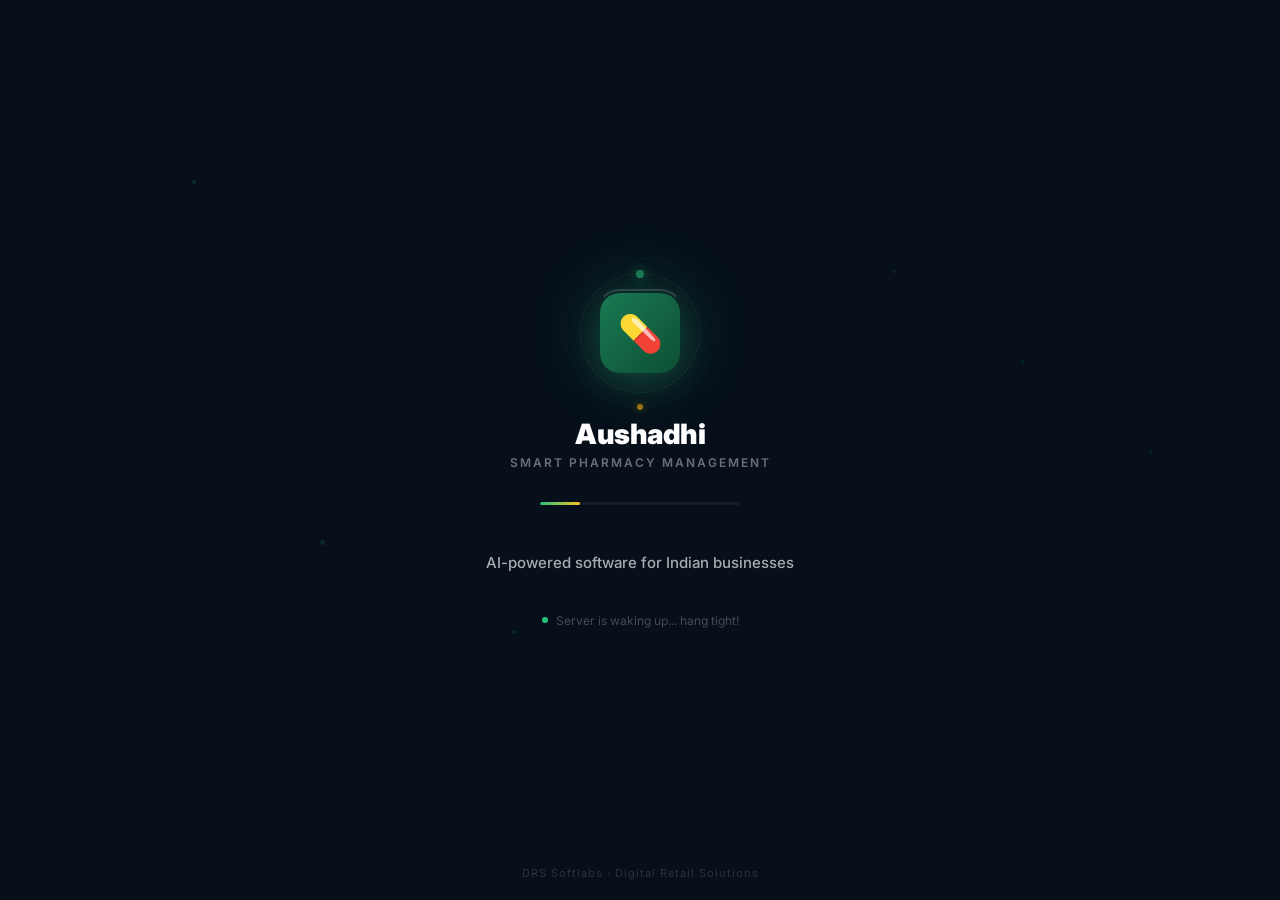
<file: loading.html>
<!DOCTYPE html>
<html lang="en">
<head>
  <meta charset="UTF-8" />
  <meta name="viewport" content="width=device-width, initial-scale=1.0" />
  <title>Loading... | DRS Softlabs</title>
  <link rel="icon" href="data:image/svg+xml,<svg xmlns='http://www.w3.org/2000/svg' viewBox='0 0 32 32'><rect width='32' height='32' rx='8' fill='%231a7a52'/><path d='M16 4L6 9v14l10 5 10-5V9L16 4z' fill='none' stroke='white' stroke-width='2'/></svg>" />
  <style>
    @import url('https://fonts.googleapis.com/css2?family=Inter:wght@400;500;600;700;800;900&display=swap');
    * { margin:0; padding:0; box-sizing:border-box; }
    body {
      font-family:'Inter',sans-serif; background:#060f1a; color:#fff;
      display:flex; align-items:center; justify-content:center;
      min-height:100vh; overflow:hidden;
    }
    .loader-wrap {
      text-align:center; max-width:480px; padding:40px 24px;
      animation: fadeIn 0.4s ease;
    }
    @keyframes fadeIn { from { opacity:0; transform:translateY(10px); } to { opacity:1; transform:translateY(0); } }

    .loader-icon-wrap { position:relative; width:120px; height:120px; margin:0 auto 24px; }
    .loader-icon {
      width:80px; height:80px; border-radius:20px;
      display:flex; align-items:center; justify-content:center;
      font-size:36px; position:absolute; top:20px; left:20px; z-index:2;
      animation: iconPulse 1.5s ease-in-out infinite;
    }
    /* Orbit ring 1 */
    .orbit-1 {
      position:absolute; inset:0; border-radius:50%;
      border:1.5px dashed rgba(255,255,255,0.08);
      animation: spin 8s linear infinite;
    }
    .orbit-1::before {
      content:''; position:absolute; top:-4px; left:50%; margin-left:-4px;
      width:8px; height:8px; border-radius:50%;
      background:var(--accent-color, #22c47a);
      box-shadow: 0 0 12px var(--accent-color, #22c47a);
    }
    /* Orbit ring 2 */
    .orbit-2 {
      position:absolute; inset:-15px; border-radius:50%;
      border:1px dashed rgba(255,255,255,0.04);
      animation: spin 12s linear infinite reverse;
    }
    .orbit-2::before {
      content:''; position:absolute; bottom:-3px; left:50%; margin-left:-3px;
      width:6px; height:6px; border-radius:50%;
      background:rgba(255,179,0,0.6);
      box-shadow: 0 0 8px rgba(255,179,0,0.4);
    }
    /* Glow behind icon */
    .loader-glow {
      position:absolute; top:50%; left:50%; transform:translate(-50%,-50%);
      width:100px; height:100px; border-radius:50%; z-index:0;
      filter:blur(30px); animation: glowPulse 2s ease-in-out infinite;
    }
    @keyframes glowPulse {
      0%,100% { opacity:0.3; transform:translate(-50%,-50%) scale(1); }
      50% { opacity:0.5; transform:translate(-50%,-50%) scale(1.15); }
    }
    .loader-icon::after {
      content:''; position:absolute; inset:-4px; border-radius:24px;
      border:2px solid transparent; border-top-color:rgba(255,255,255,0.15);
      animation: spin 1.5s linear infinite;
    }
    @keyframes iconPulse {
      0%,100% { transform:scale(1); }
      50% { transform:scale(1.05); }
    }
    @keyframes spin { to { transform:rotate(360deg); } }

    .loader-brand { font-size:28px; font-weight:900; letter-spacing:-0.5px; margin-bottom:4px; }
    .loader-sub { font-size:12px; color:rgba(255,255,255,0.4); letter-spacing:2px; text-transform:uppercase; font-weight:600; margin-bottom:32px; }

    .loader-bar {
      width:200px; height:3px; border-radius:3px; background:rgba(255,255,255,0.06);
      margin:0 auto 32px; overflow:hidden;
    }
    .loader-bar-fill {
      height:100%; border-radius:3px; width:20%;
      animation: barSlide 1.5s ease-in-out infinite;
    }
    @keyframes barSlide {
      0% { width:10%; margin-left:0; }
      50% { width:50%; margin-left:25%; }
      100% { width:10%; margin-left:90%; }
    }

    .loader-quote {
      font-size:15px; font-weight:500; color:rgba(255,255,255,0.65);
      line-height:1.6; min-height:52px;
      display:flex; align-items:center; justify-content:center;
      animation: quoteFade 4s ease-in-out infinite;
    }
    @keyframes quoteFade { 0%,100% { opacity:0.4; } 30%,70% { opacity:1; } }

    .loader-status {
      margin-top:24px; font-size:12px; color:rgba(255,255,255,0.25);
      display:flex; align-items:center; justify-content:center; gap:8px;
    }
    .loader-status .dot {
      width:6px; height:6px; border-radius:50%; background:#22c47a;
      animation: dotPulse 1s ease-in-out infinite;
    }
    @keyframes dotPulse {
      0%,100% { opacity:0.4; transform:scale(0.8); }
      50% { opacity:1; transform:scale(1.2); }
    }

    .loader-footer {
      position:fixed; bottom:20px; left:0; right:0; text-align:center;
      font-size:11px; color:rgba(255,255,255,0.15); letter-spacing:1px;
    }

    /* Particles */
    .particle {
      position:fixed; border-radius:50%; pointer-events:none;
      background:rgba(34,196,122,0.15);
      animation: particleFloat 8s ease-in-out infinite;
    }
    @keyframes particleFloat {
      0%,100% { transform:translateY(0) translateX(0); opacity:0.1; }
      50% { transform:translateY(-30px) translateX(15px); opacity:0.3; }
    }
  </style>
</head>
<body>
  <!-- Particles -->
  <div class="particle" style="width:4px;height:4px;top:20%;left:15%;animation-delay:0s"></div>
  <div class="particle" style="width:3px;height:3px;top:40%;right:20%;animation-delay:1s"></div>
  <div class="particle" style="width:5px;height:5px;top:60%;left:25%;animation-delay:2s"></div>
  <div class="particle" style="width:3px;height:3px;top:30%;right:30%;animation-delay:3s"></div>
  <div class="particle" style="width:4px;height:4px;top:70%;left:40%;animation-delay:1.5s"></div>
  <div class="particle" style="width:3px;height:3px;top:50%;right:10%;animation-delay:2.5s"></div>

  <div class="loader-wrap">
    <div class="loader-icon-wrap">
      <div class="loader-glow" id="loader-glow" style="background:rgba(26,122,82,0.4)"></div>
      <div class="orbit-1" style="--accent-color:#22c47a"></div>
      <div class="orbit-2"></div>
      <div class="loader-icon" id="loader-icon" style="background:linear-gradient(135deg,#1a7a52,#0d4f35);box-shadow:0 8px 32px rgba(26,122,82,0.4)">&#128138;</div>
    </div>
    <div class="loader-brand" id="loader-brand">Loading...</div>
    <div class="loader-sub" id="loader-sub">Preparing your experience</div>
    <div class="loader-bar"><div class="loader-bar-fill" id="loader-bar" style="background:linear-gradient(90deg,#22c47a,#fbbf24)"></div></div>
    <div class="loader-quote" id="loader-quote">AI-powered software for Indian businesses</div>
    <div class="loader-status"><span class="dot"></span> <span id="loader-status">Connecting to server...</span></div>
  </div>

  <div class="loader-footer">DRS Softlabs &middot; Digital Retail Solutions</div>

  <script>
    // Get product from URL params
    const params = new URLSearchParams(window.location.search);
    const product = params.get('product') || 'aushadhi';
    const url = params.get('url') || '';

    // Product-specific branding
    const products = {
      neoshala: {
        icon: '&#127891;',
        name: 'NeoShala',
        sub: 'The New Age School Platform',
        color: '#1565C0',
        colorDark: '#0D47A1',
        barColor: 'linear-gradient(90deg,#1565C0,#FFB300)',
        url: 'https://neo-shala.vercel.app',
        quotes: [
          "Empowering education, one click at a time...",
          "35+ modules designed for modern schools",
          "AI-powered attendance & fee analytics",
          "From admissions to certificates — automated",
          "Smart dashboards for smarter decisions",
          "10+ languages for every Indian school",
          "WhatsApp fee reminders that parents love",
          "Building the future of Indian education",
          "Preparing your school dashboard...",
          "Managing 500+ schools across India",
        ],
        statuses: [
          "Waking up the server...",
          "Loading school modules...",
          "Preparing your dashboard...",
          "Almost ready...",
        ]
      },
      aushadhi: {
        icon: '&#128138;',
        name: 'Aushadhi',
        sub: 'Smart Pharmacy Management',
        color: '#1a7a52',
        colorDark: '#0d4f35',
        barColor: 'linear-gradient(90deg,#22c47a,#fbbf24)',
        url: 'https://aushadhi-kappa.vercel.app',
        quotes: [
          "Health is wealth — managing it smartly is Aushadhi",
          "3-click GST billing in under 10 seconds",
          "AI-powered expiry alerts save you lakhs",
          "Smart billing, smarter business",
          "Every prescription tells a story of care",
          "10+ Indian languages for every pharmacy",
          "GST, CGST, SGST — calculated in a blink",
          "Built for Indian pharmacies, by Indians",
          "Syncing your inventory in real-time...",
          "Tracking batches, expiry & stock automatically",
        ],
        statuses: [
          "Waking up the server...",
          "Loading pharmacy modules...",
          "Preparing your POS system...",
          "Almost ready...",
        ]
      }
    };

    const p = products[product] || products.aushadhi;
    const targetUrl = url || p.url;

    // Set branding
    document.getElementById('loader-icon').innerHTML = p.icon;
    document.getElementById('loader-icon').style.background = `linear-gradient(135deg,${p.color},${p.colorDark})`;
    document.getElementById('loader-icon').style.boxShadow = `0 8px 32px ${p.color}60`;
    document.getElementById('loader-brand').textContent = p.name;
    document.getElementById('loader-sub').textContent = p.sub;
    document.getElementById('loader-bar').style.background = p.barColor;
    document.title = `Loading ${p.name}... | DRS Softlabs`;
    document.body.style.background = product === 'neoshala' ? '#0a1628' : '#060f1a';
    document.getElementById('loader-glow').style.background = `${p.color}60`;
    document.querySelector('.orbit-1').style.setProperty('--accent-color', p.color);

    // Rotate quotes
    let qi = 0;
    const quoteEl = document.getElementById('loader-quote');
    setInterval(() => { qi = (qi + 1) % p.quotes.length; quoteEl.textContent = p.quotes[qi]; }, 3000);

    // Rotate status
    let si = 0;
    const statusEl = document.getElementById('loader-status');
    setInterval(() => { si = (si + 1) % p.statuses.length; statusEl.textContent = p.statuses[si]; }, 4000);

    // Ping product — redirect the INSTANT it responds. No waiting.
    let done = false;

    function go() {
      if (done) return;
      done = true;
      window.location.href = targetUrl;
    }

    // Keep pinging every 2s until server responds
    function ping() {
      if (done) return;
      fetch(targetUrl, { method: 'HEAD', mode: 'no-cors' })
        .then(() => go())
        .catch(() => {
          statusEl.textContent = 'Server is waking up... hang tight!';
          setTimeout(ping, 2000);
        });
    }
    ping();

    // Safety: if ping never works, force redirect after 15s
    setTimeout(go, 15000);
  </script>
</body>
</html>
</file>
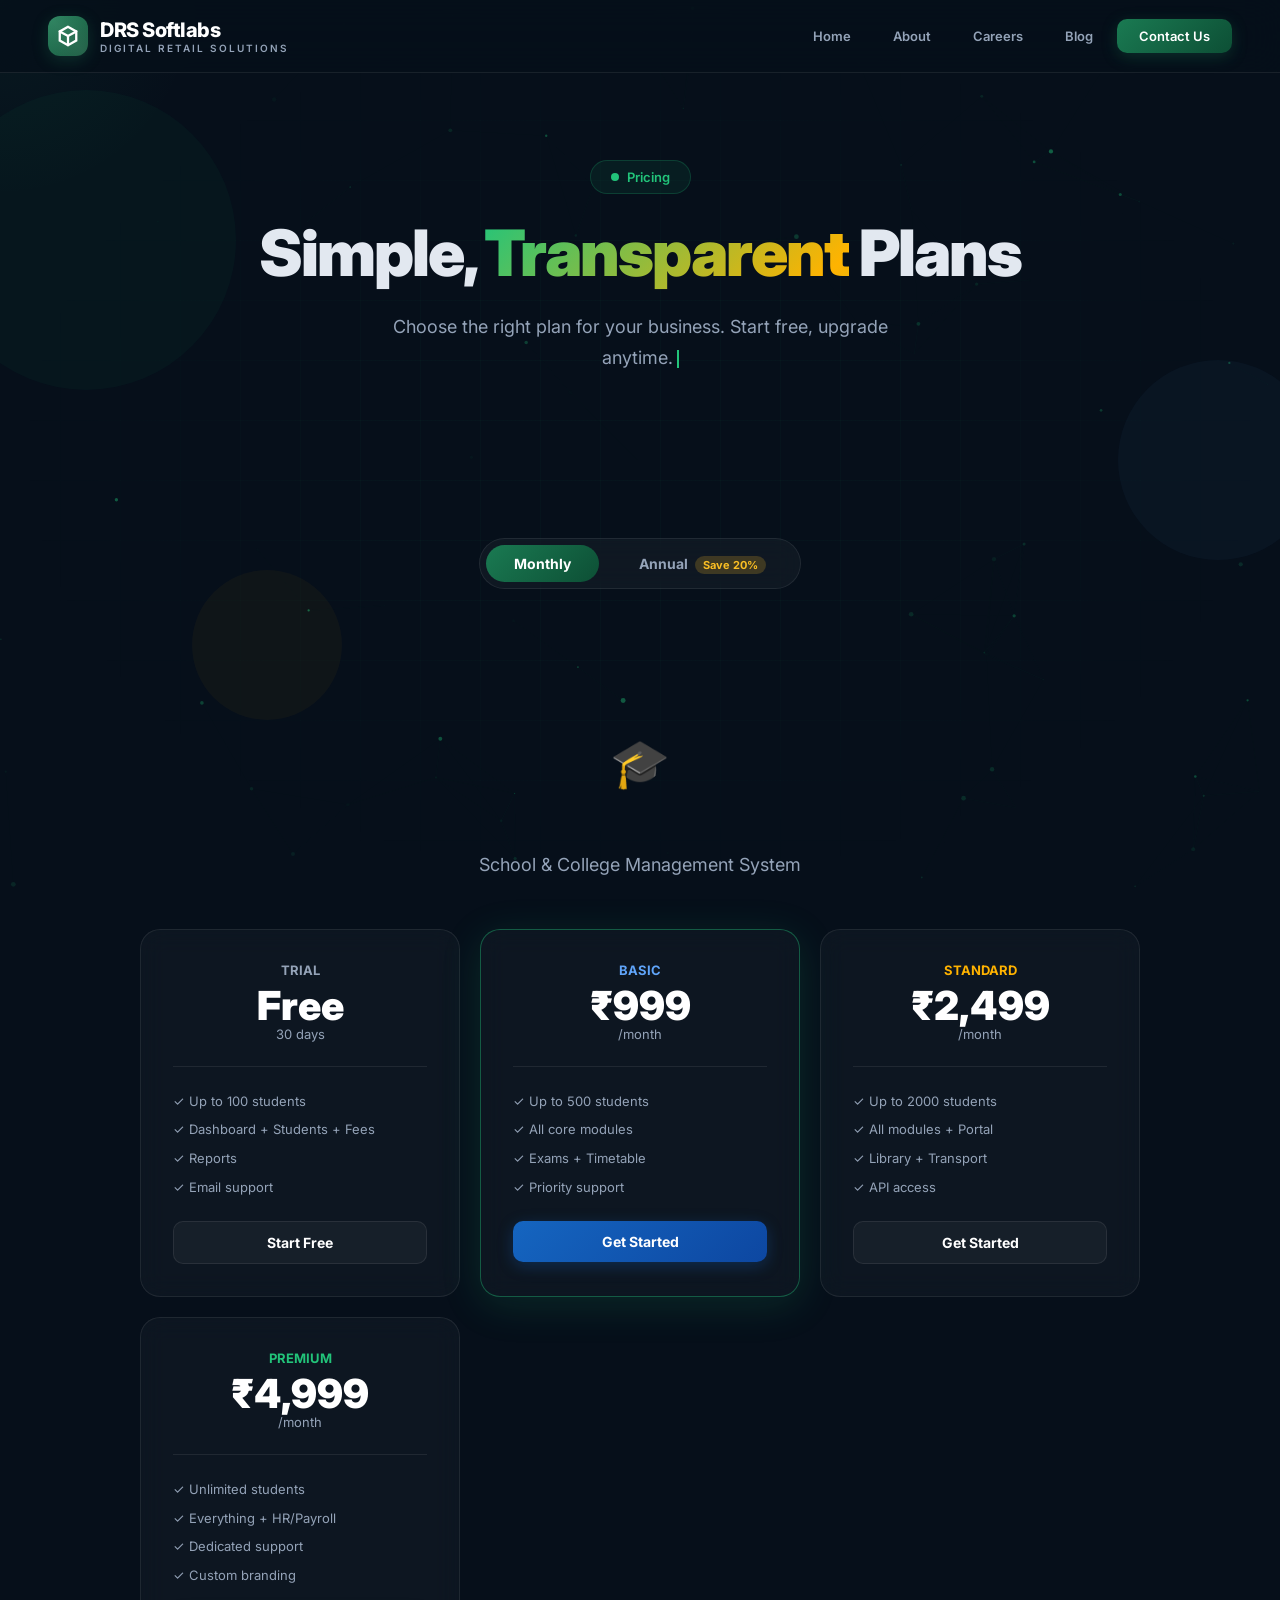
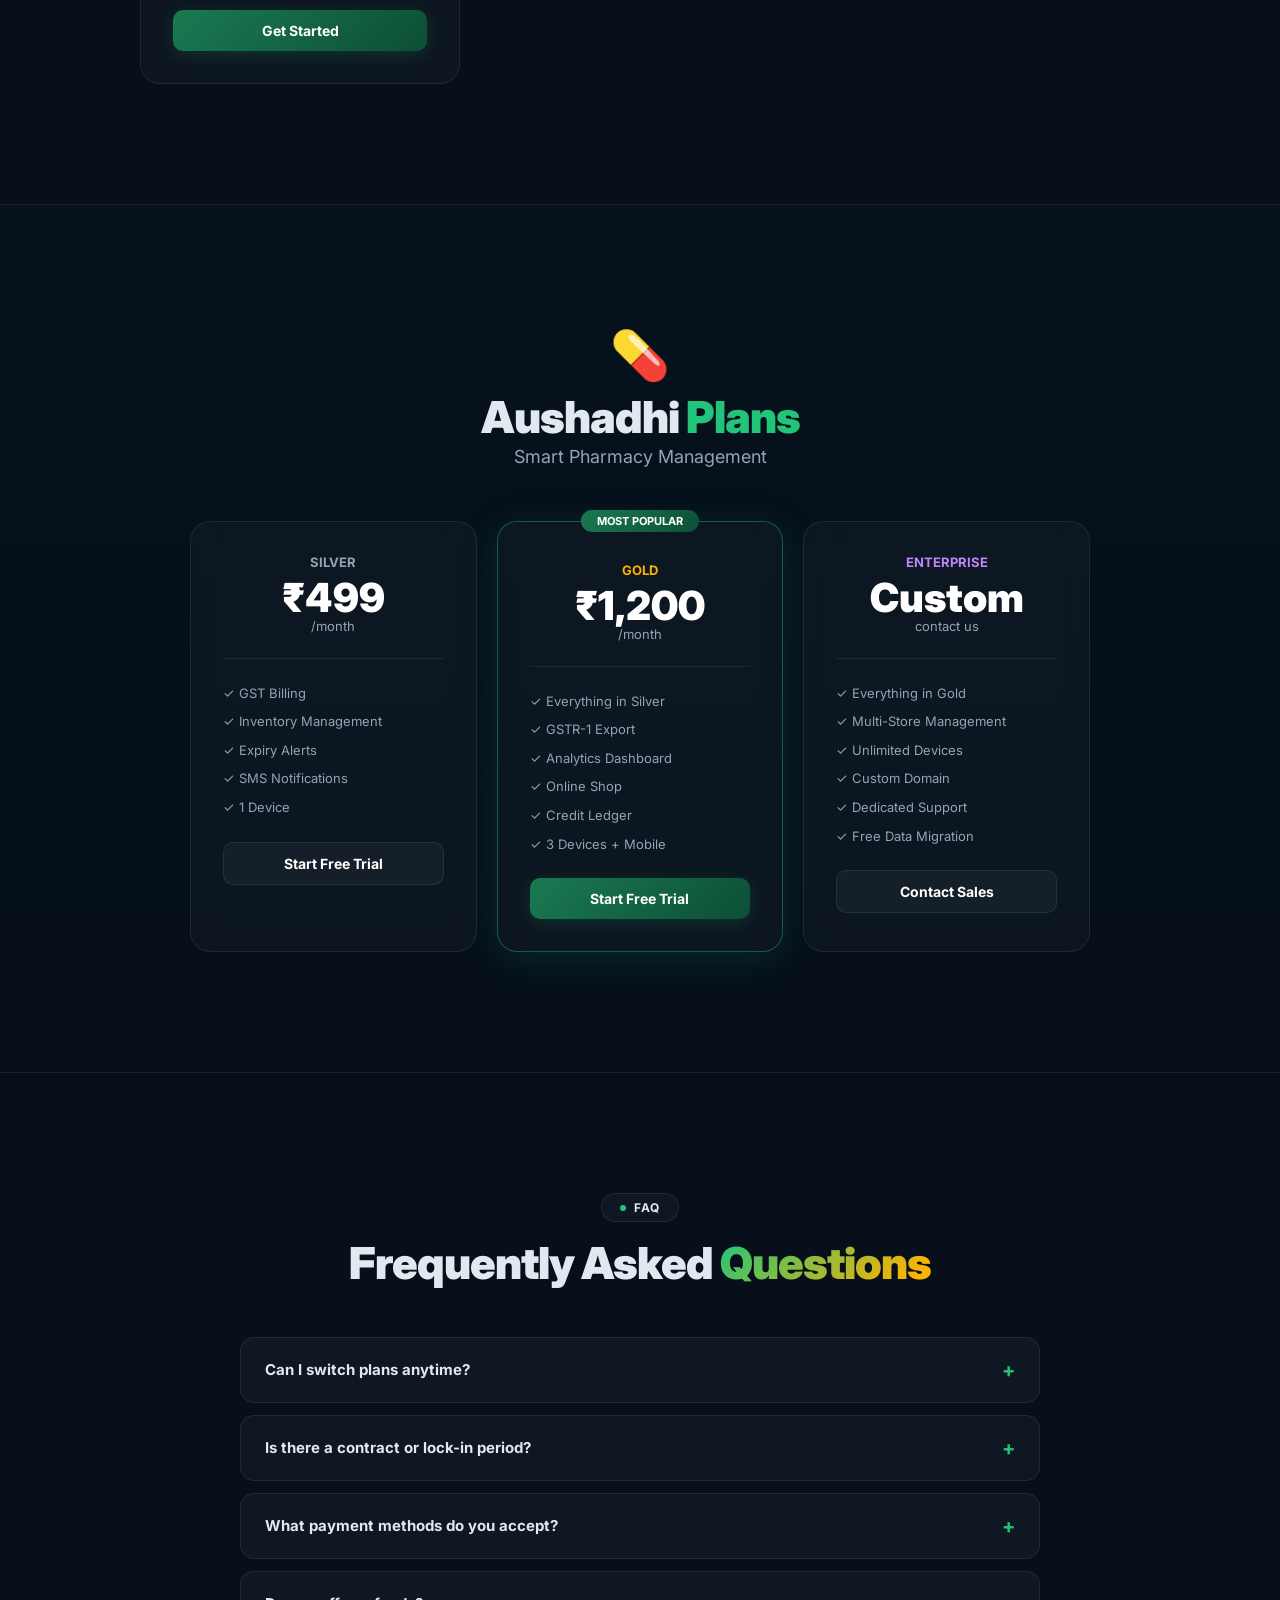
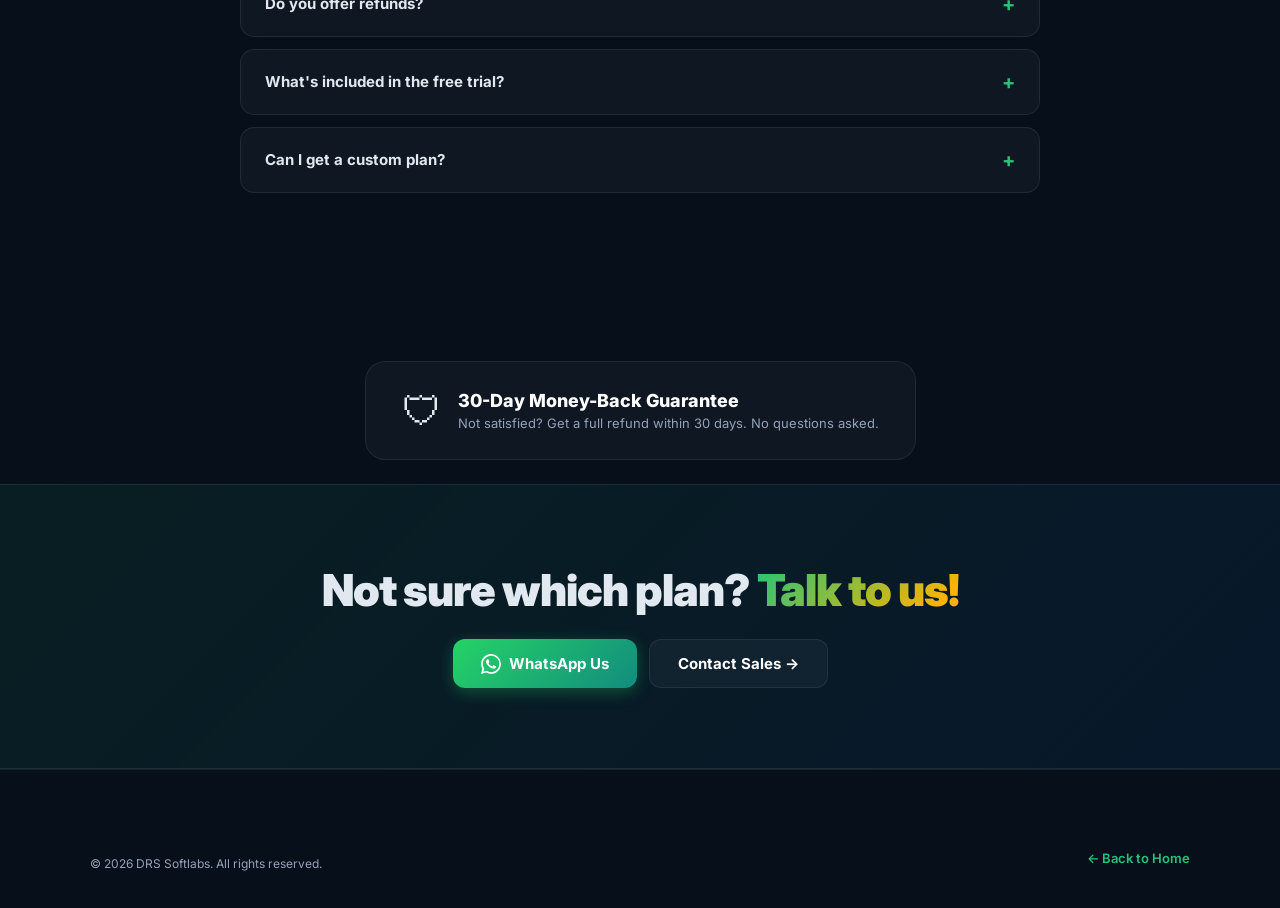
<file: pricing.html>
<!DOCTYPE html>
<html lang="en">
<head>
  <meta charset="UTF-8" />
  <meta name="viewport" content="width=device-width, initial-scale=1.0" />
  <title>Pricing | DRS Softlabs — NeoShala & Aushadhi Plans</title>
  <meta name="description" content="DRS Softlabs Pricing - NeoShala school management from ₹999/mo, Aushadhi pharmacy from ₹499/mo. Free trial available." />
  <meta property="og:title" content="Pricing | DRS Softlabs — NeoShala & Aushadhi Plans | DRS Softlabs" />
  <meta property="og:description" content="DRS Softlabs Pricing - NeoShala school management from ₹999/mo, Aushadhi pharmacy from ₹499/mo. Free trial available." />
  <meta property="og:type" content="website" />
  <meta property="og:url" content="https://drssoftlab.netlify.app/pricing.html" />
  <meta name="twitter:card" content="summary" />
  <link rel="icon" href="data:image/svg+xml,<svg xmlns='http://www.w3.org/2000/svg' viewBox='0 0 32 32'><rect width='32' height='32' rx='8' fill='%231a7a52'/><path d='M16 4L6 9v14l10 5 10-5V9L16 4z' fill='none' stroke='white' stroke-width='2'/><path d='M16 28V14M6 9l10 5 10-5' fill='none' stroke='white' stroke-width='1.5'/></svg>" />
  <meta name="theme-color" content="#0a1628" />
  
  <link rel="stylesheet" href="styles.css" />
</head>
<body>
  <div class="preloader"><div class="preloader-icon"><svg width="28" height="28" viewBox="0 0 24 24" fill="none" stroke="#fff" stroke-width="2.5" stroke-linecap="round"><path d="M12 2L3 7v10l9 5 9-5V7l-9-5z"/><path d="M12 22V12"/><path d="M3 7l9 5 9-5"/></svg></div><div class="preloader-bar"><div class="preloader-bar-fill"></div></div><div class="preloader-text">DRS Softlabs</div></div>
  <div class="scroll-progress"></div>
  <canvas id="particles"></canvas>
  <div class="grid-bg"></div>
  <div class="floating-shapes"><div class="floating-shape fs-1"></div><div class="floating-shape fs-2"></div><div class="floating-shape fs-3"></div></div>
  <div class="mouse-glow" style="position:fixed;width:400px;height:400px;border-radius:50%;background:radial-gradient(circle,rgba(34,196,122,0.06),transparent 70%);pointer-events:none;z-index:0;transform:translate(-50%,-50%);transition:left 0.1s,top 0.1s"></div>

  <header class="header">
    <a href="index.html" class="logo">
      <div class="logo-icon"><svg width="22" height="22" viewBox="0 0 24 24" fill="none" stroke="#fff" stroke-width="2.5" stroke-linecap="round"><path d="M12 2L3 7v10l9 5 9-5V7l-9-5z"/><path d="M12 22V12"/><path d="M3 7l9 5 9-5"/></svg></div>
      <div><div class="logo-text">DRS Softlabs</div><div class="logo-sub">Digital Retail Solutions</div></div>
    </a>
    <nav class="nav">
      <a href="index.html">Home</a>
      <a href="about.html">About</a>
      <a href="careers.html">Careers</a>
      <a href="blog.html">Blog</a>
      <a href="contact.html" class="btn-cta">Contact Us</a>
    </nav>
    <button class="hamburger" aria-label="Menu"><svg viewBox="0 0 24 24" fill="none" stroke="currentColor" stroke-width="2.5" stroke-linecap="round"><line x1="3" y1="6" x2="21" y2="6"/><line x1="3" y1="12" x2="21" y2="12"/><line x1="3" y1="18" x2="21" y2="18"/></svg></button>
  </header>

  <section class="hero" style="padding:160px 48px 100px">
    <div class="hero-bg"></div>
    <div class="container text-center">
      <div class="ai-badge reveal"><span class="pulse"></span>Pricing</div>
      <h1 class="reveal reveal-d1">Simple, <span class="gradient-text">Transparent</span> Plans</h1>
      <p class="subtitle subtitle-center reveal reveal-d2">Choose the right plan for your business. Start free, upgrade anytime.</p>
    </div>
  </section>

  <!-- Billing Toggle -->
  <div style="text-align:center;padding:24px 0;position:relative;z-index:1" class="reveal">
    <div style="display:inline-flex;align-items:center;gap:12px;background:var(--glass);border:1px solid var(--glass-border);padding:6px;border-radius:50px;backdrop-filter:blur(12px)">
      <button id="btn-monthly" onclick="setBilling('monthly')" style="padding:10px 28px;border-radius:50px;border:none;font-size:14px;font-weight:700;cursor:pointer;font-family:inherit;transition:all 0.3s;background:linear-gradient(135deg,var(--primary),var(--primary-dark));color:#fff">Monthly</button>
      <button id="btn-annual" onclick="setBilling('annual')" style="padding:10px 28px;border-radius:50px;border:none;font-size:14px;font-weight:700;cursor:pointer;font-family:inherit;transition:all 0.3s;background:transparent;color:var(--text-muted)">Annual <span style="background:rgba(251,191,36,0.2);color:#fbbf24;padding:2px 8px;border-radius:10px;font-size:11px;margin-left:4px">Save 20%</span></button>
    </div>
  </div>

  <!-- NeoShala Pricing -->
  <section class="section" style="position:relative;z-index:1">
    <div class="container">
      <div class="text-center" style="margin-bottom:48px">
        <div style="font-size:48px;margin-bottom:8px">&#127891;</div>
        <h2 class="reveal">NeoShala <span style="color:#60a5fa">Plans</span></h2>
        <p class="subtitle subtitle-center reveal reveal-d1">School & College Management System</p>
      </div>
      <div style="display:grid;grid-template-columns:repeat(auto-fit,minmax(240px,1fr));gap:20px;max-width:1000px;margin:0 auto">
        <div class="glass reveal pricing-glass" style="padding:32px;border-radius:20px;text-align:center" onmouseenter="this.style.transform='translateY(-6px)'" onmouseleave="this.style.transform=''">
          <div style="font-size:13px;font-weight:700;color:var(--text-muted);margin-bottom:8px">TRIAL</div>
          <div class="price-display" data-monthly="Free" data-annual="Free" style="font-size:40px;font-weight:900;color:#fff;line-height:1">Free</div>
          <div class="price-period" data-monthly="30 days" data-annual="30 days" style="font-size:13px;color:var(--text-muted);margin-bottom:24px">30 days</div>
          <div style="border-top:1px solid var(--border);padding-top:20px;text-align:left;font-size:13px;color:var(--text-muted);line-height:2.2">
            &#10003; Up to 100 students<br/>&#10003; Dashboard + Students + Fees<br/>&#10003; Reports<br/>&#10003; Email support
          </div>
          <a data-link="neoshala" href="#" style="display:block;margin-top:20px;padding:12px;border-radius:10px;background:var(--glass);border:1px solid var(--glass-border);color:#fff;text-decoration:none;font-weight:700;font-size:14px;transition:all 0.2s" onmouseenter="this.style.borderColor='rgba(255,255,255,0.3)'" onmouseleave="this.style.borderColor='var(--glass-border)'">Start Free</a>
        </div>
        <div class="glass reveal reveal-d1 pricing-glass popular" style="padding:32px;border-radius:20px;text-align:center" onmouseenter="this.style.transform='translateY(-6px)'" onmouseleave="this.style.transform=''">
          <div style="font-size:13px;font-weight:700;color:#60a5fa;margin-bottom:8px">BASIC</div>
          <div class="price-display" data-monthly="&#8377;999" data-annual="&#8377;799" style="font-size:40px;font-weight:900;color:#fff;line-height:1">&#8377;999</div>
          <div class="price-period" data-monthly="/month" data-annual="/mo billed annually" style="font-size:13px;color:var(--text-muted);margin-bottom:24px">/month</div>
          <div style="border-top:1px solid var(--border);padding-top:20px;text-align:left;font-size:13px;color:var(--text-muted);line-height:2.2">
            &#10003; Up to 500 students<br/>&#10003; All core modules<br/>&#10003; Exams + Timetable<br/>&#10003; Priority support
          </div>
          <a data-link="neoshala" href="#" style="display:block;margin-top:20px;padding:12px;border-radius:10px;background:linear-gradient(135deg,#1565C0,#0D47A1);color:#fff;text-decoration:none;font-weight:700;font-size:14px;box-shadow:0 4px 16px rgba(21,101,192,0.3)">Get Started</a>
        </div>
        <div class="glass reveal reveal-d2 pricing-glass" style="padding:32px;border-radius:20px;text-align:center" onmouseenter="this.style.transform='translateY(-6px)'" onmouseleave="this.style.transform=''">
          <div style="font-size:13px;font-weight:700;color:var(--gold);margin-bottom:8px">STANDARD</div>
          <div class="price-display" data-monthly="&#8377;2,499" data-annual="&#8377;1,999" style="font-size:40px;font-weight:900;color:#fff;line-height:1">&#8377;2,499</div>
          <div class="price-period" data-monthly="/month" data-annual="/mo billed annually" style="font-size:13px;color:var(--text-muted);margin-bottom:24px">/month</div>
          <div style="border-top:1px solid var(--border);padding-top:20px;text-align:left;font-size:13px;color:var(--text-muted);line-height:2.2">
            &#10003; Up to 2000 students<br/>&#10003; All modules + Portal<br/>&#10003; Library + Transport<br/>&#10003; API access
          </div>
          <a data-link="neoshala" href="#" style="display:block;margin-top:20px;padding:12px;border-radius:10px;background:var(--glass);border:1px solid var(--glass-border);color:#fff;text-decoration:none;font-weight:700;font-size:14px;transition:all 0.2s" onmouseenter="this.style.borderColor='rgba(255,255,255,0.3)'" onmouseleave="this.style.borderColor='var(--glass-border)'">Get Started</a>
        </div>
        <div class="glass reveal reveal-d3 pricing-glass" style="padding:32px;border-radius:20px;text-align:center" onmouseenter="this.style.transform='translateY(-6px)'" onmouseleave="this.style.transform=''">
          <div style="font-size:13px;font-weight:700;color:var(--primary-light);margin-bottom:8px">PREMIUM</div>
          <div class="price-display" data-monthly="&#8377;4,999" data-annual="&#8377;3,999" style="font-size:40px;font-weight:900;color:#fff;line-height:1">&#8377;4,999</div>
          <div class="price-period" data-monthly="/month" data-annual="/mo billed annually" style="font-size:13px;color:var(--text-muted);margin-bottom:24px">/month</div>
          <div style="border-top:1px solid var(--border);padding-top:20px;text-align:left;font-size:13px;color:var(--text-muted);line-height:2.2">
            &#10003; Unlimited students<br/>&#10003; Everything + HR/Payroll<br/>&#10003; Dedicated support<br/>&#10003; Custom branding
          </div>
          <a data-link="neoshala" href="#" style="display:block;margin-top:20px;padding:12px;border-radius:10px;background:linear-gradient(135deg,var(--primary),var(--primary-dark));color:#fff;text-decoration:none;font-weight:700;font-size:14px;box-shadow:0 4px 16px rgba(26,122,82,0.3)">Get Started</a>
        </div>
      </div>
    </div>
  </section>

  <!-- Aushadhi Pricing -->
  <section class="section" style="border-top:1px solid var(--border);position:relative;z-index:1">
    <div class="container">
      <div class="text-center" style="margin-bottom:48px">
        <div style="font-size:48px;margin-bottom:8px">&#128138;</div>
        <h2 class="reveal">Aushadhi <span style="color:var(--primary-light)">Plans</span></h2>
        <p class="subtitle subtitle-center reveal reveal-d1">Smart Pharmacy Management</p>
      </div>
      <div style="display:grid;grid-template-columns:repeat(auto-fit,minmax(280px,1fr));gap:20px;max-width:900px;margin:0 auto">
        <div class="glass reveal pricing-glass" style="padding:32px;border-radius:20px;text-align:center" onmouseenter="this.style.transform='translateY(-6px)'" onmouseleave="this.style.transform=''">
          <div style="font-size:13px;font-weight:700;color:var(--text-muted);margin-bottom:8px">SILVER</div>
          <div class="price-display" data-monthly="&#8377;499" data-annual="&#8377;399" style="font-size:40px;font-weight:900;color:#fff;line-height:1">&#8377;499</div>
          <div class="price-period" data-monthly="/month" data-annual="/mo billed annually" style="font-size:13px;color:var(--text-muted);margin-bottom:24px">/month</div>
          <div style="border-top:1px solid var(--border);padding-top:20px;text-align:left;font-size:13px;color:var(--text-muted);line-height:2.2">
            &#10003; GST Billing<br/>&#10003; Inventory Management<br/>&#10003; Expiry Alerts<br/>&#10003; SMS Notifications<br/>&#10003; 1 Device
          </div>
          <a data-link="aushadhi" href="https://aushadhi-kappa.vercel.app/" target="_blank" style="display:block;margin-top:20px;padding:12px;border-radius:10px;background:var(--glass);border:1px solid var(--glass-border);color:#fff;text-decoration:none;font-weight:700;font-size:14px">Start Free Trial</a>
        </div>
        <div class="glass reveal reveal-d1 pricing-glass popular" style="padding:32px;border-radius:20px;text-align:center;position:relative" onmouseenter="this.style.transform='translateY(-6px)'" onmouseleave="this.style.transform=''">
          <div style="position:absolute;top:-12px;left:50%;transform:translateX(-50%);background:linear-gradient(135deg,var(--primary),var(--primary-dark));color:#fff;padding:4px 16px;border-radius:20px;font-size:11px;font-weight:700">MOST POPULAR</div>
          <div style="font-size:13px;font-weight:700;color:var(--gold);margin-bottom:8px;margin-top:8px">GOLD</div>
          <div class="price-display" data-monthly="&#8377;1,200" data-annual="&#8377;960" style="font-size:40px;font-weight:900;color:#fff;line-height:1">&#8377;1,200</div>
          <div class="price-period" data-monthly="/month" data-annual="/mo billed annually" style="font-size:13px;color:var(--text-muted);margin-bottom:24px">/month</div>
          <div style="border-top:1px solid var(--border);padding-top:20px;text-align:left;font-size:13px;color:var(--text-muted);line-height:2.2">
            &#10003; Everything in Silver<br/>&#10003; GSTR-1 Export<br/>&#10003; Analytics Dashboard<br/>&#10003; Online Shop<br/>&#10003; Credit Ledger<br/>&#10003; 3 Devices + Mobile
          </div>
          <a data-link="aushadhi" href="https://aushadhi-kappa.vercel.app/" target="_blank" style="display:block;margin-top:20px;padding:12px;border-radius:10px;background:linear-gradient(135deg,var(--primary),var(--primary-dark));color:#fff;text-decoration:none;font-weight:700;font-size:14px;box-shadow:0 4px 16px rgba(26,122,82,0.3)">Start Free Trial</a>
        </div>
        <div class="glass reveal reveal-d2 pricing-glass" style="padding:32px;border-radius:20px;text-align:center" onmouseenter="this.style.transform='translateY(-6px)'" onmouseleave="this.style.transform=''">
          <div style="font-size:13px;font-weight:700;color:#c084fc;margin-bottom:8px">ENTERPRISE</div>
          <div class="price-display" data-monthly="Custom" data-annual="Custom" style="font-size:40px;font-weight:900;color:#fff;line-height:1">Custom</div>
          <div class="price-period" data-monthly="contact us" data-annual="contact us" style="font-size:13px;color:var(--text-muted);margin-bottom:24px">contact us</div>
          <div style="border-top:1px solid var(--border);padding-top:20px;text-align:left;font-size:13px;color:var(--text-muted);line-height:2.2">
            &#10003; Everything in Gold<br/>&#10003; Multi-Store Management<br/>&#10003; Unlimited Devices<br/>&#10003; Custom Domain<br/>&#10003; Dedicated Support<br/>&#10003; Free Data Migration
          </div>
          <a href="contact.html" style="display:block;margin-top:20px;padding:12px;border-radius:10px;background:var(--glass);border:1px solid var(--glass-border);color:#fff;text-decoration:none;font-weight:700;font-size:14px">Contact Sales</a>
        </div>
      </div>
    </div>
  </section>

  <!-- Pricing FAQ -->
  <section class="section" style="border-top:1px solid var(--border);position:relative;z-index:1" id="pricing-faq">
    <div class="container" style="max-width:800px">
      <div class="text-center" style="margin-bottom:48px">
        <div class="section-tag reveal"><span class="dot"></span> FAQ</div>
        <h2 class="reveal">Frequently Asked <span class="gradient-text">Questions</span></h2>
      </div>
      <div style="display:flex;flex-direction:column;gap:12px">
        <details class="glass reveal" style="padding:20px 24px;border-radius:14px;cursor:pointer;transition:all 0.3s" onmouseenter="this.style.borderColor='rgba(34,196,122,0.2)'" onmouseleave="this.style.borderColor='var(--glass-border)'">
          <summary style="font-weight:700;font-size:15px;list-style:none;display:flex;justify-content:space-between;align-items:center">Can I switch plans anytime? <span style="color:var(--primary-light);font-size:20px;transition:transform 0.3s">+</span></summary>
          <p style="color:var(--text-muted);font-size:14px;line-height:1.7;margin-top:12px">Yes! You can upgrade or downgrade your plan at any time. When upgrading, you'll get immediate access to new features. When downgrading, changes take effect at the start of your next billing cycle.</p>
        </details>
        <details class="glass reveal reveal-d1" style="padding:20px 24px;border-radius:14px;cursor:pointer;transition:all 0.3s" onmouseenter="this.style.borderColor='rgba(34,196,122,0.2)'" onmouseleave="this.style.borderColor='var(--glass-border)'">
          <summary style="font-weight:700;font-size:15px;list-style:none;display:flex;justify-content:space-between;align-items:center">Is there a contract or lock-in period? <span style="color:var(--primary-light);font-size:20px;transition:transform 0.3s">+</span></summary>
          <p style="color:var(--text-muted);font-size:14px;line-height:1.7;margin-top:12px">No contracts, no lock-in. All our plans are pay-as-you-go. You can cancel anytime and your service continues until the end of your current billing period.</p>
        </details>
        <details class="glass reveal reveal-d2" style="padding:20px 24px;border-radius:14px;cursor:pointer;transition:all 0.3s" onmouseenter="this.style.borderColor='rgba(34,196,122,0.2)'" onmouseleave="this.style.borderColor='var(--glass-border)'">
          <summary style="font-weight:700;font-size:15px;list-style:none;display:flex;justify-content:space-between;align-items:center">What payment methods do you accept? <span style="color:var(--primary-light);font-size:20px;transition:transform 0.3s">+</span></summary>
          <p style="color:var(--text-muted);font-size:14px;line-height:1.7;margin-top:12px">We accept all major credit/debit cards, UPI, net banking, and bank transfers. For enterprise plans, we also support invoice-based payments with custom billing cycles.</p>
        </details>
        <details class="glass reveal" style="padding:20px 24px;border-radius:14px;cursor:pointer;transition:all 0.3s" onmouseenter="this.style.borderColor='rgba(34,196,122,0.2)'" onmouseleave="this.style.borderColor='var(--glass-border)'">
          <summary style="font-weight:700;font-size:15px;list-style:none;display:flex;justify-content:space-between;align-items:center">Do you offer refunds? <span style="color:var(--primary-light);font-size:20px;transition:transform 0.3s">+</span></summary>
          <p style="color:var(--text-muted);font-size:14px;line-height:1.7;margin-top:12px">Yes! We offer a 30-day money-back guarantee on all paid plans. If you're not satisfied, contact our support team within 30 days of purchase for a full refund &mdash; no questions asked.</p>
        </details>
        <details class="glass reveal reveal-d1" style="padding:20px 24px;border-radius:14px;cursor:pointer;transition:all 0.3s" onmouseenter="this.style.borderColor='rgba(34,196,122,0.2)'" onmouseleave="this.style.borderColor='var(--glass-border)'">
          <summary style="font-weight:700;font-size:15px;list-style:none;display:flex;justify-content:space-between;align-items:center">What's included in the free trial? <span style="color:var(--primary-light);font-size:20px;transition:transform 0.3s">+</span></summary>
          <p style="color:var(--text-muted);font-size:14px;line-height:1.7;margin-top:12px">The free trial gives you full access to core features for 30 days &mdash; including dashboard, student/inventory management, reports, and email support. No credit card required to start.</p>
        </details>
        <details class="glass reveal reveal-d2" style="padding:20px 24px;border-radius:14px;cursor:pointer;transition:all 0.3s" onmouseenter="this.style.borderColor='rgba(34,196,122,0.2)'" onmouseleave="this.style.borderColor='var(--glass-border)'">
          <summary style="font-weight:700;font-size:15px;list-style:none;display:flex;justify-content:space-between;align-items:center">Can I get a custom plan? <span style="color:var(--primary-light);font-size:20px;transition:transform 0.3s">+</span></summary>
          <p style="color:var(--text-muted);font-size:14px;line-height:1.7;margin-top:12px">Absolutely! If none of our standard plans fit your needs, contact our sales team and we'll create a custom plan tailored to your institution or business requirements.</p>
        </details>
      </div>
    </div>
  </section>

  <!-- Money-Back Guarantee Badge -->
  <div style="text-align:center;padding:48px 24px 24px;position:relative;z-index:1" class="reveal">
    <div style="display:inline-flex;align-items:center;gap:16px;background:var(--glass);border:1px solid var(--glass-border);padding:24px 36px;border-radius:20px;backdrop-filter:blur(12px)">
      <div style="font-size:40px">&#128737;</div>
      <div style="text-align:left">
        <div style="font-weight:800;font-size:18px;color:#fff">30-Day Money-Back Guarantee</div>
        <div style="font-size:13px;color:var(--text-muted);margin-top:4px">Not satisfied? Get a full refund within 30 days. No questions asked.</div>
      </div>
    </div>
  </div>

  <!-- CTA -->
  <section class="cta-section section-sm" style="position:relative;z-index:1">
    <div class="container text-center">
      <h2 class="reveal">Not sure which plan? <span class="gradient-text">Talk to us!</span></h2>
      <div class="cta-buttons reveal reveal-d1" style="margin-top:24px">
        <a data-link="whatsapp" href="#" class="btn-wa">
          <svg width="20" height="20" viewBox="0 0 24 24" fill="#fff"><path d="M17.472 14.382c-.297-.149-1.758-.867-2.03-.967-.273-.099-.471-.148-.67.15-.197.297-.767.966-.94 1.164-.173.199-.347.223-.644.075-.297-.15-1.255-.463-2.39-1.475-.883-.788-1.48-1.761-1.653-2.059-.173-.297-.018-.458.13-.606.134-.133.298-.347.446-.52.149-.174.198-.298.298-.497.099-.198.05-.371-.025-.52-.075-.149-.669-1.612-.916-2.207-.242-.579-.487-.5-.669-.51-.173-.008-.371-.01-.57-.01-.198 0-.52.074-.792.372-.272.297-1.04 1.016-1.04 2.479 0 1.462 1.065 2.875 1.213 3.074.149.198 2.096 3.2 5.077 4.487.709.306 1.262.489 1.694.625.712.227 1.36.195 1.871.118.571-.085 1.758-.719 2.006-1.413.248-.694.248-1.289.173-1.413-.074-.124-.272-.198-.57-.347m-5.421 7.403h-.004a9.87 9.87 0 01-5.031-1.378l-.361-.214-3.741.982.998-3.648-.235-.374a9.86 9.86 0 01-1.51-5.26c.001-5.45 4.436-9.884 9.888-9.884 2.64 0 5.122 1.03 6.988 2.898a9.825 9.825 0 012.893 6.994c-.003 5.45-4.437 9.884-9.885 9.884m8.413-18.297A11.815 11.815 0 0012.05 0C5.495 0 .16 5.335.157 11.892c0 2.096.547 4.142 1.588 5.945L.057 24l6.305-1.654a11.882 11.882 0 005.683 1.448h.005c6.554 0 11.89-5.335 11.893-11.893a11.821 11.821 0 00-3.48-8.413z"/></svg>
          WhatsApp Us
        </a>
        <a href="contact.html" class="btn-glass">Contact Sales &rarr;</a>
      </div>
    </div>
  </section>

  <!-- Mobile Menu -->
  <div class="mobile-menu"><div class="mobile-menu-panel"><button class="mobile-menu-close">&times;</button><a href="index.html" class="mobile-menu-link">&#127968; Home</a><a href="about.html" class="mobile-menu-link">&#128100; About</a><a href="pricing.html" class="mobile-menu-link">&#128176; Pricing</a><a href="careers.html" class="mobile-menu-link">&#128188; Careers</a><a href="blog.html" class="mobile-menu-link">&#128221; Blog</a><div class="mobile-menu-divider"></div><a href="contact.html" class="mobile-menu-link" style="background:linear-gradient(135deg,var(--primary),var(--primary-dark));color:#fff;border-radius:10px">&#128172; Contact Us</a></div></div>

  <footer class="footer">
    <div class="footer-bottom" style="border-top:none">
      <span>&copy; 2026 DRS Softlabs. All rights reserved.</span>
      <a href="index.html" style="color:var(--primary-light);font-weight:600">&larr; Back to Home</a>
    </div>
  </footer>

  <script src="config.js"></script>
  <script src="script.js"></script>
  <script>
    function setBilling(mode) {
      var btnM = document.getElementById('btn-monthly');
      var btnA = document.getElementById('btn-annual');
      var prices = document.querySelectorAll('.price-display');
      var periods = document.querySelectorAll('.price-period');
      if (mode === 'annual') {
        btnA.style.background = 'linear-gradient(135deg,var(--primary),var(--primary-dark))';
        btnA.style.color = '#fff';
        btnM.style.background = 'transparent';
        btnM.style.color = 'var(--text-muted)';
      } else {
        btnM.style.background = 'linear-gradient(135deg,var(--primary),var(--primary-dark))';
        btnM.style.color = '#fff';
        btnA.style.background = 'transparent';
        btnA.style.color = 'var(--text-muted)';
      }
      prices.forEach(function(el) {
        el.innerHTML = el.getAttribute('data-' + mode);
      });
      periods.forEach(function(el) {
        el.innerHTML = el.getAttribute('data-' + mode);
      });
    }
  </script>
</body>
</html>
</file>
<file: styles.css>
/* ═══════════════════════════════════════════════════════════
   DRS Softlabs — Company Website Styles
   AI-Driven. Modern. Premium.
   ═══════════════════════════════════════════════════════════ */

@import url('https://fonts.googleapis.com/css2?family=Inter:wght@400;500;600;700;800;900&display=swap');

html { background: #060f1a; }
*, *::before, *::after { box-sizing: border-box; margin: 0; padding: 0; }

:root {
  --primary: #1a7a52;
  --primary-dark: #0d4f35;
  --primary-light: #22c47a;
  --blue: #1565C0;
  --blue-dark: #0D47A1;
  --gold: #FFB300;
  --dark: #0a1628;
  --darker: #060f1a;
  --text: #e2e8f0;
  --text-muted: #94a3b8;
  --border: rgba(255,255,255,0.08);
  --glass: rgba(255,255,255,0.04);
  --glass-border: rgba(255,255,255,0.08);
}

html { scroll-behavior: smooth; }

body {
  font-family: 'Inter', -apple-system, sans-serif;
  background: var(--darker);
  color: var(--text);
  -webkit-font-smoothing: antialiased;
  overflow-x: hidden;
}

/* ─── Particles Canvas ────────────────────────────── */
#particles { position: fixed; top: 0; left: 0; width: 100%; height: 100%; z-index: 0; pointer-events: none; }

/* ─── Scroll Reveal ───────────────────────────────── */
.reveal { opacity: 0; transform: translateY(40px); transition: opacity 0.8s cubic-bezier(0.16,1,0.3,1), transform 0.8s cubic-bezier(0.16,1,0.3,1); }
.reveal.visible { opacity: 1; transform: translateY(0); }
.reveal-d1 { transition-delay: 0.1s; }
.reveal-d2 { transition-delay: 0.2s; }
.reveal-d3 { transition-delay: 0.3s; }
.reveal-d4 { transition-delay: 0.4s; }
.reveal-scale { opacity: 0; transform: scale(0.9); transition: opacity 0.6s ease, transform 0.6s ease; }
.reveal-scale.visible { opacity: 1; transform: scale(1); }

/* ─── Animations ──────────────────────────────────── */
@keyframes float { 0%,100% { transform: translateY(0); } 50% { transform: translateY(-12px); } }
@keyframes float-slow { 0%,100% { transform: translateY(0) rotate(0deg); } 50% { transform: translateY(-20px) rotate(3deg); } }
@keyframes pulse-ring { 0% { box-shadow: 0 0 0 0 rgba(34,196,122,0.4); } 70% { box-shadow: 0 0 0 16px rgba(34,196,122,0); } 100% { box-shadow: 0 0 0 0 rgba(34,196,122,0); } }
@keyframes gradient-x { 0%,100% { background-position: 0% 50%; } 50% { background-position: 100% 50%; } }
@keyframes glow { 0%,100% { opacity: 0.4; } 50% { opacity: 0.8; } }
@keyframes spin-slow { to { transform: rotate(360deg); } }
@keyframes typing { from { width: 0; } to { width: 100%; } }
@keyframes blink { 0%,100% { opacity: 1; } 50% { opacity: 0; } }
@keyframes slide-up { from { opacity: 0; transform: translateY(60px); } to { opacity: 1; transform: translateY(0); } }
@keyframes fade-in { from { opacity: 0; } to { opacity: 1; } }
@keyframes marquee { 0% { transform: translateX(0); } 100% { transform: translateX(-50%); } }
@keyframes orbit { 0% { transform: rotate(0deg) translateX(120px) rotate(0deg); } 100% { transform: rotate(360deg) translateX(120px) rotate(-360deg); } }

.float { animation: float 4s ease-in-out infinite; }
.float-slow { animation: float-slow 6s ease-in-out infinite; }
.gradient-text {
  background: linear-gradient(135deg, var(--primary-light), var(--gold), var(--primary-light));
  background-size: 200% auto;
  -webkit-background-clip: text; -webkit-text-fill-color: transparent; background-clip: text;
  animation: gradient-x 4s ease infinite;
}

/* ─── Glass Card ──────────────────────────────────── */
.glass {
  background: var(--glass);
  backdrop-filter: blur(16px); -webkit-backdrop-filter: blur(16px);
  border: 1px solid var(--glass-border);
  border-radius: 20px;
  transition: all 0.35s cubic-bezier(0.16,1,0.3,1);
}
.glass:hover {
  border-color: rgba(255,255,255,0.15); background: rgba(255,255,255,0.06);
  transform: translateY(-4px);
  box-shadow: 0 12px 40px rgba(0,0,0,0.15);
}

/* ─── Header ──────────────────────────────────────── */
.header {
  position: fixed; top: 0; left: 0; right: 0; z-index: 1000;
  padding: 16px 48px;
  background: rgba(6,15,26,0.8);
  backdrop-filter: blur(20px); -webkit-backdrop-filter: blur(20px);
  border-bottom: 1px solid var(--border);
  display: flex; align-items: center; justify-content: space-between;
  transition: all 0.3s;
}
.header.scrolled { padding: 10px 48px; background: rgba(6,15,26,0.95); }
.logo { display: flex; align-items: center; gap: 12px; text-decoration: none; }
.logo-icon {
  width: 40px; height: 40px; border-radius: 12px;
  background: linear-gradient(135deg, var(--primary), var(--primary-dark));
  display: flex; align-items: center; justify-content: center;
  box-shadow: 0 4px 16px rgba(26,122,82,0.3);
  position: relative; overflow: hidden;
}
.logo-icon::after {
  content: ''; position: absolute; top: -50%; left: -50%; width: 200%; height: 200%;
  background: linear-gradient(45deg, transparent, rgba(255,255,255,0.1), transparent);
  animation: spin-slow 3s linear infinite;
}
.logo-icon svg { position: relative; z-index: 1; }
.logo-text { font-size: 20px; font-weight: 800; color: #fff; letter-spacing: -0.5px; }
.logo-sub { font-size: 10px; color: var(--text-muted); letter-spacing: 2px; text-transform: uppercase; font-weight: 600; }

.nav { display: flex; gap: 6px; align-items: center; }
.nav a {
  padding: 8px 18px; border-radius: 10px; font-weight: 600; font-size: 13px;
  text-decoration: none; transition: all 0.25s; color: var(--text-muted);
}
.nav a:hover { color: #fff; background: rgba(255,255,255,0.06); }
.nav a.active { color: var(--primary-light); }
.nav .btn-cta {
  background: linear-gradient(135deg, var(--primary), var(--primary-dark));
  color: #fff; box-shadow: 0 4px 16px rgba(26,122,82,0.3);
  padding: 9px 22px; border-radius: 10px;
}
.nav .btn-cta:hover { transform: translateY(-1px); box-shadow: 0 6px 24px rgba(26,122,82,0.4); }

/* ─── Section Base ────────────────────────────────── */
.section { position: relative; z-index: 1; padding: 120px 48px; }
.section-sm { padding: 80px 48px; }
.container { max-width: 1100px; margin: 0 auto; }
.text-center { text-align: center; }

.section-tag {
  display: inline-flex; align-items: center; gap: 8px;
  padding: 6px 18px; border-radius: 50px; font-size: 12px; font-weight: 700;
  letter-spacing: 1px; text-transform: uppercase; margin-bottom: 16px;
  border: 1px solid var(--glass-border);
  background: var(--glass);
}
.section-tag .dot { width: 6px; height: 6px; border-radius: 50%; background: var(--primary-light); }

h1 { font-size: clamp(40px, 5vw, 64px); font-weight: 900; line-height: 1.1; letter-spacing: -2px; }
h2 { font-size: clamp(28px, 3.5vw, 44px); font-weight: 900; line-height: 1.15; letter-spacing: -1px; }
h3 { font-size: 18px; font-weight: 700; }
.subtitle { font-size: 18px; color: var(--text-muted); line-height: 1.7; max-width: 560px; }
.subtitle-center { margin-left: auto; margin-right: auto; }

/* ─── Hero ────────────────────────────────────────── */
.hero { padding: 180px 48px 140px; position: relative; overflow: hidden; }
.hero-bg {
  position: absolute; inset: 0; z-index: -1;
  background: radial-gradient(ellipse at 30% 20%, rgba(26,122,82,0.15) 0%, transparent 60%),
              radial-gradient(ellipse at 70% 80%, rgba(21,101,192,0.1) 0%, transparent 60%),
              var(--darker);
}
.hero-orb {
  position: absolute; border-radius: 50%; filter: blur(80px); pointer-events: none; z-index: -1;
}
.hero h1 { margin-bottom: 24px; }
.hero .subtitle { margin-bottom: 40px; }
.hero-cta { display: flex; gap: 14px; flex-wrap: wrap; }
.hero-cta a {
  padding: 16px 36px; border-radius: 14px; font-weight: 700; font-size: 16px;
  text-decoration: none; transition: all 0.25s; display: inline-flex; align-items: center; gap: 8px;
}
.btn-glow {
  background: linear-gradient(135deg, var(--primary), var(--primary-dark));
  color: #fff; box-shadow: 0 4px 24px rgba(26,122,82,0.4);
  position: relative; overflow: hidden;
}
.btn-glow::before {
  content: ''; position: absolute; top: -50%; left: -50%; width: 200%; height: 200%;
  background: linear-gradient(45deg, transparent, rgba(255,255,255,0.08), transparent);
  animation: spin-slow 4s linear infinite;
}
.btn-glow:hover { transform: translateY(-2px); box-shadow: 0 8px 32px rgba(26,122,82,0.5); }
.btn-outline {
  background: transparent; color: var(--text); border: 1.5px solid var(--glass-border);
  backdrop-filter: blur(4px);
}
.btn-outline:hover { border-color: rgba(255,255,255,0.3); background: rgba(255,255,255,0.04); }

/* AI Badge */
.ai-badge {
  display: inline-flex; align-items: center; gap: 8px; padding: 8px 20px;
  background: rgba(34,196,122,0.08); border: 1px solid rgba(34,196,122,0.2);
  border-radius: 50px; font-size: 13px; font-weight: 600; color: var(--primary-light);
  margin-bottom: 24px;
}
.ai-badge .pulse { width: 8px; height: 8px; border-radius: 50%; background: var(--primary-light); animation: pulse-ring 2s infinite; }

/* ─── Marquee ─────────────────────────────────────── */
.marquee-wrap { overflow: hidden; padding: 28px 0; border-top: 1px solid var(--border); border-bottom: 1px solid var(--border); }
.marquee-track { display: flex; gap: 48px; animation: marquee 25s linear infinite; width: max-content; }
.marquee-item { font-size: 15px; font-weight: 700; color: rgba(255,255,255,0.45); white-space: nowrap; letter-spacing: 0.5px; }

/* ─── Stats ───────────────────────────────────────── */
.stats-grid {
  display: grid; grid-template-columns: repeat(4, 1fr); gap: 24px;
}
.stat-card {
  padding: 32px; border-radius: 20px; text-align: center;
  background: var(--glass); border: 1px solid var(--glass-border);
  transition: all 0.3s;
}
.stat-card:hover { border-color: rgba(255,255,255,0.15); transform: translateY(-4px); }
.stat-value { font-size: 48px; font-weight: 900; line-height: 1; margin-bottom: 8px; }
.stat-label { font-size: 13px; color: var(--text-muted); font-weight: 500; }

/* ─── Product Cards ───────────────────────────────── */
.products-grid { display: grid; grid-template-columns: 1fr 1fr; gap: 32px; }
.product-card {
  border-radius: 24px; overflow: hidden; border: 1px solid var(--glass-border);
  background: var(--glass); transition: all 0.4s cubic-bezier(0.16,1,0.3,1);
  text-decoration: none; color: inherit; display: block; position: relative;
}
.product-card::before {
  content: ''; position: absolute; inset: 0; border-radius: 24px;
  background: linear-gradient(135deg, transparent, rgba(255,255,255,0.02));
  opacity: 0; transition: opacity 0.4s;
}
.product-card:hover { transform: translateY(-8px); border-color: rgba(255,255,255,0.2); }
.product-card:hover::before { opacity: 1; }
.product-header {
  padding: 56px 36px; text-align: center; position: relative; overflow: hidden;
}
.product-header .orbit-ring {
  position: absolute; width: 240px; height: 240px;
  border: 1px dashed rgba(255,255,255,0.1); border-radius: 50%;
  top: 50%; left: 50%; transform: translate(-50%,-50%);
}
.product-header .orbit-dot {
  position: absolute; width: 8px; height: 8px; border-radius: 50%;
  background: rgba(255,255,255,0.3); top: -4px; left: 50%; margin-left: -4px;
  animation: orbit 8s linear infinite;
}
.product-header .icon { font-size: 56px; position: relative; z-index: 1; filter: drop-shadow(0 4px 16px rgba(0,0,0,0.3)); }
.product-header h3 { font-size: 28px; font-weight: 900; color: #fff; margin-top: 16px; position: relative; z-index: 1; }
.product-header .tag-line { font-size: 13px; color: rgba(255,255,255,0.6); margin-top: 4px; position: relative; z-index: 1; }
.product-body { padding: 28px 36px 36px; }
.product-body p { color: var(--text-muted); font-size: 14px; line-height: 1.7; margin-bottom: 20px; }
.product-tags { display: flex; flex-wrap: wrap; gap: 8px; margin-bottom: 20px; }
.product-tags span { padding: 5px 14px; border-radius: 8px; font-size: 12px; font-weight: 600; background: var(--glass); border: 1px solid var(--glass-border); }
.product-cta { font-weight: 700; font-size: 14px; display: inline-flex; align-items: center; gap: 6px; transition: gap 0.2s; }
.product-card:hover .product-cta { gap: 12px; }

/* ─── Values Grid ─────────────────────────────────── */
.values-grid { display: grid; grid-template-columns: repeat(3, 1fr); gap: 20px; }
.value-card {
  padding: 32px; border-radius: 20px;
  background: var(--glass); border: 1px solid var(--glass-border);
  transition: all 0.3s;
}
.value-card:hover { border-color: rgba(255,255,255,0.15); transform: translateY(-4px); }
.value-card .icon { font-size: 32px; margin-bottom: 16px; }
.value-card h3 { margin-bottom: 8px; }
.value-card p { color: var(--text-muted); font-size: 13px; line-height: 1.65; }

/* ─── Team ────────────────────────────────────────── */
.team-grid { display: grid; grid-template-columns: repeat(3, 1fr); gap: 24px; }
.team-card {
  padding: 36px; border-radius: 20px; text-align: center;
  background: var(--glass); border: 1px solid var(--glass-border);
  transition: all 0.3s;
}
.team-card:hover { border-color: rgba(255,255,255,0.15); transform: translateY(-4px); }
.team-avatar {
  width: 72px; height: 72px; border-radius: 50%; margin: 0 auto 16px;
  display: flex; align-items: center; justify-content: center;
  color: #fff; font-weight: 800; font-size: 22px;
  position: relative;
}
.team-avatar::after {
  content: ''; position: absolute; inset: -3px; border-radius: 50%;
  border: 2px solid transparent;
  border-top-color: var(--primary-light); border-right-color: var(--primary-light);
  animation: spin-slow 3s linear infinite; opacity: 0.5;
}
.team-card .role { font-size: 12px; color: var(--primary-light); font-weight: 600; margin-bottom: 12px; }
.team-card p { color: var(--text-muted); font-size: 13px; line-height: 1.6; }

/* ─── CTA Section ─────────────────────────────────── */
.cta-section {
  position: relative; overflow: hidden; text-align: center;
  background: linear-gradient(135deg, rgba(26,122,82,0.15), rgba(21,101,192,0.1));
  border-top: 1px solid var(--border); border-bottom: 1px solid var(--border);
}
.cta-buttons { display: flex; gap: 12px; justify-content: center; flex-wrap: wrap; margin-top: 32px; }
.cta-buttons a {
  padding: 14px 28px; border-radius: 12px; font-weight: 700; font-size: 15px;
  text-decoration: none; transition: all 0.25s; display: inline-flex; align-items: center; gap: 8px;
}
.btn-wa { background: linear-gradient(135deg, #25D366, #128C7E); color: #fff; box-shadow: 0 4px 16px rgba(37,211,102,0.3); }
.btn-wa:hover { transform: translateY(-2px); }
.btn-glass { background: var(--glass); color: #fff; border: 1px solid var(--glass-border); }
.btn-glass:hover { border-color: rgba(255,255,255,0.2); background: rgba(255,255,255,0.06); }

/* ─── Footer ──────────────────────────────────────── */
.footer { border-top: 1px solid var(--border); padding: 56px 48px 32px; position: relative; z-index: 1; }
.footer-grid { display: grid; grid-template-columns: 2fr 1fr 1fr 1fr; gap: 32px; max-width: 1100px; margin: 0 auto 40px; }
.footer h4 { color: #fff; font-size: 12px; font-weight: 700; margin-bottom: 16px; letter-spacing: 1px; }
.footer a { color: var(--text-muted); text-decoration: none; font-size: 13px; display: block; margin-bottom: 10px; transition: color 0.2s; }
.footer a:hover { color: #fff; }
.footer-bottom {
  border-top: 1px solid var(--border); padding-top: 24px;
  display: flex; justify-content: space-between; align-items: center; flex-wrap: wrap; gap: 12px;
  font-size: 12px; color: var(--text-muted); max-width: 1100px; margin: 0 auto;
}

/* ─── Glow Hover on Glass ─────────────────────────── */
.glass { transition: all 0.35s cubic-bezier(0.16,1,0.3,1); }

/* ─── Gradient Border Animation ───────────────────── */
@keyframes border-glow {
  0%,100% { border-color: rgba(34,196,122,0.15); }
  50% { border-color: rgba(34,196,122,0.35); }
}

/* ─── Floating Badge ──────────────────────────────── */
@keyframes badge-float {
  0%,100% { transform: translateY(0); }
  50% { transform: translateY(-6px); }
}
.ai-badge { animation: badge-float 3s ease-in-out infinite; }

/* ─── Cursor trail glow ──────────────────────────── */
.mouse-glow { mix-blend-mode: screen; }

/* ─── Card shine effect on hover ─────────────────── */
.product-card::after {
  content: ''; position: absolute; top: 0; left: -100%; width: 100%; height: 100%;
  background: linear-gradient(90deg, transparent, rgba(255,255,255,0.03), transparent);
  transition: left 0.6s ease;
}
.product-card:hover::after { left: 100%; }

/* ─── Stat value glow + pulse ────────────────────── */
@keyframes stat-pulse {
  0%, 100% { transform: scale(1); opacity: 1; }
  50% { transform: scale(1.04); opacity: 0.85; }
}
.stat-value {
  text-shadow: 0 0 40px rgba(34,196,122,0.15);
  animation: stat-pulse 3s ease-in-out infinite;
  display: inline-block;
}

/* ─── Preloader Splash ────────────────────────────── */
.preloader {
  position: fixed; inset: 0; z-index: 99999;
  background: var(--darker);
  display: flex; flex-direction: column; align-items: center; justify-content: center; gap: 16px;
  transition: opacity 0.5s ease, visibility 0.5s ease;
}
.preloader.hidden { opacity: 0; visibility: hidden; pointer-events: none; }
.preloader-icon {
  width: 56px; height: 56px; border-radius: 16px;
  background: linear-gradient(135deg, var(--primary), var(--primary-dark));
  display: flex; align-items: center; justify-content: center;
  box-shadow: 0 8px 32px rgba(26,122,82,0.4);
  animation: preloader-pulse 1.2s ease-in-out infinite;
}
@keyframes preloader-pulse {
  0%,100% { transform: scale(1); box-shadow: 0 8px 32px rgba(26,122,82,0.4); }
  50% { transform: scale(1.08); box-shadow: 0 8px 40px rgba(26,122,82,0.6); }
}
.preloader-bar {
  width: 120px; height: 3px; border-radius: 3px; background: rgba(255,255,255,0.08); overflow: hidden;
}
.preloader-bar-fill {
  width: 0%; height: 100%; border-radius: 3px;
  background: linear-gradient(90deg, var(--primary-light), var(--gold));
  animation: preloader-fill 0.5s ease-out forwards;
}
@keyframes preloader-fill { to { width: 100%; } }
@keyframes preloader-fill-fast { to { width: 100%; } }
.preloader-text { font-size: 11px; color: var(--text-muted); letter-spacing: 2px; font-weight: 700; text-transform: uppercase; }

/* ─── Page Transition ─────────────────────────────── */
/* No page transitions - instant load, no flicker */

/* Light mode cover */
body.light-mode + .page-cover, body.light-mode .page-cover { background: #ffffff !important; }

/* ─── Powered by AI Badge ─────────────────────────── */
.ai-floating-badge {
  position: fixed; top: 80px; left: 20px; z-index: 998;
  display: flex; align-items: center; gap: 6px;
  padding: 8px 14px; border-radius: 50px;
  background: rgba(34,196,122,0.08); border: 1px solid rgba(34,196,122,0.2);
  backdrop-filter: blur(12px); font-size: 11px; font-weight: 700;
  color: var(--primary-light);
  animation: ai-badge-pulse 3s ease-in-out infinite;
  box-shadow: 0 4px 16px rgba(34,196,122,0.1);
}
@keyframes ai-badge-pulse {
  0%,100% { box-shadow: 0 4px 16px rgba(34,196,122,0.1); transform: translateY(0); }
  50% { box-shadow: 0 4px 24px rgba(34,196,122,0.25); transform: translateY(-3px); }
}
.ai-floating-badge .dot { width: 6px; height: 6px; border-radius: 50%; background: var(--primary-light); animation: pulse-ring 2s infinite; }

/* ─── Social Proof Ticker ─────────────────────────── */
.social-proof {
  position: fixed; bottom: 20px; left: 20px; z-index: 997;
  display: flex; align-items: center; gap: 10px;
  padding: 12px 18px; border-radius: 14px;
  background: rgba(6,15,26,0.95); backdrop-filter: blur(16px);
  border: 1px solid rgba(34,196,122,0.2);
  box-shadow: 0 8px 32px rgba(0,0,0,0.4), 0 0 0 1px rgba(34,196,122,0.05);
  font-size: 13px; color: var(--text-muted);
  animation: socialSlideIn 0.6s cubic-bezier(0.16,1,0.3,1);
  transition: opacity 0.4s, transform 0.4s;
  max-width: 360px;
}
.social-proof.hiding { opacity: 0; transform: translateX(-20px); }
@keyframes socialSlideIn { from { opacity: 0; transform: translateX(-30px); } to { opacity: 1; transform: translateX(0); } }
.social-proof-avatar {
  width: 34px; height: 34px; border-radius: 50%;
  background: linear-gradient(135deg, var(--primary), var(--primary-dark));
  display: flex; align-items: center; justify-content: center;
  color: #fff; font-weight: 800; font-size: 11px; flex-shrink: 0;
  box-shadow: 0 2px 8px rgba(26,122,82,0.3);
}
.social-proof-text strong { color: #fff; }
.social-proof-time { font-size: 10px; color: rgba(255,255,255,0.3); margin-left: 4px; }

/* ─── Suffix bounce ───────────────────────────────── */
@keyframes suffixBounce {
  0% { opacity: 0; transform: scale(0.5) translateY(8px); }
  60% { opacity: 1; transform: scale(1.3) translateY(-2px); }
  100% { opacity: 1; transform: scale(1) translateY(0); }
}
.suffix-bounce { display: inline-block; animation: suffixBounce 0.4s ease both; }

/* ─── Testimonial Carousel ────────────────────────── */
.testimonial-carousel { position: relative; overflow: hidden; max-width: 700px; margin: 0 auto; }
.testimonial-track { display: flex; transition: transform 0.6s cubic-bezier(0.16,1,0.3,1); }
.testimonial-card {
  min-width: 100%; padding: 36px; text-align: center;
}
.testimonial-quote {
  font-size: 16px; line-height: 1.8; color: var(--text);
  font-style: italic; margin-bottom: 24px; position: relative;
}
.testimonial-quote::before {
  content: '\201C'; position: absolute; top: -20px; left: 50%; transform: translateX(-50%);
  font-size: 60px; color: var(--primary-light); opacity: 0.2; font-style: normal; line-height: 1;
}
.testimonial-author { display: flex; align-items: center; gap: 12px; justify-content: center; }
.testimonial-avatar {
  width: 48px; height: 48px; border-radius: 50%;
  display: flex; align-items: center; justify-content: center;
  color: #fff; font-weight: 800; font-size: 16px;
  box-shadow: 0 4px 12px rgba(0,0,0,0.2);
}
.testimonial-info strong { display: block; font-size: 14px; color: #fff; }
.testimonial-info span { font-size: 12px; color: var(--text-muted); }
.testimonial-stars { color: #fbbf24; font-size: 14px; margin-bottom: 16px; letter-spacing: 2px; }
.testimonial-dots { display: flex; gap: 8px; justify-content: center; margin-top: 20px; }
.testimonial-dot {
  width: 10px; height: 10px; border-radius: 50%; cursor: pointer;
  background: rgba(255,255,255,0.12); transition: all 0.3s;
}
.testimonial-dot.active { background: var(--primary-light); transform: scale(1.2); }

/* ─── Request Demo Button + Modal ─────────────────── */
.demo-float-btn {
  position: fixed; bottom: 80px; right: 24px; z-index: 998;
  display: flex; align-items: center; gap: 10px;
  padding: 16px 28px; border-radius: 50px;
  background: linear-gradient(135deg, #22c47a, #1a7a52);
  color: #fff; font-weight: 900; font-size: 15px;
  box-shadow: 0 6px 28px rgba(34,196,122,0.5);
  cursor: pointer; border: 2px solid rgba(255,255,255,0.15);
  font-family: inherit;
  animation: demo-btn-pulse 2s ease-in-out infinite;
  transition: all 0.2s;
  letter-spacing: 0.3px;
}
.demo-float-btn:hover { transform: translateY(-3px) scale(1.06); box-shadow: 0 8px 36px rgba(34,196,122,0.6); }
@keyframes demo-btn-pulse {
  0%,100% { box-shadow: 0 6px 28px rgba(34,196,122,0.5); }
  50% { box-shadow: 0 6px 28px rgba(34,196,122,0.5), 0 0 0 12px rgba(34,196,122,0.12); }
}
.demo-modal-overlay {
  position: fixed; inset: 0; z-index: 9998;
  background: rgba(0,0,0,0.6); backdrop-filter: blur(6px);
  display: flex; align-items: center; justify-content: center;
  opacity: 0; visibility: hidden; transition: all 0.3s;
}
.demo-modal-overlay.open { opacity: 1; visibility: visible; }
.demo-modal {
  background: var(--darker); border: 1px solid var(--glass-border);
  border-radius: 20px; padding: 32px; width: 90%; max-width: 420px;
  box-shadow: 0 24px 64px rgba(0,0,0,0.4);
  transform: scale(0.95) translateY(20px); transition: transform 0.3s cubic-bezier(0.16,1,0.3,1);
}
.demo-modal-overlay.open .demo-modal { transform: scale(1) translateY(0); }
.demo-modal h3 { font-size: 20px; margin-bottom: 4px; }
.demo-modal p { color: var(--text-muted); font-size: 13px; margin-bottom: 20px; }
.demo-modal input {
  width: 100%; padding: 12px 16px; border: 1px solid var(--glass-border);
  border-radius: 10px; font-size: 14px; font-family: inherit;
  background: var(--glass); color: #fff; outline: none;
  margin-bottom: 12px; transition: border-color 0.2s;
}
.demo-modal input:focus { border-color: rgba(34,196,122,0.4); }
.demo-modal input::placeholder { color: var(--text-muted); }
.demo-modal-close {
  position: absolute; top: 16px; right: 16px;
  background: none; border: none; color: var(--text-muted);
  font-size: 20px; cursor: pointer; transition: color 0.2s;
}
.demo-modal-close:hover { color: #fff; }

/* ─── Comparison Table ────────────────────────────── */
.compare-table { width: 100%; border-collapse: separate; border-spacing: 0; }
.compare-table th, .compare-table td {
  padding: 12px 16px; text-align: center; font-size: 13px;
  border-bottom: 1px solid var(--glass-border);
}
.compare-table th { font-size: 14px; font-weight: 800; color: #fff; padding: 16px; }
.compare-table th:first-child { text-align: left; }
.compare-table td:first-child { text-align: left; font-weight: 700; color: var(--text); }
.compare-table .check { color: var(--primary-light); font-size: 16px; }
.compare-table .cross { color: rgba(255,255,255,0.15); font-size: 16px; }
.compare-table .drs-col { background: rgba(26,122,82,0.06); }
.compare-table thead .drs-col {
  background: linear-gradient(135deg, var(--primary), var(--primary-dark));
  color: #fff; border-radius: 12px 12px 0 0;
}
.compare-table tbody tr:hover { background: rgba(255,255,255,0.02); }

/* ─── Client Logos Marquee ────────────────────────── */
.logos-marquee { overflow: hidden; padding: 24px 0; }
.logos-track {
  display: flex; gap: 48px; align-items: center;
  animation: marquee 30s linear infinite; width: max-content;
}
.logo-item {
  display: flex; align-items: center; gap: 8px;
  font-size: 14px; font-weight: 800; color: rgba(255,255,255,0.4);
  white-space: nowrap; letter-spacing: 0.3px;
}
.logo-item-icon {
  width: 32px; height: 32px; border-radius: 8px;
  background: rgba(255,255,255,0.06); border: 1px solid rgba(255,255,255,0.1);
  display: flex; align-items: center; justify-content: center; font-size: 16px;
}

/* Light mode logos */
body.light-mode .logo-item { color: #6b7280; font-weight: 800; }
body.light-mode .logo-item-icon { background: rgba(26,122,82,0.08); border-color: rgba(26,122,82,0.15); }
body.light-mode .logos-marquee { background: #f8faf9; border-color: #e2e8f0; }

/* ─── Scroll Progress Bar ─────────────────────────── */
.scroll-progress {
  position: fixed; top: 0; left: 0; height: 3px; z-index: 10000;
  background: linear-gradient(90deg, var(--primary-light), var(--gold));
  width: 0%; transition: width 0.1s linear;
  box-shadow: 0 0 8px rgba(34,196,122,0.5);
}

/* ─── Back to Top ─────────────────────────────────── */
.back-to-top {
  position: fixed; bottom: 24px; right: 24px; z-index: 998;
  width: 44px; height: 44px; border-radius: 50%;
  background: var(--glass); border: 1px solid var(--glass-border);
  backdrop-filter: blur(12px); -webkit-backdrop-filter: blur(12px);
  color: var(--primary-light); font-size: 18px;
  display: flex; align-items: center; justify-content: center;
  cursor: pointer; opacity: 0; pointer-events: none;
  transition: all 0.3s; text-decoration: none;
  box-shadow: 0 4px 16px rgba(0,0,0,0.2);
}
.back-to-top.visible { opacity: 1; pointer-events: all; }
.back-to-top:hover { transform: translateY(-3px); background: rgba(34,196,122,0.15); border-color: rgba(34,196,122,0.3); }

/* ─── Cookie Banner ───────────────────────────────── */
.cookie-banner {
  position: fixed; bottom: 0; left: 0; right: 0; z-index: 9998;
  padding: 16px 32px; display: flex; align-items: center; gap: 16px;
  background: rgba(6,15,26,0.95); backdrop-filter: blur(16px);
  border-top: 1px solid var(--glass-border);
  font-size: 13px; color: var(--text-muted);
  animation: banner-slide-up 0.5s ease;
  flex-wrap: wrap;
}
.cookie-banner a { color: var(--primary-light); text-decoration: underline; }
.cookie-btn {
  padding: 8px 20px; border-radius: 8px; font-size: 13px; font-weight: 700;
  cursor: pointer; border: none; font-family: inherit; transition: all 0.2s;
}
.cookie-accept { background: linear-gradient(135deg, var(--primary), var(--primary-dark)); color: #fff; }
.cookie-decline { background: var(--glass); border: 1px solid var(--glass-border); color: var(--text-muted); }

/* ─── Dark/Light Toggle ───────────────────────────── */
.theme-toggle {
  position: fixed; top: 80px; right: 24px; z-index: 999;
  width: 40px; height: 40px; border-radius: 50%;
  background: var(--glass); border: 1px solid var(--glass-border);
  backdrop-filter: blur(12px); cursor: pointer;
  display: flex; align-items: center; justify-content: center;
  font-size: 18px; transition: all 0.3s;
  box-shadow: 0 4px 12px rgba(0,0,0,0.2);
}
.theme-toggle:hover { transform: scale(1.1); border-color: rgba(255,255,255,0.2); }

/* Light mode overrides */
body.light-mode {
  --darker: #ffffff;
  --dark: #f8fafc;
  --text: #1a1a2e;
  --text-muted: #6b7280;
  --border: rgba(0,0,0,0.08);
  --glass: rgba(0,0,0,0.03);
  --glass-border: rgba(0,0,0,0.08);
  background: #ffffff; color: #1a1a2e;
}
/* Light mode: header & nav */
body.light-mode .header { background: rgba(255,255,255,0.92); border-color: rgba(0,0,0,0.08); }
body.light-mode .header.scrolled { background: rgba(255,255,255,0.97); }
body.light-mode .logo-text { color: #1a1a2e; }
body.light-mode .logo-sub { color: #6b7280; }
body.light-mode .nav a { color: #6b7280; }
body.light-mode .nav a:hover { color: #1a1a2e; background: rgba(0,0,0,0.04); }
body.light-mode .nav a.active { color: var(--primary); }
body.light-mode .nav .btn-cta { color: #fff; }

/* Light mode: hero */
body.light-mode .hero-bg { background: radial-gradient(ellipse at 30% 20%, rgba(26,122,82,0.06) 0%, transparent 60%), radial-gradient(ellipse at 70% 80%, rgba(21,101,192,0.04) 0%, transparent 60%), #ffffff; }
body.light-mode .hero .subtitle { color: #6b7280; }
body.light-mode .hero .subtitle strong { color: #1a1a2e; }
body.light-mode .ai-badge { background: rgba(26,122,82,0.06); border-color: rgba(26,122,82,0.15); }
body.light-mode .hero-orb { opacity: 0.5; }

/* Light mode: typography */
body.light-mode h1, body.light-mode h2, body.light-mode h3 { color: #1a1a2e; }
body.light-mode p { color: #4b5563; }
body.light-mode .subtitle { color: #6b7280; }
body.light-mode .section-tag { background: rgba(0,0,0,0.04); border-color: rgba(0,0,0,0.08); color: #374151; }
body.light-mode .section-tag .dot { background: var(--primary); }

/* Light mode: cards */
body.light-mode .glass { background: rgba(255,255,255,0.8); border-color: rgba(0,0,0,0.08); box-shadow: 0 1px 3px rgba(0,0,0,0.04); }
body.light-mode .glass:hover { background: rgba(255,255,255,0.95); border-color: rgba(0,0,0,0.12); }
body.light-mode .stat-card { background: #fff; border: 1px solid #e2e8f0; }
body.light-mode .stat-value { text-shadow: none; }
body.light-mode .value-card { background: #fff; border-color: #e2e8f0; }
body.light-mode .value-card p, body.light-mode .team-card p { color: #6b7280; }
body.light-mode .team-card { background: #fff; border-color: #e2e8f0; }
body.light-mode .product-card { background: #fff; border-color: #e2e8f0; }
body.light-mode .product-body p { color: #6b7280; }
body.light-mode .product-tags span { background: rgba(0,0,0,0.04); border-color: rgba(0,0,0,0.08); }

/* Light mode: sections with borders */
body.light-mode section[style*="border-top"] { border-color: #e2e8f0 !important; }

/* Light mode: terminal */
body.light-mode .terminal { background: #f8fafc; border-color: #e2e8f0; }
body.light-mode .terminal-bar { background: #f1f5f9; }
body.light-mode .terminal-body { color: #374151; }
body.light-mode .terminal-body .cmd { color: var(--primary); }
body.light-mode .terminal-body .output { color: #6b7280; }
body.light-mode .terminal-body .highlight { color: #d97706; }

/* Light mode: CTA */
body.light-mode .cta-section { background: linear-gradient(135deg, rgba(26,122,82,0.04), rgba(21,101,192,0.03)); border-color: #e2e8f0 !important; }
body.light-mode .btn-glass { background: rgba(0,0,0,0.04); border-color: rgba(0,0,0,0.1); color: #374151; }
body.light-mode .btn-glass:hover { background: rgba(0,0,0,0.06); }

/* Light mode: marquee */
body.light-mode .marquee-wrap { border-color: #e2e8f0; }
body.light-mode .marquee-item { color: rgba(0,0,0,0.3); }

/* Light mode: misc */
body.light-mode .scroll-progress { box-shadow: 0 0 6px rgba(34,196,122,0.3); }
body.light-mode #particles { opacity: 0.2; }
body.light-mode .grid-bg { background-image: linear-gradient(rgba(0,0,0,0.025) 1px, transparent 1px), linear-gradient(90deg, rgba(0,0,0,0.025) 1px, transparent 1px); }
body.light-mode .floating-shape { opacity: 0.015; }
body.light-mode .back-to-top { background: rgba(255,255,255,0.9); border-color: #e2e8f0; color: var(--primary); box-shadow: 0 4px 16px rgba(0,0,0,0.08); }
body.light-mode .theme-toggle { background: rgba(255,255,255,0.9); border-color: #e2e8f0; box-shadow: 0 4px 12px rgba(0,0,0,0.06); }
body.light-mode .dev-banner { background: rgba(255,249,235,0.95); border-color: rgba(251,191,36,0.3); }
body.light-mode .cookie-banner { background: rgba(255,255,255,0.97); border-color: #e2e8f0; }
body.light-mode .cookie-banner span { color: #374151; }

/* Light mode: footer stays dark */
body.light-mode ~ html, html:has(body.light-mode) { background: #ffffff; }
body.light-mode .footer { background: #0a1628; color: rgba(255,255,255,0.5); }
body.light-mode .footer h4 { color: #fff; }
body.light-mode .footer a { color: rgba(255,255,255,0.5); }
body.light-mode .footer-bottom { color: rgba(255,255,255,0.4); border-color: rgba(255,255,255,0.08); }

/* Light mode: device mockups */
body.light-mode .device-laptop, body.light-mode .device-phone { background: #e2e8f0; box-shadow: 0 16px 48px rgba(0,0,0,0.1); }
body.light-mode .device-laptop::after { background: #cbd5e1; }
body.light-mode .device-notch { background: #e2e8f0; }

/* Light mode: AI orbit */
body.light-mode .ai-orbit-center { box-shadow: 0 0 40px rgba(34,196,122,0.15); }
body.light-mode .ai-orbit-ring { border-color: rgba(26,122,82,0.1); }
body.light-mode .ai-orbit-item { background: #fff; border-color: #e2e8f0; box-shadow: 0 4px 12px rgba(0,0,0,0.06); }

/* Light mode: FAQ */
body.light-mode details { background: #fff !important; border-color: #e2e8f0 !important; }
body.light-mode details[open] { background: #f8fafc !important; }
body.light-mode details p { color: #6b7280 !important; }

/* Light mode: Comparison Table */
body.light-mode .compare-table th, body.light-mode .compare-table td {
  border-bottom-color: #e2e8f0;
  color: #1a1a2e;
}
body.light-mode .compare-table th { color: #4b5563; }
body.light-mode .compare-table td:first-child { color: #1a1a2e; }
body.light-mode .compare-table .check { color: #16a34a; font-weight: 700; }
body.light-mode .compare-table .cross { color: #d1d5db; font-weight: 700; }
body.light-mode .compare-table .drs-col { background: rgba(26,122,82,0.05); }
body.light-mode .compare-table thead .drs-col {
  background: linear-gradient(135deg, var(--primary), var(--primary-dark));
  color: #fff;
}
body.light-mode .compare-table tbody tr:hover { background: rgba(0,0,0,0.02); }
body.light-mode .compare-table tbody tr td { background-color: #fff; }
body.light-mode .compare-table tbody tr td.drs-col,
body.light-mode .compare-table tbody tr:hover td.drs-col { background: rgba(26,122,82,0.08); }
/* Wrapping container if present */
body.light-mode .compare-section, body.light-mode .compare-card {
  background: #fff; border: 1px solid #e2e8f0;
}

/* Light mode: Pricing cards */
body.light-mode .pricing-card { background: #fff; border-color: #e2e8f0; }
body.light-mode .pricing-card.featured { border-color: var(--primary); background: linear-gradient(135deg, rgba(26,122,82,0.04), #fff); }
body.light-mode .pricing-card .price { color: #1a1a2e; }
body.light-mode .pricing-card .period { color: #6b7280; }
body.light-mode .pricing-card li { color: #4b5563; }

/* Light mode: Blog cards */
body.light-mode .blog-card { background: #fff; border-color: #e2e8f0; }
body.light-mode .blog-card h3 { color: #1a1a2e; }
body.light-mode .blog-card p, body.light-mode .blog-card .meta { color: #6b7280; }
body.light-mode .blog-category { background: rgba(26,122,82,0.08); color: var(--primary); }

/* Light mode: Job cards (careers) */
body.light-mode .job-card { background: #fff; border-color: #e2e8f0; }
body.light-mode .job-card h3 { color: #1a1a2e; }
body.light-mode .job-card .job-meta span { color: #6b7280; }
body.light-mode .job-tag { background: rgba(0,0,0,0.04); color: #374151; border-color: rgba(0,0,0,0.08); }

/* Light mode: Contact form */
body.light-mode .contact-form input,
body.light-mode .contact-form textarea,
body.light-mode .contact-form select {
  background: #fff; border-color: #e2e8f0; color: #1a1a2e;
}
body.light-mode .contact-form input:focus,
body.light-mode .contact-form textarea:focus { border-color: var(--primary); }
body.light-mode .contact-form label { color: #374151; }
body.light-mode .contact-info-card { background: #fff; border-color: #e2e8f0; }
body.light-mode .contact-info-card p { color: #6b7280; }

/* Light mode: Testimonials */
body.light-mode .testimonial-card { background: #fff; border-color: #e2e8f0; box-shadow: 0 4px 16px rgba(0,0,0,0.04); }
body.light-mode .testimonial-card p { color: #374151; }
body.light-mode .testimonial-author .name { color: #1a1a2e; }
body.light-mode .testimonial-author .role { color: #6b7280; }

/* Light mode: Features grid */
body.light-mode .feature-card { background: #fff; border-color: #e2e8f0; }
body.light-mode .feature-card h3 { color: #1a1a2e; }
body.light-mode .feature-card p { color: #6b7280; }

/* Light mode: Section borders */
body.light-mode section { border-color: #e2e8f0 !important; }
body.light-mode .section-divider { background: linear-gradient(90deg, transparent, #e2e8f0, transparent); }

/* Light mode: floating buttons */
body.light-mode .ai-floating-badge { background: rgba(255,255,255,0.95); border-color: #e2e8f0; box-shadow: 0 4px 16px rgba(0,0,0,0.08); }
body.light-mode .ai-floating-badge span { color: #374151; }

/* Light mode: stats numbers */
body.light-mode .stat-card .value, body.light-mode .stat-number { color: var(--primary); }
body.light-mode .stat-card .label, body.light-mode .stat-label { color: #6b7280; }

/* Light mode: code/terminal blocks */
body.light-mode pre, body.light-mode code { background: #f1f5f9; color: #1e293b; border-color: #e2e8f0; }

/* ─── Device Mockup ───────────────────────────────── */
.device-laptop {
  background: #1e1e2e; border-radius: 14px; padding: 10px 10px 0; position: relative;
  box-shadow: 0 24px 64px rgba(0,0,0,0.4), 0 0 0 1px rgba(255,255,255,0.06);
  max-width: 600px; margin: 0 auto;
}
.device-laptop::before {
  content: ''; position: absolute; top: 5px; left: 50%; transform: translateX(-50%);
  width: 6px; height: 6px; border-radius: 50%; background: rgba(255,255,255,0.08);
}
.device-laptop::after {
  content: ''; display: block; width: 50%; height: 18px; margin: 0 auto;
  background: #2a2a3e; border-radius: 0 0 10px 10px;
  box-shadow: 0 4px 12px rgba(0,0,0,0.2);
}
.device-screen {
  background: #0a1628; border-radius: 6px; overflow: hidden;
  aspect-ratio: 16/10; position: relative;
}
.device-screen img, .device-screen-content {
  width: 100%; height: 100%; object-fit: cover;
}
.device-phone {
  background: #1e1e2e; border-radius: 28px; padding: 10px; position: relative;
  box-shadow: 0 20px 52px rgba(0,0,0,0.4), 0 0 0 1px rgba(255,255,255,0.06);
  width: 240px;
}
.device-phone .device-screen { aspect-ratio: 9/19; border-radius: 18px; }
.device-notch {
  position: absolute; top: 14px; left: 50%; transform: translateX(-50%);
  width: 36%; height: 14px; background: #1e1e2e; border-radius: 0 0 10px 10px; z-index: 2;
}
.device-notch::after {
  content: ''; position: absolute; top: 4px; left: 50%; transform: translateX(-50%);
  width: 4px; height: 4px; border-radius: 50%; background: rgba(255,255,255,0.08);
}

/* ─── Tablet Mockup ───────────────────────────────── */
.device-tablet {
  background: #1e1e2e; border-radius: 18px; padding: 12px; position: relative;
  box-shadow: 0 20px 52px rgba(0,0,0,0.4), 0 0 0 1px rgba(255,255,255,0.06);
  width: 300px;
}
.device-tablet::before {
  content: ''; position: absolute; top: 50%; right: 6px; transform: translateY(-50%);
  width: 3px; height: 3px; border-radius: 50%; background: rgba(255,255,255,0.06);
}
.device-tablet .device-screen { aspect-ratio: 4/3; border-radius: 10px; }

/* ─── Demo Slide Transitions ──────────────────────── */
.device-laptop:hover, .device-tablet:hover, .device-phone:hover { cursor: default; }
.device-laptop:hover .device-screen, .device-tablet:hover .device-screen, .device-phone:hover .device-screen {
  box-shadow: inset 0 0 0 2px rgba(34,196,122,0.2);
}
.laptop-slide, .phone-slide, .tablet-slide {
  transition: opacity 0.6s cubic-bezier(0.4,0,0.2,1), transform 0.6s cubic-bezier(0.4,0,0.2,1) !important;
  will-change: opacity, transform;
  backface-visibility: hidden;
}
.demo-step-dot {
  transition: all 0.4s cubic-bezier(0.4,0,0.2,1) !important;
}
.phone-dot {
  transition: all 0.4s ease !important;
}

/* ─── Slideshow Progress Bar ──────────────────────── */
.slide-progress {
  height: 3px; border-radius: 3px; background: rgba(255,255,255,0.08);
  overflow: hidden; margin-top: 8px;
}
.slide-progress-fill {
  height: 100%; border-radius: 3px;
  background: linear-gradient(90deg, var(--primary-light), var(--gold));
  width: 0%; transition: width 0.3s linear;
}

/* ─── Glassmorphism Pricing Cards ─────────────────── */
.pricing-glass {
  background: rgba(255,255,255,0.03) !important;
  backdrop-filter: blur(12px); -webkit-backdrop-filter: blur(12px);
  border: 1px solid rgba(255,255,255,0.08) !important;
  transition: all 0.3s;
}
.pricing-glass:hover {
  background: rgba(255,255,255,0.06) !important;
  border-color: rgba(255,255,255,0.15) !important;
  transform: translateY(-6px);
}
.pricing-glass.popular {
  border-color: rgba(34,196,122,0.4) !important;
  box-shadow: 0 8px 40px rgba(34,196,122,0.15);
}

/* ─── Floating Shapes ─────────────────────────────── */
.floating-shapes { position: fixed; inset: 0; z-index: 0; pointer-events: none; overflow: hidden; }
.floating-shape {
  position: absolute; border-radius: 50%; opacity: 0.04;
  background: var(--primary-light);
}
.fs-1 { width: 300px; height: 300px; top: 10%; left: -5%; animation: float-slow 20s ease-in-out infinite; }
.fs-2 { width: 200px; height: 200px; top: 40%; right: -3%; animation: float 15s ease-in-out infinite reverse; background: #60a5fa; }
.fs-3 { width: 150px; height: 150px; bottom: 20%; left: 15%; animation: float-slow 18s ease-in-out infinite 2s; background: var(--gold); }
.fs-4 { width: 100px; height: 100px; top: 60%; right: 20%; animation: float 12s ease-in-out infinite 1s; border-radius: 20px; transform: rotate(45deg); }
.fs-5 { width: 250px; height: 250px; top: -5%; right: 30%; animation: float-slow 22s ease-in-out infinite 3s; background: #c084fc; }

/* ─── Code Terminal Animation ─────────────────────── */
.terminal {
  background: rgba(0,0,0,0.4); border: 1px solid rgba(255,255,255,0.08);
  border-radius: 12px; overflow: hidden; font-family: 'Courier New', monospace;
  font-size: 13px; max-width: 420px; backdrop-filter: blur(12px);
}
.terminal-bar { padding: 10px 14px; background: rgba(255,255,255,0.04); display: flex; gap: 6px; align-items: center; }
.terminal-dot { width: 10px; height: 10px; border-radius: 50%; }
.terminal-body { padding: 16px; line-height: 1.8; color: var(--text-muted); }
.terminal-body .cmd { color: var(--primary-light); }
.terminal-body .output { color: #94a3b8; }
.terminal-body .highlight { color: var(--gold); }
@keyframes terminal-type {
  from { width: 0; } to { width: 100%; }
}
.terminal-line {
  overflow: hidden; white-space: nowrap;
  animation: terminal-type 1.5s steps(40) both;
}
.terminal-line:nth-child(2) { animation-delay: 1.5s; }
.terminal-line:nth-child(3) { animation-delay: 3s; }
.terminal-line:nth-child(4) { animation-delay: 4.5s; }
.terminal-line:nth-child(5) { animation-delay: 6s; }

/* ─── Orbit Animation for hero ────────────────────── */
.hero-orbit {
  position: absolute; width: 400px; height: 400px;
  border: 1px dashed rgba(34,196,122,0.08); border-radius: 50%;
  top: 50%; right: -100px; transform: translateY(-50%);
  animation: spin-slow 30s linear infinite;
}
.hero-orbit-dot {
  position: absolute; width: 10px; height: 10px; border-radius: 50%;
  background: var(--primary-light); top: -5px; left: 50%; margin-left: -5px;
  box-shadow: 0 0 12px rgba(34,196,122,0.4);
}

/* ─── Grid Background ─────────────────────────────── */
.grid-bg {
  position: fixed; inset: 0; z-index: 0; pointer-events: none;
  background-image:
    linear-gradient(rgba(34,196,122,0.03) 1px, transparent 1px),
    linear-gradient(90deg, rgba(34,196,122,0.03) 1px, transparent 1px);
  background-size: 60px 60px;
  mask-image: radial-gradient(ellipse at center, black 30%, transparent 70%);
  -webkit-mask-image: radial-gradient(ellipse at center, black 30%, transparent 70%);
}

/* ─── Glowing Border Cards ────────────────────────── */
.glow-border {
  position: relative;
}
.glow-border::before {
  content: ''; position: absolute; inset: -1px; border-radius: inherit; z-index: -1;
  background: linear-gradient(135deg, rgba(34,196,122,0.3), rgba(96,165,250,0.3), rgba(251,191,36,0.3));
  background-size: 200% 200%;
  animation: gradient-x 4s ease infinite;
  opacity: 0; transition: opacity 0.4s;
}
.glow-border:hover::before { opacity: 1; }

/* ─── Floating Emoji Decorations ──────────────────── */
@keyframes emoji-float {
  0%,100% { transform: translateY(0) rotate(0deg); opacity: 0.15; }
  50% { transform: translateY(-30px) rotate(10deg); opacity: 0.25; }
}
.floating-emoji {
  position: absolute; font-size: 24px; pointer-events: none;
  animation: emoji-float 6s ease-in-out infinite;
  opacity: 0.15; z-index: 0;
}

/* ─── Animated Gradient Line ──────────────────────── */
.gradient-line {
  height: 2px; border-radius: 2px; margin: 0 auto;
  background: linear-gradient(90deg, transparent, var(--primary-light), var(--gold), var(--primary-light), transparent);
  background-size: 200% 100%;
  animation: gradient-x 3s ease infinite;
}

/* ─── FAQ Details ─────────────────────────────────── */
details summary { cursor: pointer; user-select: none; }
details summary::-webkit-details-marker { display: none; }
details[open] summary span:last-child { transform: rotate(45deg); }
details[open] { background: rgba(255,255,255,0.06) !important; }
details summary span:last-child { display: inline-block; transition: transform 0.3s; }

/* ─── AI Orbit Showcase ───────────────────────────── */
.ai-orbit-wrap {
  position: relative; width: 400px; height: 400px; margin: 0 auto;
}
.ai-orbit-center {
  position: absolute; top: 50%; left: 50%; transform: translate(-50%,-50%);
  width: 100px; height: 100px; border-radius: 50%;
  background: linear-gradient(135deg, var(--primary), var(--primary-dark));
  display: flex; align-items: center; justify-content: center;
  font-size: 36px; color: #fff; z-index: 2;
  box-shadow: 0 0 40px rgba(34,196,122,0.3), 0 0 80px rgba(34,196,122,0.1);
  animation: pulse-ring 3s ease-in-out infinite;
}
.ai-orbit-ring {
  position: absolute; top: 50%; left: 50%; border-radius: 50%;
  border: 1px dashed rgba(34,196,122,0.12);
  transform: translate(-50%,-50%);
}
.ai-orbit-ring-1 { width: 220px; height: 220px; animation: spin-slow 20s linear infinite; }
.ai-orbit-ring-2 { width: 320px; height: 320px; animation: spin-slow 28s linear infinite reverse; }
.ai-orbit-ring-3 { width: 400px; height: 400px; animation: spin-slow 35s linear infinite; border-style: dotted; }

.ai-orbit-item {
  position: absolute; width: 56px; height: 56px; border-radius: 14px;
  background: var(--glass); border: 1px solid var(--glass-border);
  backdrop-filter: blur(8px);
  display: flex; align-items: center; justify-content: center;
  font-size: 22px; z-index: 3;
  box-shadow: 0 4px 20px rgba(0,0,0,0.2);
  transition: all 0.3s;
}
.ai-orbit-item:hover {
  transform: scale(1.2) !important;
  border-color: rgba(34,196,122,0.4);
  box-shadow: 0 4px 30px rgba(34,196,122,0.2);
}
/* Position items on ring 1 (220px diameter, radius 110px) */
.ai-item-1 { top: -28px; left: 50%; margin-left: -28px; animation: orbit 20s linear infinite; }
.ai-item-2 { bottom: -28px; left: 50%; margin-left: -28px; animation: orbit 20s linear infinite; animation-delay: -10s; }
/* Ring 2 */
.ai-item-3 { top: -28px; left: 50%; margin-left: -28px; animation: orbit 28s linear infinite reverse; }
.ai-item-4 { right: -28px; top: 50%; margin-top: -28px; animation: orbit 28s linear infinite reverse; animation-delay: -7s; }
.ai-item-5 { bottom: -28px; left: 50%; margin-left: -28px; animation: orbit 28s linear infinite reverse; animation-delay: -14s; }
/* Ring 3 */
.ai-item-6 { top: -28px; left: 50%; margin-left: -28px; animation: orbit 35s linear infinite; }
.ai-item-7 { left: -28px; top: 50%; margin-top: -28px; animation: orbit 35s linear infinite; animation-delay: -8.75s; }
.ai-item-8 { bottom: -28px; left: 50%; margin-left: -28px; animation: orbit 35s linear infinite; animation-delay: -17.5s; }

.ai-orbit-label {
  position: absolute; bottom: -28px; left: 50%; transform: translateX(-50%);
  font-size: 10px; font-weight: 700; color: var(--text-muted);
  white-space: nowrap; letter-spacing: 0.5px;
  opacity: 0; transition: opacity 0.3s;
}
.ai-orbit-item:hover .ai-orbit-label { opacity: 1; }

@media (max-width: 768px) {
  .ai-orbit-wrap { width: 300px; height: 300px; }
  .ai-orbit-center { width: 72px; height: 72px; font-size: 28px; }
  .ai-orbit-ring-1 { width: 160px; height: 160px; }
  .ai-orbit-ring-2 { width: 240px; height: 240px; }
  .ai-orbit-ring-3 { width: 300px; height: 300px; }
  .ai-orbit-item { width: 42px; height: 42px; font-size: 16px; }
}

/* ─── Activity Toast ──────────────────────────────── */
@keyframes toastSlide {
  from { opacity: 0; transform: translateX(-20px); }
  to { opacity: 1; transform: translateX(0); }
}

/* ─── Floating Development Banner ─────────────────── */
.dev-banner {
  position: fixed; top: 0; left: 0; right: 0;
  z-index: 99999; display: flex; align-items: center;
  padding: 8px 0; overflow: hidden;
  background: linear-gradient(90deg, rgba(251,191,36,0.15), rgba(21,101,192,0.1), rgba(251,191,36,0.15));
  backdrop-filter: blur(16px); -webkit-backdrop-filter: blur(16px);
  border-bottom: 1px solid rgba(251,191,36,0.2);
  color: #fbbf24; font-size: 13px; font-weight: 600;
}
.dev-banner-text {
  display: inline-block;
  white-space: nowrap;
  animation: marquee-scroll 20s linear infinite;
  padding-left: 100%;
}
@keyframes marquee-scroll {
  0% { transform: translateX(0); }
  100% { transform: translateX(-100%); }
}
.dev-banner .pulse-dot {
  width: 8px; height: 8px; border-radius: 50%; background: #fbbf24;
  animation: pulse-ring 2s infinite;
  position: absolute; left: 12px; top: 50%; transform: translateY(-50%);
}
.dev-banner-close {
  background: none; border: none; color: rgba(251,191,36,0.6); cursor: pointer;
  font-size: 18px; padding: 0 12px; line-height: 1; transition: color 0.2s;
  position: absolute; right: 0; top: 50%; transform: translateY(-50%);
  z-index: 1;
}
.dev-banner-close:hover { color: #fbbf24; }
@keyframes banner-slide-up {
  from { opacity: 0; transform: translateX(-50%) translateY(20px); }
  to { opacity: 1; transform: translateX(-50%) translateY(0); }
}

/* ─── Mobile Hamburger Menu ───────────────────────── */
.hamburger {
  display: none; background: none; border: none; cursor: pointer;
  width: 36px; height: 36px; border-radius: 8px;
  align-items: center; justify-content: center;
  color: #fff; transition: background 0.2s;
}
.hamburger:hover { background: rgba(255,255,255,0.06); }

.mobile-menu {
  display: none; position: fixed; inset: 0; z-index: 10000;
  background: rgba(0,0,0,0.6); backdrop-filter: blur(6px);
}
.mobile-menu.open { display: flex; }
.mobile-menu-panel {
  width: 280px; max-width: 85%; height: 100%;
  background: var(--darker); border-right: 1px solid var(--glass-border);
  padding: 24px; display: flex; flex-direction: column; gap: 4px;
  animation: menu-slide-in 0.25s ease; overflow-y: auto;
}
@keyframes menu-slide-in { from { transform: translateX(-100%); } to { transform: translateX(0); } }
.mobile-menu-close {
  align-self: flex-end; background: none; border: none;
  color: var(--text-muted); font-size: 24px; cursor: pointer; margin-bottom: 12px;
}
.mobile-menu-link {
  display: flex; align-items: center; gap: 10px;
  padding: 12px 14px; border-radius: 10px; font-size: 15px; font-weight: 600;
  color: var(--text); text-decoration: none; transition: all 0.2s;
}
.mobile-menu-link:hover { background: rgba(255,255,255,0.06); color: #fff; }
.mobile-menu-divider { height: 1px; background: var(--glass-border); margin: 8px 0; }

/* ─── Blog Coming Soon Overlay ────────────────────── */
.blog-coming-soon {
  position: absolute; inset: 0; z-index: 2;
  background: rgba(6,15,26,0.85); backdrop-filter: blur(4px);
  display: flex; flex-direction: column; align-items: center; justify-content: center;
  border-radius: 20px; opacity: 0; transition: opacity 0.3s; pointer-events: none; gap: 6px;
}
article:hover .blog-coming-soon { opacity: 1; pointer-events: all; }

/* ─── Testimonial Glowing Left Border ────────────── */
.testimonial-card {
  border-left: 3px solid rgba(34,196,122,0.2);
  transition: border-color 0.4s ease, box-shadow 0.4s ease;
}
.testimonial-card:hover {
  border-left-color: var(--primary-light);
  box-shadow: -4px 0 20px rgba(34,196,122,0.2);
}

/* ─── Typing Cursor Effect ───────────────────────── */
@keyframes cursor-blink {
  0%, 100% { border-right-color: var(--primary-light); }
  50% { border-right-color: transparent; }
}
.typing-cursor {
  border-right: 2px solid var(--primary-light);
  animation: cursor-blink 0.8s step-end infinite;
  padding-right: 2px;
}
.terminal-body .cmd::after,
.hero .subtitle::after {
  content: '';
  display: inline-block;
  width: 2px; height: 1em;
  background: var(--primary-light);
  margin-left: 4px;
  vertical-align: text-bottom;
  animation: blink 0.8s step-end infinite;
}

/* ─── How It Works Step Bounce ───────────────────── */
@keyframes step-bounce {
  0% { transform: scale(0.6) translateY(20px); opacity: 0; }
  60% { transform: scale(1.15) translateY(-6px); opacity: 1; }
  80% { transform: scale(0.95) translateY(2px); }
  100% { transform: scale(1) translateY(0); opacity: 1; }
}
.step-number {
  display: inline-flex; align-items: center; justify-content: center;
  transition: transform 0.3s ease;
}
.step-number.visible,
.reveal.visible .step-number {
  animation: step-bounce 0.7s cubic-bezier(0.34,1.56,0.64,1) both;
}
.reveal-d1 .step-number { animation-delay: 0.15s; }
.reveal-d2 .step-number { animation-delay: 0.3s; }
.reveal-d3 .step-number { animation-delay: 0.45s; }
.reveal-d4 .step-number { animation-delay: 0.6s; }

/* ─── Case Study Gradient Border on Hover ────────── */
.case-study-card {
  position: relative;
  border-radius: 20px;
  transition: all 0.4s ease;
}
.case-study-card::before {
  content: ''; position: absolute; inset: -2px; border-radius: inherit; z-index: -1;
  background: linear-gradient(135deg, var(--primary-light), var(--gold), #60a5fa, var(--primary-light));
  background-size: 300% 300%;
  animation: gradient-x 4s ease infinite;
  opacity: 0; transition: opacity 0.4s ease;
}
.case-study-card:hover::before { opacity: 1; }
.case-study-card:hover {
  transform: translateY(-6px);
  box-shadow: 0 16px 48px rgba(34,196,122,0.12);
}

/* ─── Improved Scroll Reveal Animations ──────────── */
.reveal-left { opacity: 0; transform: translateX(-40px); transition: opacity 0.8s cubic-bezier(0.16,1,0.3,1), transform 0.8s cubic-bezier(0.16,1,0.3,1); }
.reveal-left.visible { opacity: 1; transform: translateX(0); }
.reveal-right { opacity: 0; transform: translateX(40px); transition: opacity 0.8s cubic-bezier(0.16,1,0.3,1), transform 0.8s cubic-bezier(0.16,1,0.3,1); }
.reveal-right.visible { opacity: 1; transform: translateX(0); }
.reveal-rotate { opacity: 0; transform: rotate(-3deg) translateY(30px); transition: opacity 0.8s ease, transform 0.8s ease; }
.reveal-rotate.visible { opacity: 1; transform: rotate(0) translateY(0); }
.reveal-d5 { transition-delay: 0.5s; }
.reveal-d6 { transition-delay: 0.6s; }

/* ─── Responsive ──────────────────────────────────── */
@media (max-width: 1024px) {
  .values-grid { grid-template-columns: 1fr 1fr; }
}
@media (max-width: 768px) {
  .header { padding: 12px 16px; }
  .header.scrolled { padding: 8px 16px; }
  .hamburger { display: flex; }
  .nav { display: none; }
  .hero { padding: 120px 20px 80px; }
  h1 { font-size: 32px !important; letter-spacing: -1px !important; }
  h2 { font-size: 24px !important; }
  .subtitle { font-size: 14px !important; }
  .section { padding: 60px 20px; }
  .section-sm { padding: 48px 20px; }
  .products-grid { grid-template-columns: 1fr; }
  .stats-grid { grid-template-columns: 1fr 1fr; gap: 12px; }
  .stat-card { padding: 20px; }
  .values-grid { grid-template-columns: 1fr; }
  .team-grid { grid-template-columns: 1fr; }
  .footer-grid { grid-template-columns: 1fr; gap: 24px; }
  .hero-cta { flex-direction: column; align-items: stretch; }
  .hero-cta a { text-align: center; justify-content: center; }
  .compare-table th, .compare-table td { padding: 8px 10px; font-size: 11px; }
  .cta-buttons { flex-direction: column; align-items: stretch; }
  .cta-buttons a { text-align: center; justify-content: center; }
  .ai-floating-badge { display: none; }
  .theme-toggle { top: auto; bottom: 130px; right: 16px; }
  .demo-float-btn { bottom: 70px; right: 16px; padding: 10px 16px; font-size: 12px; }
  .social-proof { left: 12px; right: 12px; bottom: 80px; max-width: calc(100vw - 24px); font-size: 12px; padding: 10px 14px; border-radius: 12px; }
  .device-laptop { max-width: 100% !important; }
  .device-tablet { width: 100% !important; }
  .device-phone { width: 180px !important; }
  .demo-step-dot { padding: 6px 8px !important; }
  .terminal { max-width: 100% !important; }
  .cookie-banner { flex-direction: column; padding: 14px 20px; gap: 10px; }
  .ai-orbit-wrap { width: 240px !important; height: 240px !important; }
  .testimonial-quote { font-size: 14px !important; }
  .dev-banner { padding: 10px 16px; font-size: 11px; }
}
@media (max-width: 480px) {
  .stats-grid { grid-template-columns: 1fr 1fr; gap: 10px; }
  .stat-value { font-size: 32px !important; }
  .hero { padding: 110px 16px 60px; }
  .section { padding: 48px 16px; }
  .footer-grid { grid-template-columns: 1fr; }
}

/* ─── Exit Intent Popup ──────────────────────────── */
.exit-popup-overlay { position:fixed; inset:0; background:rgba(0,0,0,0.7); z-index:10000; display:flex; align-items:center; justify-content:center; animation:fadeIn 0.3s ease; }
.exit-popup { background:var(--bg-card,#1a2332); border-radius:20px; padding:40px; max-width:420px; width:90%; text-align:center; position:relative; border:1px solid var(--border); box-shadow:0 20px 60px rgba(0,0,0,0.5); animation:modal-in 0.3s cubic-bezier(0.34,1.56,0.64,1); }

/* WhatsApp Floating Button */
.whatsapp-float { position:fixed; bottom:24px; right:24px; width:56px; height:56px; border-radius:50%; background:#25D366; display:flex; align-items:center; justify-content:center; box-shadow:0 4px 20px rgba(37,211,102,0.4); z-index:9999; text-decoration:none; transition:all 0.3s; }
.whatsapp-float:hover { transform:scale(1.1); box-shadow:0 6px 30px rgba(37,211,102,0.5); }

/* ─── Mobile: New Sections Responsive ────────────── */
@media (max-width: 768px) {
  .container { padding: 0 16px; }
  .section { padding: 48px 0; }
  .section-sm { padding: 24px 0; }
  h2 { font-size: 24px !important; }
  .stat-card { padding: 20px 16px; }
  .stat-value { font-size: 32px !important; }
  .compare-table { font-size: 12px; }
  .compare-table th, .compare-table td { padding: 8px 6px; }
  .testimonial-card { min-width: 280px; }
  .whatsapp-float { bottom: 70px; } /* above cookie bar */

  /* Collapse inline 2-col and 3-col grids to single column on mobile */
  [style*="grid-template-columns: 1fr 1fr"],
  [style*="grid-template-columns:1fr 1fr"],
  [style*="grid-template-columns: repeat(3"],
  [style*="grid-template-columns:repeat(3"] {
    grid-template-columns: 1fr !important;
  }
}

/* ─── Enhanced Mobile Responsive (All New Sections) ── */
@media (max-width: 768px) {
  /* ROI Calculator */
  #calc-school > div, #calc-pharmacy > div {
    grid-template-columns: 1fr !important;
    gap: 20px !important;
  }
  #calc-school, #calc-pharmacy {
    padding: 20px !important;
  }

  /* Feature Walkthrough tabs */
  #feat-neo, #feat-aus {
    grid-template-columns: 1fr !important;
  }

  /* Comparison tables scroll */
  .compare-table { display: block; overflow-x: auto; -webkit-overflow-scrolling: touch; }

  /* Integration ecosystem - hide orbit on mobile */
  #roi-calculator .container > div[style*="display:flex;justify-content:center"] { display: none !important; }

  /* Video testimonials */
  [style*="grid-template-columns:repeat(auto-fit,minmax(320px"] {
    grid-template-columns: 1fr !important;
  }

  /* Before/After slider */
  #ba-slider { max-width: 100% !important; }
  #ba-slider [style*="grid-template-columns:1fr 1fr 1fr"] {
    grid-template-columns: 1fr !important;
    gap: 6px !important;
  }
  #ba-slider [style*="grid-template-columns:1fr 1fr"] {
    grid-template-columns: 1fr !important;
    gap: 6px !important;
  }

  /* AI Chat window */
  #ai-chat-window {
    width: calc(100vw - 32px) !important;
    height: 70vh !important;
    left: -8px !important;
    bottom: 54px !important;
  }

  /* WhatsApp widget popup */
  #wa-popup {
    width: calc(100vw - 48px) !important;
    right: -8px !important;
  }

  /* Changelog items */
  #changelog-section [style*="padding-left:40px"] {
    padding-left: 36px !important;
  }

  /* Security badges */
  [style*="grid-template-columns:repeat(auto-fit,minmax(180px"] {
    grid-template-columns: 1fr 1fr !important;
    gap: 10px !important;
  }

  /* Customer success wall */
  [style*="grid-template-columns:repeat(auto-fit,minmax(200px"] {
    grid-template-columns: 1fr 1fr !important;
    gap: 10px !important;
  }

  /* Pricing toggle buttons */
  [style*="display:inline-flex"][style*="border-radius:50px"] {
    flex-direction: row;
    gap: 4px;
  }

  /* Calculator tabs */
  [id*="calc-tab"], [id*="feat-tab"] {
    padding: 10px 16px !important;
    font-size: 12px !important;
  }

  /* Integration orbit hide on mobile */
  [style*="position:relative;width:500px;height:500px"] {
    display: none !important;
  }

  /* FAQ product headers */
  [style*="font-size:16px;color:#60a5fa"],
  [style*="font-size:16px;color:#22c47a"] {
    font-size: 14px !important;
  }

  /* Demo float button position */
  .demo-float-btn {
    bottom: 70px !important;
    right: 12px !important;
    padding: 8px 14px !important;
    font-size: 11px !important;
  }

  /* Ensure all new grids stack on mobile */
  [style*="grid-template-columns: repeat(auto-fit,minmax(250px"] {
    grid-template-columns: 1fr !important;
  }
  [style*="grid-template-columns: repeat(auto-fit,minmax(280px"] {
    grid-template-columns: 1fr !important;
  }
  [style*="grid-template-columns: repeat(auto-fit,minmax(300px"] {
    grid-template-columns: 1fr !important;
  }
  [style*="grid-template-columns: repeat(auto-fit,minmax(340px"] {
    grid-template-columns: 1fr !important;
  }

  /* Fix overflow issues */
  body { overflow-x: hidden; }
  .section, section { overflow-x: hidden; }
}

@media (max-width: 480px) {
  /* Even smaller screens */
  [style*="grid-template-columns:repeat(auto-fit,minmax(180px"] {
    grid-template-columns: 1fr !important;
  }
  [style*="grid-template-columns:repeat(auto-fit,minmax(200px"] {
    grid-template-columns: 1fr !important;
  }
  [style*="grid-template-columns:repeat(auto-fit,minmax(140px"] {
    grid-template-columns: 1fr 1fr !important;
  }

  /* Calculator results smaller text */
  #roi-fee-recovery, #roi-time-saved, #roi-total-school,
  #roi-expiry-save, #roi-credit-recovery, #roi-time-pharm, #roi-total-pharm {
    font-size: 24px !important;
  }

  /* Tab buttons stack */
  [style*="display:flex;justify-content:center;gap:12px;margin-bottom:32px"] {
    flex-direction: column !important;
    align-items: stretch !important;
    padding: 0 16px !important;
  }

  /* AI Chat */
  #ai-chat-window {
    width: calc(100vw - 16px) !important;
    left: -16px !important;
  }

  /* WhatsApp widget */
  #wa-popup {
    width: calc(100vw - 32px) !important;
  }
}

/* ─── Smooth Scroll ──────────────────────────────── */
html { scroll-behavior: smooth; }

/* ─── Better Button Ripple Effect ────────────────── */
.cta-btn, .btn-primary, .demo-trigger {
  position: relative;
  overflow: hidden;
}
.cta-btn::after, .btn-primary::after, .demo-trigger::after {
  content: '';
  position: absolute;
  inset: 0;
  background: radial-gradient(circle at var(--x, 50%) var(--y, 50%), rgba(255,255,255,0.3), transparent 60%);
  opacity: 0;
  transition: opacity 0.3s;
}
.cta-btn:hover::after, .btn-primary:hover::after, .demo-trigger:hover::after { opacity: 1; }

/* ─── Gradient Text Animation on Headings ────────── */
.gradient-text-animated {
  background: linear-gradient(270deg, var(--primary-light), var(--gold), #60a5fa, var(--primary-light));
  background-size: 600% 600%;
  -webkit-background-clip: text;
  -webkit-text-fill-color: transparent;
  background-clip: text;
  animation: gradient-shift 6s ease infinite;
}
@keyframes gradient-shift {
  0% { background-position: 0% 50%; }
  50% { background-position: 100% 50%; }
  100% { background-position: 0% 50%; }
}

/* ─── Link Hover Underline Animation ─────────────── */
a.animated-link {
  position: relative;
  text-decoration: none;
}
a.animated-link::after {
  content: '';
  position: absolute;
  bottom: -2px;
  left: 0;
  width: 0;
  height: 2px;
  background: var(--primary-light);
  transition: width 0.3s ease;
}
a.animated-link:hover::after { width: 100%; }

/* ─── Card Shine Effect on Hover ─────────────────── */
.glass::before {
  content: '';
  position: absolute;
  inset: 0;
  background: linear-gradient(105deg, transparent 40%, rgba(255,255,255,0.03) 45%, rgba(255,255,255,0.06) 50%, rgba(255,255,255,0.03) 55%, transparent 60%);
  background-size: 200% 100%;
  border-radius: inherit;
  opacity: 0;
  transition: opacity 0.5s;
}
.glass:hover::before {
  opacity: 1;
  animation: card-shine 0.8s ease;
}
@keyframes card-shine {
  from { background-position: 200% 0; }
  to { background-position: -200% 0; }
}

/* ─── Custom Cursor Glow Effect ──────────────────── */
.cursor-glow {
  position: fixed;
  width: 300px;
  height: 300px;
  border-radius: 50%;
  background: radial-gradient(circle, rgba(34,196,122,0.06), transparent 70%);
  pointer-events: none;
  z-index: 0;
  transform: translate(-50%, -50%);
  transition: transform 0.1s ease;
}

/* ─── Typing Cursor After Effect ─────────────────── */
.typing-cursor::after {
  content: '|';
  animation: cursor-blink 1s step-end infinite;
  color: var(--primary-light);
  font-weight: 300;
}

/* ─── 3D Tilt Effect on Cards ────────────────────── */
.tilt-card {
  transition: transform 0.3s ease;
  transform-style: preserve-3d;
  perspective: 1000px;
}
.tilt-card:hover {
  transform: rotateY(5deg) rotateX(5deg) scale(1.02);
}

/* ─── Floating Emoji Particles ───────────────────── */
.float-emoji {
  position: fixed;
  font-size: 20px;
  opacity: 0.04;
  pointer-events: none;
  z-index: 0;
  animation: float-up 15s linear infinite;
}
@keyframes float-up {
  0% { transform: translateY(100vh) rotate(0deg); opacity: 0; }
  10% { opacity: 0.04; }
  90% { opacity: 0.04; }
  100% { transform: translateY(-100px) rotate(360deg); opacity: 0; }
}

/* ─── Interactive Hover Gradient Border ──────────── */
.hover-gradient-border {
  position: relative;
  border-radius: 16px;
  overflow: hidden;
}
.hover-gradient-border::before {
  content: '';
  position: absolute;
  inset: 0;
  border-radius: inherit;
  padding: 2px;
  background: linear-gradient(135deg, var(--primary-light), var(--gold), #60a5fa, var(--primary-light));
  background-size: 300% 300%;
  -webkit-mask: linear-gradient(#fff 0 0) content-box, linear-gradient(#fff 0 0);
  -webkit-mask-composite: xor;
  mask-composite: exclude;
  opacity: 0;
  transition: opacity 0.4s;
  animation: gradient-shift 4s ease infinite;
}
.hover-gradient-border:hover::before { opacity: 1; }

/* ─── Pill-Shaped Buttons with Premium Shadows ──── */
.btn-glow, .btn-outline, .cta-btn {
  border-radius: 30px !important;
  padding: 14px 36px !important;
  font-size: 15px !important;
  letter-spacing: 0.3px;
  box-shadow: 0 8px 25px rgba(34,196,122,0.25);
  transition: all 0.4s cubic-bezier(0.25, 0.8, 0.25, 1) !important;
}
.btn-glow:hover, .cta-btn:hover {
  box-shadow: 0 12px 35px rgba(34,196,122,0.35) !important;
  transform: translateY(-3px) !important;
}
.btn-outline {
  box-shadow: none !important;
}
.btn-outline:hover {
  box-shadow: 0 8px 25px rgba(255,255,255,0.1) !important;
  transform: translateY(-3px) !important;
}

/* ─── Sticky Header Style on Scroll ─────────────── */
header.scrolled {
  padding: 8px 0 !important;
  background: rgba(10,22,40,0.98) !important;
  box-shadow: 0 4px 20px rgba(0,0,0,0.3) !important;
}

/* ─── Smooth Section Transitions ────────────────── */
.section:nth-child(even) {
  background: linear-gradient(180deg, rgba(34,196,122,0.02), transparent) !important;
}
</file>
